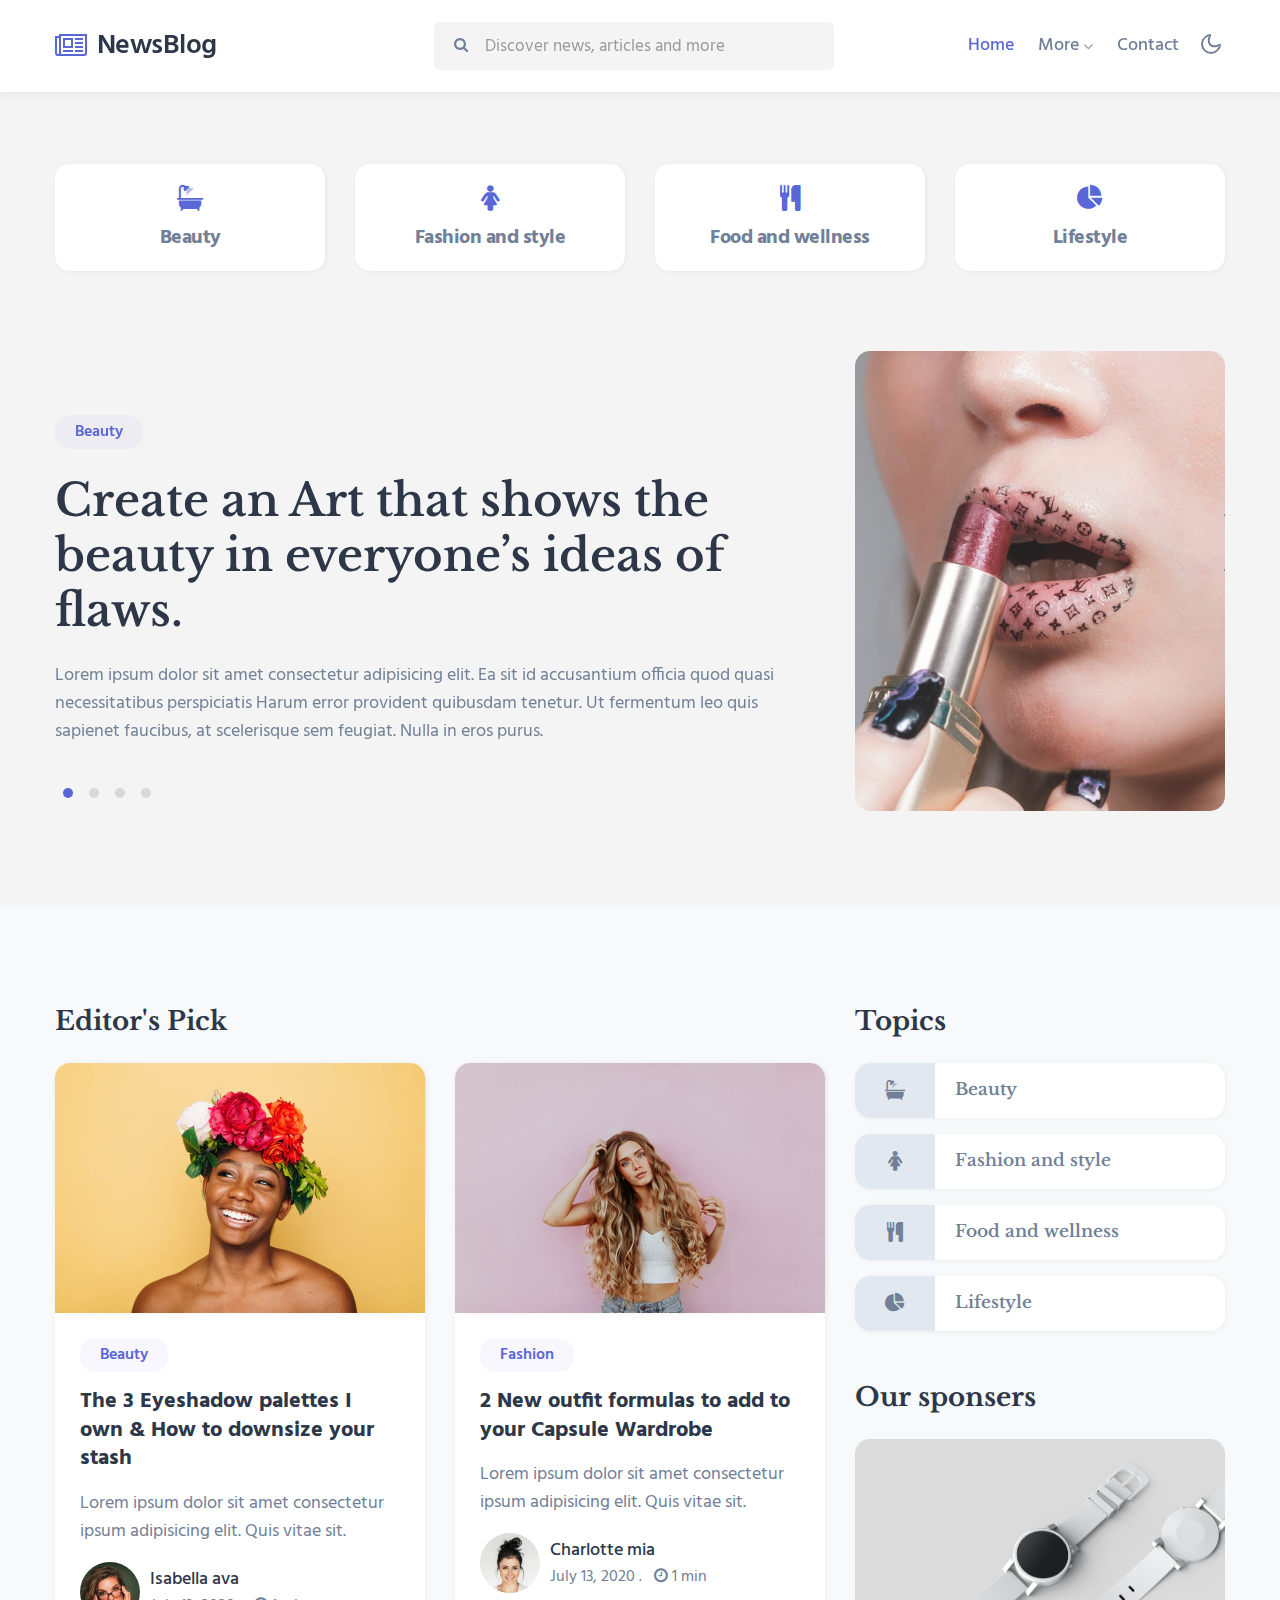
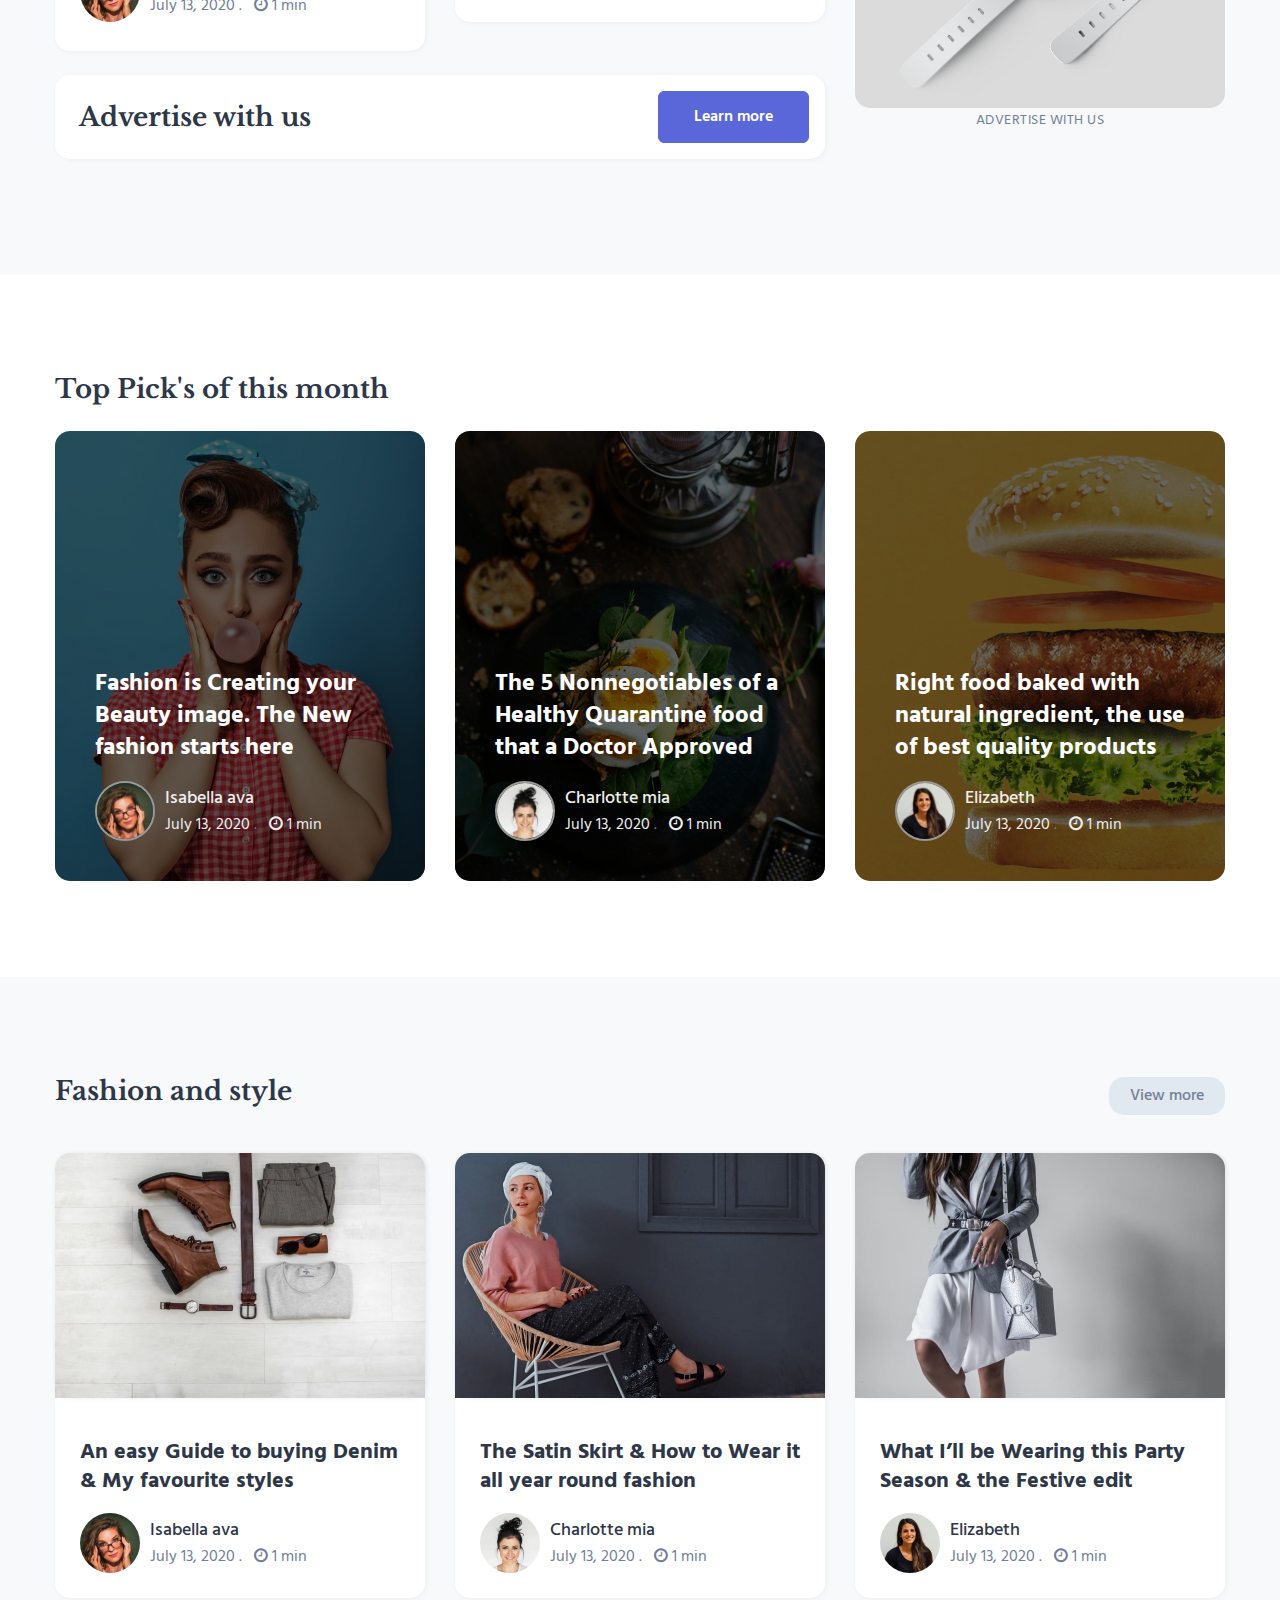
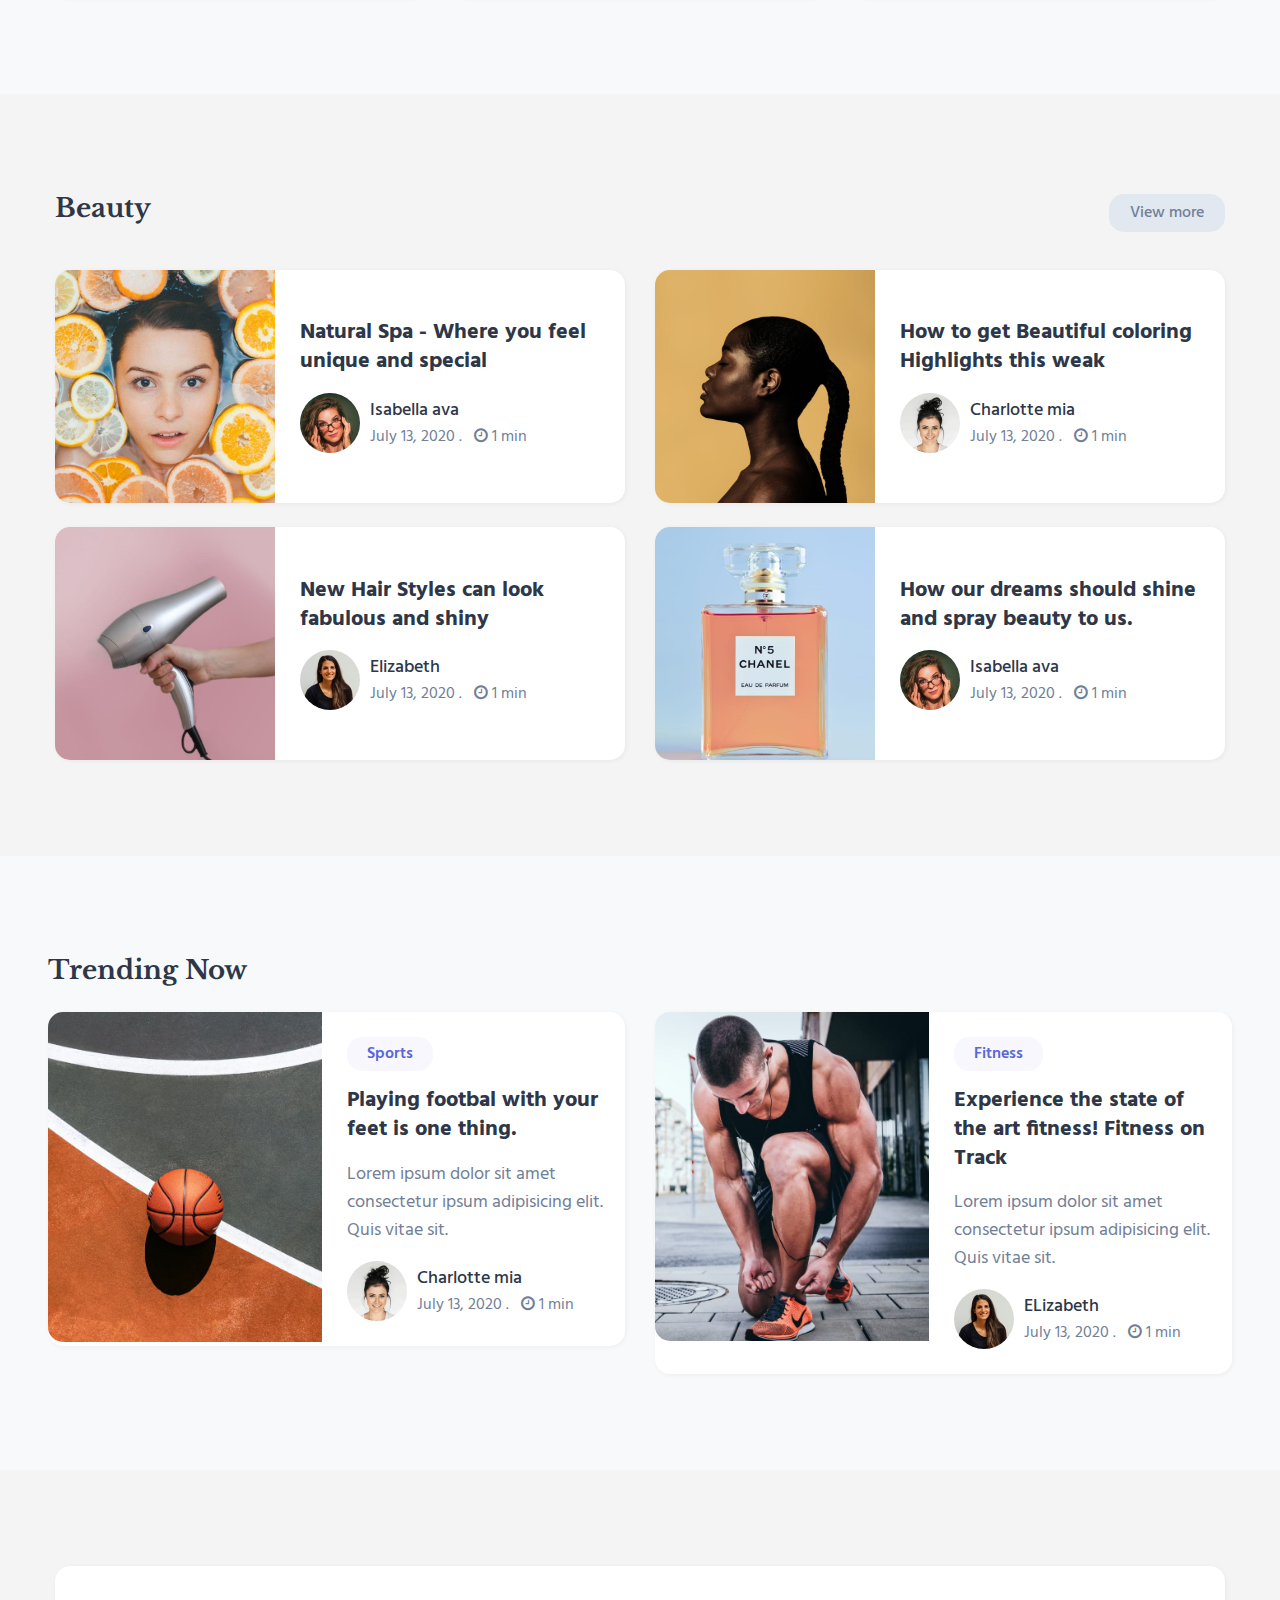
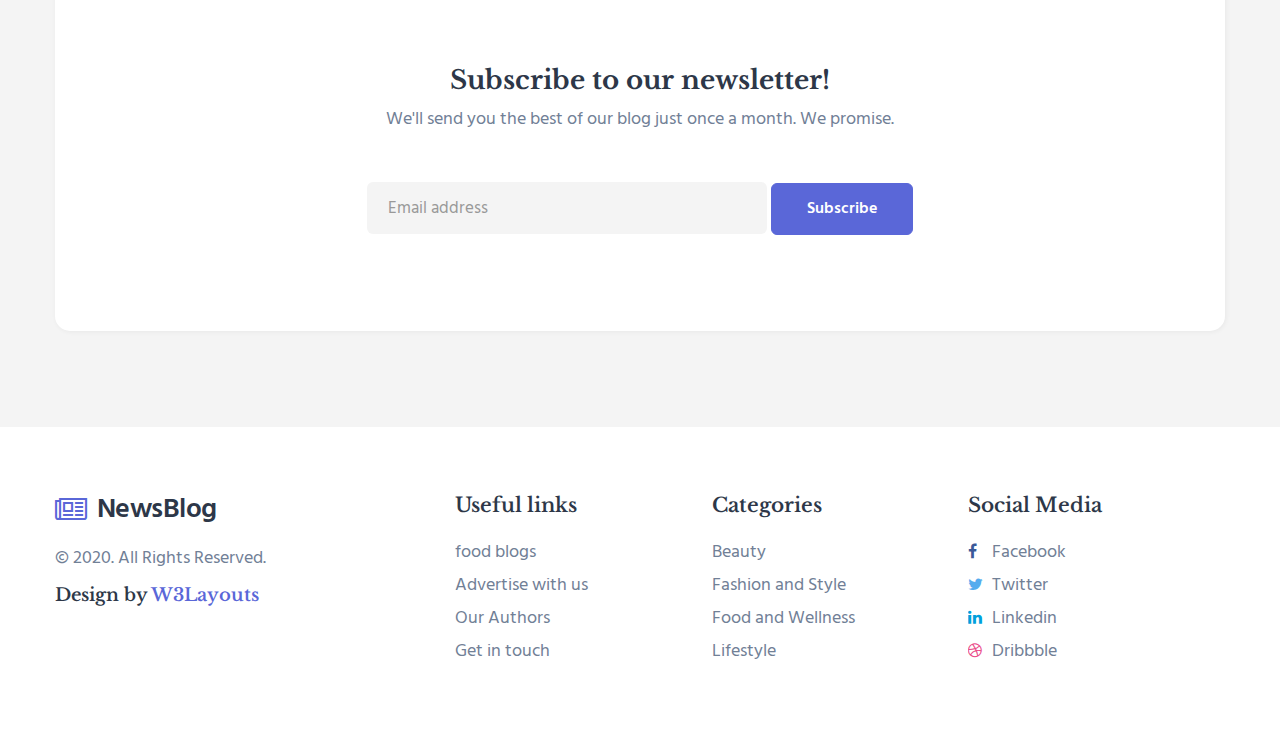
<file: additional/template/newsblog-starter_Free11-08-2020_139759751/starter/index.html>
<!--
Author: W3layouts
Author URL: http://w3layouts.com
-->
<!doctype html>
<html lang="en">
  <head>
    <!-- Required meta tags -->
    <meta charset="utf-8">
    <meta name="viewport" content="width=device-width, initial-scale=1, shrink-to-fit=no">

    <title>NewsBlog a Blog Category Bootstrap Responsive Website Template | Home : W3layouts</title>

    <link href="//fonts.googleapis.com/css2?family=Hind:wght@300;400;500;600&display=swap" rel="stylesheet">
    <link href="//fonts.googleapis.com/css2?family=Libre+Baskerville:wght@400;700&display=swap" rel="stylesheet">

    <!-- Template CSS -->
    <link rel="stylesheet" href="assets/css/style-starter.css">
  </head>
  <body>
<!-- header -->
<header class="w3l-header">
	<div class="container">
	<!--/nav-->
	<nav class="navbar navbar-expand-lg navbar-light fill px-lg-0 py-0 px-sm-3 px-0">
			<a class="navbar-brand" href="index.html">
				<span class="fa fa-newspaper-o"></span> NewsBlog</a>
			<!-- if logo is image enable this   
						<a class="navbar-brand" href="#index.html">
							<img src="image-path" alt="Your logo" title="Your logo" style="height:35px;" />
						</a> -->

			
			<button class="navbar-toggler collapsed" type="button" data-toggle="collapse"
				data-target="#navbarSupportedContent" aria-controls="navbarSupportedContent" aria-expanded="false"
				aria-label="Toggle navigation">
				<!-- <span class="navbar-toggler-icon"></span> -->
				<span class="fa icon-expand fa-bars"></span>
				<span class="fa icon-close fa-times"></span>
			</button>

			<div class="collapse navbar-collapse" id="navbarSupportedContent">
				<nav class="mx-auto">
					<div class="search-bar">
						<form class="search">
							<input type="search" class="search__input" name="search" placeholder="Discover news, articles and more"
								onload="equalWidth()" required>
							<span class="fa fa-search search__icon"></span>
						</form>
					</div>
				</nav>
				<ul class="navbar-nav">
					<li class="nav-item active">
						<a class="nav-link" href="index.html">Home</a>
					</li>
					<li class="nav-item dropdown @@pages__active">
						<a class="nav-link dropdown-toggle" href="#" id="navbarDropdown" role="button"
							data-toggle="dropdown" aria-haspopup="true" aria-expanded="false">
							More <span class="fa fa-angle-down"></span>
						</a>
						<div class="dropdown-menu" aria-labelledby="navbarDropdown">
							<a class="dropdown-item @@b__active" href="beauty.html">Beauty</a>
							<a class="dropdown-item @@fa__active" href="fashion.html">Fashion & Style</a>
                            <a class="dropdown-item @@b__active" href="fashion.html">Food and wellness</a>
                            <a class="dropdown-item @@fa__active" href="fashion.html">Lifestyle</a>
                        </div>
					</li>
					<li class="nav-item @@contact__active">
						<a class="nav-link" href="contact.html">Contact</a>
					</li>
				</ul>
			</div>
			<!-- toggle switch for light and dark theme -->
			<div class="mobile-position">
				<nav class="navigation">
					<div class="theme-switch-wrapper">
						<label class="theme-switch" for="checkbox">
							<input type="checkbox" id="checkbox">
							<div class="mode-container">
								<i class="gg-sun"></i>
								<i class="gg-moon"></i>
							</div>
						</label>
					</div>
				</nav>
			</div>
			<!-- //toggle switch for light and dark theme -->
		</nav>
	</div>
	<!--//nav-->
</header>
<!-- //header -->
<!-- /homeblock1-->
<section class="w3l-homeblock1 py-sm-5 py-4">
    <div class="container py-md-4">
        <div class="grids-area-hny main-cont-wthree-fea row">
            <div class="col-lg-3 col-6 grids-feature">
                <a href="beauty.html">
                    <div class="area-box">
                        <span class="fa fa-bath"></span>
                        <h4 class="title-head">Beauty</h4>
                    </div>
                </a>
            </div>
            <div class="col-lg-3 col-6 grids-feature">
                <a href="fashion.html">
                    <div class="area-box">
                        <span class="fa fa-female"></span>
                        <h4 class="title-head">Fashion and style</h4>
                    </div>
                </a>
            </div>
            <div class="col-lg-3 col-6 grids-feature mt-lg-0 mt-md-4 mt-3">
                <a href="#food">
                    <div class="area-box">
                        <span class="fa fa-cutlery"></span>
                        <h4 class="title-head">Food and wellness</h4>
                    </div>
                </a>
            </div>
            <div class="col-lg-3 col-6 grids-feature mt-lg-0 mt-md-4 mt-3">
                <a href="#lifsetyle">
                    <div class="area-box">
                        <span class="fa fa-pie-chart"></span>
                        <h4 class="title-head">Lifestyle</h4>
                    </div>
                </a>
            </div>
        </div>
    </div>
</section>
<!-- //homeblock1-->

<section class="w3l-testimonials" id="testimonials">
    <!-- main-slider -->
    <div class="testimonials pt-2 pb-5">
        <div class="container pb-lg-5">
            <div class="owl-testimonial owl-carousel owl-theme mb-md-0 mb-sm-5 mb-4">
                <div class="item">
                    <div class="row slider-info">
                        <div class="col-lg-8 message-info align-self">
                            <span class="label-blue mb-sm-4 mb-3">Beauty</span>
                            <h3 class="title-big mb-4">Create an Art that shows the beauty in everyone’s ideas of flaws.
                            </h3>
                            <p class="message">Lorem ipsum dolor sit amet consectetur adipisicing elit. Ea
                                sit id accusantium officia quod quasi necessitatibus perspiciatis Harum error
                                provident quibusdam tenetur. Ut fermentum leo quis sapienet faucibus, at
                                scelerisque sem feugiat. Nulla in eros purus.</p>
                        </div>
                        <div class="col-lg-4 col-md-8 img-circle mt-lg-0 mt-4">
                            <img src="assets/images/beauty.jpg" class="img-fluid radius-image-full" alt="client image">
                        </div>
                    </div>
                </div>
                <div class="item">
                    <div class="row slider-info">
                        <div class="col-lg-8 message-info align-self">
                            <span class="label-blue mb-sm-4 mb-3">Fashion and Style</span>
                            <h3 class="title-big mb-4">Addicted to Fashion is the Armor to survive the reality of
                                Everyday Life.
                            </h3>
                            <p class="message">Lorem ipsum dolor sit amet consectetur adipisicing elit. Ea
                                sit id accusantium officia quod quasi necessitatibus perspiciatis Harum error
                                provident quibusdam tenetur. Ut fermentum leo quis sapienet faucibus, at
                                scelerisque sem feugiat. Nulla in eros purus.</p>
                        </div>
                        <div class="col-lg-4 col-md-8 img-circle mt-lg-0 mt-4">
                            <img src="assets/images/fashion.jpg" class="img-fluid radius-image-full" alt="client image">
                        </div>
                    </div>
                </div>
                <div class="item">
                    <div class="row slider-info">
                        <div class="col-lg-8 message-info align-self">
                            <span class="label-blue mb-sm-4 mb-3">Food and Wellness</span>
                            <h3 class="title-big mb-4">Create healthy habits, not restrictions. Wellness is a taste of
                                being.
                            </h3>
                            <p class="message">Lorem ipsum dolor sit amet consectetur adipisicing elit. Ea
                                sit id accusantium officia quod quasi necessitatibus perspiciatis Harum error
                                provident quibusdam tenetur. Ut fermentum leo quis sapienet faucibus, at
                                scelerisque sem feugiat. Nulla in eros purus.</p>
                        </div>
                        <div class="col-lg-4 col-md-8 img-circle mt-lg-0 mt-4">
                            <img src="assets/images/food.jpg" class="img-fluid radius-image-full" alt="client image">
                        </div>
                    </div>
                </div>
                <div class="item">
                    <div class="row slider-info">
                        <div class="col-lg-8 message-info align-self">
                            <span class="label-blue mb-sm-4 mb-3">Lifestyle</span>
                            <h3 class="title-big mb-4">To succeed in Life, you need 3 things : a wishbone, a backbone, a
                                funny bone.
                            </h3>
                            <p class="message">Lorem ipsum dolor sit amet consectetur adipisicing elit. Ea
                                sit id accusantium officia quod quasi necessitatibus perspiciatis Harum error
                                provident quibusdam tenetur. Ut fermentum leo quis sapienet faucibus, at
                                scelerisque sem feugiat. Nulla in eros purus.</p>
                        </div>
                        <div class="col-lg-4 col-md-8 img-circle mt-lg-0 mt-4">
                            <img src="assets/images/lifestyle.jpg" class="img-fluid radius-image-full"
                                alt="client image">
                        </div>
                    </div>
                </div>
            </div>
        </div>
    </div>
    <!-- /main-slider -->
</section>
<div class="w3l-homeblock2 py-5">
    <div class="container py-lg-5 py-md-4">
        <!-- block -->
        <div class="row">
            <div class="col-lg-8">
                <h3 class="section-title-left mb-4"> Editor's Pick </h3>
                <div class="row">
                    <div class="col-lg-6 col-md-6 item">
                        <div class="card">
                            <div class="card-header p-0 position-relative">
                                <a href="#blog-single.html">
                                    <img class="card-img-bottom d-block radius-image-full"
                                        src="assets/images/image1.jpg" alt="Card image cap">
                                </a>
                            </div>
                            <div class="card-body blog-details">
                                <span class="label-blue">Beauty</span>
                                <a href="#blog-single.html" class="blog-desc">The 3 Eyeshadow palettes I own & How to
                                    downsize your stash
                                </a>
                                <p>Lorem ipsum dolor sit amet consectetur ipsum adipisicing elit. Quis
                                    vitae sit.</p>
                                <div class="author align-items-center mt-3 mb-1">
                                    <img src="assets/images/a1.jpg" alt="" class="img-fluid rounded-circle" />
                                    <ul class="blog-meta">
                                        <li>
                                            <a href="author.html">Isabella ava</a> </a>
                                        </li>
                                        <li class="meta-item blog-lesson">
                                            <span class="meta-value"> July 13, 2020 </span>. <span
                                                class="meta-value ml-2"><span class="fa fa-clock-o"></span> 1 min</span>
                                        </li>
                                    </ul>
                                </div>
                            </div>
                        </div>
                    </div>
                    <div class="col-lg-6 col-md-6 mt-md-0 mt-sm-5 mt-4">
                        <div class="card">
                            <div class="card-header p-0 position-relative">
                                <a href="#blog-single.html">
                                    <img class="card-img-bottom d-block radius-image-full"
                                        src="assets/images/image2.jpg" alt="Card image cap">
                                </a>
                            </div>
                            <div class="card-body blog-details">
                                <span class="label-blue">Fashion</span>
                                <a href="#blog-single.html" class="blog-desc">2 New outfit formulas to add to your
                                    Capsule Wardrobe
                                </a>
                                <p>Lorem ipsum dolor sit amet consectetur ipsum adipisicing elit. Quis
                                    vitae sit.</p>
                                <div class="author align-items-center mt-3 mb-1">
                                    <img src="assets/images/a2.jpg" alt="" class="img-fluid rounded-circle" />
                                    <ul class="blog-meta">
                                        <li>
                                            <a href="author.html">Charlotte mia</a> </a>
                                        </li>
                                        <li class="meta-item blog-lesson">
                                            <span class="meta-value"> July 13, 2020 </span>. <span
                                                class="meta-value ml-2"><span class="fa fa-clock-o"></span> 1 min</span>
                                        </li>
                                    </ul>
                                </div>
                            </div>
                        </div>
                    </div>
                </div>
                <div class="mt-4 left-right bg-clr-white p-3">
                    <h3 class="section-title-left align-self pl-2 mb-sm-0 mb-3">Advertise with us </h3>
                    <a class="btn btn-style btn-primary" href="#url">Learn more</a>
                </div>
            </div>
            <div class="col-lg-4 trending mt-lg-0 mt-5">
                <div class="topics">
                    <h3 class="section-title-left mb-4"> Topics</h3>
                    <a href="beauty.html" class="topics-list">
                        <div class="list1">
                            <span class="fa fa-bath"></span>
                            <h4>Beauty</h4>
                        </div>
                    </a>
                    <a href="fashion.html" class="topics-list mt-3">
                        <div class="list1">
                            <span class="fa fa-female"></span>
                            <h4>Fashion and style</h4>
                        </div>
                    </a>
                    <a href="#food" class="topics-list mt-3">
                        <div class="list1">
                            <span class="fa fa-cutlery"></span>
                            <h4>Food and wellness</h4>
                        </div>
                    </a>
                    <a href="#lifestyle" class="topics-list mt-3">
                        <div class="list1">
                            <span class="fa fa-pie-chart"></span>
                            <h4>Lifestyle</h4>
                        </div>
                    </a>
                </div>
                <div class="sponsers mt-5">
                    <h3 class="section-title-left mb-4"> Our sponsers</h3>
                    <a href="#ad-banner"><img src="assets/images/ad.jpg" alt="" class="img-fluid radius-image-full" /></a>
                    <a href="#advertise" class="text-center d-block text-uppercase">Advertise with us </a>
                </div>
            </div>
        </div>
    </div>
</div>
<div class="w3l-homeblock3 py-5">
    <div class="container py-lg-5 py-md-4">
        <h3 class="section-title-left mb-4"> Top Pick's of this month </h3>
        <div class="row top-pics">
            <div class="col-lg-4 col-md-6">
                <div class="top-pic1">
                    <div class="card-body blog-details">
                        <a href="#blog-single.html" class="blog-desc">Fashion is
                            Creating your Beauty image. The New fashion starts here
                        </a>
                        <div class="author align-items-center">
                            <img src="assets/images/a1.jpg" alt="" class="img-fluid rounded-circle" />
                            <ul class="blog-meta">
                                <li>
                                    <a href="author.html">Isabella ava</a> </a>
                                </li>
                                <li class="meta-item blog-lesson">
                                    <span class="meta-value"> July 13, 2020 </span>. <span
                                        class="meta-value ml-2"><span class="fa fa-clock-o"></span> 1 min</span>
                                </li>
                            </ul>
                        </div>
                    </div>
                </div>
            </div>
            <div class="col-lg-4 col-md-6 mt-md-0 mt-4">
                <div class="top-pic2">
                    <div class="card-body blog-details">
                        <a href="#blog-single.html" class="blog-desc">The 5 Nonnegotiables of a Healthy Quarantine food that a Doctor Approved
                        </a>
                        <div class="author align-items-center">
                            <img src="assets/images/a2.jpg" alt="" class="img-fluid rounded-circle" />
                            <ul class="blog-meta">
                                <li>
                                    <a href="author.html">Charlotte mia</a> </a>
                                </li>
                                <li class="meta-item blog-lesson">
                                    <span class="meta-value"> July 13, 2020 </span>. <span
                                        class="meta-value ml-2"><span class="fa fa-clock-o"></span> 1 min</span>
                                </li>
                            </ul>
                        </div>
                    </div>
                </div>
            </div>
            <div class="col-lg-4 col-md-6 mt-lg-0 mt-4">
                <div class="top-pic3">
                    <div class="card-body blog-details">
                        <a href="#blog-single.html" class="blog-desc"> Right food baked with natural ingredient, the use of best quality products
                        </a>
                        <div class="author align-items-center">
                            <img src="assets/images/a3.jpg" alt="" class="img-fluid rounded-circle" />
                            <ul class="blog-meta">
                                <li>
                                    <a href="author.html">Elizabeth</a> </a>
                                </li>
                                <li class="meta-item blog-lesson">
                                    <span class="meta-value"> July 13, 2020 </span>. <span
                                        class="meta-value ml-2"><span class="fa fa-clock-o"></span> 1 min</span>
                                </li>
                            </ul>
                        </div>
                    </div>
                </div>
            </div>
        </div>
    </div>
</div>
<div class="w3l-homeblock2 py-5">
    <div class="container py-lg-5 py-md-4">
        <!-- block -->
        <div class="left-right">
            <h3 class="section-title-left mb-sm-4 mb-2"> Fashion and style</h3>
            <a href="fashiom.html" class="more btn btn-small mb-sm-0 mb-4">View more</a>
        </div>
        <div class="row">
            <div class="col-lg-4 col-md-6 item">
                <div class="card">
                    <div class="card-header p-0 position-relative">
                        <a href="#blog-single.html">
                            <img class="card-img-bottom d-block radius-image-full" src="assets/images/fashion1.jpg"
                                alt="Card image cap">
                        </a>
                    </div>
                    <div class="card-body blog-details">
                        <a href="#blog-single.html" class="blog-desc">An easy Guide to buying Denim & My favourite styles
                        </a>
                        <div class="author align-items-center">
                            <img src="assets/images/a1.jpg" alt="" class="img-fluid rounded-circle" />
                            <ul class="blog-meta">
                                <li>
                                    <a href="author.html">Isabella ava</a> </a>
                                </li>
                                <li class="meta-item blog-lesson">
                                    <span class="meta-value"> July 13, 2020 </span>. <span
                                        class="meta-value ml-2"><span class="fa fa-clock-o"></span> 1 min</span>
                                </li>
                            </ul>
                        </div>
                    </div>
                </div>
            </div>
            <div class="col-lg-4 col-md-6 mt-md-0 mt-4">
                <div class="card">
                    <div class="card-header p-0 position-relative">
                        <a href="#blog-single.html">
                            <img class="card-img-bottom d-block radius-image-full" src="assets/images/fashion2.jpg"
                                alt="Card image cap">
                        </a>
                    </div>
                    <div class="card-body blog-details">
                        <a href="#blog-single.html" class="blog-desc">The Satin Skirt & How to Wear it all year round fashion
                        </a>
                        <div class="author align-items-center">
                            <img src="assets/images/a2.jpg" alt="" class="img-fluid rounded-circle" />
                            <ul class="blog-meta">
                                <li>
                                    <a href="author.html">Charlotte mia</a> </a>
                                </li>
                                <li class="meta-item blog-lesson">
                                    <span class="meta-value"> July 13, 2020 </span>. <span
                                        class="meta-value ml-2"><span class="fa fa-clock-o"></span> 1 min</span>
                                </li>
                            </ul>
                        </div>
                    </div>
                </div>
            </div>
            <div class="col-lg-4 col-md-6 mt-md-0 mt-4">
                <div class="card">
                    <div class="card-header p-0 position-relative">
                        <a href="#blog-single.html">
                            <img class="card-img-bottom d-block radius-image-full" src="assets/images/fashion3.jpg"
                                alt="Card image cap">
                        </a>
                    </div>
                    <div class="card-body blog-details">
                        <a href="#blog-single.html" class="blog-desc">What I’ll be Wearing this Party Season & the Festive edit
                        </a>
                        <div class="author align-items-center">
                            <img src="assets/images/a3.jpg" alt="" class="img-fluid rounded-circle" />
                            <ul class="blog-meta">
                                <li>
                                    <a href="author.html">Elizabeth</a> </a>
                                </li>
                                <li class="meta-item blog-lesson">
                                    <span class="meta-value"> July 13, 2020 </span>. <span
                                        class="meta-value ml-2"><span class="fa fa-clock-o"></span> 1 min</span>
                                </li>
                            </ul>
                        </div>
                    </div>
                </div>
            </div>
        </div>
    </div>
</div>
<div class="w3l-homeblock2 w3l-homeblock5 py-5">
    <div class="container py-lg-5 py-md-4">
        <!-- block -->
        <div class="left-right">
            <h3 class="section-title-left mb-sm-4 mb-2"> Beauty</h3>
            <a href="beauty.html" class="more btn btn-small mb-sm-0 mb-4">View more</a>
        </div>
        <div class="row">
            <div class="col-lg-6">
                <div class="bg-clr-white hover-box">
                    <div class="row">
                        <div class="col-sm-5 position-relative">
                            <a href="#blog-single.html" class="image-mobile">
                                <img class="card-img-bottom d-block radius-image-full" src="assets/images/beauty1.jpg"
                                    alt="Card image cap">
                            </a>
                        </div>
                        <div class="col-sm-7 card-body blog-details align-self">
                            <a href="#blog-single.html" class="blog-desc">Natural Spa - Where you feel unique and special
                            </a>
                            <div class="author align-items-center">
                                <img src="assets/images/a1.jpg" alt="" class="img-fluid rounded-circle" />
                                <ul class="blog-meta">
                                    <li>
                                        <a href="author.html">Isabella ava</a> </a>
                                    </li>
                                    <li class="meta-item blog-lesson">
                                        <span class="meta-value"> July 13, 2020 </span>. <span
                                            class="meta-value ml-2"><span class="fa fa-clock-o"></span> 1 min</span>
                                    </li>
                                </ul>
                            </div>
                        </div>
                    </div>
                </div>
            </div>
            <div class="col-lg-6 mt-lg-0 mt-4">
                <div class="bg-clr-white hover-box">
                    <div class="row">
                        <div class="col-sm-5 position-relative">
                            <a href="#blog-single.html" class="image-mobile">
                                <img class="card-img-bottom d-block radius-image-full" src="assets/images/beauty2.jpg"
                                    alt="Card image cap">
                            </a>
                        </div>
                        <div class="col-sm-7 card-body blog-details align-self">
                            <a href="#blog-single.html" class="blog-desc">How to get Beautiful coloring Highlights this weak
                            </a>
                            <div class="author align-items-center">
                                <img src="assets/images/a2.jpg" alt="" class="img-fluid rounded-circle" />
                                <ul class="blog-meta">
                                    <li>
                                        <a href="author.html">Charlotte mia</a> </a>
                                    </li>
                                    <li class="meta-item blog-lesson">
                                        <span class="meta-value"> July 13, 2020 </span>. <span
                                            class="meta-value ml-2"><span class="fa fa-clock-o"></span> 1 min</span>
                                    </li>
                                </ul>
                            </div>
                        </div>
                    </div>
                </div>
            </div>
            <div class="col-lg-6 mt-4">
                <div class="bg-clr-white hover-box">
                    <div class="row">
                        <div class="col-sm-5 position-relative">
                            <a href="#blog-single.html" class="image-mobile">
                                <img class="card-img-bottom d-block radius-image-full" src="assets/images/beauty3.jpg"
                                    alt="Card image cap">
                            </a>
                        </div>
                        <div class="col-sm-7 card-body blog-details align-self">
                            <a href="#blog-single.html" class="blog-desc">New Hair Styles can look fabulous and shiny
                            </a>
                            <div class="author align-items-center">
                                <img src="assets/images/a3.jpg" alt="" class="img-fluid rounded-circle" />
                                <ul class="blog-meta">
                                    <li>
                                        <a href="author.html">Elizabeth</a> </a>
                                    </li>
                                    <li class="meta-item blog-lesson">
                                        <span class="meta-value"> July 13, 2020 </span>. <span
                                            class="meta-value ml-2"><span class="fa fa-clock-o"></span> 1 min</span>
                                    </li>
                                </ul>
                            </div>
                        </div>
                    </div>
                </div>
            </div>
            <div class="col-lg-6 mt-4">
                <div class="bg-clr-white hover-box">
                    <div class="row">
                        <div class="col-sm-5 position-relative">
                            <a href="#blog-single.html" class="image-mobile">
                                <img class="card-img-bottom d-block radius-image-full" src="assets/images/beauty4.jpg"
                                    alt="Card image cap">
                            </a>
                        </div>
                        <div class="col-sm-7 card-body blog-details align-self">
                            <a href="#blog-single.html" class="blog-desc">How our dreams should shine and spray beauty to us.</a>
                            <div class="author align-items-center">
                                <img src="assets/images/a1.jpg" alt="" class="img-fluid rounded-circle" />
                                <ul class="blog-meta">
                                    <li>
                                        <a href="author.html">Isabella ava</a> </a>
                                    </li>
                                    <li class="meta-item blog-lesson">
                                        <span class="meta-value"> July 13, 2020 </span>. <span
                                            class="meta-value ml-2"><span class="fa fa-clock-o"></span> 1 min</span>
                                    </li>
                                </ul>
                            </div>
                        </div>
                    </div>
                </div>
            </div>
        </div>
    </div>
</div>
<div class="w3l-homeblock2 w3l-homeblock6 py-5">
    <div class="container-fluid px-sm-5 py-lg-5 py-md-4">
        <!-- block -->
            <h3 class="section-title-left mb-4"> Trending Now</h3>
        <div class="row">
            <div class="col-lg-6">
                <div class="bg-clr-white hover-box">
                    <div class="row">
                        <div class="col-sm-6 position-relative">
                            <a href="#blog-single.html">
                                <img class="card-img-bottom d-block radius-image-full" src="assets/images/trending1.jpg"
                                    alt="Card image cap">
                            </a>
                        </div>
                        <div class="col-sm-6 card-body blog-details align-self">
                            <span class="label-blue">Sports</span>
                            <a href="#blog-single.html" class="blog-desc">Playing footbal with your feet is one thing.
                            </a>
                            <p>Lorem ipsum dolor sit amet consectetur ipsum adipisicing elit. Quis
                                vitae sit.</p>
                            <div class="author align-items-center mt-3">
                                <img src="assets/images/a2.jpg" alt="" class="img-fluid rounded-circle" />
                                <ul class="blog-meta">
                                    <li>
                                        <a href="author.html">Charlotte mia</a> </a>
                                    </li>
                                    <li class="meta-item blog-lesson">
                                        <span class="meta-value"> July 13, 2020 </span>. <span
                                            class="meta-value ml-2"><span class="fa fa-clock-o"></span> 1 min</span>
                                    </li>
                                </ul>
                            </div>
                        </div>
                    </div>
                </div>
            </div>
            <div class="col-lg-6 mt-lg-0 mt-4">
                <div class="bg-clr-white hover-box">
                    <div class="row">
                        <div class="col-sm-6 position-relative">
                            <a href="#blog-single.html">
                                <img class="card-img-bottom d-block radius-image-full" src="assets/images/trending2.jpg"
                                    alt="Card image cap">
                            </a>
                        </div>
                        <div class="col-sm-6 card-body blog-details align-self">
                            <span class="label-blue">Fitness</span>
                            <a href="#blog-single.html" class="blog-desc">Experience the state of the art fitness! Fitness on Track </a>
                            <p>Lorem ipsum dolor sit amet consectetur ipsum adipisicing elit. Quis
                                vitae sit.</p>
                            <div class="author align-items-center mt-3">
                                <img src="assets/images/a3.jpg" alt="" class="img-fluid rounded-circle" />
                                <ul class="blog-meta">
                                    <li>
                                        <a href="author.html">ELizabeth</a> </a>
                                    </li>
                                    <li class="meta-item blog-lesson">
                                        <span class="meta-value"> July 13, 2020 </span>. <span
                                            class="meta-value ml-2"><span class="fa fa-clock-o"></span> 1 min</span>
                                    </li>
                                </ul>
                            </div>
                        </div>
                    </div>
                </div>
            </div>
        </div>
    </div>
</div>
<div class="w3l-subscribe py-5">
    <div class="container py-lg-5 py-md-4">
        <div class="w3l-subscribe-content text-center bg-clr-white py-md-5 py-2">
            <div class="py-5">
                <h3 class="section-title-left mb-2">Subscribe to our newsletter!</h3>
                <p class="mb-md-5 mb-4">We'll send you the best of our blog just once a month. We promise. </p>
                <form action="#" method="GET" class="subscribe">
                    <input type="email" class="subscribe_input" name="search" placeholder="Email address" required="">
                    <button class="btn btn-style btn-primary">Subscribe</button>
                </form>
            </div>
        </div>
    </div>
</div>
<!-- footer-28 block -->
<section class="app-footer">
  <footer class="footer-28 py-5">
    <div class="footer-bg-layer">
      <div class="container py-lg-3">
        <div class="row footer-top-28">
          <div class="col-lg-4 footer-list-28 copy-right mb-lg-0 mb-sm-5 mt-sm-0 mt-4">
            <a class="navbar-brand mb-3" href="index.html">
              <span class="fa fa-newspaper-o"></span> NewsBlog</a>
            <p class="copy-footer-28"> © 2020. All Rights Reserved. </p>
            <h5 class="mt-2">Design by <a href="https://w3layouts.com/">W3Layouts</a></h5>
          </div>
          <div class="col-lg-8 row">
            <div class="col-sm-4 col-6 footer-list-28">
              <h6 class="footer-title-28">Useful links</h6>
              <ul>
                <li><a href="#categories">food blogs</a></li>
                <li><a href="#advertise">Advertise with us</a></li>
                <li><a href="#authors">Our Authors</a></li>
                <li><a href="contact.html">Get in touch</a></li>
              </ul>
            </div>
            <div class="col-sm-4 col-6 footer-list-28">
              <h6 class="footer-title-28">Categories</h6>
              <ul>
                <li><a href="beauty.html">Beauty</a></li>
                <li><a href="fashion.html">Fashion and Style</a></li>
                <li><a href="#food"> Food and Wellness</a></li>
                <li><a href="#lifestyle">Lifestyle</a></li>
              </ul>
            </div>
            <div class="col-sm-4 col-6 footer-list-28 mt-sm-0 mt-4">
              <h6 class="footer-title-28">Social Media</h6>
              <ul class="social-icons">
                <li class="facebook">
                  <a href="#facebook"><span class="fa fa-facebook"></span> Facebook</a></li>
                <li class="twitter"> <a href="#twitter"><span class="fa fa-twitter"></span> Twitter</a></li>
                <li class="linkedin"> <a href="#linkedin"><span class="fa fa-linkedin"></span> Linkedin</a></li>
                <li class="dribbble"><a href="#dribbble"><span class="fa fa-dribbble"></span> Dribbble</a></li>
              </ul>

            </div>
          </div>
        </div>
      </div>
    </div>
    </div>
  </footer>

  <!-- move top -->
  <button onclick="topFunction()" id="movetop" title="Go to top">
    <span class="fa fa-angle-up"></span>
  </button>
  <script>
    // When the user scrolls down 20px from the top of the document, show the button
    window.onscroll = function () {
      scrollFunction()
    };

    function scrollFunction() {
      if (document.body.scrollTop > 20 || document.documentElement.scrollTop > 20) {
        document.getElementById("movetop").style.display = "block";
      } else {
        document.getElementById("movetop").style.display = "none";
      }
    }

    // When the user clicks on the button, scroll to the top of the document
    function topFunction() {
      document.body.scrollTop = 0;
      document.documentElement.scrollTop = 0;
    }
  </script>
  <!-- /move top -->
</section>
<!-- //footer-28 block -->

<!-- disable body scroll which navbar is in active -->
<script>
  $(function () {
    $('.navbar-toggler').click(function () {
      $('body').toggleClass('noscroll');
    })
  });
</script>
<!-- disable body scroll which navbar is in active -->

<!-- Template JavaScript -->
<script src="assets/js/jquery-3.3.1.min.js"></script>

<!-- theme changer js -->
<script src="assets/js/theme-change.js"></script>
<!-- //theme changer js -->

<!-- courses owlcarousel -->
<script src="assets/js/owl.carousel.js"></script>

<!-- script for testimonials -->
<script>
  $(document).ready(function () {
    $('.owl-testimonial').owlCarousel({
      loop: true,
      margin: 0,
      nav: true,
      responsiveClass: true,
      autoplay: false,
      autoplayTimeout: 5000,
      autoplaySpeed: 1000,
      autoplayHoverPause: false,
      responsive: {
        0: {
          items: 1,
          nav: false
        },
        480: {
          items: 1,
          nav: false
        },
        667: {
          items: 1,
          nav: true
        },
        1000: {
          items: 1,
          nav: true
        }
      }
    })
  })
</script>
<!-- //script for testimonials -->

<!-- bootstrap -->
<script src="assets/js/bootstrap.min.js"></script>

</body>

</html>
</file>
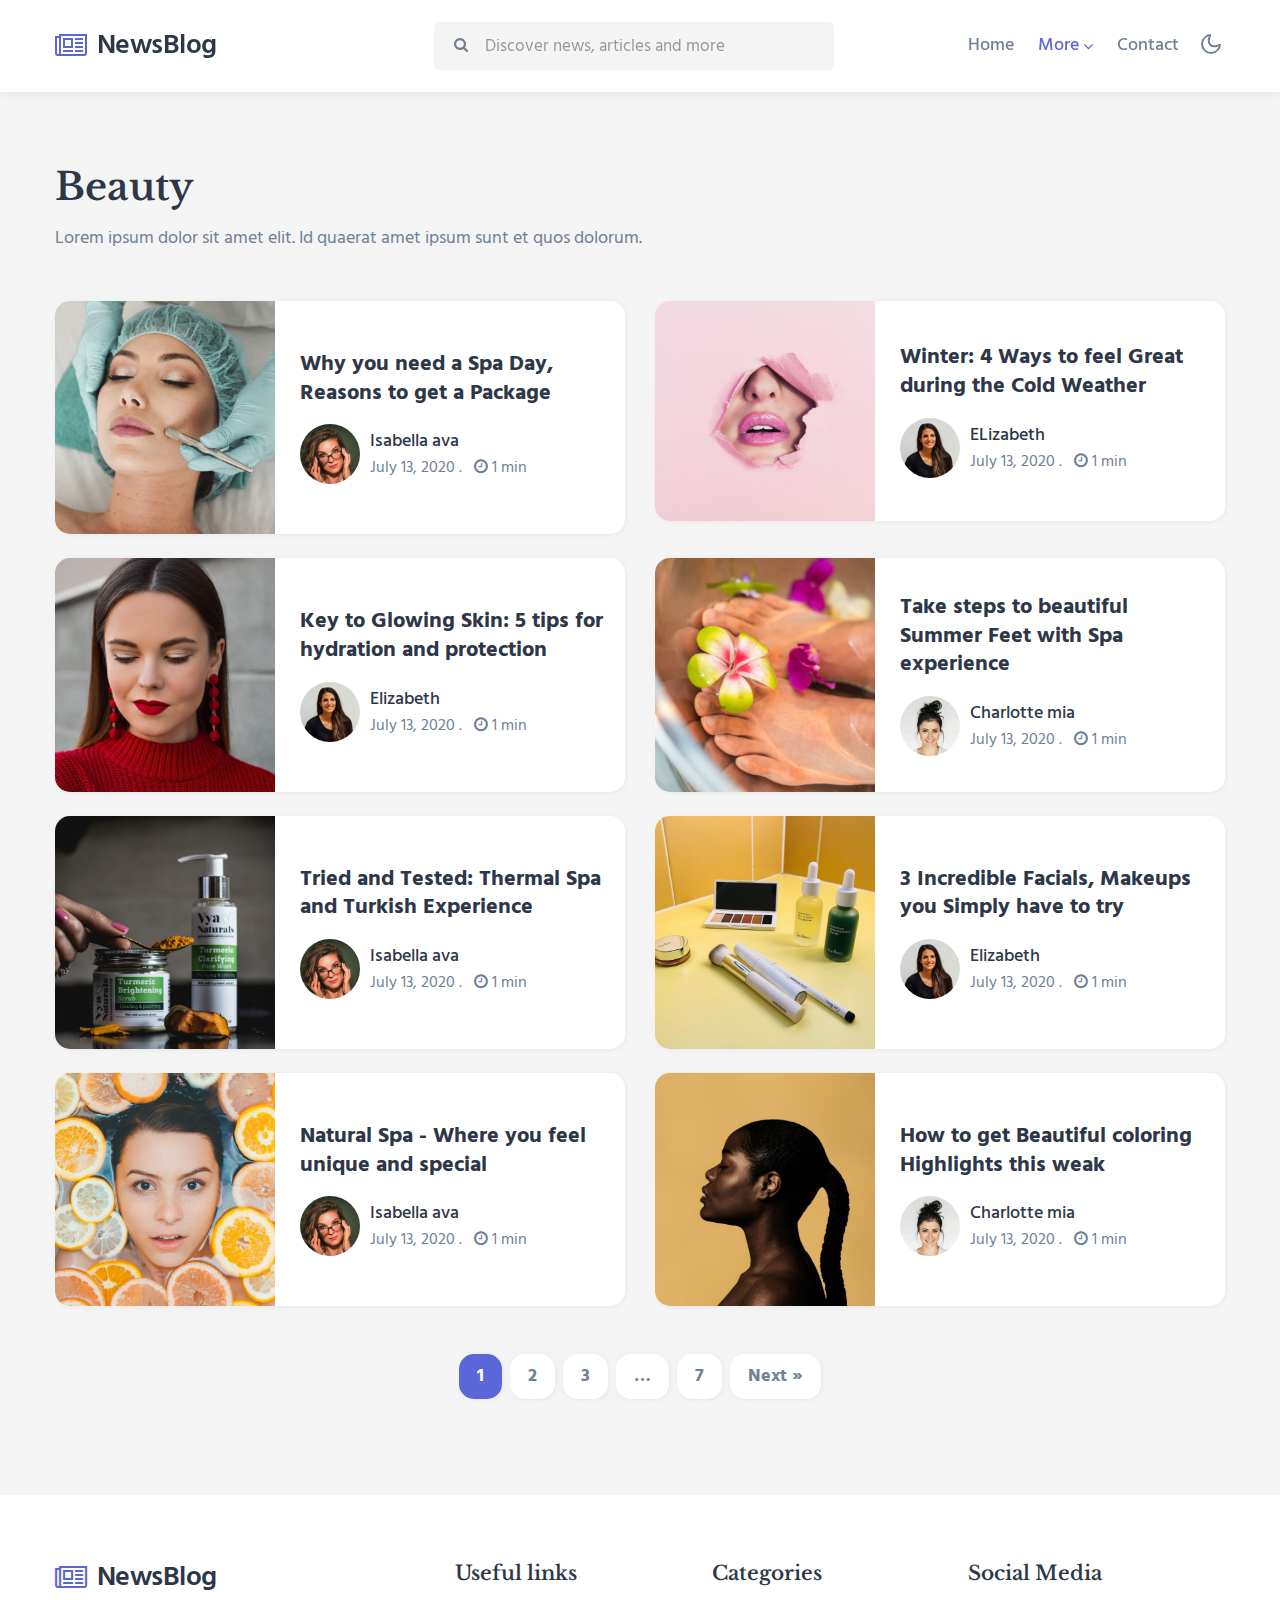
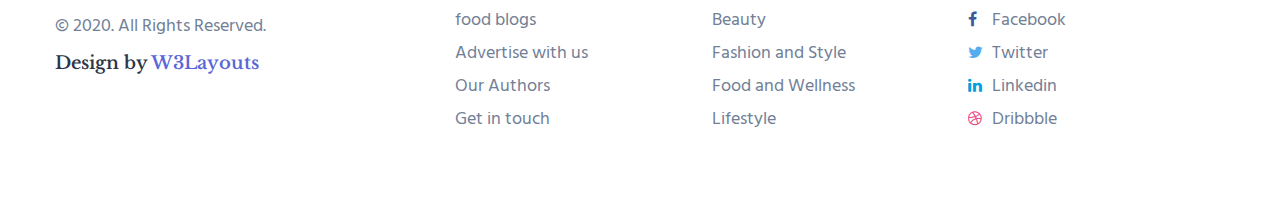
<file: additional/template/newsblog-starter_Free11-08-2020_139759751/starter/beauty.html>
<!--
Author: W3layouts
Author URL: http://w3layouts.com
-->
<!doctype html>
<html lang="en">
  <head>
    <!-- Required meta tags -->
    <meta charset="utf-8">
    <meta name="viewport" content="width=device-width, initial-scale=1, shrink-to-fit=no">

    <title>NewsBlog a Blog Category Bootstrap Responsive Website Template | Beauty : W3layouts</title>

    <link href="//fonts.googleapis.com/css2?family=Hind:wght@300;400;500;600&display=swap" rel="stylesheet">
    <link href="//fonts.googleapis.com/css2?family=Libre+Baskerville:wght@400;700&display=swap" rel="stylesheet">

    <!-- Template CSS -->
    <link rel="stylesheet" href="assets/css/style-starter.css">
  </head>
  <body>
<!-- header -->
<header class="w3l-header">
	<div class="container">
	<!--/nav-->
	<nav class="navbar navbar-expand-lg navbar-light fill px-lg-0 py-0 px-sm-3 px-0">
			<a class="navbar-brand" href="index.html">
				<span class="fa fa-newspaper-o"></span> NewsBlog</a>
			<!-- if logo is image enable this   
						<a class="navbar-brand" href="#index.html">
							<img src="image-path" alt="Your logo" title="Your logo" style="height:35px;" />
						</a> -->

			
			<button class="navbar-toggler collapsed" type="button" data-toggle="collapse"
				data-target="#navbarSupportedContent" aria-controls="navbarSupportedContent" aria-expanded="false"
				aria-label="Toggle navigation">
				<!-- <span class="navbar-toggler-icon"></span> -->
				<span class="fa icon-expand fa-bars"></span>
				<span class="fa icon-close fa-times"></span>
			</button>

			<div class="collapse navbar-collapse" id="navbarSupportedContent">
				<nav class="mx-auto">
					<div class="search-bar">
						<form class="search">
							<input type="search" class="search__input" name="search" placeholder="Discover news, articles and more"
								onload="equalWidth()" required>
							<span class="fa fa-search search__icon"></span>
						</form>
					</div>
				</nav>
				<ul class="navbar-nav">
					<li class="nav-item @@home__active">
						<a class="nav-link" href="index.html">Home</a>
					</li>
					<li class="nav-item dropdown active">
						<a class="nav-link dropdown-toggle" href="#" id="navbarDropdown" role="button"
							data-toggle="dropdown" aria-haspopup="true" aria-expanded="false">
							More <span class="fa fa-angle-down"></span>
						</a>
						<div class="dropdown-menu" aria-labelledby="navbarDropdown">
							<a class="dropdown-item active" href="beauty.html">Beauty</a>
							<a class="dropdown-item @@fa__active" href="fashion.html">Fashion & Style</a>
						</div>
					</li>
					<li class="nav-item @@contact__active">
						<a class="nav-link" href="contact.html">Contact</a>
					</li>
				</ul>
			</div>
			<!-- toggle switch for light and dark theme -->
			<div class="mobile-position">
				<nav class="navigation">
					<div class="theme-switch-wrapper">
						<label class="theme-switch" for="checkbox">
							<input type="checkbox" id="checkbox">
							<div class="mode-container">
								<i class="gg-sun"></i>
								<i class="gg-moon"></i>
							</div>
						</label>
					</div>
				</nav>
			</div>
			<!-- //toggle switch for light and dark theme -->
		</div>
	</nav>
	<!--//nav-->
</header>
<!-- //header -->
<div class="w3l-homeblock2 w3l-homeblock5 py-5">
    <div class="container pt-md-4 pb-md-5">
        <!-- block -->
        <h3 class="category-title mb-3"> Beauty</h3>
        <p class="mb-sm-5 mb-4 max-width">Lorem ipsum dolor sit amet elit. Id quaerat amet ipsum sunt et quos dolorum.</p>
        <div class="row">
            <div class="col-lg-6">
                <div class="bg-clr-white hover-box">
                    <div class="row">
                        <div class="col-sm-5 position-relative">
                            <a href="#blog-single.html" class="image-mobile">
                                <img class="card-img-bottom d-block radius-image-full" src="assets/images/beauty7.jpg" alt="Card image cap">
                            </a>
                        </div>
                        <div class="col-sm-7 card-body blog-details align-self">
                            <a href="#blog-single.html" class="blog-desc">Why you need a Spa Day, Reasons to get a Package
                            </a>
                            <div class="author align-items-center">
                                <img src="assets/images/a1.jpg" alt="" class="img-fluid rounded-circle">
                                <ul class="blog-meta">
                                    <li>
                                        <a href="author.html">Isabella ava</a> 
                                    </li>
                                    <li class="meta-item blog-lesson">
                                        <span class="meta-value"> July 13, 2020 </span>. <span class="meta-value ml-2"><span class="fa fa-clock-o"></span> 1 min</span>
                                    </li>
                                </ul>
                            </div>
                        </div>
                    </div>
                </div>
            </div>
            <div class="col-lg-6 mt-lg-0 mt-4">
                <div class="bg-clr-white hover-box">
                    <div class="row">
                        <div class="col-sm-5 position-relative">
                            <a href="#blog-single.html" class="image-mobile">
                                <img class="card-img-bottom d-block radius-image-full" src="assets/images/beauty8.jpg" alt="Card image cap">
                            </a>
                        </div>
                        <div class="col-sm-7 card-body blog-details align-self">
                            <a href="#blog-single.html" class="blog-desc">Winter: 4 Ways to feel Great during the Cold Weather
                            </a>
                            <div class="author align-items-center">
                                <img src="assets/images/a3.jpg" alt="" class="img-fluid rounded-circle">
                                <ul class="blog-meta">
                                    <li>
                                        <a href="author.html">ELizabeth</a> 
                                    </li>
                                    <li class="meta-item blog-lesson">
                                        <span class="meta-value"> July 13, 2020 </span>. <span class="meta-value ml-2"><span class="fa fa-clock-o"></span> 1 min</span>
                                    </li>
                                </ul>
                            </div>
                        </div>
                    </div>
                </div>
            </div>
            <div class="col-lg-6 mt-4">
                <div class="bg-clr-white hover-box">
                    <div class="row">
                        <div class="col-sm-5 position-relative">
                            <a href="#blog-single.html" class="image-mobile">
                                <img class="card-img-bottom d-block radius-image-full" src="assets/images/beauty9.jpg" alt="Card image cap">
                            </a>
                        </div>
                        <div class="col-sm-7 card-body blog-details align-self">
                            <a href="#blog-single.html" class="blog-desc">Key to Glowing Skin: 5 tips for hydration and protection
                            </a>
                            <div class="author align-items-center">
                                <img src="assets/images/a3.jpg" alt="" class="img-fluid rounded-circle">
                                <ul class="blog-meta">
                                    <li>
                                        <a href="author.html">Elizabeth</a> 
                                    </li>
                                    <li class="meta-item blog-lesson">
                                        <span class="meta-value"> July 13, 2020 </span>. <span class="meta-value ml-2"><span class="fa fa-clock-o"></span> 1 min</span>
                                    </li>
                                </ul>
                            </div>
                        </div>
                    </div>
                </div>
            </div>
            <div class="col-lg-6 mt-4">
                <div class="bg-clr-white hover-box">
                    <div class="row">
                        <div class="col-sm-5 position-relative">
                            <a href="#blog-single.html" class="image-mobile">
                                <img class="card-img-bottom d-block radius-image-full" src="assets/images/beauty10.jpg" alt="Card image cap">
                            </a>
                        </div>
                        <div class="col-sm-7 card-body blog-details align-self">
                            <a href="#blog-single.html" class="blog-desc">Take steps to beautiful Summer Feet with Spa experience </a>
                            <div class="author align-items-center">
                                <img src="assets/images/a2.jpg" alt="" class="img-fluid rounded-circle">
                                <ul class="blog-meta">
                                    <li>
                                        <a href="author.html">Charlotte mia</a> 
                                    </li>
                                    <li class="meta-item blog-lesson">
                                        <span class="meta-value"> July 13, 2020 </span>. <span class="meta-value ml-2"><span class="fa fa-clock-o"></span> 1 min</span>
                                    </li>
                                </ul>
                            </div>
                        </div>
                    </div>
                </div>
            </div>
            <div class="col-lg-6 mt-4">
                <div class="bg-clr-white hover-box">
                    <div class="row">
                        <div class="col-sm-5 position-relative">
                            <a href="#blog-single.html" class="image-mobile">
                                <img class="card-img-bottom d-block radius-image-full" src="assets/images/beauty5.jpg" alt="Card image cap">
                            </a>
                        </div>
                        <div class="col-sm-7 card-body blog-details align-self">
                            <a href="#blog-single.html" class="blog-desc">Tried and Tested: Thermal Spa and Turkish Experience
                            </a>
                            <div class="author align-items-center">
                                <img src="assets/images/a1.jpg" alt="" class="img-fluid rounded-circle">
                                <ul class="blog-meta">
                                    <li>
                                        <a href="author.html">Isabella ava</a> 
                                    </li>
                                    <li class="meta-item blog-lesson">
                                        <span class="meta-value"> July 13, 2020 </span>. <span class="meta-value ml-2"><span class="fa fa-clock-o"></span> 1 min</span>
                                    </li>
                                </ul>
                            </div>
                        </div>
                    </div>
                </div>
            </div>
            <div class="col-lg-6 mt-4">
                <div class="bg-clr-white hover-box">
                    <div class="row">
                        <div class="col-sm-5 position-relative">
                            <a href="#blog-single.html" class="image-mobile">
                                <img class="card-img-bottom d-block radius-image-full" src="assets/images/beauty6.jpg" alt="Card image cap">
                            </a>
                        </div>
                        <div class="col-sm-7 card-body blog-details align-self">
                            <a href="#blog-single.html" class="blog-desc">3 Incredible Facials, Makeups you Simply have to try</a>
                            <div class="author align-items-center">
                                <img src="assets/images/a3.jpg" alt="" class="img-fluid rounded-circle">
                                <ul class="blog-meta">
                                    <li>
                                        <a href="author.html">Elizabeth</a> 
                                    </li>
                                    <li class="meta-item blog-lesson">
                                        <span class="meta-value"> July 13, 2020 </span>. <span class="meta-value ml-2"><span class="fa fa-clock-o"></span> 1 min</span>
                                    </li>
                                </ul>
                            </div>
                        </div>
                    </div>
                </div>
            </div>
            <div class="col-lg-6 mt-4">
                <div class="bg-clr-white hover-box">
                    <div class="row">
                        <div class="col-sm-5 position-relative">
                            <a href="#blog-single.html" class="image-mobile">
                                <img class="card-img-bottom d-block radius-image-full" src="assets/images/beauty1.jpg"
                                    alt="Card image cap">
                            </a>
                        </div>
                        <div class="col-sm-7 card-body blog-details align-self">
                            <a href="#blog-single.html" class="blog-desc">Natural Spa - Where you feel unique and special
                            </a>
                            <div class="author align-items-center">
                                <img src="assets/images/a1.jpg" alt="" class="img-fluid rounded-circle" />
                                <ul class="blog-meta">
                                    <li>
                                        <a href="author.html">Isabella ava</a> </a>
                                    </li>
                                    <li class="meta-item blog-lesson">
                                        <span class="meta-value"> July 13, 2020 </span>. <span
                                            class="meta-value ml-2"><span class="fa fa-clock-o"></span> 1 min</span>
                                    </li>
                                </ul>
                            </div>
                        </div>
                    </div>
                </div>
            </div>
            <div class="col-lg-6 mt-4">
                <div class="bg-clr-white hover-box">
                    <div class="row">
                        <div class="col-sm-5 position-relative">
                            <a href="#blog-single.html" class="image-mobile">
                                <img class="card-img-bottom d-block radius-image-full" src="assets/images/beauty2.jpg"
                                    alt="Card image cap">
                            </a>
                        </div>
                        <div class="col-sm-7 card-body blog-details align-self">
                            <a href="#blog-single.html" class="blog-desc">How to get Beautiful coloring Highlights this weak
                            </a>
                            <div class="author align-items-center">
                                <img src="assets/images/a2.jpg" alt="" class="img-fluid rounded-circle" />
                                <ul class="blog-meta">
                                    <li>
                                        <a href="author.html">Charlotte mia</a> </a>
                                    </li>
                                    <li class="meta-item blog-lesson">
                                        <span class="meta-value"> July 13, 2020 </span>. <span
                                            class="meta-value ml-2"><span class="fa fa-clock-o"></span> 1 min</span>
                                    </li>
                                </ul>
                            </div>
                        </div>
                    </div>
                </div>
            </div>
        </div>
        <ul class="site-pagination text-center mt-md-5 mt-4">
            <li><span aria-current="page" class="page-numbers current">1</span></li>
            <li><a class="page-numbers" href="#page2">2</a></li>
            <li><a class="page-numbers" href="#page3">3</a></li>
            <li><span class="page-numbers dots">…</span></li>
            <li><a class="page-numbers" href="#page7">7</a></li>
            <li><a class="next page-numbers" href="#next">Next »</a></li>
        </ul>
    </div>
</div>
<!-- footer-28 block -->
<section class="app-footer">
  <footer class="footer-28 py-5">
    <div class="footer-bg-layer">
      <div class="container py-lg-3">
        <div class="row footer-top-28">
          <div class="col-lg-4 footer-list-28 copy-right mb-lg-0 mb-sm-5 mt-sm-0 mt-4">
            <a class="navbar-brand mb-3" href="index.html">
              <span class="fa fa-newspaper-o"></span> NewsBlog</a>
            <p class="copy-footer-28"> © 2020. All Rights Reserved. </p>
            <h5 class="mt-2">Design by <a href="https://w3layouts.com/">W3Layouts</a></h5>
          </div>
          <div class="col-lg-8 row">
            <div class="col-sm-4 col-6 footer-list-28">
              <h6 class="footer-title-28">Useful links</h6>
              <ul>
                <li><a href="#categories">food blogs</a></li>
                <li><a href="#advertise">Advertise with us</a></li>
                <li><a href="#authors">Our Authors</a></li>
                <li><a href="contact.html">Get in touch</a></li>
              </ul>
            </div>
            <div class="col-sm-4 col-6 footer-list-28">
              <h6 class="footer-title-28">Categories</h6>
              <ul>
                <li><a href="beauty.html">Beauty</a></li>
                <li><a href="fashion.html">Fashion and Style</a></li>
                <li><a href="#food"> Food and Wellness</a></li>
                <li><a href="#lifestyle">Lifestyle</a></li>
              </ul>
            </div>
            <div class="col-sm-4 col-6 footer-list-28 mt-sm-0 mt-4">
              <h6 class="footer-title-28">Social Media</h6>
              <ul class="social-icons">
                <li class="facebook">
                  <a href="#facebook"><span class="fa fa-facebook"></span> Facebook</a></li>
                <li class="twitter"> <a href="#twitter"><span class="fa fa-twitter"></span> Twitter</a></li>
                <li class="linkedin"> <a href="#linkedin"><span class="fa fa-linkedin"></span> Linkedin</a></li>
                <li class="dribbble"><a href="#dribbble"><span class="fa fa-dribbble"></span> Dribbble</a></li>
              </ul>

            </div>
          </div>
        </div>
      </div>
    </div>
    </div>
  </footer>

  <!-- move top -->
  <button onclick="topFunction()" id="movetop" title="Go to top">
    <span class="fa fa-angle-up"></span>
  </button>
  <script>
    // When the user scrolls down 20px from the top of the document, show the button
    window.onscroll = function () {
      scrollFunction()
    };

    function scrollFunction() {
      if (document.body.scrollTop > 20 || document.documentElement.scrollTop > 20) {
        document.getElementById("movetop").style.display = "block";
      } else {
        document.getElementById("movetop").style.display = "none";
      }
    }

    // When the user clicks on the button, scroll to the top of the document
    function topFunction() {
      document.body.scrollTop = 0;
      document.documentElement.scrollTop = 0;
    }
  </script>
  <!-- /move top -->
</section>
<!-- //footer-28 block -->

<!-- disable body scroll which navbar is in active -->
<script>
  $(function () {
    $('.navbar-toggler').click(function () {
      $('body').toggleClass('noscroll');
    })
  });
</script>
<!-- disable body scroll which navbar is in active -->

<!-- Template JavaScript -->
<script src="assets/js/jquery-3.3.1.min.js"></script>

<!-- theme changer js -->
<script src="assets/js/theme-change.js"></script>
<!-- //theme changer js -->

<!-- courses owlcarousel -->
<script src="assets/js/owl.carousel.js"></script>

<!-- script for testimonials -->
<script>
  $(document).ready(function () {
    $('.owl-testimonial').owlCarousel({
      loop: true,
      margin: 0,
      nav: true,
      responsiveClass: true,
      autoplay: false,
      autoplayTimeout: 5000,
      autoplaySpeed: 1000,
      autoplayHoverPause: false,
      responsive: {
        0: {
          items: 1,
          nav: false
        },
        480: {
          items: 1,
          nav: false
        },
        667: {
          items: 1,
          nav: true
        },
        1000: {
          items: 1,
          nav: true
        }
      }
    })
  })
</script>
<!-- //script for testimonials -->

<!-- bootstrap -->
<script src="assets/js/bootstrap.min.js"></script>

</body>

</html>
</file>
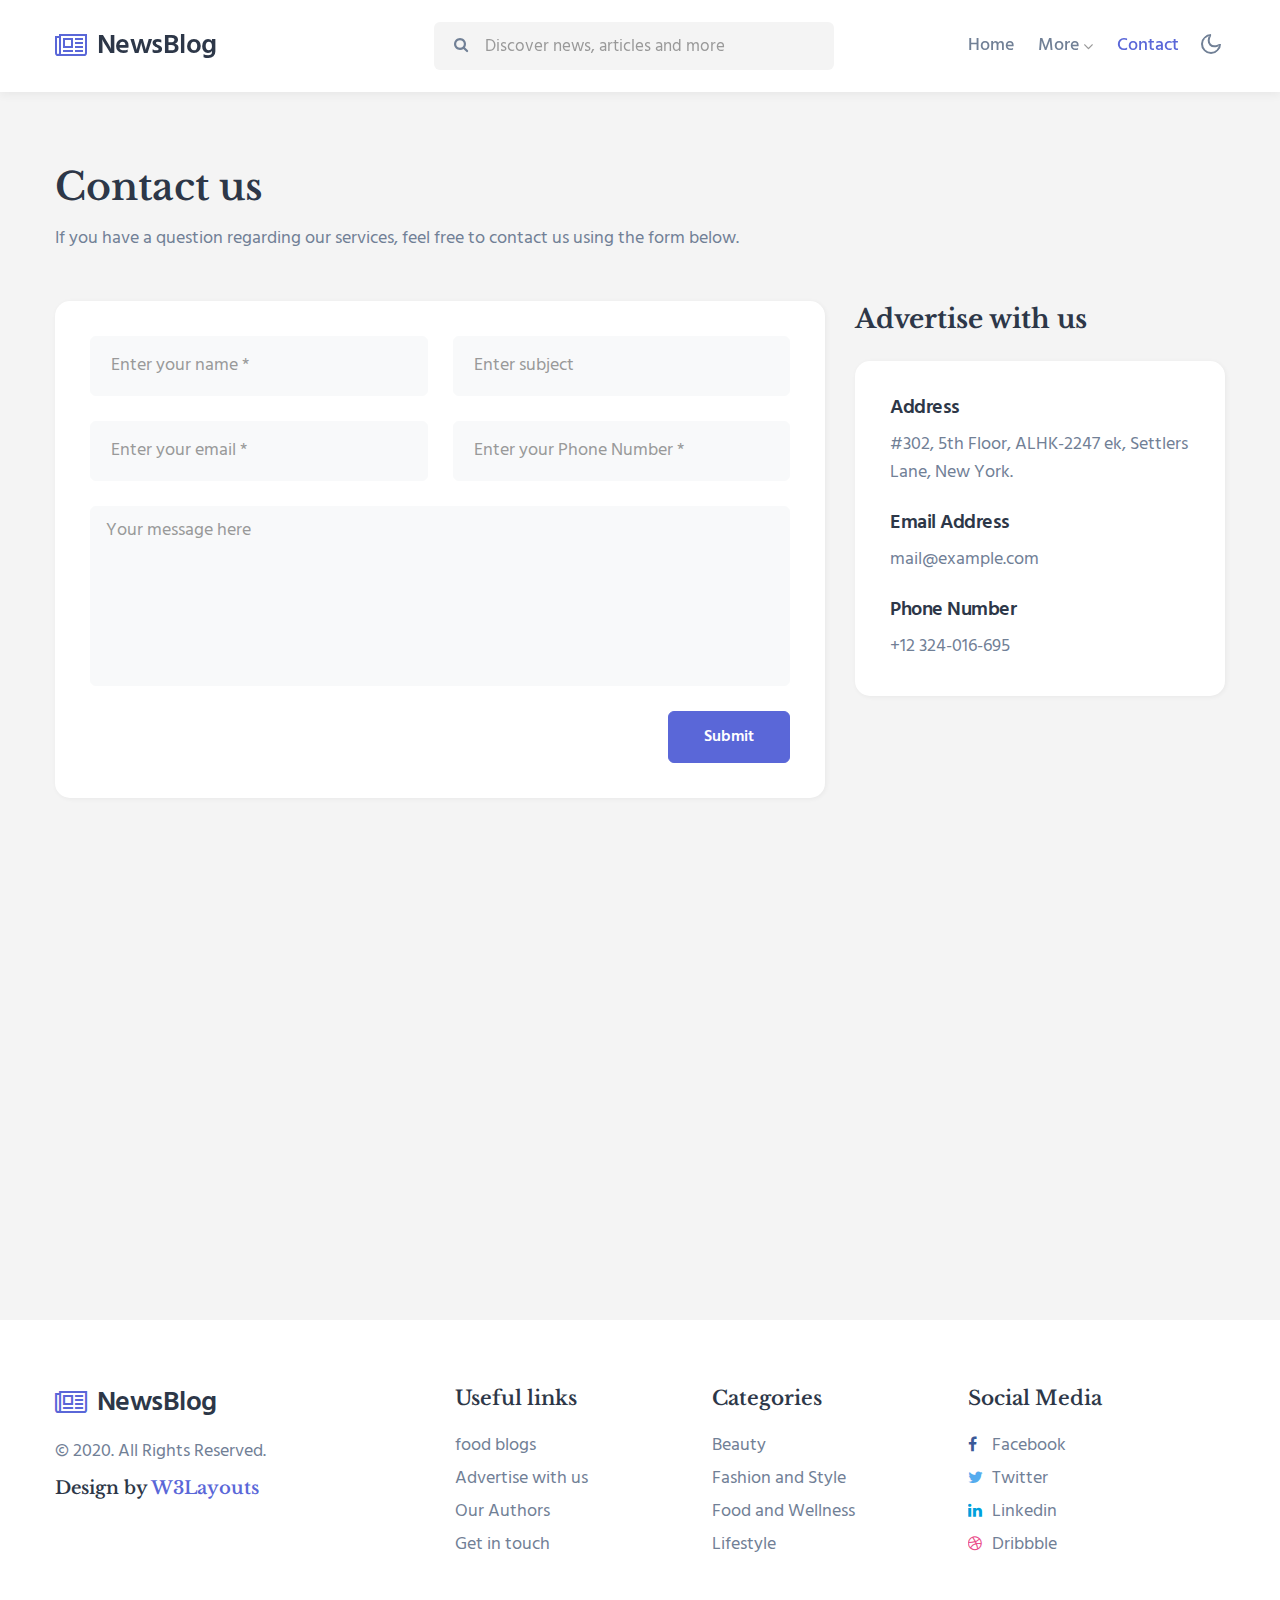
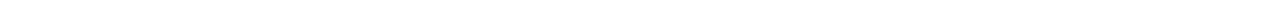
<file: additional/template/newsblog-starter_Free11-08-2020_139759751/starter/contact.html>
<!--
Author: W3layouts
Author URL: http://w3layouts.com
-->
<!doctype html>
<html lang="en">
  <head>
    <!-- Required meta tags -->
    <meta charset="utf-8">
    <meta name="viewport" content="width=device-width, initial-scale=1, shrink-to-fit=no">

    <title>NewsBlog a Blog Category Bootstrap Responsive Website Template | Contact : W3layouts</title>

    <link href="//fonts.googleapis.com/css2?family=Hind:wght@300;400;500;600&display=swap" rel="stylesheet">
    <link href="//fonts.googleapis.com/css2?family=Libre+Baskerville:wght@400;700&display=swap" rel="stylesheet">

    <!-- Template CSS -->
    <link rel="stylesheet" href="assets/css/style-starter.css">
  </head>
  <body>
<!-- header -->
<header class="w3l-header">
	<div class="container">
	<!--/nav-->
	<nav class="navbar navbar-expand-lg navbar-light fill px-lg-0 py-0 px-sm-3 px-0">
			<a class="navbar-brand" href="index.html">
				<span class="fa fa-newspaper-o"></span> NewsBlog</a>
			<!-- if logo is image enable this   
						<a class="navbar-brand" href="#index.html">
							<img src="image-path" alt="Your logo" title="Your logo" style="height:35px;" />
						</a> -->

			
			<button class="navbar-toggler collapsed" type="button" data-toggle="collapse"
				data-target="#navbarSupportedContent" aria-controls="navbarSupportedContent" aria-expanded="false"
				aria-label="Toggle navigation">
				<!-- <span class="navbar-toggler-icon"></span> -->
				<span class="fa icon-expand fa-bars"></span>
				<span class="fa icon-close fa-times"></span>
			</button>

			<div class="collapse navbar-collapse" id="navbarSupportedContent">
				<nav class="mx-auto">
					<div class="search-bar">
						<form class="search">
							<input type="search" class="search__input" name="search" placeholder="Discover news, articles and more"
								onload="equalWidth()" required>
							<span class="fa fa-search search__icon"></span>
						</form>
					</div>
				</nav>
				<ul class="navbar-nav">
					<li class="nav-item @@home__active">
						<a class="nav-link" href="index.html">Home</a>
					</li>
					<li class="nav-item dropdown @@pages__active">
						<a class="nav-link dropdown-toggle" href="#" id="navbarDropdown" role="button"
							data-toggle="dropdown" aria-haspopup="true" aria-expanded="false">
							More <span class="fa fa-angle-down"></span>
						</a>
						<div class="dropdown-menu" aria-labelledby="navbarDropdown">
							<a class="dropdown-item @@b__active" href="beauty.html">Beauty</a>
							<a class="dropdown-item @@fa__active" href="fashion.html">Fashion & Style</a>
						</div>
					</li>
					<li class="nav-item active">
						<a class="nav-link" href="contact.html">Contact</a>
					</li>
				</ul>
			</div>
			<!-- toggle switch for light and dark theme -->
			<div class="mobile-position">
				<nav class="navigation">
					<div class="theme-switch-wrapper">
						<label class="theme-switch" for="checkbox">
							<input type="checkbox" id="checkbox">
							<div class="mode-container">
								<i class="gg-sun"></i>
								<i class="gg-moon"></i>
							</div>
						</label>
					</div>
				</nav>
			</div>
			<!-- //toggle switch for light and dark theme -->
		</div>
	</nav>
	<!--//nav-->
</header>
<!-- //header -->
<!-- contacts-5-grid -->
<div class="w3l-contact-10 py-5" id="contact">
    <div class="form-41-mian pt-lg-4 pt-md-3 pb-md-4">
        <div class="container">
            <div class="heading">
                <h3 class="category-title mb-3">Contact us </h3>
                <p class="mb-md-5 mb-4">If you have a question regarding our services, feel free
                    to contact us using the form below.</p>
            </div>
            <div class="row">
                <div class="col-lg-8 form-inner-cont">
                    <form action="https://sendmail.w3layouts.com/submitForm" method="post" class="signin-form">
                        <div class="form-grids">
                            <div class="form-input">
                                <input type="text" name="w3lName" id="w3lName" placeholder="Enter your name *"
                                    required="" />
                            </div>
                            <div class="form-input">
                                <input type="text" name="w3lSubject" id="w3lSubject" placeholder="Enter subject "
                                    required />
                            </div>
                            <div class="form-input">
                                <input type="email" name="w3lSender" id="w3lSender" placeholder="Enter your email *"
                                    required />
                            </div>
                            <div class="form-input">
                                <input type="text" name="w3lPhone" id="w3lPhone" placeholder="Enter your Phone Number *"
                                    required />
                            </div>
                        </div>
                        <div class="form-input">
                            <textarea name="w3lMessage" id="w3lMessage" placeholder="Your message here"
                                required=""></textarea>
                        </div>
                        <div class="text-right">
                            <button class="btn btn-style btn-primary">Submit</button>
                        </div>
                    </form>
                </div>

                <div class="col-lg-4 contacts-5-grid-main section-gap mt-lg-0 mt-5">
                    <div class="contacts-5-grid">
                        <h3 class="section-title-left mb-4"> Advertise with us</h3>
                        <div class="map-content-5">
                            <section class="tab-content">
                                <div class="contact-type">
                                    <div class="address-grid mb-4">
                                        <h6>Address</h6>
                                        <p>#302, 5th Floor, ALHK-2247 ek, Settlers Lane, New York.</p>
                                    </div>
                                    <div class="address-grid mb-4">
                                        <h6>Email Address</h6>
                                        <a href="mailto:mail@example.com" class="link1">mail@example.com</a>

                                    </div>
                                    <div class="address-grid">
                                        <h6>Phone Number</h6>
                                        <a href="tel:+12 324-016-695" class="link1">+12 324-016-695</a>
                                    </div>
                                </div>
                            </section>
                        </div>
                    </div>
                </div>
            </div>
        </div>
        <!-- //contacts-5-grid -->
    </div>
</div>

<div class="contacts-sub-5">
    <iframe
        src="https://www.google.com/maps/embed?pb=!1m18!1m12!1m3!1d387193.305935303!2d-74.25986548248684!3d40.69714941932609!2m3!1f0!2f0!3f0!3m2!1i1024!2i768!4f13.1!3m3!1m2!1s0x89c24fa5d33f083b%3A0xc80b8f06e177fe62!2sNew+York%2C+NY%2C+USA!5e0!3m2!1sen!2sin!4v1563262564932!5m2!1sen!2sin"
        style="border:0" allowfullscreen></iframe>
</div>
<!-- footer-28 block -->
<section class="app-footer">
  <footer class="footer-28 py-5">
    <div class="footer-bg-layer">
      <div class="container py-lg-3">
        <div class="row footer-top-28">
          <div class="col-lg-4 footer-list-28 copy-right mb-lg-0 mb-sm-5 mt-sm-0 mt-4">
            <a class="navbar-brand mb-3" href="index.html">
              <span class="fa fa-newspaper-o"></span> NewsBlog</a>
            <p class="copy-footer-28"> © 2020. All Rights Reserved. </p>
            <h5 class="mt-2">Design by <a href="https://w3layouts.com/">W3Layouts</a></h5>
          </div>
          <div class="col-lg-8 row">
            <div class="col-sm-4 col-6 footer-list-28">
              <h6 class="footer-title-28">Useful links</h6>
              <ul>
                <li><a href="#categories">food blogs</a></li>
                <li><a href="#advertise">Advertise with us</a></li>
                <li><a href="#authors">Our Authors</a></li>
                <li><a href="contact.html">Get in touch</a></li>
              </ul>
            </div>
            <div class="col-sm-4 col-6 footer-list-28">
              <h6 class="footer-title-28">Categories</h6>
              <ul>
                <li><a href="beauty.html">Beauty</a></li>
                <li><a href="fashion.html">Fashion and Style</a></li>
                <li><a href="#food"> Food and Wellness</a></li>
                <li><a href="#lifestyle">Lifestyle</a></li>
              </ul>
            </div>
            <div class="col-sm-4 col-6 footer-list-28 mt-sm-0 mt-4">
              <h6 class="footer-title-28">Social Media</h6>
              <ul class="social-icons">
                <li class="facebook">
                  <a href="#facebook"><span class="fa fa-facebook"></span> Facebook</a></li>
                <li class="twitter"> <a href="#twitter"><span class="fa fa-twitter"></span> Twitter</a></li>
                <li class="linkedin"> <a href="#linkedin"><span class="fa fa-linkedin"></span> Linkedin</a></li>
                <li class="dribbble"><a href="#dribbble"><span class="fa fa-dribbble"></span> Dribbble</a></li>
              </ul>

            </div>
          </div>
        </div>
      </div>
    </div>
    </div>
  </footer>

  <!-- move top -->
  <button onclick="topFunction()" id="movetop" title="Go to top">
    <span class="fa fa-angle-up"></span>
  </button>
  <script>
    // When the user scrolls down 20px from the top of the document, show the button
    window.onscroll = function () {
      scrollFunction()
    };

    function scrollFunction() {
      if (document.body.scrollTop > 20 || document.documentElement.scrollTop > 20) {
        document.getElementById("movetop").style.display = "block";
      } else {
        document.getElementById("movetop").style.display = "none";
      }
    }

    // When the user clicks on the button, scroll to the top of the document
    function topFunction() {
      document.body.scrollTop = 0;
      document.documentElement.scrollTop = 0;
    }
  </script>
  <!-- /move top -->
</section>
<!-- //footer-28 block -->

<!-- disable body scroll which navbar is in active -->
<script>
  $(function () {
    $('.navbar-toggler').click(function () {
      $('body').toggleClass('noscroll');
    })
  });
</script>
<!-- disable body scroll which navbar is in active -->

<!-- Template JavaScript -->
<script src="assets/js/jquery-3.3.1.min.js"></script>

<!-- theme changer js -->
<script src="assets/js/theme-change.js"></script>
<!-- //theme changer js -->

<!-- courses owlcarousel -->
<script src="assets/js/owl.carousel.js"></script>

<!-- script for testimonials -->
<script>
  $(document).ready(function () {
    $('.owl-testimonial').owlCarousel({
      loop: true,
      margin: 0,
      nav: true,
      responsiveClass: true,
      autoplay: false,
      autoplayTimeout: 5000,
      autoplaySpeed: 1000,
      autoplayHoverPause: false,
      responsive: {
        0: {
          items: 1,
          nav: false
        },
        480: {
          items: 1,
          nav: false
        },
        667: {
          items: 1,
          nav: true
        },
        1000: {
          items: 1,
          nav: true
        }
      }
    })
  })
</script>
<!-- //script for testimonials -->

<!-- bootstrap -->
<script src="assets/js/bootstrap.min.js"></script>

</body>

</html>
</file>
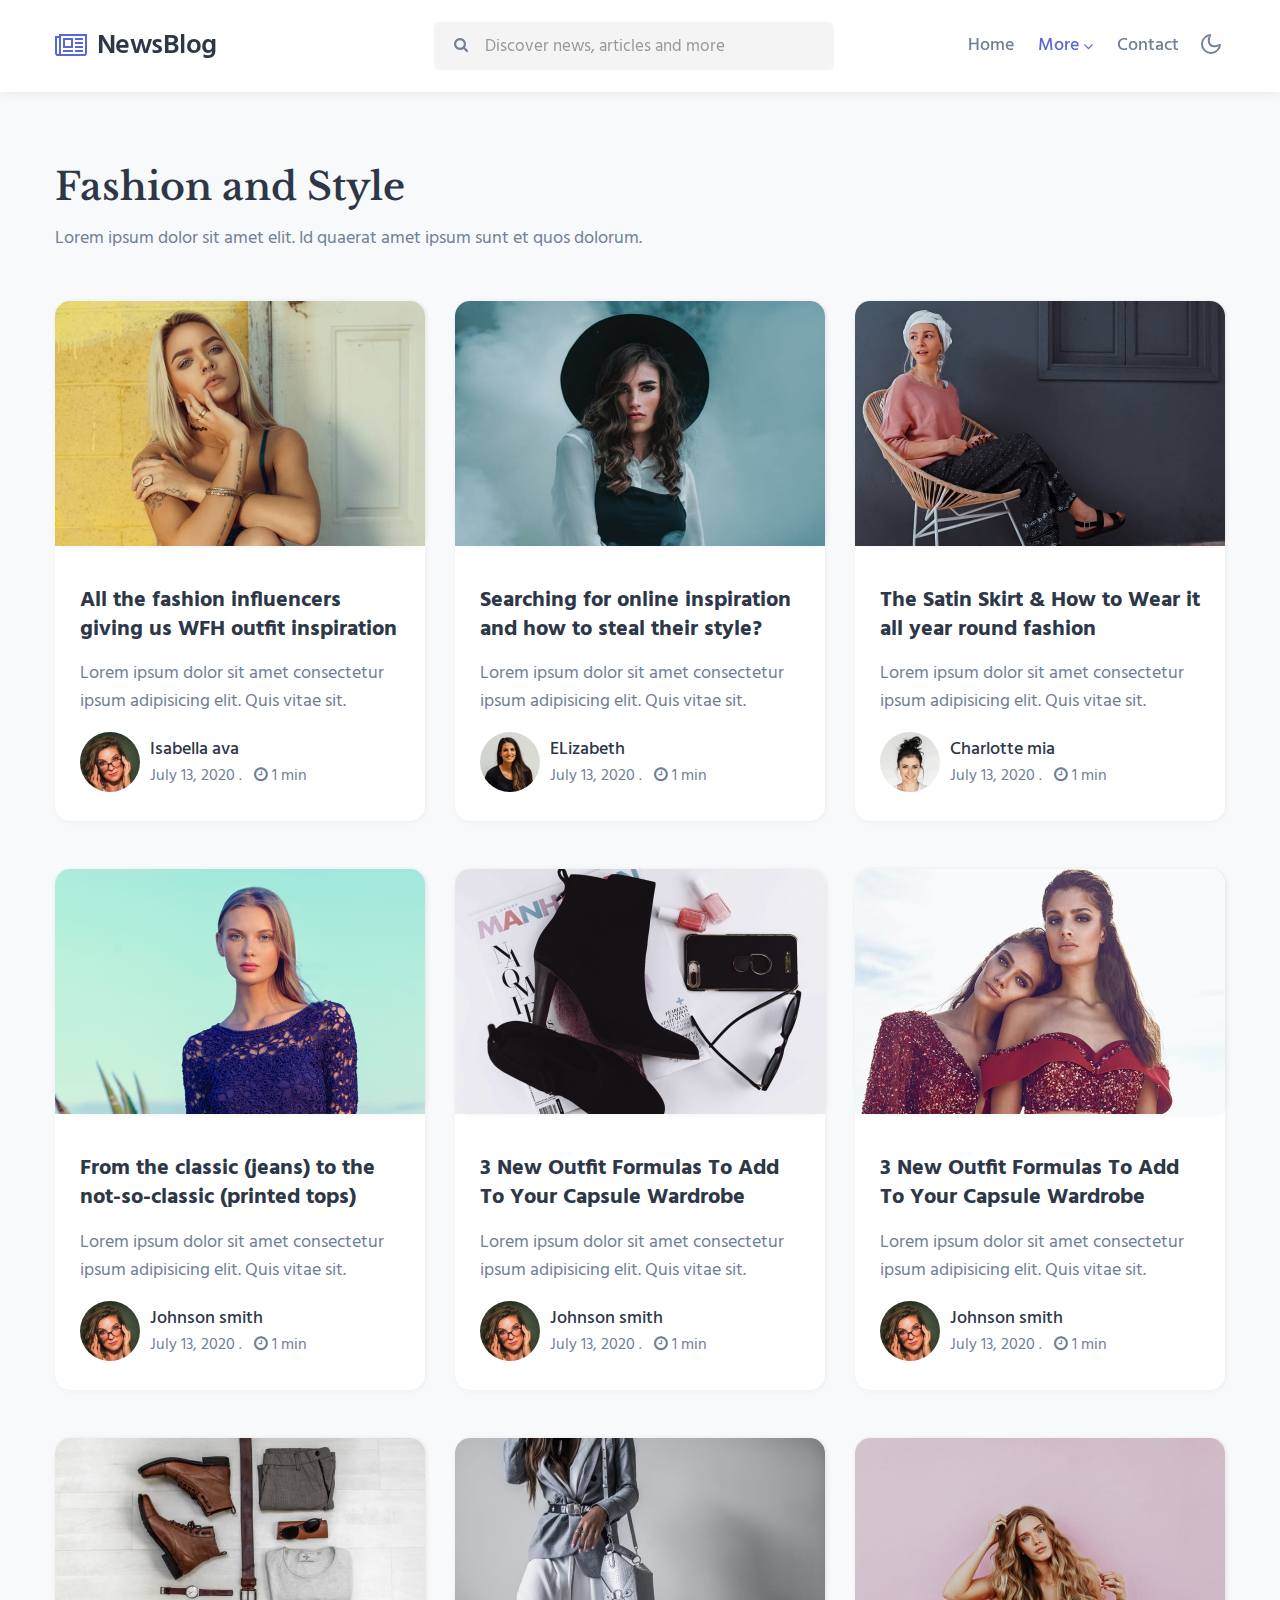
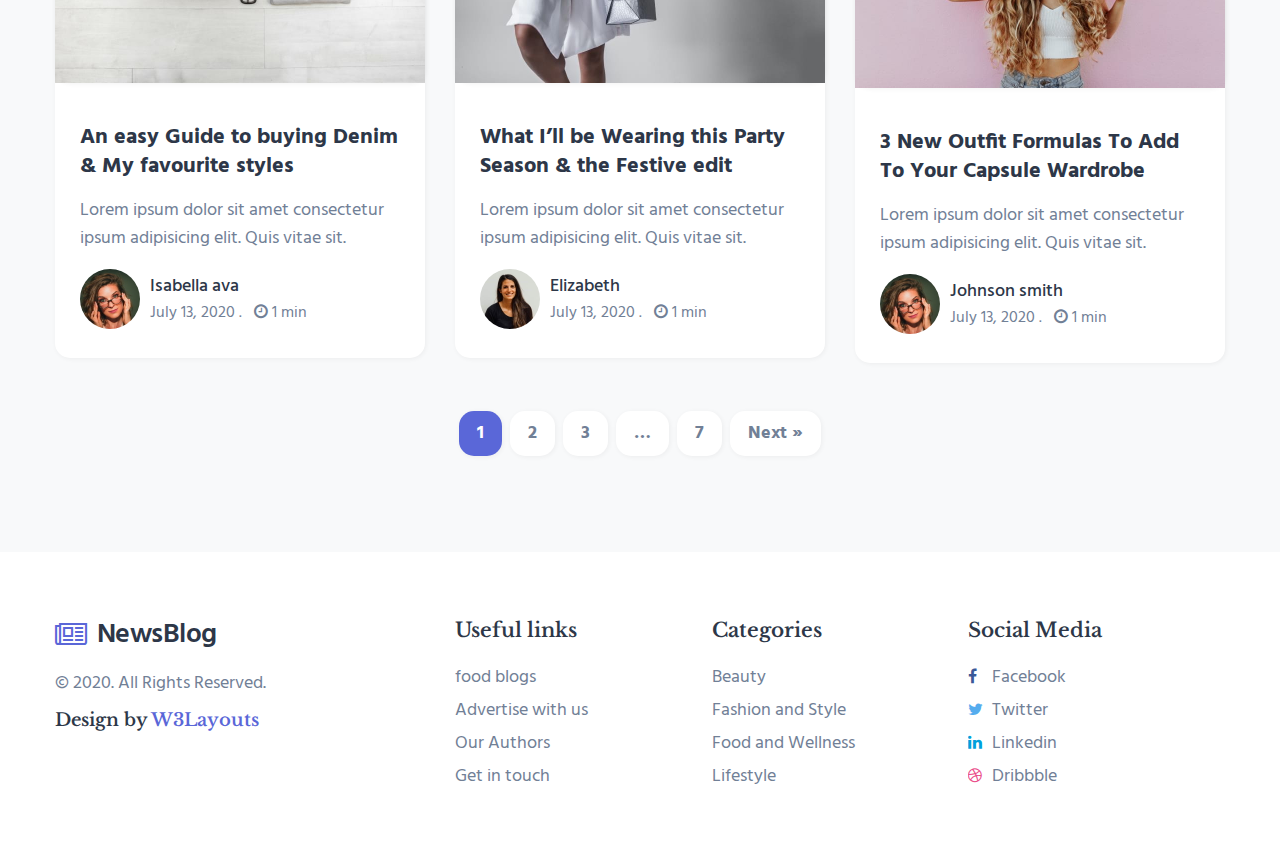
<file: additional/template/newsblog-starter_Free11-08-2020_139759751/starter/fashion.html>
<!--
Author: W3layouts
Author URL: http://w3layouts.com
-->
<!doctype html>
<html lang="en">
  <head>
    <!-- Required meta tags -->
    <meta charset="utf-8">
    <meta name="viewport" content="width=device-width, initial-scale=1, shrink-to-fit=no">

    <title>NewsBlog a Blog Category Bootstrap Responsive Website Template | Fashion and Style: W3layouts</title>

    <link href="//fonts.googleapis.com/css2?family=Hind:wght@300;400;500;600&display=swap" rel="stylesheet">
    <link href="//fonts.googleapis.com/css2?family=Libre+Baskerville:wght@400;700&display=swap" rel="stylesheet">

    <!-- Template CSS -->
    <link rel="stylesheet" href="assets/css/style-starter.css">
  </head>
  <body>
<!-- header -->
<header class="w3l-header">
	<div class="container">
	<!--/nav-->
	<nav class="navbar navbar-expand-lg navbar-light fill px-lg-0 py-0 px-sm-3 px-0">
			<a class="navbar-brand" href="index.html">
				<span class="fa fa-newspaper-o"></span> NewsBlog</a>
			<!-- if logo is image enable this   
						<a class="navbar-brand" href="#index.html">
							<img src="image-path" alt="Your logo" title="Your logo" style="height:35px;" />
						</a> -->

			
			<button class="navbar-toggler collapsed" type="button" data-toggle="collapse"
				data-target="#navbarSupportedContent" aria-controls="navbarSupportedContent" aria-expanded="false"
				aria-label="Toggle navigation">
				<!-- <span class="navbar-toggler-icon"></span> -->
				<span class="fa icon-expand fa-bars"></span>
				<span class="fa icon-close fa-times"></span>
			</button>

			<div class="collapse navbar-collapse" id="navbarSupportedContent">
				<nav class="mx-auto">
					<div class="search-bar">
						<form class="search">
							<input type="search" class="search__input" name="search" placeholder="Discover news, articles and more"
								onload="equalWidth()" required>
							<span class="fa fa-search search__icon"></span>
						</form>
					</div>
				</nav>
				<ul class="navbar-nav">
					<li class="nav-item @@home__active">
						<a class="nav-link" href="index.html">Home</a>
					</li>
					<li class="nav-item dropdown active">
						<a class="nav-link dropdown-toggle" href="#" id="navbarDropdown" role="button"
							data-toggle="dropdown" aria-haspopup="true" aria-expanded="false">
							More <span class="fa fa-angle-down"></span>
						</a>
						<div class="dropdown-menu" aria-labelledby="navbarDropdown">
							<a class="dropdown-item @@b__active" href="beauty.html">Beauty</a>
							<a class="dropdown-item active" href="fashion.html">Fashion & Style</a>
						</div>
					</li>
					<li class="nav-item @@contact__active">
						<a class="nav-link" href="contact.html">Contact</a>
					</li>
				</ul>
			</div>
			<!-- toggle switch for light and dark theme -->
			<div class="mobile-position">
				<nav class="navigation">
					<div class="theme-switch-wrapper">
						<label class="theme-switch" for="checkbox">
							<input type="checkbox" id="checkbox">
							<div class="mode-container">
								<i class="gg-sun"></i>
								<i class="gg-moon"></i>
							</div>
						</label>
					</div>
				</nav>
			</div>
			<!-- //toggle switch for light and dark theme -->
		</div>
	</nav>
	<!--//nav-->
</header>
<!-- //header -->
<div class="w3l-homeblock2 py-5">
    <div class="container pt-md-4 pb-md-5">
        <!-- block -->
        <h3 class="category-title mb-3"> Fashion and Style</h3>
        <p class="mb-sm-5 mb-4 max-width">Lorem ipsum dolor sit amet elit. Id quaerat amet ipsum sunt et quos dolorum.</p>
        <div class="row">
            <div class="col-lg-4 col-md-6 item">
                <div class="card">
                    <div class="card-header p-0 position-relative">
                        <a href="#blog-single.html">
                            <img class="card-img-bottom d-block radius-image-full" src="assets/images/fashion4.jpg"
                                alt="Card image cap">
                        </a>
                    </div>
                    <div class="card-body blog-details">
                        <a href="#blog-single.html" class="blog-desc">All the fashion influencers giving us WFH outfit inspiration
                        </a>
                        <p>Lorem ipsum dolor sit amet consectetur ipsum adipisicing elit. Quis
                            vitae sit.</p>
                        <div class="author align-items-center mt-3 mb-1">
                            <img src="assets/images/a1.jpg" alt="" class="img-fluid rounded-circle" />
                            <ul class="blog-meta">
                                <li>
                                    <a href="author.html">Isabella ava</a> </a>
                                </li>
                                <li class="meta-item blog-lesson">
                                    <span class="meta-value"> July 13, 2020 </span>. <span
                                        class="meta-value ml-2"><span class="fa fa-clock-o"></span> 1 min</span>
                                </li>
                            </ul>
                        </div>
                    </div>
                </div>
            </div>
            <div class="col-lg-4 col-md-6 mt-md-0 mt-4">
                <div class="card">
                    <div class="card-header p-0 position-relative">
                        <a href="#blog-single.html">
                            <img class="card-img-bottom d-block radius-image-full" src="assets/images/fashion5.jpg"
                                alt="Card image cap">
                        </a>
                    </div>
                    <div class="card-body blog-details">
                        <a href="#blog-single.html" class="blog-desc">Searching for online inspiration and how to steal their style?
                        </a>
                        <p>Lorem ipsum dolor sit amet consectetur ipsum adipisicing elit. Quis
                            vitae sit.</p>
                        <div class="author align-items-center mt-3 mb-1">
                            <img src="assets/images/a3.jpg" alt="" class="img-fluid rounded-circle" />
                            <ul class="blog-meta">
                                <li>
                                    <a href="author.html">ELizabeth</a> </a>
                                </li>
                                <li class="meta-item blog-lesson">
                                    <span class="meta-value"> July 13, 2020 </span>. <span
                                        class="meta-value ml-2"><span class="fa fa-clock-o"></span> 1 min</span>
                                </li>
                            </ul>
                        </div>
                    </div>
                </div>
            </div>
            <div class="col-lg-4 col-md-6 mt-lg-0 mt-4">
                <div class="card">
                    <div class="card-header p-0 position-relative">
                        <a href="#blog-single.html">
                            <img class="card-img-bottom d-block radius-image-full" src="assets/images/fashion2.jpg"
                                alt="Card image cap">
                        </a>
                    </div>
                    <div class="card-body blog-details">
                        <a href="#blog-single.html" class="blog-desc">The Satin Skirt & How to Wear it all year round fashion
                        </a>
                        <p>Lorem ipsum dolor sit amet consectetur ipsum adipisicing elit. Quis
                            vitae sit.</p>
                        <div class="author align-items-center mt-3 mb-1">
                            <img src="assets/images/a2.jpg" alt="" class="img-fluid rounded-circle" />
                            <ul class="blog-meta">
                                <li>
                                    <a href="author.html">Charlotte mia</a> </a>
                                </li>
                                <li class="meta-item blog-lesson">
                                    <span class="meta-value"> July 13, 2020 </span>. <span
                                        class="meta-value ml-2"><span class="fa fa-clock-o"></span> 1 min</span>
                                </li>
                            </ul>
                        </div>
                    </div>
                </div>
            </div>
            <div class="col-lg-4 col-md-6 mt-lg-5 mt-4">
                <div class="card">
                    <div class="card-header p-0 position-relative">
                        <a href="#blog-single.html">
                            <img class="card-img-bottom d-block radius-image-full" src="assets/images/fashion7.jpg"
                                alt="Card image cap">
                        </a>
                    </div>
                    <div class="card-body blog-details">
                        <a href="#blog-single.html" class="blog-desc">From the classic (jeans) to the not-so-classic (printed tops)
                        </a>
                        <p>Lorem ipsum dolor sit amet consectetur ipsum adipisicing elit. Quis
                            vitae sit.</p>
                        <div class="author align-items-center mt-3 mb-1">
                            <img src="assets/images/a1.jpg" alt="" class="img-fluid rounded-circle" />
                            <ul class="blog-meta">
                                <li>
                                    <a href="author.html">Johnson smith</a> </a>
                                </li>
                                <li class="meta-item blog-lesson">
                                    <span class="meta-value"> July 13, 2020 </span>. <span
                                        class="meta-value ml-2"><span class="fa fa-clock-o"></span> 1 min</span>
                                </li>
                            </ul>
                        </div>
                    </div>
                </div>
            </div>
            <div class="col-lg-4 col-md-6 mt-lg-5 mt-4">
                <div class="card">
                    <div class="card-header p-0 position-relative">
                        <a href="#blog-single.html">
                            <img class="card-img-bottom d-block radius-image-full" src="assets/images/fashion8.jpg"
                                alt="Card image cap">
                        </a>
                    </div>
                    <div class="card-body blog-details">
                        <a href="#blog-single.html" class="blog-desc">3 New Outfit Formulas To Add To Your
                            Capsule Wardrobe
                        </a>
                        <p>Lorem ipsum dolor sit amet consectetur ipsum adipisicing elit. Quis
                            vitae sit.</p>
                        <div class="author align-items-center mt-3 mb-1">
                            <img src="assets/images/a1.jpg" alt="" class="img-fluid rounded-circle" />
                            <ul class="blog-meta">
                                <li>
                                    <a href="author.html">Johnson smith</a> </a>
                                </li>
                                <li class="meta-item blog-lesson">
                                    <span class="meta-value"> July 13, 2020 </span>. <span
                                        class="meta-value ml-2"><span class="fa fa-clock-o"></span> 1 min</span>
                                </li>
                            </ul>
                        </div>
                    </div>
                </div>
            </div>
            <div class="col-lg-4 col-md-6 mt-lg-5 mt-4">
                <div class="card">
                    <div class="card-header p-0 position-relative">
                        <a href="#blog-single.html">
                            <img class="card-img-bottom d-block radius-image-full" src="assets/images/fashion6.jpg"
                                alt="Card image cap">
                        </a>
                    </div>
                    <div class="card-body blog-details">
                        <a href="#blog-single.html" class="blog-desc">3 New Outfit Formulas To Add To Your
                            Capsule Wardrobe
                        </a>
                        <p>Lorem ipsum dolor sit amet consectetur ipsum adipisicing elit. Quis
                            vitae sit.</p>
                        <div class="author align-items-center mt-3 mb-1">
                            <img src="assets/images/a1.jpg" alt="" class="img-fluid rounded-circle" />
                            <ul class="blog-meta">
                                <li>
                                    <a href="author.html">Johnson smith</a> </a>
                                </li>
                                <li class="meta-item blog-lesson">
                                    <span class="meta-value"> July 13, 2020 </span>. <span
                                        class="meta-value ml-2"><span class="fa fa-clock-o"></span> 1 min</span>
                                </li>
                            </ul>
                        </div>
                    </div>
                </div>
            </div>
            <div class="col-lg-4 col-md-6 mt-lg-5 mt-4">
                <div class="card">
                    <div class="card-header p-0 position-relative">
                        <a href="#blog-single.html">
                            <img class="card-img-bottom d-block radius-image-full" src="assets/images/fashion1.jpg"
                                alt="Card image cap">
                        </a>
                    </div>
                    <div class="card-body blog-details">
                        <a href="#blog-single.html" class="blog-desc">An easy Guide to buying Denim & My favourite styles
                        </a>
                        <p>Lorem ipsum dolor sit amet consectetur ipsum adipisicing elit. Quis
                            vitae sit.</p>
                        <div class="author align-items-center mt-3 mb-1">
                            <img src="assets/images/a1.jpg" alt="" class="img-fluid rounded-circle" />
                            <ul class="blog-meta">
                                <li>
                                    <a href="author.html">Isabella ava</a> </a>
                                </li>
                                <li class="meta-item blog-lesson">
                                    <span class="meta-value"> July 13, 2020 </span>. <span
                                        class="meta-value ml-2"><span class="fa fa-clock-o"></span> 1 min</span>
                                </li>
                            </ul>
                        </div>
                    </div>
                </div>
            </div>
            <div class="col-lg-4 col-md-6 mt-lg-5 mt-4">
                <div class="card">
                    <div class="card-header p-0 position-relative">
                        <a href="#blog-single.html">
                            <img class="card-img-bottom d-block radius-image-full" src="assets/images/fashion3.jpg"
                                alt="Card image cap">
                        </a>
                    </div>
                    <div class="card-body blog-details">
                        <a href="#blog-single.html" class="blog-desc">What I’ll be Wearing this Party Season & the Festive edit
                        </a>
                        <p>Lorem ipsum dolor sit amet consectetur ipsum adipisicing elit. Quis
                            vitae sit.</p>
                        <div class="author align-items-center mt-3 mb-1">
                            <img src="assets/images/a3.jpg" alt="" class="img-fluid rounded-circle" />
                            <ul class="blog-meta">
                                <li>
                                    <a href="author.html">Elizabeth</a> </a>
                                </li>
                                <li class="meta-item blog-lesson">
                                    <span class="meta-value"> July 13, 2020 </span>. <span
                                        class="meta-value ml-2"><span class="fa fa-clock-o"></span> 1 min</span>
                                </li>
                            </ul>
                        </div>
                    </div>
                </div>
            </div>
            <div class="col-lg-4 col-md-6 mt-lg-5 mt-4">
                <div class="card">
                    <div class="card-header p-0 position-relative">
                        <a href="#blog-single.html">
                            <img class="card-img-bottom d-block radius-image-full" src="assets/images/image2.jpg"
                                alt="Card image cap">
                        </a>
                    </div>
                    <div class="card-body blog-details">
                        <a href="#blog-single.html" class="blog-desc">3 New Outfit Formulas To Add To Your
                            Capsule Wardrobe
                        </a>
                        <p>Lorem ipsum dolor sit amet consectetur ipsum adipisicing elit. Quis
                            vitae sit.</p>
                        <div class="author align-items-center mt-3 mb-1">
                            <img src="assets/images/a1.jpg" alt="" class="img-fluid rounded-circle" />
                            <ul class="blog-meta">
                                <li>
                                    <a href="author.html">Johnson smith</a> </a>
                                </li>
                                <li class="meta-item blog-lesson">
                                    <span class="meta-value"> July 13, 2020 </span>. <span
                                        class="meta-value ml-2"><span class="fa fa-clock-o"></span> 1 min</span>
                                </li>
                            </ul>
                        </div>
                    </div>
                </div>
            </div>
        </div>
        <ul class="site-pagination text-center mt-md-5 mt-4">
            <li><span aria-current="page" class="page-numbers current">1</span></li>
            <li><a class="page-numbers" href="#page2">2</a></li>
            <li><a class="page-numbers" href="#page3">3</a></li>
            <li><span class="page-numbers dots">…</span></li>
            <li><a class="page-numbers" href="#page7">7</a></li>
            <li><a class="next page-numbers" href="#next">Next »</a></li>
        </ul>
    </div>
</div>
<!-- footer-28 block -->
<section class="app-footer">
  <footer class="footer-28 py-5">
    <div class="footer-bg-layer">
      <div class="container py-lg-3">
        <div class="row footer-top-28">
          <div class="col-lg-4 footer-list-28 copy-right mb-lg-0 mb-sm-5 mt-sm-0 mt-4">
            <a class="navbar-brand mb-3" href="index.html">
              <span class="fa fa-newspaper-o"></span> NewsBlog</a>
            <p class="copy-footer-28"> © 2020. All Rights Reserved. </p>
            <h5 class="mt-2">Design by <a href="https://w3layouts.com/">W3Layouts</a></h5>
          </div>
          <div class="col-lg-8 row">
            <div class="col-sm-4 col-6 footer-list-28">
              <h6 class="footer-title-28">Useful links</h6>
              <ul>
                <li><a href="#categories">food blogs</a></li>
                <li><a href="#advertise">Advertise with us</a></li>
                <li><a href="#authors">Our Authors</a></li>
                <li><a href="contact.html">Get in touch</a></li>
              </ul>
            </div>
            <div class="col-sm-4 col-6 footer-list-28">
              <h6 class="footer-title-28">Categories</h6>
              <ul>
                <li><a href="beauty.html">Beauty</a></li>
                <li><a href="fashion.html">Fashion and Style</a></li>
                <li><a href="#food"> Food and Wellness</a></li>
                <li><a href="#lifestyle">Lifestyle</a></li>
              </ul>
            </div>
            <div class="col-sm-4 col-6 footer-list-28 mt-sm-0 mt-4">
              <h6 class="footer-title-28">Social Media</h6>
              <ul class="social-icons">
                <li class="facebook">
                  <a href="#facebook"><span class="fa fa-facebook"></span> Facebook</a></li>
                <li class="twitter"> <a href="#twitter"><span class="fa fa-twitter"></span> Twitter</a></li>
                <li class="linkedin"> <a href="#linkedin"><span class="fa fa-linkedin"></span> Linkedin</a></li>
                <li class="dribbble"><a href="#dribbble"><span class="fa fa-dribbble"></span> Dribbble</a></li>
              </ul>

            </div>
          </div>
        </div>
      </div>
    </div>
    </div>
  </footer>

  <!-- move top -->
  <button onclick="topFunction()" id="movetop" title="Go to top">
    <span class="fa fa-angle-up"></span>
  </button>
  <script>
    // When the user scrolls down 20px from the top of the document, show the button
    window.onscroll = function () {
      scrollFunction()
    };

    function scrollFunction() {
      if (document.body.scrollTop > 20 || document.documentElement.scrollTop > 20) {
        document.getElementById("movetop").style.display = "block";
      } else {
        document.getElementById("movetop").style.display = "none";
      }
    }

    // When the user clicks on the button, scroll to the top of the document
    function topFunction() {
      document.body.scrollTop = 0;
      document.documentElement.scrollTop = 0;
    }
  </script>
  <!-- /move top -->
</section>
<!-- //footer-28 block -->

<!-- disable body scroll which navbar is in active -->
<script>
  $(function () {
    $('.navbar-toggler').click(function () {
      $('body').toggleClass('noscroll');
    })
  });
</script>
<!-- disable body scroll which navbar is in active -->

<!-- Template JavaScript -->
<script src="assets/js/jquery-3.3.1.min.js"></script>

<!-- theme changer js -->
<script src="assets/js/theme-change.js"></script>
<!-- //theme changer js -->

<!-- courses owlcarousel -->
<script src="assets/js/owl.carousel.js"></script>

<!-- script for testimonials -->
<script>
  $(document).ready(function () {
    $('.owl-testimonial').owlCarousel({
      loop: true,
      margin: 0,
      nav: true,
      responsiveClass: true,
      autoplay: false,
      autoplayTimeout: 5000,
      autoplaySpeed: 1000,
      autoplayHoverPause: false,
      responsive: {
        0: {
          items: 1,
          nav: false
        },
        480: {
          items: 1,
          nav: false
        },
        667: {
          items: 1,
          nav: true
        },
        1000: {
          items: 1,
          nav: true
        }
      }
    })
  })
</script>
<!-- //script for testimonials -->

<!-- bootstrap -->
<script src="assets/js/bootstrap.min.js"></script>

</body>

</html>
</file>
<file: additional/template/newsblog-starter_Free11-08-2020_139759751/starter/assets/css/style-starter.css>
@charset "UTF-8";
/*--
Author: W3layouts
Author URL: http://w3layouts.com
--*/
/*!
 * Bootstrap v4.4.1 (https://getbootstrap.com/)
 * Copyright 2011-2019 The Bootstrap Authors
 * Copyright 2011-2019 Twitter, Inc.
 * Licensed under MIT (https://github.com/twbs/bootstrap/blob/master/LICENSE)
 */
:root {
  --blue: #007bff;
  --indigo: #6610f2;
  --purple: #6f42c1;
  --pink: #e83e8c;
  --red: #dc3545;
  --orange: #fd7e14;
  --yellow: #ffc107;
  --green: #28a745;
  --teal: #20c997;
  --cyan: #17a2b8;
  --white: #fff;
  --gray: #6c757d;
  --gray-dark: #343a40;
  --primary: #5a67d8;
  --secondary: #6c757d;
  --success: #28a745;
  --info: #17a2b8;
  --warning: #ffc107;
  --danger: #dc3545;
  --light: #f8f9fa;
  --dark: #343a40;
  --breakpoint-xs: 0;
  --breakpoint-sm: 576px;
  --breakpoint-md: 768px;
  --breakpoint-lg: 992px;
  --breakpoint-xl: 1200px;
  --font-family-sans-serif: -apple-system, BlinkMacSystemFont, "Segoe UI", Roboto, "Helvetica Neue", Arial, "Noto Sans", sans-serif, "Apple Color Emoji", "Segoe UI Emoji", "Segoe UI Symbol", "Noto Color Emoji";
  --font-family-monospace: SFMono-Regular, Menlo, Monaco, Consolas, "Liberation Mono", "Courier New", monospace; }

*,
*::before,
*::after {
  box-sizing: border-box; }

html {
  font-family: sans-serif;
  line-height: 1.15;
  -webkit-text-size-adjust: 100%;
  -webkit-tap-highlight-color: rgba(0, 0, 0, 0); }

article, aside, figcaption, figure, footer, header, hgroup, main, nav, section {
  display: block; }

body {
  margin: 0;
  font-family: -apple-system, BlinkMacSystemFont, "Segoe UI", Roboto, "Helvetica Neue", Arial, "Noto Sans", sans-serif, "Apple Color Emoji", "Segoe UI Emoji", "Segoe UI Symbol", "Noto Color Emoji";
  font-size: 1rem;
  font-weight: 400;
  line-height: 1.5;
  color: #212529;
  text-align: left;
  background-color: #fff; }

[tabindex="-1"]:focus:not(:focus-visible) {
  outline: 0 !important; }

hr {
  box-sizing: content-box;
  height: 0;
  overflow: visible; }

h1, h2, h3, h4, h5, h6 {
  margin-top: 0;
  margin-bottom: 0.5rem; }

p {
  margin-top: 0;
  margin-bottom: 1rem; }

abbr[title],
abbr[data-original-title] {
  text-decoration: underline;
  -webkit-text-decoration: underline dotted;
          text-decoration: underline dotted;
  cursor: help;
  border-bottom: 0;
  -webkit-text-decoration-skip-ink: none;
          text-decoration-skip-ink: none; }

address {
  margin-bottom: 1rem;
  font-style: normal;
  line-height: inherit; }

ol,
ul,
dl {
  margin-top: 0;
  margin-bottom: 1rem; }

ol ol,
ul ul,
ol ul,
ul ol {
  margin-bottom: 0; }

dt {
  font-weight: 700; }

dd {
  margin-bottom: .5rem;
  margin-left: 0; }

blockquote {
  margin: 0 0 1rem; }

b,
strong {
  font-weight: bolder; }

small {
  font-size: 80%; }

sub,
sup {
  position: relative;
  font-size: 75%;
  line-height: 0;
  vertical-align: baseline; }

sub {
  bottom: -.25em; }

sup {
  top: -.5em; }

a {
  color: #5a67d8;
  text-decoration: none;
  background-color: transparent; }
  a:hover {
    color: #2c3bba;
    text-decoration: underline; }

a:not([href]) {
  color: inherit;
  text-decoration: none; }
  a:not([href]):hover {
    color: inherit;
    text-decoration: none; }

pre,
code,
kbd,
samp {
  font-family: SFMono-Regular, Menlo, Monaco, Consolas, "Liberation Mono", "Courier New", monospace;
  font-size: 1em; }

pre {
  margin-top: 0;
  margin-bottom: 1rem;
  overflow: auto; }

figure {
  margin: 0 0 1rem; }

img {
  vertical-align: middle;
  border-style: none; }

svg {
  overflow: hidden;
  vertical-align: middle; }

table {
  border-collapse: collapse; }

caption {
  padding-top: 0.75rem;
  padding-bottom: 0.75rem;
  color: #6c757d;
  text-align: left;
  caption-side: bottom; }

th {
  text-align: inherit; }

label {
  display: inline-block;
  margin-bottom: 0.5rem; }

button {
  border-radius: 0; }

button:focus {
  outline: 1px dotted;
  outline: 5px auto -webkit-focus-ring-color; }

input,
button,
select,
optgroup,
textarea {
  margin: 0;
  font-family: inherit;
  font-size: inherit;
  line-height: inherit; }

button,
input {
  overflow: visible; }

button,
select {
  text-transform: none; }

select {
  word-wrap: normal; }

button,
[type="button"],
[type="reset"],
[type="submit"] {
  -webkit-appearance: button; }

button:not(:disabled),
[type="button"]:not(:disabled),
[type="reset"]:not(:disabled),
[type="submit"]:not(:disabled) {
  cursor: pointer; }

button::-moz-focus-inner,
[type="button"]::-moz-focus-inner,
[type="reset"]::-moz-focus-inner,
[type="submit"]::-moz-focus-inner {
  padding: 0;
  border-style: none; }

input[type="radio"],
input[type="checkbox"] {
  box-sizing: border-box;
  padding: 0; }

input[type="date"],
input[type="time"],
input[type="datetime-local"],
input[type="month"] {
  -webkit-appearance: listbox; }

textarea {
  overflow: auto;
  resize: vertical; }

fieldset {
  min-width: 0;
  padding: 0;
  margin: 0;
  border: 0; }

legend {
  display: block;
  width: 100%;
  max-width: 100%;
  padding: 0;
  margin-bottom: .5rem;
  font-size: 1.5rem;
  line-height: inherit;
  color: inherit;
  white-space: normal; }
  @media (max-width: 1200px) {
    legend {
      font-size: calc(1.275rem + 0.3vw) ; } }

progress {
  vertical-align: baseline; }

[type="number"]::-webkit-inner-spin-button,
[type="number"]::-webkit-outer-spin-button {
  height: auto; }

[type="search"] {
  outline-offset: -2px;
  -webkit-appearance: none; }

[type="search"]::-webkit-search-decoration {
  -webkit-appearance: none; }

::-webkit-file-upload-button {
  font: inherit;
  -webkit-appearance: button; }

output {
  display: inline-block; }

summary {
  display: list-item;
  cursor: pointer; }

template {
  display: none; }

[hidden] {
  display: none !important; }

h1, h2, h3, h4, h5, h6,
.h1, .h2, .h3, .h4, .h5, .h6 {
  margin-bottom: 0.5rem;
  font-weight: 500;
  line-height: 1.2; }

h1, .h1 {
  font-size: 2.5rem; }
  @media (max-width: 1200px) {
    h1, .h1 {
      font-size: calc(1.375rem + 1.5vw) ; } }

h2, .h2 {
  font-size: 2rem; }
  @media (max-width: 1200px) {
    h2, .h2 {
      font-size: calc(1.325rem + 0.9vw) ; } }

h3, .h3 {
  font-size: 1.75rem; }
  @media (max-width: 1200px) {
    h3, .h3 {
      font-size: calc(1.3rem + 0.6vw) ; } }

h4, .h4 {
  font-size: 1.5rem; }
  @media (max-width: 1200px) {
    h4, .h4 {
      font-size: calc(1.275rem + 0.3vw) ; } }

h5, .h5 {
  font-size: 1.25rem; }

h6, .h6 {
  font-size: 1rem; }

.lead {
  font-size: 1.25rem;
  font-weight: 300; }

.display-1 {
  font-size: 6rem;
  font-weight: 300;
  line-height: 1.2; }
  @media (max-width: 1200px) {
    .display-1 {
      font-size: calc(1.725rem + 5.7vw) ; } }

.display-2 {
  font-size: 5.5rem;
  font-weight: 300;
  line-height: 1.2; }
  @media (max-width: 1200px) {
    .display-2 {
      font-size: calc(1.675rem + 5.1vw) ; } }

.display-3 {
  font-size: 4.5rem;
  font-weight: 300;
  line-height: 1.2; }
  @media (max-width: 1200px) {
    .display-3 {
      font-size: calc(1.575rem + 3.9vw) ; } }

.display-4 {
  font-size: 3.5rem;
  font-weight: 300;
  line-height: 1.2; }
  @media (max-width: 1200px) {
    .display-4 {
      font-size: calc(1.475rem + 2.7vw) ; } }

hr {
  margin-top: 1rem;
  margin-bottom: 1rem;
  border: 0;
  border-top: 1px solid rgba(0, 0, 0, 0.1); }

small,
.small {
  font-size: 80%;
  font-weight: 400; }

mark,
.mark {
  padding: 0.2em;
  background-color: #fcf8e3; }

.list-unstyled {
  padding-left: 0;
  list-style: none; }

.list-inline {
  padding-left: 0;
  list-style: none; }

.list-inline-item {
  display: inline-block; }
  .list-inline-item:not(:last-child) {
    margin-right: 0.5rem; }

.initialism {
  font-size: 90%;
  text-transform: uppercase; }

.blockquote {
  margin-bottom: 1rem;
  font-size: 1.25rem; }

.blockquote-footer {
  display: block;
  font-size: 80%;
  color: #6c757d; }
  .blockquote-footer::before {
    content: "\2014\00A0"; }

.img-fluid {
  max-width: 100%;
  height: auto; }

.img-thumbnail {
  padding: 0.25rem;
  background-color: #fff;
  border: 1px solid #dee2e6;
  border-radius: 0.25rem;
  max-width: 100%;
  height: auto; }

.figure {
  display: inline-block; }

.figure-img {
  margin-bottom: 0.5rem;
  line-height: 1; }

.figure-caption {
  font-size: 90%;
  color: #6c757d; }

code {
  font-size: 87.5%;
  color: #e83e8c;
  word-wrap: break-word; }
  a > code {
    color: inherit; }

kbd {
  padding: 0.2rem 0.4rem;
  font-size: 87.5%;
  color: #fff;
  background-color: #212529;
  border-radius: 0.2rem; }
  kbd kbd {
    padding: 0;
    font-size: 100%;
    font-weight: 700; }

pre {
  display: block;
  font-size: 87.5%;
  color: #212529; }
  pre code {
    font-size: inherit;
    color: inherit;
    word-break: normal; }

.pre-scrollable {
  max-height: 340px;
  overflow-y: scroll; }

.container {
  width: 100%;
  padding-right: 15px;
  padding-left: 15px;
  margin-right: auto;
  margin-left: auto; }
  @media (min-width: 576px) {
    .container {
      max-width: 540px; } }
  @media (min-width: 768px) {
    .container {
      max-width: 720px; } }
  @media (min-width: 992px) {
    .container {
      max-width: 960px; } }
  @media (min-width: 1200px) {
    .container {
      max-width: 1140px; } }

.container-fluid, .container-sm, .container-md, .container-lg, .container-xl {
  width: 100%;
  padding-right: 15px;
  padding-left: 15px;
  margin-right: auto;
  margin-left: auto; }

@media (min-width: 576px) {
  .container, .container-sm {
    max-width: 540px; } }

@media (min-width: 768px) {
  .container, .container-sm, .container-md {
    max-width: 720px; } }

@media (min-width: 992px) {
  .container, .container-sm, .container-md, .container-lg {
    max-width: 960px; } }

@media (min-width: 1200px) {
  .container, .container-sm, .container-md, .container-lg, .container-xl {
    max-width: 1140px; } }

.row {
  display: flex;
  flex-wrap: wrap;
  margin-right: -15px;
  margin-left: -15px; }

.no-gutters {
  margin-right: 0;
  margin-left: 0; }
  .no-gutters > .col,
  .no-gutters > [class*="col-"] {
    padding-right: 0;
    padding-left: 0; }

.col-1, .col-2, .col-3, .col-4, .col-5, .col-6, .col-7, .col-8, .col-9, .col-10, .col-11, .col-12, .col,
.col-auto, .col-sm-1, .col-sm-2, .col-sm-3, .col-sm-4, .col-sm-5, .col-sm-6, .col-sm-7, .col-sm-8, .col-sm-9, .col-sm-10, .col-sm-11, .col-sm-12, .col-sm,
.col-sm-auto, .col-md-1, .col-md-2, .col-md-3, .col-md-4, .col-md-5, .col-md-6, .col-md-7, .col-md-8, .col-md-9, .col-md-10, .col-md-11, .col-md-12, .col-md,
.col-md-auto, .col-lg-1, .col-lg-2, .col-lg-3, .col-lg-4, .col-lg-5, .col-lg-6, .col-lg-7, .col-lg-8, .col-lg-9, .col-lg-10, .col-lg-11, .col-lg-12, .col-lg,
.col-lg-auto, .col-xl-1, .col-xl-2, .col-xl-3, .col-xl-4, .col-xl-5, .col-xl-6, .col-xl-7, .col-xl-8, .col-xl-9, .col-xl-10, .col-xl-11, .col-xl-12, .col-xl,
.col-xl-auto {
  position: relative;
  width: 100%;
  padding-right: 15px;
  padding-left: 15px; }

.col {
  flex-basis: 0;
  flex-grow: 1;
  max-width: 100%; }

.row-cols-1 > * {
  flex: 0 0 100%;
  max-width: 100%; }

.row-cols-2 > * {
  flex: 0 0 50%;
  max-width: 50%; }

.row-cols-3 > * {
  flex: 0 0 33.33333%;
  max-width: 33.33333%; }

.row-cols-4 > * {
  flex: 0 0 25%;
  max-width: 25%; }

.row-cols-5 > * {
  flex: 0 0 20%;
  max-width: 20%; }

.row-cols-6 > * {
  flex: 0 0 16.66667%;
  max-width: 16.66667%; }

.col-auto {
  flex: 0 0 auto;
  width: auto;
  max-width: 100%; }

.col-1 {
  flex: 0 0 8.33333%;
  max-width: 8.33333%; }

.col-2 {
  flex: 0 0 16.66667%;
  max-width: 16.66667%; }

.col-3 {
  flex: 0 0 25%;
  max-width: 25%; }

.col-4 {
  flex: 0 0 33.33333%;
  max-width: 33.33333%; }

.col-5 {
  flex: 0 0 41.66667%;
  max-width: 41.66667%; }

.col-6 {
  flex: 0 0 50%;
  max-width: 50%; }

.col-7 {
  flex: 0 0 58.33333%;
  max-width: 58.33333%; }

.col-8 {
  flex: 0 0 66.66667%;
  max-width: 66.66667%; }

.col-9 {
  flex: 0 0 75%;
  max-width: 75%; }

.col-10 {
  flex: 0 0 83.33333%;
  max-width: 83.33333%; }

.col-11 {
  flex: 0 0 91.66667%;
  max-width: 91.66667%; }

.col-12 {
  flex: 0 0 100%;
  max-width: 100%; }

.order-first {
  order: -1; }

.order-last {
  order: 13; }

.order-0 {
  order: 0; }

.order-1 {
  order: 1; }

.order-2 {
  order: 2; }

.order-3 {
  order: 3; }

.order-4 {
  order: 4; }

.order-5 {
  order: 5; }

.order-6 {
  order: 6; }

.order-7 {
  order: 7; }

.order-8 {
  order: 8; }

.order-9 {
  order: 9; }

.order-10 {
  order: 10; }

.order-11 {
  order: 11; }

.order-12 {
  order: 12; }

.offset-1 {
  margin-left: 8.33333%; }

.offset-2 {
  margin-left: 16.66667%; }

.offset-3 {
  margin-left: 25%; }

.offset-4 {
  margin-left: 33.33333%; }

.offset-5 {
  margin-left: 41.66667%; }

.offset-6 {
  margin-left: 50%; }

.offset-7 {
  margin-left: 58.33333%; }

.offset-8 {
  margin-left: 66.66667%; }

.offset-9 {
  margin-left: 75%; }

.offset-10 {
  margin-left: 83.33333%; }

.offset-11 {
  margin-left: 91.66667%; }

@media (min-width: 576px) {
  .col-sm {
    flex-basis: 0;
    flex-grow: 1;
    max-width: 100%; }
  .row-cols-sm-1 > * {
    flex: 0 0 100%;
    max-width: 100%; }
  .row-cols-sm-2 > * {
    flex: 0 0 50%;
    max-width: 50%; }
  .row-cols-sm-3 > * {
    flex: 0 0 33.33333%;
    max-width: 33.33333%; }
  .row-cols-sm-4 > * {
    flex: 0 0 25%;
    max-width: 25%; }
  .row-cols-sm-5 > * {
    flex: 0 0 20%;
    max-width: 20%; }
  .row-cols-sm-6 > * {
    flex: 0 0 16.66667%;
    max-width: 16.66667%; }
  .col-sm-auto {
    flex: 0 0 auto;
    width: auto;
    max-width: 100%; }
  .col-sm-1 {
    flex: 0 0 8.33333%;
    max-width: 8.33333%; }
  .col-sm-2 {
    flex: 0 0 16.66667%;
    max-width: 16.66667%; }
  .col-sm-3 {
    flex: 0 0 25%;
    max-width: 25%; }
  .col-sm-4 {
    flex: 0 0 33.33333%;
    max-width: 33.33333%; }
  .col-sm-5 {
    flex: 0 0 41.66667%;
    max-width: 41.66667%; }
  .col-sm-6 {
    flex: 0 0 50%;
    max-width: 50%; }
  .col-sm-7 {
    flex: 0 0 58.33333%;
    max-width: 58.33333%; }
  .col-sm-8 {
    flex: 0 0 66.66667%;
    max-width: 66.66667%; }
  .col-sm-9 {
    flex: 0 0 75%;
    max-width: 75%; }
  .col-sm-10 {
    flex: 0 0 83.33333%;
    max-width: 83.33333%; }
  .col-sm-11 {
    flex: 0 0 91.66667%;
    max-width: 91.66667%; }
  .col-sm-12 {
    flex: 0 0 100%;
    max-width: 100%; }
  .order-sm-first {
    order: -1; }
  .order-sm-last {
    order: 13; }
  .order-sm-0 {
    order: 0; }
  .order-sm-1 {
    order: 1; }
  .order-sm-2 {
    order: 2; }
  .order-sm-3 {
    order: 3; }
  .order-sm-4 {
    order: 4; }
  .order-sm-5 {
    order: 5; }
  .order-sm-6 {
    order: 6; }
  .order-sm-7 {
    order: 7; }
  .order-sm-8 {
    order: 8; }
  .order-sm-9 {
    order: 9; }
  .order-sm-10 {
    order: 10; }
  .order-sm-11 {
    order: 11; }
  .order-sm-12 {
    order: 12; }
  .offset-sm-0 {
    margin-left: 0; }
  .offset-sm-1 {
    margin-left: 8.33333%; }
  .offset-sm-2 {
    margin-left: 16.66667%; }
  .offset-sm-3 {
    margin-left: 25%; }
  .offset-sm-4 {
    margin-left: 33.33333%; }
  .offset-sm-5 {
    margin-left: 41.66667%; }
  .offset-sm-6 {
    margin-left: 50%; }
  .offset-sm-7 {
    margin-left: 58.33333%; }
  .offset-sm-8 {
    margin-left: 66.66667%; }
  .offset-sm-9 {
    margin-left: 75%; }
  .offset-sm-10 {
    margin-left: 83.33333%; }
  .offset-sm-11 {
    margin-left: 91.66667%; } }

@media (min-width: 768px) {
  .col-md {
    flex-basis: 0;
    flex-grow: 1;
    max-width: 100%; }
  .row-cols-md-1 > * {
    flex: 0 0 100%;
    max-width: 100%; }
  .row-cols-md-2 > * {
    flex: 0 0 50%;
    max-width: 50%; }
  .row-cols-md-3 > * {
    flex: 0 0 33.33333%;
    max-width: 33.33333%; }
  .row-cols-md-4 > * {
    flex: 0 0 25%;
    max-width: 25%; }
  .row-cols-md-5 > * {
    flex: 0 0 20%;
    max-width: 20%; }
  .row-cols-md-6 > * {
    flex: 0 0 16.66667%;
    max-width: 16.66667%; }
  .col-md-auto {
    flex: 0 0 auto;
    width: auto;
    max-width: 100%; }
  .col-md-1 {
    flex: 0 0 8.33333%;
    max-width: 8.33333%; }
  .col-md-2 {
    flex: 0 0 16.66667%;
    max-width: 16.66667%; }
  .col-md-3 {
    flex: 0 0 25%;
    max-width: 25%; }
  .col-md-4 {
    flex: 0 0 33.33333%;
    max-width: 33.33333%; }
  .col-md-5 {
    flex: 0 0 41.66667%;
    max-width: 41.66667%; }
  .col-md-6 {
    flex: 0 0 50%;
    max-width: 50%; }
  .col-md-7 {
    flex: 0 0 58.33333%;
    max-width: 58.33333%; }
  .col-md-8 {
    flex: 0 0 66.66667%;
    max-width: 66.66667%; }
  .col-md-9 {
    flex: 0 0 75%;
    max-width: 75%; }
  .col-md-10 {
    flex: 0 0 83.33333%;
    max-width: 83.33333%; }
  .col-md-11 {
    flex: 0 0 91.66667%;
    max-width: 91.66667%; }
  .col-md-12 {
    flex: 0 0 100%;
    max-width: 100%; }
  .order-md-first {
    order: -1; }
  .order-md-last {
    order: 13; }
  .order-md-0 {
    order: 0; }
  .order-md-1 {
    order: 1; }
  .order-md-2 {
    order: 2; }
  .order-md-3 {
    order: 3; }
  .order-md-4 {
    order: 4; }
  .order-md-5 {
    order: 5; }
  .order-md-6 {
    order: 6; }
  .order-md-7 {
    order: 7; }
  .order-md-8 {
    order: 8; }
  .order-md-9 {
    order: 9; }
  .order-md-10 {
    order: 10; }
  .order-md-11 {
    order: 11; }
  .order-md-12 {
    order: 12; }
  .offset-md-0 {
    margin-left: 0; }
  .offset-md-1 {
    margin-left: 8.33333%; }
  .offset-md-2 {
    margin-left: 16.66667%; }
  .offset-md-3 {
    margin-left: 25%; }
  .offset-md-4 {
    margin-left: 33.33333%; }
  .offset-md-5 {
    margin-left: 41.66667%; }
  .offset-md-6 {
    margin-left: 50%; }
  .offset-md-7 {
    margin-left: 58.33333%; }
  .offset-md-8 {
    margin-left: 66.66667%; }
  .offset-md-9 {
    margin-left: 75%; }
  .offset-md-10 {
    margin-left: 83.33333%; }
  .offset-md-11 {
    margin-left: 91.66667%; } }

@media (min-width: 992px) {
  .col-lg {
    flex-basis: 0;
    flex-grow: 1;
    max-width: 100%; }
  .row-cols-lg-1 > * {
    flex: 0 0 100%;
    max-width: 100%; }
  .row-cols-lg-2 > * {
    flex: 0 0 50%;
    max-width: 50%; }
  .row-cols-lg-3 > * {
    flex: 0 0 33.33333%;
    max-width: 33.33333%; }
  .row-cols-lg-4 > * {
    flex: 0 0 25%;
    max-width: 25%; }
  .row-cols-lg-5 > * {
    flex: 0 0 20%;
    max-width: 20%; }
  .row-cols-lg-6 > * {
    flex: 0 0 16.66667%;
    max-width: 16.66667%; }
  .col-lg-auto {
    flex: 0 0 auto;
    width: auto;
    max-width: 100%; }
  .col-lg-1 {
    flex: 0 0 8.33333%;
    max-width: 8.33333%; }
  .col-lg-2 {
    flex: 0 0 16.66667%;
    max-width: 16.66667%; }
  .col-lg-3 {
    flex: 0 0 25%;
    max-width: 25%; }
  .col-lg-4 {
    flex: 0 0 33.33333%;
    max-width: 33.33333%; }
  .col-lg-5 {
    flex: 0 0 41.66667%;
    max-width: 41.66667%; }
  .col-lg-6 {
    flex: 0 0 50%;
    max-width: 50%; }
  .col-lg-7 {
    flex: 0 0 58.33333%;
    max-width: 58.33333%; }
  .col-lg-8 {
    flex: 0 0 66.66667%;
    max-width: 66.66667%; }
  .col-lg-9 {
    flex: 0 0 75%;
    max-width: 75%; }
  .col-lg-10 {
    flex: 0 0 83.33333%;
    max-width: 83.33333%; }
  .col-lg-11 {
    flex: 0 0 91.66667%;
    max-width: 91.66667%; }
  .col-lg-12 {
    flex: 0 0 100%;
    max-width: 100%; }
  .order-lg-first {
    order: -1; }
  .order-lg-last {
    order: 13; }
  .order-lg-0 {
    order: 0; }
  .order-lg-1 {
    order: 1; }
  .order-lg-2 {
    order: 2; }
  .order-lg-3 {
    order: 3; }
  .order-lg-4 {
    order: 4; }
  .order-lg-5 {
    order: 5; }
  .order-lg-6 {
    order: 6; }
  .order-lg-7 {
    order: 7; }
  .order-lg-8 {
    order: 8; }
  .order-lg-9 {
    order: 9; }
  .order-lg-10 {
    order: 10; }
  .order-lg-11 {
    order: 11; }
  .order-lg-12 {
    order: 12; }
  .offset-lg-0 {
    margin-left: 0; }
  .offset-lg-1 {
    margin-left: 8.33333%; }
  .offset-lg-2 {
    margin-left: 16.66667%; }
  .offset-lg-3 {
    margin-left: 25%; }
  .offset-lg-4 {
    margin-left: 33.33333%; }
  .offset-lg-5 {
    margin-left: 41.66667%; }
  .offset-lg-6 {
    margin-left: 50%; }
  .offset-lg-7 {
    margin-left: 58.33333%; }
  .offset-lg-8 {
    margin-left: 66.66667%; }
  .offset-lg-9 {
    margin-left: 75%; }
  .offset-lg-10 {
    margin-left: 83.33333%; }
  .offset-lg-11 {
    margin-left: 91.66667%; } }

@media (min-width: 1200px) {
  .col-xl {
    flex-basis: 0;
    flex-grow: 1;
    max-width: 100%; }
  .row-cols-xl-1 > * {
    flex: 0 0 100%;
    max-width: 100%; }
  .row-cols-xl-2 > * {
    flex: 0 0 50%;
    max-width: 50%; }
  .row-cols-xl-3 > * {
    flex: 0 0 33.33333%;
    max-width: 33.33333%; }
  .row-cols-xl-4 > * {
    flex: 0 0 25%;
    max-width: 25%; }
  .row-cols-xl-5 > * {
    flex: 0 0 20%;
    max-width: 20%; }
  .row-cols-xl-6 > * {
    flex: 0 0 16.66667%;
    max-width: 16.66667%; }
  .col-xl-auto {
    flex: 0 0 auto;
    width: auto;
    max-width: 100%; }
  .col-xl-1 {
    flex: 0 0 8.33333%;
    max-width: 8.33333%; }
  .col-xl-2 {
    flex: 0 0 16.66667%;
    max-width: 16.66667%; }
  .col-xl-3 {
    flex: 0 0 25%;
    max-width: 25%; }
  .col-xl-4 {
    flex: 0 0 33.33333%;
    max-width: 33.33333%; }
  .col-xl-5 {
    flex: 0 0 41.66667%;
    max-width: 41.66667%; }
  .col-xl-6 {
    flex: 0 0 50%;
    max-width: 50%; }
  .col-xl-7 {
    flex: 0 0 58.33333%;
    max-width: 58.33333%; }
  .col-xl-8 {
    flex: 0 0 66.66667%;
    max-width: 66.66667%; }
  .col-xl-9 {
    flex: 0 0 75%;
    max-width: 75%; }
  .col-xl-10 {
    flex: 0 0 83.33333%;
    max-width: 83.33333%; }
  .col-xl-11 {
    flex: 0 0 91.66667%;
    max-width: 91.66667%; }
  .col-xl-12 {
    flex: 0 0 100%;
    max-width: 100%; }
  .order-xl-first {
    order: -1; }
  .order-xl-last {
    order: 13; }
  .order-xl-0 {
    order: 0; }
  .order-xl-1 {
    order: 1; }
  .order-xl-2 {
    order: 2; }
  .order-xl-3 {
    order: 3; }
  .order-xl-4 {
    order: 4; }
  .order-xl-5 {
    order: 5; }
  .order-xl-6 {
    order: 6; }
  .order-xl-7 {
    order: 7; }
  .order-xl-8 {
    order: 8; }
  .order-xl-9 {
    order: 9; }
  .order-xl-10 {
    order: 10; }
  .order-xl-11 {
    order: 11; }
  .order-xl-12 {
    order: 12; }
  .offset-xl-0 {
    margin-left: 0; }
  .offset-xl-1 {
    margin-left: 8.33333%; }
  .offset-xl-2 {
    margin-left: 16.66667%; }
  .offset-xl-3 {
    margin-left: 25%; }
  .offset-xl-4 {
    margin-left: 33.33333%; }
  .offset-xl-5 {
    margin-left: 41.66667%; }
  .offset-xl-6 {
    margin-left: 50%; }
  .offset-xl-7 {
    margin-left: 58.33333%; }
  .offset-xl-8 {
    margin-left: 66.66667%; }
  .offset-xl-9 {
    margin-left: 75%; }
  .offset-xl-10 {
    margin-left: 83.33333%; }
  .offset-xl-11 {
    margin-left: 91.66667%; } }

.table {
  width: 100%;
  margin-bottom: 1rem;
  color: #212529; }
  .table th,
  .table td {
    padding: 0.75rem;
    vertical-align: top;
    border-top: 1px solid #dee2e6; }
  .table thead th {
    vertical-align: bottom;
    border-bottom: 2px solid #dee2e6; }
  .table tbody + tbody {
    border-top: 2px solid #dee2e6; }

.table-sm th,
.table-sm td {
  padding: 0.3rem; }

.table-bordered {
  border: 1px solid #dee2e6; }
  .table-bordered th,
  .table-bordered td {
    border: 1px solid #dee2e6; }
  .table-bordered thead th,
  .table-bordered thead td {
    border-bottom-width: 2px; }

.table-borderless th,
.table-borderless td,
.table-borderless thead th,
.table-borderless tbody + tbody {
  border: 0; }

.table-striped tbody tr:nth-of-type(odd) {
  background-color: rgba(0, 0, 0, 0.05); }

.table-hover tbody tr:hover {
  color: #212529;
  background-color: rgba(0, 0, 0, 0.075); }

.table-primary,
.table-primary > th,
.table-primary > td {
  background-color: #d1d4f4; }

.table-primary th,
.table-primary td,
.table-primary thead th,
.table-primary tbody + tbody {
  border-color: #a9b0eb; }

.table-hover .table-primary:hover {
  background-color: #bcc1ef; }
  .table-hover .table-primary:hover > td,
  .table-hover .table-primary:hover > th {
    background-color: #bcc1ef; }

.table-secondary,
.table-secondary > th,
.table-secondary > td {
  background-color: #d6d8db; }

.table-secondary th,
.table-secondary td,
.table-secondary thead th,
.table-secondary tbody + tbody {
  border-color: #b3b7bb; }

.table-hover .table-secondary:hover {
  background-color: #c8cbcf; }
  .table-hover .table-secondary:hover > td,
  .table-hover .table-secondary:hover > th {
    background-color: #c8cbcf; }

.table-success,
.table-success > th,
.table-success > td {
  background-color: #c3e6cb; }

.table-success th,
.table-success td,
.table-success thead th,
.table-success tbody + tbody {
  border-color: #8fd19e; }

.table-hover .table-success:hover {
  background-color: #b1dfbb; }
  .table-hover .table-success:hover > td,
  .table-hover .table-success:hover > th {
    background-color: #b1dfbb; }

.table-info,
.table-info > th,
.table-info > td {
  background-color: #bee5eb; }

.table-info th,
.table-info td,
.table-info thead th,
.table-info tbody + tbody {
  border-color: #86cfda; }

.table-hover .table-info:hover {
  background-color: #abdde5; }
  .table-hover .table-info:hover > td,
  .table-hover .table-info:hover > th {
    background-color: #abdde5; }

.table-warning,
.table-warning > th,
.table-warning > td {
  background-color: #ffeeba; }

.table-warning th,
.table-warning td,
.table-warning thead th,
.table-warning tbody + tbody {
  border-color: #ffdf7e; }

.table-hover .table-warning:hover {
  background-color: #ffe8a1; }
  .table-hover .table-warning:hover > td,
  .table-hover .table-warning:hover > th {
    background-color: #ffe8a1; }

.table-danger,
.table-danger > th,
.table-danger > td {
  background-color: #f5c6cb; }

.table-danger th,
.table-danger td,
.table-danger thead th,
.table-danger tbody + tbody {
  border-color: #ed969e; }

.table-hover .table-danger:hover {
  background-color: #f1b0b7; }
  .table-hover .table-danger:hover > td,
  .table-hover .table-danger:hover > th {
    background-color: #f1b0b7; }

.table-light,
.table-light > th,
.table-light > td {
  background-color: #fdfdfe; }

.table-light th,
.table-light td,
.table-light thead th,
.table-light tbody + tbody {
  border-color: #fbfcfc; }

.table-hover .table-light:hover {
  background-color: #ececf6; }
  .table-hover .table-light:hover > td,
  .table-hover .table-light:hover > th {
    background-color: #ececf6; }

.table-dark,
.table-dark > th,
.table-dark > td {
  background-color: #c6c8ca; }

.table-dark th,
.table-dark td,
.table-dark thead th,
.table-dark tbody + tbody {
  border-color: #95999c; }

.table-hover .table-dark:hover {
  background-color: #b9bbbe; }
  .table-hover .table-dark:hover > td,
  .table-hover .table-dark:hover > th {
    background-color: #b9bbbe; }

.table-active,
.table-active > th,
.table-active > td {
  background-color: rgba(0, 0, 0, 0.075); }

.table-hover .table-active:hover {
  background-color: rgba(0, 0, 0, 0.075); }
  .table-hover .table-active:hover > td,
  .table-hover .table-active:hover > th {
    background-color: rgba(0, 0, 0, 0.075); }

.table .thead-dark th {
  color: #fff;
  background-color: #343a40;
  border-color: #454d55; }

.table .thead-light th {
  color: #495057;
  background-color: #e9ecef;
  border-color: #dee2e6; }

.table-dark {
  color: #fff;
  background-color: #343a40; }
  .table-dark th,
  .table-dark td,
  .table-dark thead th {
    border-color: #454d55; }
  .table-dark.table-bordered {
    border: 0; }
  .table-dark.table-striped tbody tr:nth-of-type(odd) {
    background-color: rgba(255, 255, 255, 0.05); }
  .table-dark.table-hover tbody tr:hover {
    color: #fff;
    background-color: rgba(255, 255, 255, 0.075); }

@media (max-width: 575.98px) {
  .table-responsive-sm {
    display: block;
    width: 100%;
    overflow-x: auto;
    -webkit-overflow-scrolling: touch; }
    .table-responsive-sm > .table-bordered {
      border: 0; } }

@media (max-width: 767.98px) {
  .table-responsive-md {
    display: block;
    width: 100%;
    overflow-x: auto;
    -webkit-overflow-scrolling: touch; }
    .table-responsive-md > .table-bordered {
      border: 0; } }

@media (max-width: 991.98px) {
  .table-responsive-lg {
    display: block;
    width: 100%;
    overflow-x: auto;
    -webkit-overflow-scrolling: touch; }
    .table-responsive-lg > .table-bordered {
      border: 0; } }

@media (max-width: 1199.98px) {
  .table-responsive-xl {
    display: block;
    width: 100%;
    overflow-x: auto;
    -webkit-overflow-scrolling: touch; }
    .table-responsive-xl > .table-bordered {
      border: 0; } }

.table-responsive {
  display: block;
  width: 100%;
  overflow-x: auto;
  -webkit-overflow-scrolling: touch; }
  .table-responsive > .table-bordered {
    border: 0; }

.form-control {
  display: block;
  width: 100%;
  height: calc(1.5em + 0.75rem + 2px);
  padding: 0.375rem 0.75rem;
  font-size: 1rem;
  font-weight: 400;
  line-height: 1.5;
  color: #495057;
  background-color: #fff;
  background-clip: padding-box;
  border: 1px solid #ced4da;
  border-radius: 0.25rem;
  transition: border-color 0.15s ease-in-out, box-shadow 0.15s ease-in-out; }
  @media (prefers-reduced-motion: reduce) {
    .form-control {
      transition: none; } }
  .form-control::-ms-expand {
    background-color: transparent;
    border: 0; }
  .form-control:-moz-focusring {
    color: transparent;
    text-shadow: 0 0 0 #495057; }
  .form-control:focus {
    color: #495057;
    background-color: #fff;
    border-color: #c1c6f0;
    outline: 0;
    box-shadow: 0 0 0 0.2rem rgba(90, 103, 216, 0.25); }
  .form-control::-webkit-input-placeholder {
    color: #6c757d;
    opacity: 1; }
  .form-control::-moz-placeholder {
    color: #6c757d;
    opacity: 1; }
  .form-control:-ms-input-placeholder {
    color: #6c757d;
    opacity: 1; }
  .form-control::-ms-input-placeholder {
    color: #6c757d;
    opacity: 1; }
  .form-control::placeholder {
    color: #6c757d;
    opacity: 1; }
  .form-control:disabled, .form-control[readonly] {
    background-color: #e9ecef;
    opacity: 1; }

select.form-control:focus::-ms-value {
  color: #495057;
  background-color: #fff; }

.form-control-file,
.form-control-range {
  display: block;
  width: 100%; }

.col-form-label {
  padding-top: calc(0.375rem + 1px);
  padding-bottom: calc(0.375rem + 1px);
  margin-bottom: 0;
  font-size: inherit;
  line-height: 1.5; }

.col-form-label-lg {
  padding-top: calc(0.5rem + 1px);
  padding-bottom: calc(0.5rem + 1px);
  font-size: 1.25rem;
  line-height: 1.5; }

.col-form-label-sm {
  padding-top: calc(0.25rem + 1px);
  padding-bottom: calc(0.25rem + 1px);
  font-size: 0.875rem;
  line-height: 1.5; }

.form-control-plaintext {
  display: block;
  width: 100%;
  padding: 0.375rem 0;
  margin-bottom: 0;
  font-size: 1rem;
  line-height: 1.5;
  color: #212529;
  background-color: transparent;
  border: solid transparent;
  border-width: 1px 0; }
  .form-control-plaintext.form-control-sm, .form-control-plaintext.form-control-lg {
    padding-right: 0;
    padding-left: 0; }

.form-control-sm {
  height: calc(1.5em + 0.5rem + 2px);
  padding: 0.25rem 0.5rem;
  font-size: 0.875rem;
  line-height: 1.5;
  border-radius: 0.2rem; }

.form-control-lg {
  height: calc(1.5em + 1rem + 2px);
  padding: 0.5rem 1rem;
  font-size: 1.25rem;
  line-height: 1.5;
  border-radius: 0.3rem; }

select.form-control[size], select.form-control[multiple] {
  height: auto; }

textarea.form-control {
  height: auto; }

.form-group {
  margin-bottom: 1rem; }

.form-text {
  display: block;
  margin-top: 0.25rem; }

.form-row {
  display: flex;
  flex-wrap: wrap;
  margin-right: -5px;
  margin-left: -5px; }
  .form-row > .col,
  .form-row > [class*="col-"] {
    padding-right: 5px;
    padding-left: 5px; }

.form-check {
  position: relative;
  display: block;
  padding-left: 1.25rem; }

.form-check-input {
  position: absolute;
  margin-top: 0.3rem;
  margin-left: -1.25rem; }
  .form-check-input[disabled] ~ .form-check-label,
  .form-check-input:disabled ~ .form-check-label {
    color: #6c757d; }

.form-check-label {
  margin-bottom: 0; }

.form-check-inline {
  display: inline-flex;
  align-items: center;
  padding-left: 0;
  margin-right: 0.75rem; }
  .form-check-inline .form-check-input {
    position: static;
    margin-top: 0;
    margin-right: 0.3125rem;
    margin-left: 0; }

.valid-feedback {
  display: none;
  width: 100%;
  margin-top: 0.25rem;
  font-size: 80%;
  color: #28a745; }

.valid-tooltip {
  position: absolute;
  top: 100%;
  z-index: 5;
  display: none;
  max-width: 100%;
  padding: 0.25rem 0.5rem;
  margin-top: .1rem;
  font-size: 0.875rem;
  line-height: 1.5;
  color: #fff;
  background-color: rgba(40, 167, 69, 0.9);
  border-radius: 0.25rem; }

.was-validated :valid ~ .valid-feedback,
.was-validated :valid ~ .valid-tooltip,
.is-valid ~ .valid-feedback,
.is-valid ~ .valid-tooltip {
  display: block; }

.was-validated .form-control:valid, .form-control.is-valid {
  border-color: #28a745;
  padding-right: calc(1.5em + 0.75rem);
  background-image: url("data:image/svg+xml,%3csvg xmlns='http://www.w3.org/2000/svg' width='8' height='8' viewBox='0 0 8 8'%3e%3cpath fill='%2328a745' d='M2.3 6.73L.6 4.53c-.4-1.04.46-1.4 1.1-.8l1.1 1.4 3.4-3.8c.6-.63 1.6-.27 1.2.7l-4 4.6c-.43.5-.8.4-1.1.1z'/%3e%3c/svg%3e");
  background-repeat: no-repeat;
  background-position: right calc(0.375em + 0.1875rem) center;
  background-size: calc(0.75em + 0.375rem) calc(0.75em + 0.375rem); }
  .was-validated .form-control:valid:focus, .form-control.is-valid:focus {
    border-color: #28a745;
    box-shadow: 0 0 0 0.2rem rgba(40, 167, 69, 0.25); }

.was-validated textarea.form-control:valid, textarea.form-control.is-valid {
  padding-right: calc(1.5em + 0.75rem);
  background-position: top calc(0.375em + 0.1875rem) right calc(0.375em + 0.1875rem); }

.was-validated .custom-select:valid, .custom-select.is-valid {
  border-color: #28a745;
  padding-right: calc(0.75em + 2.3125rem);
  background: url("data:image/svg+xml,%3csvg xmlns='http://www.w3.org/2000/svg' width='4' height='5' viewBox='0 0 4 5'%3e%3cpath fill='%23343a40' d='M2 0L0 2h4zm0 5L0 3h4z'/%3e%3c/svg%3e") no-repeat right 0.75rem center/8px 10px, url("data:image/svg+xml,%3csvg xmlns='http://www.w3.org/2000/svg' width='8' height='8' viewBox='0 0 8 8'%3e%3cpath fill='%2328a745' d='M2.3 6.73L.6 4.53c-.4-1.04.46-1.4 1.1-.8l1.1 1.4 3.4-3.8c.6-.63 1.6-.27 1.2.7l-4 4.6c-.43.5-.8.4-1.1.1z'/%3e%3c/svg%3e") #fff no-repeat center right 1.75rem/calc(0.75em + 0.375rem) calc(0.75em + 0.375rem); }
  .was-validated .custom-select:valid:focus, .custom-select.is-valid:focus {
    border-color: #28a745;
    box-shadow: 0 0 0 0.2rem rgba(40, 167, 69, 0.25); }

.was-validated .form-check-input:valid ~ .form-check-label, .form-check-input.is-valid ~ .form-check-label {
  color: #28a745; }

.was-validated .form-check-input:valid ~ .valid-feedback,
.was-validated .form-check-input:valid ~ .valid-tooltip, .form-check-input.is-valid ~ .valid-feedback,
.form-check-input.is-valid ~ .valid-tooltip {
  display: block; }

.was-validated .custom-control-input:valid ~ .custom-control-label, .custom-control-input.is-valid ~ .custom-control-label {
  color: #28a745; }
  .was-validated .custom-control-input:valid ~ .custom-control-label::before, .custom-control-input.is-valid ~ .custom-control-label::before {
    border-color: #28a745; }

.was-validated .custom-control-input:valid:checked ~ .custom-control-label::before, .custom-control-input.is-valid:checked ~ .custom-control-label::before {
  border-color: #34ce57;
  background-color: #34ce57; }

.was-validated .custom-control-input:valid:focus ~ .custom-control-label::before, .custom-control-input.is-valid:focus ~ .custom-control-label::before {
  box-shadow: 0 0 0 0.2rem rgba(40, 167, 69, 0.25); }

.was-validated .custom-control-input:valid:focus:not(:checked) ~ .custom-control-label::before, .custom-control-input.is-valid:focus:not(:checked) ~ .custom-control-label::before {
  border-color: #28a745; }

.was-validated .custom-file-input:valid ~ .custom-file-label, .custom-file-input.is-valid ~ .custom-file-label {
  border-color: #28a745; }

.was-validated .custom-file-input:valid:focus ~ .custom-file-label, .custom-file-input.is-valid:focus ~ .custom-file-label {
  border-color: #28a745;
  box-shadow: 0 0 0 0.2rem rgba(40, 167, 69, 0.25); }

.invalid-feedback {
  display: none;
  width: 100%;
  margin-top: 0.25rem;
  font-size: 80%;
  color: #dc3545; }

.invalid-tooltip {
  position: absolute;
  top: 100%;
  z-index: 5;
  display: none;
  max-width: 100%;
  padding: 0.25rem 0.5rem;
  margin-top: .1rem;
  font-size: 0.875rem;
  line-height: 1.5;
  color: #fff;
  background-color: rgba(220, 53, 69, 0.9);
  border-radius: 0.25rem; }

.was-validated :invalid ~ .invalid-feedback,
.was-validated :invalid ~ .invalid-tooltip,
.is-invalid ~ .invalid-feedback,
.is-invalid ~ .invalid-tooltip {
  display: block; }

.was-validated .form-control:invalid, .form-control.is-invalid {
  border-color: #dc3545;
  padding-right: calc(1.5em + 0.75rem);
  background-image: url("data:image/svg+xml,%3csvg xmlns='http://www.w3.org/2000/svg' width='12' height='12' fill='none' stroke='%23dc3545' viewBox='0 0 12 12'%3e%3ccircle cx='6' cy='6' r='4.5'/%3e%3cpath stroke-linejoin='round' d='M5.8 3.6h.4L6 6.5z'/%3e%3ccircle cx='6' cy='8.2' r='.6' fill='%23dc3545' stroke='none'/%3e%3c/svg%3e");
  background-repeat: no-repeat;
  background-position: right calc(0.375em + 0.1875rem) center;
  background-size: calc(0.75em + 0.375rem) calc(0.75em + 0.375rem); }
  .was-validated .form-control:invalid:focus, .form-control.is-invalid:focus {
    border-color: #dc3545;
    box-shadow: 0 0 0 0.2rem rgba(220, 53, 69, 0.25); }

.was-validated textarea.form-control:invalid, textarea.form-control.is-invalid {
  padding-right: calc(1.5em + 0.75rem);
  background-position: top calc(0.375em + 0.1875rem) right calc(0.375em + 0.1875rem); }

.was-validated .custom-select:invalid, .custom-select.is-invalid {
  border-color: #dc3545;
  padding-right: calc(0.75em + 2.3125rem);
  background: url("data:image/svg+xml,%3csvg xmlns='http://www.w3.org/2000/svg' width='4' height='5' viewBox='0 0 4 5'%3e%3cpath fill='%23343a40' d='M2 0L0 2h4zm0 5L0 3h4z'/%3e%3c/svg%3e") no-repeat right 0.75rem center/8px 10px, url("data:image/svg+xml,%3csvg xmlns='http://www.w3.org/2000/svg' width='12' height='12' fill='none' stroke='%23dc3545' viewBox='0 0 12 12'%3e%3ccircle cx='6' cy='6' r='4.5'/%3e%3cpath stroke-linejoin='round' d='M5.8 3.6h.4L6 6.5z'/%3e%3ccircle cx='6' cy='8.2' r='.6' fill='%23dc3545' stroke='none'/%3e%3c/svg%3e") #fff no-repeat center right 1.75rem/calc(0.75em + 0.375rem) calc(0.75em + 0.375rem); }
  .was-validated .custom-select:invalid:focus, .custom-select.is-invalid:focus {
    border-color: #dc3545;
    box-shadow: 0 0 0 0.2rem rgba(220, 53, 69, 0.25); }

.was-validated .form-check-input:invalid ~ .form-check-label, .form-check-input.is-invalid ~ .form-check-label {
  color: #dc3545; }

.was-validated .form-check-input:invalid ~ .invalid-feedback,
.was-validated .form-check-input:invalid ~ .invalid-tooltip, .form-check-input.is-invalid ~ .invalid-feedback,
.form-check-input.is-invalid ~ .invalid-tooltip {
  display: block; }

.was-validated .custom-control-input:invalid ~ .custom-control-label, .custom-control-input.is-invalid ~ .custom-control-label {
  color: #dc3545; }
  .was-validated .custom-control-input:invalid ~ .custom-control-label::before, .custom-control-input.is-invalid ~ .custom-control-label::before {
    border-color: #dc3545; }

.was-validated .custom-control-input:invalid:checked ~ .custom-control-label::before, .custom-control-input.is-invalid:checked ~ .custom-control-label::before {
  border-color: #e4606d;
  background-color: #e4606d; }

.was-validated .custom-control-input:invalid:focus ~ .custom-control-label::before, .custom-control-input.is-invalid:focus ~ .custom-control-label::before {
  box-shadow: 0 0 0 0.2rem rgba(220, 53, 69, 0.25); }

.was-validated .custom-control-input:invalid:focus:not(:checked) ~ .custom-control-label::before, .custom-control-input.is-invalid:focus:not(:checked) ~ .custom-control-label::before {
  border-color: #dc3545; }

.was-validated .custom-file-input:invalid ~ .custom-file-label, .custom-file-input.is-invalid ~ .custom-file-label {
  border-color: #dc3545; }

.was-validated .custom-file-input:invalid:focus ~ .custom-file-label, .custom-file-input.is-invalid:focus ~ .custom-file-label {
  border-color: #dc3545;
  box-shadow: 0 0 0 0.2rem rgba(220, 53, 69, 0.25); }

.form-inline {
  display: flex;
  flex-flow: row wrap;
  align-items: center; }
  .form-inline .form-check {
    width: 100%; }
  @media (min-width: 576px) {
    .form-inline label {
      display: flex;
      align-items: center;
      justify-content: center;
      margin-bottom: 0; }
    .form-inline .form-group {
      display: flex;
      flex: 0 0 auto;
      flex-flow: row wrap;
      align-items: center;
      margin-bottom: 0; }
    .form-inline .form-control {
      display: inline-block;
      width: auto;
      vertical-align: middle; }
    .form-inline .form-control-plaintext {
      display: inline-block; }
    .form-inline .input-group,
    .form-inline .custom-select {
      width: auto; }
    .form-inline .form-check {
      display: flex;
      align-items: center;
      justify-content: center;
      width: auto;
      padding-left: 0; }
    .form-inline .form-check-input {
      position: relative;
      flex-shrink: 0;
      margin-top: 0;
      margin-right: 0.25rem;
      margin-left: 0; }
    .form-inline .custom-control {
      align-items: center;
      justify-content: center; }
    .form-inline .custom-control-label {
      margin-bottom: 0; } }

.btn {
  display: inline-block;
  font-weight: 400;
  color: #212529;
  text-align: center;
  vertical-align: middle;
  cursor: pointer;
  -webkit-user-select: none;
     -moz-user-select: none;
      -ms-user-select: none;
          user-select: none;
  background-color: transparent;
  border: 1px solid transparent;
  padding: 0.375rem 0.75rem;
  font-size: 1rem;
  line-height: 1.5;
  border-radius: 0.25rem;
  transition: color 0.15s ease-in-out, background-color 0.15s ease-in-out, border-color 0.15s ease-in-out, box-shadow 0.15s ease-in-out; }
  @media (prefers-reduced-motion: reduce) {
    .btn {
      transition: none; } }
  .btn:hover {
    color: #212529;
    text-decoration: none; }
  .btn:focus, .btn.focus {
    outline: 0;
    box-shadow: 0 0 0 0.2rem rgba(90, 103, 216, 0.25); }
  .btn.disabled, .btn:disabled {
    opacity: 0.65; }

a.btn.disabled,
fieldset:disabled a.btn {
  pointer-events: none; }

.btn-primary {
  color: #fff;
  background-color: #5a67d8;
  border-color: #5a67d8; }
  .btn-primary:hover {
    color: #fff;
    background-color: #3b4bd1;
    border-color: #3141ce; }
  .btn-primary:focus, .btn-primary.focus {
    color: #fff;
    background-color: #3b4bd1;
    border-color: #3141ce;
    box-shadow: 0 0 0 0.2rem rgba(115, 126, 222, 0.5); }
  .btn-primary.disabled, .btn-primary:disabled {
    color: #fff;
    background-color: #5a67d8;
    border-color: #5a67d8; }
  .btn-primary:not(:disabled):not(.disabled):active, .btn-primary:not(:disabled):not(.disabled).active,
  .show > .btn-primary.dropdown-toggle {
    color: #fff;
    background-color: #3141ce;
    border-color: #2e3ec4; }
    .btn-primary:not(:disabled):not(.disabled):active:focus, .btn-primary:not(:disabled):not(.disabled).active:focus,
    .show > .btn-primary.dropdown-toggle:focus {
      box-shadow: 0 0 0 0.2rem rgba(115, 126, 222, 0.5); }

.btn-secondary {
  color: #fff;
  background-color: #6c757d;
  border-color: #6c757d; }
  .btn-secondary:hover {
    color: #fff;
    background-color: #5a6268;
    border-color: #545b62; }
  .btn-secondary:focus, .btn-secondary.focus {
    color: #fff;
    background-color: #5a6268;
    border-color: #545b62;
    box-shadow: 0 0 0 0.2rem rgba(130, 138, 145, 0.5); }
  .btn-secondary.disabled, .btn-secondary:disabled {
    color: #fff;
    background-color: #6c757d;
    border-color: #6c757d; }
  .btn-secondary:not(:disabled):not(.disabled):active, .btn-secondary:not(:disabled):not(.disabled).active,
  .show > .btn-secondary.dropdown-toggle {
    color: #fff;
    background-color: #545b62;
    border-color: #4e555b; }
    .btn-secondary:not(:disabled):not(.disabled):active:focus, .btn-secondary:not(:disabled):not(.disabled).active:focus,
    .show > .btn-secondary.dropdown-toggle:focus {
      box-shadow: 0 0 0 0.2rem rgba(130, 138, 145, 0.5); }

.btn-success {
  color: #fff;
  background-color: #28a745;
  border-color: #28a745; }
  .btn-success:hover {
    color: #fff;
    background-color: #218838;
    border-color: #1e7e34; }
  .btn-success:focus, .btn-success.focus {
    color: #fff;
    background-color: #218838;
    border-color: #1e7e34;
    box-shadow: 0 0 0 0.2rem rgba(72, 180, 97, 0.5); }
  .btn-success.disabled, .btn-success:disabled {
    color: #fff;
    background-color: #28a745;
    border-color: #28a745; }
  .btn-success:not(:disabled):not(.disabled):active, .btn-success:not(:disabled):not(.disabled).active,
  .show > .btn-success.dropdown-toggle {
    color: #fff;
    background-color: #1e7e34;
    border-color: #1c7430; }
    .btn-success:not(:disabled):not(.disabled):active:focus, .btn-success:not(:disabled):not(.disabled).active:focus,
    .show > .btn-success.dropdown-toggle:focus {
      box-shadow: 0 0 0 0.2rem rgba(72, 180, 97, 0.5); }

.btn-info {
  color: #fff;
  background-color: #17a2b8;
  border-color: #17a2b8; }
  .btn-info:hover {
    color: #fff;
    background-color: #138496;
    border-color: #117a8b; }
  .btn-info:focus, .btn-info.focus {
    color: #fff;
    background-color: #138496;
    border-color: #117a8b;
    box-shadow: 0 0 0 0.2rem rgba(58, 176, 195, 0.5); }
  .btn-info.disabled, .btn-info:disabled {
    color: #fff;
    background-color: #17a2b8;
    border-color: #17a2b8; }
  .btn-info:not(:disabled):not(.disabled):active, .btn-info:not(:disabled):not(.disabled).active,
  .show > .btn-info.dropdown-toggle {
    color: #fff;
    background-color: #117a8b;
    border-color: #10707f; }
    .btn-info:not(:disabled):not(.disabled):active:focus, .btn-info:not(:disabled):not(.disabled).active:focus,
    .show > .btn-info.dropdown-toggle:focus {
      box-shadow: 0 0 0 0.2rem rgba(58, 176, 195, 0.5); }

.btn-warning {
  color: #212529;
  background-color: #ffc107;
  border-color: #ffc107; }
  .btn-warning:hover {
    color: #212529;
    background-color: #e0a800;
    border-color: #d39e00; }
  .btn-warning:focus, .btn-warning.focus {
    color: #212529;
    background-color: #e0a800;
    border-color: #d39e00;
    box-shadow: 0 0 0 0.2rem rgba(222, 170, 12, 0.5); }
  .btn-warning.disabled, .btn-warning:disabled {
    color: #212529;
    background-color: #ffc107;
    border-color: #ffc107; }
  .btn-warning:not(:disabled):not(.disabled):active, .btn-warning:not(:disabled):not(.disabled).active,
  .show > .btn-warning.dropdown-toggle {
    color: #212529;
    background-color: #d39e00;
    border-color: #c69500; }
    .btn-warning:not(:disabled):not(.disabled):active:focus, .btn-warning:not(:disabled):not(.disabled).active:focus,
    .show > .btn-warning.dropdown-toggle:focus {
      box-shadow: 0 0 0 0.2rem rgba(222, 170, 12, 0.5); }

.btn-danger {
  color: #fff;
  background-color: #dc3545;
  border-color: #dc3545; }
  .btn-danger:hover {
    color: #fff;
    background-color: #c82333;
    border-color: #bd2130; }
  .btn-danger:focus, .btn-danger.focus {
    color: #fff;
    background-color: #c82333;
    border-color: #bd2130;
    box-shadow: 0 0 0 0.2rem rgba(225, 83, 97, 0.5); }
  .btn-danger.disabled, .btn-danger:disabled {
    color: #fff;
    background-color: #dc3545;
    border-color: #dc3545; }
  .btn-danger:not(:disabled):not(.disabled):active, .btn-danger:not(:disabled):not(.disabled).active,
  .show > .btn-danger.dropdown-toggle {
    color: #fff;
    background-color: #bd2130;
    border-color: #b21f2d; }
    .btn-danger:not(:disabled):not(.disabled):active:focus, .btn-danger:not(:disabled):not(.disabled).active:focus,
    .show > .btn-danger.dropdown-toggle:focus {
      box-shadow: 0 0 0 0.2rem rgba(225, 83, 97, 0.5); }

.btn-light {
  color: #212529;
  background-color: #f8f9fa;
  border-color: #f8f9fa; }
  .btn-light:hover {
    color: #212529;
    background-color: #e2e6ea;
    border-color: #dae0e5; }
  .btn-light:focus, .btn-light.focus {
    color: #212529;
    background-color: #e2e6ea;
    border-color: #dae0e5;
    box-shadow: 0 0 0 0.2rem rgba(216, 217, 219, 0.5); }
  .btn-light.disabled, .btn-light:disabled {
    color: #212529;
    background-color: #f8f9fa;
    border-color: #f8f9fa; }
  .btn-light:not(:disabled):not(.disabled):active, .btn-light:not(:disabled):not(.disabled).active,
  .show > .btn-light.dropdown-toggle {
    color: #212529;
    background-color: #dae0e5;
    border-color: #d3d9df; }
    .btn-light:not(:disabled):not(.disabled):active:focus, .btn-light:not(:disabled):not(.disabled).active:focus,
    .show > .btn-light.dropdown-toggle:focus {
      box-shadow: 0 0 0 0.2rem rgba(216, 217, 219, 0.5); }

.btn-dark {
  color: #fff;
  background-color: #343a40;
  border-color: #343a40; }
  .btn-dark:hover {
    color: #fff;
    background-color: #23272b;
    border-color: #1d2124; }
  .btn-dark:focus, .btn-dark.focus {
    color: #fff;
    background-color: #23272b;
    border-color: #1d2124;
    box-shadow: 0 0 0 0.2rem rgba(82, 88, 93, 0.5); }
  .btn-dark.disabled, .btn-dark:disabled {
    color: #fff;
    background-color: #343a40;
    border-color: #343a40; }
  .btn-dark:not(:disabled):not(.disabled):active, .btn-dark:not(:disabled):not(.disabled).active,
  .show > .btn-dark.dropdown-toggle {
    color: #fff;
    background-color: #1d2124;
    border-color: #171a1d; }
    .btn-dark:not(:disabled):not(.disabled):active:focus, .btn-dark:not(:disabled):not(.disabled).active:focus,
    .show > .btn-dark.dropdown-toggle:focus {
      box-shadow: 0 0 0 0.2rem rgba(82, 88, 93, 0.5); }

.btn-outline-primary {
  color: #5a67d8;
  border-color: #5a67d8; }
  .btn-outline-primary:hover {
    color: #fff;
    background-color: #5a67d8;
    border-color: #5a67d8; }
  .btn-outline-primary:focus, .btn-outline-primary.focus {
    box-shadow: 0 0 0 0.2rem rgba(90, 103, 216, 0.5); }
  .btn-outline-primary.disabled, .btn-outline-primary:disabled {
    color: #5a67d8;
    background-color: transparent; }
  .btn-outline-primary:not(:disabled):not(.disabled):active, .btn-outline-primary:not(:disabled):not(.disabled).active,
  .show > .btn-outline-primary.dropdown-toggle {
    color: #fff;
    background-color: #5a67d8;
    border-color: #5a67d8; }
    .btn-outline-primary:not(:disabled):not(.disabled):active:focus, .btn-outline-primary:not(:disabled):not(.disabled).active:focus,
    .show > .btn-outline-primary.dropdown-toggle:focus {
      box-shadow: 0 0 0 0.2rem rgba(90, 103, 216, 0.5); }

.btn-outline-secondary {
  color: #6c757d;
  border-color: #6c757d; }
  .btn-outline-secondary:hover {
    color: #fff;
    background-color: #6c757d;
    border-color: #6c757d; }
  .btn-outline-secondary:focus, .btn-outline-secondary.focus {
    box-shadow: 0 0 0 0.2rem rgba(108, 117, 125, 0.5); }
  .btn-outline-secondary.disabled, .btn-outline-secondary:disabled {
    color: #6c757d;
    background-color: transparent; }
  .btn-outline-secondary:not(:disabled):not(.disabled):active, .btn-outline-secondary:not(:disabled):not(.disabled).active,
  .show > .btn-outline-secondary.dropdown-toggle {
    color: #fff;
    background-color: #6c757d;
    border-color: #6c757d; }
    .btn-outline-secondary:not(:disabled):not(.disabled):active:focus, .btn-outline-secondary:not(:disabled):not(.disabled).active:focus,
    .show > .btn-outline-secondary.dropdown-toggle:focus {
      box-shadow: 0 0 0 0.2rem rgba(108, 117, 125, 0.5); }

.btn-outline-success {
  color: #28a745;
  border-color: #28a745; }
  .btn-outline-success:hover {
    color: #fff;
    background-color: #28a745;
    border-color: #28a745; }
  .btn-outline-success:focus, .btn-outline-success.focus {
    box-shadow: 0 0 0 0.2rem rgba(40, 167, 69, 0.5); }
  .btn-outline-success.disabled, .btn-outline-success:disabled {
    color: #28a745;
    background-color: transparent; }
  .btn-outline-success:not(:disabled):not(.disabled):active, .btn-outline-success:not(:disabled):not(.disabled).active,
  .show > .btn-outline-success.dropdown-toggle {
    color: #fff;
    background-color: #28a745;
    border-color: #28a745; }
    .btn-outline-success:not(:disabled):not(.disabled):active:focus, .btn-outline-success:not(:disabled):not(.disabled).active:focus,
    .show > .btn-outline-success.dropdown-toggle:focus {
      box-shadow: 0 0 0 0.2rem rgba(40, 167, 69, 0.5); }

.btn-outline-info {
  color: #17a2b8;
  border-color: #17a2b8; }
  .btn-outline-info:hover {
    color: #fff;
    background-color: #17a2b8;
    border-color: #17a2b8; }
  .btn-outline-info:focus, .btn-outline-info.focus {
    box-shadow: 0 0 0 0.2rem rgba(23, 162, 184, 0.5); }
  .btn-outline-info.disabled, .btn-outline-info:disabled {
    color: #17a2b8;
    background-color: transparent; }
  .btn-outline-info:not(:disabled):not(.disabled):active, .btn-outline-info:not(:disabled):not(.disabled).active,
  .show > .btn-outline-info.dropdown-toggle {
    color: #fff;
    background-color: #17a2b8;
    border-color: #17a2b8; }
    .btn-outline-info:not(:disabled):not(.disabled):active:focus, .btn-outline-info:not(:disabled):not(.disabled).active:focus,
    .show > .btn-outline-info.dropdown-toggle:focus {
      box-shadow: 0 0 0 0.2rem rgba(23, 162, 184, 0.5); }

.btn-outline-warning {
  color: #ffc107;
  border-color: #ffc107; }
  .btn-outline-warning:hover {
    color: #212529;
    background-color: #ffc107;
    border-color: #ffc107; }
  .btn-outline-warning:focus, .btn-outline-warning.focus {
    box-shadow: 0 0 0 0.2rem rgba(255, 193, 7, 0.5); }
  .btn-outline-warning.disabled, .btn-outline-warning:disabled {
    color: #ffc107;
    background-color: transparent; }
  .btn-outline-warning:not(:disabled):not(.disabled):active, .btn-outline-warning:not(:disabled):not(.disabled).active,
  .show > .btn-outline-warning.dropdown-toggle {
    color: #212529;
    background-color: #ffc107;
    border-color: #ffc107; }
    .btn-outline-warning:not(:disabled):not(.disabled):active:focus, .btn-outline-warning:not(:disabled):not(.disabled).active:focus,
    .show > .btn-outline-warning.dropdown-toggle:focus {
      box-shadow: 0 0 0 0.2rem rgba(255, 193, 7, 0.5); }

.btn-outline-danger {
  color: #dc3545;
  border-color: #dc3545; }
  .btn-outline-danger:hover {
    color: #fff;
    background-color: #dc3545;
    border-color: #dc3545; }
  .btn-outline-danger:focus, .btn-outline-danger.focus {
    box-shadow: 0 0 0 0.2rem rgba(220, 53, 69, 0.5); }
  .btn-outline-danger.disabled, .btn-outline-danger:disabled {
    color: #dc3545;
    background-color: transparent; }
  .btn-outline-danger:not(:disabled):not(.disabled):active, .btn-outline-danger:not(:disabled):not(.disabled).active,
  .show > .btn-outline-danger.dropdown-toggle {
    color: #fff;
    background-color: #dc3545;
    border-color: #dc3545; }
    .btn-outline-danger:not(:disabled):not(.disabled):active:focus, .btn-outline-danger:not(:disabled):not(.disabled).active:focus,
    .show > .btn-outline-danger.dropdown-toggle:focus {
      box-shadow: 0 0 0 0.2rem rgba(220, 53, 69, 0.5); }

.btn-outline-light {
  color: #f8f9fa;
  border-color: #f8f9fa; }
  .btn-outline-light:hover {
    color: #212529;
    background-color: #f8f9fa;
    border-color: #f8f9fa; }
  .btn-outline-light:focus, .btn-outline-light.focus {
    box-shadow: 0 0 0 0.2rem rgba(248, 249, 250, 0.5); }
  .btn-outline-light.disabled, .btn-outline-light:disabled {
    color: #f8f9fa;
    background-color: transparent; }
  .btn-outline-light:not(:disabled):not(.disabled):active, .btn-outline-light:not(:disabled):not(.disabled).active,
  .show > .btn-outline-light.dropdown-toggle {
    color: #212529;
    background-color: #f8f9fa;
    border-color: #f8f9fa; }
    .btn-outline-light:not(:disabled):not(.disabled):active:focus, .btn-outline-light:not(:disabled):not(.disabled).active:focus,
    .show > .btn-outline-light.dropdown-toggle:focus {
      box-shadow: 0 0 0 0.2rem rgba(248, 249, 250, 0.5); }

.btn-outline-dark {
  color: #343a40;
  border-color: #343a40; }
  .btn-outline-dark:hover {
    color: #fff;
    background-color: #343a40;
    border-color: #343a40; }
  .btn-outline-dark:focus, .btn-outline-dark.focus {
    box-shadow: 0 0 0 0.2rem rgba(52, 58, 64, 0.5); }
  .btn-outline-dark.disabled, .btn-outline-dark:disabled {
    color: #343a40;
    background-color: transparent; }
  .btn-outline-dark:not(:disabled):not(.disabled):active, .btn-outline-dark:not(:disabled):not(.disabled).active,
  .show > .btn-outline-dark.dropdown-toggle {
    color: #fff;
    background-color: #343a40;
    border-color: #343a40; }
    .btn-outline-dark:not(:disabled):not(.disabled):active:focus, .btn-outline-dark:not(:disabled):not(.disabled).active:focus,
    .show > .btn-outline-dark.dropdown-toggle:focus {
      box-shadow: 0 0 0 0.2rem rgba(52, 58, 64, 0.5); }

.btn-link {
  font-weight: 400;
  color: #5a67d8;
  text-decoration: none; }
  .btn-link:hover {
    color: #2c3bba;
    text-decoration: underline; }
  .btn-link:focus, .btn-link.focus {
    text-decoration: underline;
    box-shadow: none; }
  .btn-link:disabled, .btn-link.disabled {
    color: #6c757d;
    pointer-events: none; }

.btn-lg, .btn-group-lg > .btn {
  padding: 0.5rem 1rem;
  font-size: 1.25rem;
  line-height: 1.5;
  border-radius: 0.3rem; }

.btn-sm, .btn-group-sm > .btn {
  padding: 0.25rem 0.5rem;
  font-size: 0.875rem;
  line-height: 1.5;
  border-radius: 0.2rem; }

.btn-block {
  display: block;
  width: 100%; }
  .btn-block + .btn-block {
    margin-top: 0.5rem; }

input[type="submit"].btn-block,
input[type="reset"].btn-block,
input[type="button"].btn-block {
  width: 100%; }

.fade {
  transition: opacity 0.15s linear; }
  @media (prefers-reduced-motion: reduce) {
    .fade {
      transition: none; } }
  .fade:not(.show) {
    opacity: 0; }

.collapse:not(.show) {
  display: none; }

.collapsing {
  position: relative;
  height: 0;
  overflow: hidden;
  transition: height 0.35s ease; }
  @media (prefers-reduced-motion: reduce) {
    .collapsing {
      transition: none; } }

.dropup,
.dropright,
.dropdown,
.dropleft {
  position: relative; }

.dropdown-toggle {
  white-space: nowrap; }
  .dropdown-toggle::after {
    display: inline-block;
    margin-left: 0.255em;
    vertical-align: 0.255em;
    content: "";
    border-top: 0.3em solid;
    border-right: 0.3em solid transparent;
    border-bottom: 0;
    border-left: 0.3em solid transparent; }
  .dropdown-toggle:empty::after {
    margin-left: 0; }

.dropdown-menu {
  position: absolute;
  top: 100%;
  left: 0;
  z-index: 1000;
  display: none;
  float: left;
  min-width: 10rem;
  padding: 0.5rem 0;
  margin: 0.125rem 0 0;
  font-size: 1rem;
  color: #212529;
  text-align: left;
  list-style: none;
  background-color: #fff;
  background-clip: padding-box;
  border: 1px solid rgba(0, 0, 0, 0.15);
  border-radius: 0.25rem; }

.dropdown-menu-left {
  right: auto;
  left: 0; }

.dropdown-menu-right {
  right: 0;
  left: auto; }

@media (min-width: 576px) {
  .dropdown-menu-sm-left {
    right: auto;
    left: 0; }
  .dropdown-menu-sm-right {
    right: 0;
    left: auto; } }

@media (min-width: 768px) {
  .dropdown-menu-md-left {
    right: auto;
    left: 0; }
  .dropdown-menu-md-right {
    right: 0;
    left: auto; } }

@media (min-width: 992px) {
  .dropdown-menu-lg-left {
    right: auto;
    left: 0; }
  .dropdown-menu-lg-right {
    right: 0;
    left: auto; } }

@media (min-width: 1200px) {
  .dropdown-menu-xl-left {
    right: auto;
    left: 0; }
  .dropdown-menu-xl-right {
    right: 0;
    left: auto; } }

.dropup .dropdown-menu {
  top: auto;
  bottom: 100%;
  margin-top: 0;
  margin-bottom: 0.125rem; }

.dropup .dropdown-toggle::after {
  display: inline-block;
  margin-left: 0.255em;
  vertical-align: 0.255em;
  content: "";
  border-top: 0;
  border-right: 0.3em solid transparent;
  border-bottom: 0.3em solid;
  border-left: 0.3em solid transparent; }

.dropup .dropdown-toggle:empty::after {
  margin-left: 0; }

.dropright .dropdown-menu {
  top: 0;
  right: auto;
  left: 100%;
  margin-top: 0;
  margin-left: 0.125rem; }

.dropright .dropdown-toggle::after {
  display: inline-block;
  margin-left: 0.255em;
  vertical-align: 0.255em;
  content: "";
  border-top: 0.3em solid transparent;
  border-right: 0;
  border-bottom: 0.3em solid transparent;
  border-left: 0.3em solid; }

.dropright .dropdown-toggle:empty::after {
  margin-left: 0; }

.dropright .dropdown-toggle::after {
  vertical-align: 0; }

.dropleft .dropdown-menu {
  top: 0;
  right: 100%;
  left: auto;
  margin-top: 0;
  margin-right: 0.125rem; }

.dropleft .dropdown-toggle::after {
  display: inline-block;
  margin-left: 0.255em;
  vertical-align: 0.255em;
  content: ""; }

.dropleft .dropdown-toggle::after {
  display: none; }

.dropleft .dropdown-toggle::before {
  display: inline-block;
  margin-right: 0.255em;
  vertical-align: 0.255em;
  content: "";
  border-top: 0.3em solid transparent;
  border-right: 0.3em solid;
  border-bottom: 0.3em solid transparent; }

.dropleft .dropdown-toggle:empty::after {
  margin-left: 0; }

.dropleft .dropdown-toggle::before {
  vertical-align: 0; }

.dropdown-menu[x-placement^="top"], .dropdown-menu[x-placement^="right"], .dropdown-menu[x-placement^="bottom"], .dropdown-menu[x-placement^="left"] {
  right: auto;
  bottom: auto; }

.dropdown-divider {
  height: 0;
  margin: 0.5rem 0;
  overflow: hidden;
  border-top: 1px solid #e9ecef; }

.dropdown-item {
  display: block;
  width: 100%;
  padding: 0.25rem 1.5rem;
  clear: both;
  font-weight: 400;
  color: #212529;
  text-align: inherit;
  white-space: nowrap;
  background-color: transparent;
  border: 0; }
  .dropdown-item:hover, .dropdown-item:focus {
    color: #16181b;
    text-decoration: none;
    background-color: #f8f9fa; }
  .dropdown-item.active, .dropdown-item:active {
    color: #fff;
    text-decoration: none;
    background-color: #5a67d8; }
  .dropdown-item.disabled, .dropdown-item:disabled {
    color: #6c757d;
    pointer-events: none;
    background-color: transparent; }

.dropdown-menu.show {
  display: block; }

.dropdown-header {
  display: block;
  padding: 0.5rem 1.5rem;
  margin-bottom: 0;
  font-size: 0.875rem;
  color: #6c757d;
  white-space: nowrap; }

.dropdown-item-text {
  display: block;
  padding: 0.25rem 1.5rem;
  color: #212529; }

.btn-group,
.btn-group-vertical {
  position: relative;
  display: inline-flex;
  vertical-align: middle; }
  .btn-group > .btn,
  .btn-group-vertical > .btn {
    position: relative;
    flex: 1 1 auto; }
    .btn-group > .btn:hover,
    .btn-group-vertical > .btn:hover {
      z-index: 1; }
    .btn-group > .btn:focus, .btn-group > .btn:active, .btn-group > .btn.active,
    .btn-group-vertical > .btn:focus,
    .btn-group-vertical > .btn:active,
    .btn-group-vertical > .btn.active {
      z-index: 1; }

.btn-toolbar {
  display: flex;
  flex-wrap: wrap;
  justify-content: flex-start; }
  .btn-toolbar .input-group {
    width: auto; }

.btn-group > .btn:not(:first-child),
.btn-group > .btn-group:not(:first-child) {
  margin-left: -1px; }

.btn-group > .btn:not(:last-child):not(.dropdown-toggle),
.btn-group > .btn-group:not(:last-child) > .btn {
  border-top-right-radius: 0;
  border-bottom-right-radius: 0; }

.btn-group > .btn:not(:first-child),
.btn-group > .btn-group:not(:first-child) > .btn {
  border-top-left-radius: 0;
  border-bottom-left-radius: 0; }

.dropdown-toggle-split {
  padding-right: 0.5625rem;
  padding-left: 0.5625rem; }
  .dropdown-toggle-split::after,
  .dropup .dropdown-toggle-split::after,
  .dropright .dropdown-toggle-split::after {
    margin-left: 0; }
  .dropleft .dropdown-toggle-split::before {
    margin-right: 0; }

.btn-sm + .dropdown-toggle-split, .btn-group-sm > .btn + .dropdown-toggle-split {
  padding-right: 0.375rem;
  padding-left: 0.375rem; }

.btn-lg + .dropdown-toggle-split, .btn-group-lg > .btn + .dropdown-toggle-split {
  padding-right: 0.75rem;
  padding-left: 0.75rem; }

.btn-group-vertical {
  flex-direction: column;
  align-items: flex-start;
  justify-content: center; }
  .btn-group-vertical > .btn,
  .btn-group-vertical > .btn-group {
    width: 100%; }
  .btn-group-vertical > .btn:not(:first-child),
  .btn-group-vertical > .btn-group:not(:first-child) {
    margin-top: -1px; }
  .btn-group-vertical > .btn:not(:last-child):not(.dropdown-toggle),
  .btn-group-vertical > .btn-group:not(:last-child) > .btn {
    border-bottom-right-radius: 0;
    border-bottom-left-radius: 0; }
  .btn-group-vertical > .btn:not(:first-child),
  .btn-group-vertical > .btn-group:not(:first-child) > .btn {
    border-top-left-radius: 0;
    border-top-right-radius: 0; }

.btn-group-toggle > .btn,
.btn-group-toggle > .btn-group > .btn {
  margin-bottom: 0; }
  .btn-group-toggle > .btn input[type="radio"],
  .btn-group-toggle > .btn input[type="checkbox"],
  .btn-group-toggle > .btn-group > .btn input[type="radio"],
  .btn-group-toggle > .btn-group > .btn input[type="checkbox"] {
    position: absolute;
    clip: rect(0, 0, 0, 0);
    pointer-events: none; }

.input-group {
  position: relative;
  display: flex;
  flex-wrap: wrap;
  align-items: stretch;
  width: 100%; }
  .input-group > .form-control,
  .input-group > .form-control-plaintext,
  .input-group > .custom-select,
  .input-group > .custom-file {
    position: relative;
    flex: 1 1 0%;
    min-width: 0;
    margin-bottom: 0; }
    .input-group > .form-control + .form-control,
    .input-group > .form-control + .custom-select,
    .input-group > .form-control + .custom-file,
    .input-group > .form-control-plaintext + .form-control,
    .input-group > .form-control-plaintext + .custom-select,
    .input-group > .form-control-plaintext + .custom-file,
    .input-group > .custom-select + .form-control,
    .input-group > .custom-select + .custom-select,
    .input-group > .custom-select + .custom-file,
    .input-group > .custom-file + .form-control,
    .input-group > .custom-file + .custom-select,
    .input-group > .custom-file + .custom-file {
      margin-left: -1px; }
  .input-group > .form-control:focus,
  .input-group > .custom-select:focus,
  .input-group > .custom-file .custom-file-input:focus ~ .custom-file-label {
    z-index: 3; }
  .input-group > .custom-file .custom-file-input:focus {
    z-index: 4; }
  .input-group > .form-control:not(:last-child),
  .input-group > .custom-select:not(:last-child) {
    border-top-right-radius: 0;
    border-bottom-right-radius: 0; }
  .input-group > .form-control:not(:first-child),
  .input-group > .custom-select:not(:first-child) {
    border-top-left-radius: 0;
    border-bottom-left-radius: 0; }
  .input-group > .custom-file {
    display: flex;
    align-items: center; }
    .input-group > .custom-file:not(:last-child) .custom-file-label,
    .input-group > .custom-file:not(:last-child) .custom-file-label::after {
      border-top-right-radius: 0;
      border-bottom-right-radius: 0; }
    .input-group > .custom-file:not(:first-child) .custom-file-label {
      border-top-left-radius: 0;
      border-bottom-left-radius: 0; }

.input-group-prepend,
.input-group-append {
  display: flex; }
  .input-group-prepend .btn,
  .input-group-append .btn {
    position: relative;
    z-index: 2; }
    .input-group-prepend .btn:focus,
    .input-group-append .btn:focus {
      z-index: 3; }
  .input-group-prepend .btn + .btn,
  .input-group-prepend .btn + .input-group-text,
  .input-group-prepend .input-group-text + .input-group-text,
  .input-group-prepend .input-group-text + .btn,
  .input-group-append .btn + .btn,
  .input-group-append .btn + .input-group-text,
  .input-group-append .input-group-text + .input-group-text,
  .input-group-append .input-group-text + .btn {
    margin-left: -1px; }

.input-group-prepend {
  margin-right: -1px; }

.input-group-append {
  margin-left: -1px; }

.input-group-text {
  display: flex;
  align-items: center;
  padding: 0.375rem 0.75rem;
  margin-bottom: 0;
  font-size: 1rem;
  font-weight: 400;
  line-height: 1.5;
  color: #495057;
  text-align: center;
  white-space: nowrap;
  background-color: #e9ecef;
  border: 1px solid #ced4da;
  border-radius: 0.25rem; }
  .input-group-text input[type="radio"],
  .input-group-text input[type="checkbox"] {
    margin-top: 0; }

.input-group-lg > .form-control:not(textarea),
.input-group-lg > .custom-select {
  height: calc(1.5em + 1rem + 2px); }

.input-group-lg > .form-control,
.input-group-lg > .custom-select,
.input-group-lg > .input-group-prepend > .input-group-text,
.input-group-lg > .input-group-append > .input-group-text,
.input-group-lg > .input-group-prepend > .btn,
.input-group-lg > .input-group-append > .btn {
  padding: 0.5rem 1rem;
  font-size: 1.25rem;
  line-height: 1.5;
  border-radius: 0.3rem; }

.input-group-sm > .form-control:not(textarea),
.input-group-sm > .custom-select {
  height: calc(1.5em + 0.5rem + 2px); }

.input-group-sm > .form-control,
.input-group-sm > .custom-select,
.input-group-sm > .input-group-prepend > .input-group-text,
.input-group-sm > .input-group-append > .input-group-text,
.input-group-sm > .input-group-prepend > .btn,
.input-group-sm > .input-group-append > .btn {
  padding: 0.25rem 0.5rem;
  font-size: 0.875rem;
  line-height: 1.5;
  border-radius: 0.2rem; }

.input-group-lg > .custom-select,
.input-group-sm > .custom-select {
  padding-right: 1.75rem; }

.input-group > .input-group-prepend > .btn,
.input-group > .input-group-prepend > .input-group-text,
.input-group > .input-group-append:not(:last-child) > .btn,
.input-group > .input-group-append:not(:last-child) > .input-group-text,
.input-group > .input-group-append:last-child > .btn:not(:last-child):not(.dropdown-toggle),
.input-group > .input-group-append:last-child > .input-group-text:not(:last-child) {
  border-top-right-radius: 0;
  border-bottom-right-radius: 0; }

.input-group > .input-group-append > .btn,
.input-group > .input-group-append > .input-group-text,
.input-group > .input-group-prepend:not(:first-child) > .btn,
.input-group > .input-group-prepend:not(:first-child) > .input-group-text,
.input-group > .input-group-prepend:first-child > .btn:not(:first-child),
.input-group > .input-group-prepend:first-child > .input-group-text:not(:first-child) {
  border-top-left-radius: 0;
  border-bottom-left-radius: 0; }

.custom-control {
  position: relative;
  display: block;
  min-height: 1.5rem;
  padding-left: 1.5rem; }

.custom-control-inline {
  display: inline-flex;
  margin-right: 1rem; }

.custom-control-input {
  position: absolute;
  left: 0;
  z-index: -1;
  width: 1rem;
  height: 1.25rem;
  opacity: 0; }
  .custom-control-input:checked ~ .custom-control-label::before {
    color: #fff;
    border-color: #5a67d8;
    background-color: #5a67d8; }
  .custom-control-input:focus ~ .custom-control-label::before {
    box-shadow: 0 0 0 0.2rem rgba(90, 103, 216, 0.25); }
  .custom-control-input:focus:not(:checked) ~ .custom-control-label::before {
    border-color: #c1c6f0; }
  .custom-control-input:not(:disabled):active ~ .custom-control-label::before {
    color: #fff;
    background-color: #eaecfa;
    border-color: #eaecfa; }
  .custom-control-input[disabled] ~ .custom-control-label, .custom-control-input:disabled ~ .custom-control-label {
    color: #6c757d; }
    .custom-control-input[disabled] ~ .custom-control-label::before, .custom-control-input:disabled ~ .custom-control-label::before {
      background-color: #e9ecef; }

.custom-control-label {
  position: relative;
  margin-bottom: 0;
  vertical-align: top; }
  .custom-control-label::before {
    position: absolute;
    top: 0.25rem;
    left: -1.5rem;
    display: block;
    width: 1rem;
    height: 1rem;
    pointer-events: none;
    content: "";
    background-color: #fff;
    border: #adb5bd solid 1px; }
  .custom-control-label::after {
    position: absolute;
    top: 0.25rem;
    left: -1.5rem;
    display: block;
    width: 1rem;
    height: 1rem;
    content: "";
    background: no-repeat 50% / 50% 50%; }

.custom-checkbox .custom-control-label::before {
  border-radius: 0.25rem; }

.custom-checkbox .custom-control-input:checked ~ .custom-control-label::after {
  background-image: url("data:image/svg+xml,%3csvg xmlns='http://www.w3.org/2000/svg' width='8' height='8' viewBox='0 0 8 8'%3e%3cpath fill='%23fff' d='M6.564.75l-3.59 3.612-1.538-1.55L0 4.26l2.974 2.99L8 2.193z'/%3e%3c/svg%3e"); }

.custom-checkbox .custom-control-input:indeterminate ~ .custom-control-label::before {
  border-color: #5a67d8;
  background-color: #5a67d8; }

.custom-checkbox .custom-control-input:indeterminate ~ .custom-control-label::after {
  background-image: url("data:image/svg+xml,%3csvg xmlns='http://www.w3.org/2000/svg' width='4' height='4' viewBox='0 0 4 4'%3e%3cpath stroke='%23fff' d='M0 2h4'/%3e%3c/svg%3e"); }

.custom-checkbox .custom-control-input:disabled:checked ~ .custom-control-label::before {
  background-color: rgba(90, 103, 216, 0.5); }

.custom-checkbox .custom-control-input:disabled:indeterminate ~ .custom-control-label::before {
  background-color: rgba(90, 103, 216, 0.5); }

.custom-radio .custom-control-label::before {
  border-radius: 50%; }

.custom-radio .custom-control-input:checked ~ .custom-control-label::after {
  background-image: url("data:image/svg+xml,%3csvg xmlns='http://www.w3.org/2000/svg' width='12' height='12' viewBox='-4 -4 8 8'%3e%3ccircle r='3' fill='%23fff'/%3e%3c/svg%3e"); }

.custom-radio .custom-control-input:disabled:checked ~ .custom-control-label::before {
  background-color: rgba(90, 103, 216, 0.5); }

.custom-switch {
  padding-left: 2.25rem; }
  .custom-switch .custom-control-label::before {
    left: -2.25rem;
    width: 1.75rem;
    pointer-events: all;
    border-radius: 0.5rem; }
  .custom-switch .custom-control-label::after {
    top: calc(0.25rem + 2px);
    left: calc(-2.25rem + 2px);
    width: calc(1rem - 4px);
    height: calc(1rem - 4px);
    background-color: #adb5bd;
    border-radius: 0.5rem;
    transition: transform 0.15s ease-in-out, background-color 0.15s ease-in-out, border-color 0.15s ease-in-out, box-shadow 0.15s ease-in-out; }
    @media (prefers-reduced-motion: reduce) {
      .custom-switch .custom-control-label::after {
        transition: none; } }
  .custom-switch .custom-control-input:checked ~ .custom-control-label::after {
    background-color: #fff;
    transform: translateX(0.75rem); }
  .custom-switch .custom-control-input:disabled:checked ~ .custom-control-label::before {
    background-color: rgba(90, 103, 216, 0.5); }

.custom-select {
  display: inline-block;
  width: 100%;
  height: calc(1.5em + 0.75rem + 2px);
  padding: 0.375rem 1.75rem 0.375rem 0.75rem;
  font-size: 1rem;
  font-weight: 400;
  line-height: 1.5;
  color: #495057;
  vertical-align: middle;
  background: #fff url("data:image/svg+xml,%3csvg xmlns='http://www.w3.org/2000/svg' width='4' height='5' viewBox='0 0 4 5'%3e%3cpath fill='%23343a40' d='M2 0L0 2h4zm0 5L0 3h4z'/%3e%3c/svg%3e") no-repeat right 0.75rem center/8px 10px;
  border: 1px solid #ced4da;
  border-radius: 0.25rem;
  -webkit-appearance: none;
     -moz-appearance: none;
          appearance: none; }
  .custom-select:focus {
    border-color: #c1c6f0;
    outline: 0;
    box-shadow: 0 0 0 0.2rem rgba(90, 103, 216, 0.25); }
    .custom-select:focus::-ms-value {
      color: #495057;
      background-color: #fff; }
  .custom-select[multiple], .custom-select[size]:not([size="1"]) {
    height: auto;
    padding-right: 0.75rem;
    background-image: none; }
  .custom-select:disabled {
    color: #6c757d;
    background-color: #e9ecef; }
  .custom-select::-ms-expand {
    display: none; }
  .custom-select:-moz-focusring {
    color: transparent;
    text-shadow: 0 0 0 #495057; }

.custom-select-sm {
  height: calc(1.5em + 0.5rem + 2px);
  padding-top: 0.25rem;
  padding-bottom: 0.25rem;
  padding-left: 0.5rem;
  font-size: 0.875rem; }

.custom-select-lg {
  height: calc(1.5em + 1rem + 2px);
  padding-top: 0.5rem;
  padding-bottom: 0.5rem;
  padding-left: 1rem;
  font-size: 1.25rem; }

.custom-file {
  position: relative;
  display: inline-block;
  width: 100%;
  height: calc(1.5em + 0.75rem + 2px);
  margin-bottom: 0; }

.custom-file-input {
  position: relative;
  z-index: 2;
  width: 100%;
  height: calc(1.5em + 0.75rem + 2px);
  margin: 0;
  opacity: 0; }
  .custom-file-input:focus ~ .custom-file-label {
    border-color: #c1c6f0;
    box-shadow: 0 0 0 0.2rem rgba(90, 103, 216, 0.25); }
  .custom-file-input[disabled] ~ .custom-file-label,
  .custom-file-input:disabled ~ .custom-file-label {
    background-color: #e9ecef; }
  .custom-file-input:lang(en) ~ .custom-file-label::after {
    content: "Browse"; }
  .custom-file-input ~ .custom-file-label[data-browse]::after {
    content: attr(data-browse); }

.custom-file-label {
  position: absolute;
  top: 0;
  right: 0;
  left: 0;
  z-index: 1;
  height: calc(1.5em + 0.75rem + 2px);
  padding: 0.375rem 0.75rem;
  font-weight: 400;
  line-height: 1.5;
  color: #495057;
  background-color: #fff;
  border: 1px solid #ced4da;
  border-radius: 0.25rem; }
  .custom-file-label::after {
    position: absolute;
    top: 0;
    right: 0;
    bottom: 0;
    z-index: 3;
    display: block;
    height: calc(1.5em + 0.75rem);
    padding: 0.375rem 0.75rem;
    line-height: 1.5;
    color: #495057;
    content: "Browse";
    background-color: #e9ecef;
    border-left: inherit;
    border-radius: 0 0.25rem 0.25rem 0; }

.custom-range {
  width: 100%;
  height: 1.4rem;
  padding: 0;
  background-color: transparent;
  -webkit-appearance: none;
     -moz-appearance: none;
          appearance: none; }
  .custom-range:focus {
    outline: none; }
    .custom-range:focus::-webkit-slider-thumb {
      box-shadow: 0 0 0 1px #fff, 0 0 0 0.2rem rgba(90, 103, 216, 0.25); }
    .custom-range:focus::-moz-range-thumb {
      box-shadow: 0 0 0 1px #fff, 0 0 0 0.2rem rgba(90, 103, 216, 0.25); }
    .custom-range:focus::-ms-thumb {
      box-shadow: 0 0 0 1px #fff, 0 0 0 0.2rem rgba(90, 103, 216, 0.25); }
  .custom-range::-moz-focus-outer {
    border: 0; }
  .custom-range::-webkit-slider-thumb {
    width: 1rem;
    height: 1rem;
    margin-top: -0.25rem;
    background-color: #5a67d8;
    border: 0;
    border-radius: 1rem;
    transition: background-color 0.15s ease-in-out, border-color 0.15s ease-in-out, box-shadow 0.15s ease-in-out;
    -webkit-appearance: none;
            appearance: none; }
    @media (prefers-reduced-motion: reduce) {
      .custom-range::-webkit-slider-thumb {
        transition: none; } }
    .custom-range::-webkit-slider-thumb:active {
      background-color: #eaecfa; }
  .custom-range::-webkit-slider-runnable-track {
    width: 100%;
    height: 0.5rem;
    color: transparent;
    cursor: pointer;
    background-color: #dee2e6;
    border-color: transparent;
    border-radius: 1rem; }
  .custom-range::-moz-range-thumb {
    width: 1rem;
    height: 1rem;
    background-color: #5a67d8;
    border: 0;
    border-radius: 1rem;
    transition: background-color 0.15s ease-in-out, border-color 0.15s ease-in-out, box-shadow 0.15s ease-in-out;
    -moz-appearance: none;
         appearance: none; }
    @media (prefers-reduced-motion: reduce) {
      .custom-range::-moz-range-thumb {
        transition: none; } }
    .custom-range::-moz-range-thumb:active {
      background-color: #eaecfa; }
  .custom-range::-moz-range-track {
    width: 100%;
    height: 0.5rem;
    color: transparent;
    cursor: pointer;
    background-color: #dee2e6;
    border-color: transparent;
    border-radius: 1rem; }
  .custom-range::-ms-thumb {
    width: 1rem;
    height: 1rem;
    margin-top: 0;
    margin-right: 0.2rem;
    margin-left: 0.2rem;
    background-color: #5a67d8;
    border: 0;
    border-radius: 1rem;
    transition: background-color 0.15s ease-in-out, border-color 0.15s ease-in-out, box-shadow 0.15s ease-in-out;
    appearance: none; }
    @media (prefers-reduced-motion: reduce) {
      .custom-range::-ms-thumb {
        transition: none; } }
    .custom-range::-ms-thumb:active {
      background-color: #eaecfa; }
  .custom-range::-ms-track {
    width: 100%;
    height: 0.5rem;
    color: transparent;
    cursor: pointer;
    background-color: transparent;
    border-color: transparent;
    border-width: 0.5rem; }
  .custom-range::-ms-fill-lower {
    background-color: #dee2e6;
    border-radius: 1rem; }
  .custom-range::-ms-fill-upper {
    margin-right: 15px;
    background-color: #dee2e6;
    border-radius: 1rem; }
  .custom-range:disabled::-webkit-slider-thumb {
    background-color: #adb5bd; }
  .custom-range:disabled::-webkit-slider-runnable-track {
    cursor: default; }
  .custom-range:disabled::-moz-range-thumb {
    background-color: #adb5bd; }
  .custom-range:disabled::-moz-range-track {
    cursor: default; }
  .custom-range:disabled::-ms-thumb {
    background-color: #adb5bd; }

.custom-control-label::before,
.custom-file-label,
.custom-select {
  transition: background-color 0.15s ease-in-out, border-color 0.15s ease-in-out, box-shadow 0.15s ease-in-out; }
  @media (prefers-reduced-motion: reduce) {
    .custom-control-label::before,
    .custom-file-label,
    .custom-select {
      transition: none; } }

.nav {
  display: flex;
  flex-wrap: wrap;
  padding-left: 0;
  margin-bottom: 0;
  list-style: none; }

.nav-link {
  display: block;
  padding: 0.5rem 1rem; }
  .nav-link:hover, .nav-link:focus {
    text-decoration: none; }
  .nav-link.disabled {
    color: #6c757d;
    pointer-events: none;
    cursor: default; }

.nav-tabs {
  border-bottom: 1px solid #dee2e6; }
  .nav-tabs .nav-item {
    margin-bottom: -1px; }
  .nav-tabs .nav-link {
    border: 1px solid transparent;
    border-top-left-radius: 0.25rem;
    border-top-right-radius: 0.25rem; }
    .nav-tabs .nav-link:hover, .nav-tabs .nav-link:focus {
      border-color: #e9ecef #e9ecef #dee2e6; }
    .nav-tabs .nav-link.disabled {
      color: #6c757d;
      background-color: transparent;
      border-color: transparent; }
  .nav-tabs .nav-link.active,
  .nav-tabs .nav-item.show .nav-link {
    color: #495057;
    background-color: #fff;
    border-color: #dee2e6 #dee2e6 #fff; }
  .nav-tabs .dropdown-menu {
    margin-top: -1px;
    border-top-left-radius: 0;
    border-top-right-radius: 0; }

.nav-pills .nav-link {
  border-radius: 0.25rem; }

.nav-pills .nav-link.active,
.nav-pills .show > .nav-link {
  color: #fff;
  background-color: #5a67d8; }

.nav-fill .nav-item {
  flex: 1 1 auto;
  text-align: center; }

.nav-justified .nav-item {
  flex-basis: 0;
  flex-grow: 1;
  text-align: center; }

.tab-content > .tab-pane {
  display: none; }

.tab-content > .active {
  display: block; }

.navbar {
  position: relative;
  display: flex;
  flex-wrap: wrap;
  align-items: center;
  justify-content: space-between;
  padding: 0.5rem 1rem; }
  .navbar .container,
  .navbar .container-fluid, .navbar .container-sm, .navbar .container-md, .navbar .container-lg, .navbar .container-xl {
    display: flex;
    flex-wrap: wrap;
    align-items: center;
    justify-content: space-between; }

.navbar-brand {
  display: inline-block;
  padding-top: 0.3125rem;
  padding-bottom: 0.3125rem;
  margin-right: 1rem;
  font-size: 1.25rem;
  line-height: inherit;
  white-space: nowrap; }
  .navbar-brand:hover, .navbar-brand:focus {
    text-decoration: none; }

.navbar-nav {
  display: flex;
  flex-direction: column;
  padding-left: 0;
  margin-bottom: 0;
  list-style: none; }
  .navbar-nav .nav-link {
    padding-right: 0;
    padding-left: 0; }
  .navbar-nav .dropdown-menu {
    position: static;
    float: none; }

.navbar-text {
  display: inline-block;
  padding-top: 0.5rem;
  padding-bottom: 0.5rem; }

.navbar-collapse {
  flex-basis: 100%;
  flex-grow: 1;
  align-items: center; }

.navbar-toggler {
  padding: 0.25rem 0.75rem;
  font-size: 1.25rem;
  line-height: 1;
  background-color: transparent;
  border: 1px solid transparent;
  border-radius: 0.25rem; }
  .navbar-toggler:hover, .navbar-toggler:focus {
    text-decoration: none; }

.navbar-toggler-icon {
  display: inline-block;
  width: 1.5em;
  height: 1.5em;
  vertical-align: middle;
  content: "";
  background: no-repeat center center;
  background-size: 100% 100%; }

@media (max-width: 575.98px) {
  .navbar-expand-sm > .container,
  .navbar-expand-sm > .container-fluid, .navbar-expand-sm > .container-sm, .navbar-expand-sm > .container-md, .navbar-expand-sm > .container-lg, .navbar-expand-sm > .container-xl {
    padding-right: 0;
    padding-left: 0; } }

@media (min-width: 576px) {
  .navbar-expand-sm {
    flex-flow: row nowrap;
    justify-content: flex-start; }
    .navbar-expand-sm .navbar-nav {
      flex-direction: row; }
      .navbar-expand-sm .navbar-nav .dropdown-menu {
        position: absolute; }
      .navbar-expand-sm .navbar-nav .nav-link {
        padding-right: 0.5rem;
        padding-left: 0.5rem; }
    .navbar-expand-sm > .container,
    .navbar-expand-sm > .container-fluid, .navbar-expand-sm > .container-sm, .navbar-expand-sm > .container-md, .navbar-expand-sm > .container-lg, .navbar-expand-sm > .container-xl {
      flex-wrap: nowrap; }
    .navbar-expand-sm .navbar-collapse {
      display: flex !important;
      flex-basis: auto; }
    .navbar-expand-sm .navbar-toggler {
      display: none; } }

@media (max-width: 767.98px) {
  .navbar-expand-md > .container,
  .navbar-expand-md > .container-fluid, .navbar-expand-md > .container-sm, .navbar-expand-md > .container-md, .navbar-expand-md > .container-lg, .navbar-expand-md > .container-xl {
    padding-right: 0;
    padding-left: 0; } }

@media (min-width: 768px) {
  .navbar-expand-md {
    flex-flow: row nowrap;
    justify-content: flex-start; }
    .navbar-expand-md .navbar-nav {
      flex-direction: row; }
      .navbar-expand-md .navbar-nav .dropdown-menu {
        position: absolute; }
      .navbar-expand-md .navbar-nav .nav-link {
        padding-right: 0.5rem;
        padding-left: 0.5rem; }
    .navbar-expand-md > .container,
    .navbar-expand-md > .container-fluid, .navbar-expand-md > .container-sm, .navbar-expand-md > .container-md, .navbar-expand-md > .container-lg, .navbar-expand-md > .container-xl {
      flex-wrap: nowrap; }
    .navbar-expand-md .navbar-collapse {
      display: flex !important;
      flex-basis: auto; }
    .navbar-expand-md .navbar-toggler {
      display: none; } }

@media (max-width: 991.98px) {
  .navbar-expand-lg > .container,
  .navbar-expand-lg > .container-fluid, .navbar-expand-lg > .container-sm, .navbar-expand-lg > .container-md, .navbar-expand-lg > .container-lg, .navbar-expand-lg > .container-xl {
    padding-right: 0;
    padding-left: 0; } }

@media (min-width: 992px) {
  .navbar-expand-lg {
    flex-flow: row nowrap;
    justify-content: flex-start; }
    .navbar-expand-lg .navbar-nav {
      flex-direction: row; }
      .navbar-expand-lg .navbar-nav .dropdown-menu {
        position: absolute; }
      .navbar-expand-lg .navbar-nav .nav-link {
        padding-right: 0.5rem;
        padding-left: 0.5rem; }
    .navbar-expand-lg > .container,
    .navbar-expand-lg > .container-fluid, .navbar-expand-lg > .container-sm, .navbar-expand-lg > .container-md, .navbar-expand-lg > .container-lg, .navbar-expand-lg > .container-xl {
      flex-wrap: nowrap; }
    .navbar-expand-lg .navbar-collapse {
      display: flex !important;
      flex-basis: auto; }
    .navbar-expand-lg .navbar-toggler {
      display: none; } }

@media (max-width: 1199.98px) {
  .navbar-expand-xl > .container,
  .navbar-expand-xl > .container-fluid, .navbar-expand-xl > .container-sm, .navbar-expand-xl > .container-md, .navbar-expand-xl > .container-lg, .navbar-expand-xl > .container-xl {
    padding-right: 0;
    padding-left: 0; } }

@media (min-width: 1200px) {
  .navbar-expand-xl {
    flex-flow: row nowrap;
    justify-content: flex-start; }
    .navbar-expand-xl .navbar-nav {
      flex-direction: row; }
      .navbar-expand-xl .navbar-nav .dropdown-menu {
        position: absolute; }
      .navbar-expand-xl .navbar-nav .nav-link {
        padding-right: 0.5rem;
        padding-left: 0.5rem; }
    .navbar-expand-xl > .container,
    .navbar-expand-xl > .container-fluid, .navbar-expand-xl > .container-sm, .navbar-expand-xl > .container-md, .navbar-expand-xl > .container-lg, .navbar-expand-xl > .container-xl {
      flex-wrap: nowrap; }
    .navbar-expand-xl .navbar-collapse {
      display: flex !important;
      flex-basis: auto; }
    .navbar-expand-xl .navbar-toggler {
      display: none; } }

.navbar-expand {
  flex-flow: row nowrap;
  justify-content: flex-start; }
  .navbar-expand > .container,
  .navbar-expand > .container-fluid, .navbar-expand > .container-sm, .navbar-expand > .container-md, .navbar-expand > .container-lg, .navbar-expand > .container-xl {
    padding-right: 0;
    padding-left: 0; }
  .navbar-expand .navbar-nav {
    flex-direction: row; }
    .navbar-expand .navbar-nav .dropdown-menu {
      position: absolute; }
    .navbar-expand .navbar-nav .nav-link {
      padding-right: 0.5rem;
      padding-left: 0.5rem; }
  .navbar-expand > .container,
  .navbar-expand > .container-fluid, .navbar-expand > .container-sm, .navbar-expand > .container-md, .navbar-expand > .container-lg, .navbar-expand > .container-xl {
    flex-wrap: nowrap; }
  .navbar-expand .navbar-collapse {
    display: flex !important;
    flex-basis: auto; }
  .navbar-expand .navbar-toggler {
    display: none; }

.navbar-light .navbar-brand {
  color: rgba(0, 0, 0, 0.9); }
  .navbar-light .navbar-brand:hover, .navbar-light .navbar-brand:focus {
    color: rgba(0, 0, 0, 0.9); }

.navbar-light .navbar-nav .nav-link {
  color: rgba(0, 0, 0, 0.5); }
  .navbar-light .navbar-nav .nav-link:hover, .navbar-light .navbar-nav .nav-link:focus {
    color: rgba(0, 0, 0, 0.7); }
  .navbar-light .navbar-nav .nav-link.disabled {
    color: rgba(0, 0, 0, 0.3); }

.navbar-light .navbar-nav .show > .nav-link,
.navbar-light .navbar-nav .active > .nav-link,
.navbar-light .navbar-nav .nav-link.show,
.navbar-light .navbar-nav .nav-link.active {
  color: rgba(0, 0, 0, 0.9); }

.navbar-light .navbar-toggler {
  color: rgba(0, 0, 0, 0.5);
  border-color: rgba(0, 0, 0, 0.1); }

.navbar-light .navbar-toggler-icon {
  background-image: url("data:image/svg+xml,%3csvg xmlns='http://www.w3.org/2000/svg' width='30' height='30' viewBox='0 0 30 30'%3e%3cpath stroke='rgba(0, 0, 0, 0.5)' stroke-linecap='round' stroke-miterlimit='10' stroke-width='2' d='M4 7h22M4 15h22M4 23h22'/%3e%3c/svg%3e"); }

.navbar-light .navbar-text {
  color: rgba(0, 0, 0, 0.5); }
  .navbar-light .navbar-text a {
    color: rgba(0, 0, 0, 0.9); }
    .navbar-light .navbar-text a:hover, .navbar-light .navbar-text a:focus {
      color: rgba(0, 0, 0, 0.9); }

.navbar-dark .navbar-brand {
  color: #fff; }
  .navbar-dark .navbar-brand:hover, .navbar-dark .navbar-brand:focus {
    color: #fff; }

.navbar-dark .navbar-nav .nav-link {
  color: rgba(255, 255, 255, 0.5); }
  .navbar-dark .navbar-nav .nav-link:hover, .navbar-dark .navbar-nav .nav-link:focus {
    color: rgba(255, 255, 255, 0.75); }
  .navbar-dark .navbar-nav .nav-link.disabled {
    color: rgba(255, 255, 255, 0.25); }

.navbar-dark .navbar-nav .show > .nav-link,
.navbar-dark .navbar-nav .active > .nav-link,
.navbar-dark .navbar-nav .nav-link.show,
.navbar-dark .navbar-nav .nav-link.active {
  color: #fff; }

.navbar-dark .navbar-toggler {
  color: rgba(255, 255, 255, 0.5);
  border-color: rgba(255, 255, 255, 0.1); }

.navbar-dark .navbar-toggler-icon {
  background-image: url("data:image/svg+xml,%3csvg xmlns='http://www.w3.org/2000/svg' width='30' height='30' viewBox='0 0 30 30'%3e%3cpath stroke='rgba(255, 255, 255, 0.5)' stroke-linecap='round' stroke-miterlimit='10' stroke-width='2' d='M4 7h22M4 15h22M4 23h22'/%3e%3c/svg%3e"); }

.navbar-dark .navbar-text {
  color: rgba(255, 255, 255, 0.5); }
  .navbar-dark .navbar-text a {
    color: #fff; }
    .navbar-dark .navbar-text a:hover, .navbar-dark .navbar-text a:focus {
      color: #fff; }

.card {
  position: relative;
  display: flex;
  flex-direction: column;
  min-width: 0;
  word-wrap: break-word;
  background-color: #fff;
  background-clip: border-box;
  border: 1px solid rgba(0, 0, 0, 0.125);
  border-radius: 0.25rem; }
  .card > hr {
    margin-right: 0;
    margin-left: 0; }
  .card > .list-group:first-child .list-group-item:first-child {
    border-top-left-radius: 0.25rem;
    border-top-right-radius: 0.25rem; }
  .card > .list-group:last-child .list-group-item:last-child {
    border-bottom-right-radius: 0.25rem;
    border-bottom-left-radius: 0.25rem; }

.card-body {
  flex: 1 1 auto;
  min-height: 1px;
  padding: 1.25rem; }

.card-title {
  margin-bottom: 0.75rem; }

.card-subtitle {
  margin-top: -0.375rem;
  margin-bottom: 0; }

.card-text:last-child {
  margin-bottom: 0; }

.card-link:hover {
  text-decoration: none; }

.card-link + .card-link {
  margin-left: 1.25rem; }

.card-header {
  padding: 0.75rem 1.25rem;
  margin-bottom: 0;
  background-color: rgba(0, 0, 0, 0.03);
  border-bottom: 1px solid rgba(0, 0, 0, 0.125); }
  .card-header:first-child {
    border-radius: calc(0.25rem - 1px) calc(0.25rem - 1px) 0 0; }
  .card-header + .list-group .list-group-item:first-child {
    border-top: 0; }

.card-footer {
  padding: 0.75rem 1.25rem;
  background-color: rgba(0, 0, 0, 0.03);
  border-top: 1px solid rgba(0, 0, 0, 0.125); }
  .card-footer:last-child {
    border-radius: 0 0 calc(0.25rem - 1px) calc(0.25rem - 1px); }

.card-header-tabs {
  margin-right: -0.625rem;
  margin-bottom: -0.75rem;
  margin-left: -0.625rem;
  border-bottom: 0; }

.card-header-pills {
  margin-right: -0.625rem;
  margin-left: -0.625rem; }

.card-img-overlay {
  position: absolute;
  top: 0;
  right: 0;
  bottom: 0;
  left: 0;
  padding: 1.25rem; }

.card-img,
.card-img-top,
.card-img-bottom {
  flex-shrink: 0;
  width: 100%; }

.card-img,
.card-img-top {
  border-top-left-radius: calc(0.25rem - 1px);
  border-top-right-radius: calc(0.25rem - 1px); }

.card-img,
.card-img-bottom {
  border-bottom-right-radius: calc(0.25rem - 1px);
  border-bottom-left-radius: calc(0.25rem - 1px); }

.card-deck .card {
  margin-bottom: 15px; }

@media (min-width: 576px) {
  .card-deck {
    display: flex;
    flex-flow: row wrap;
    margin-right: -15px;
    margin-left: -15px; }
    .card-deck .card {
      flex: 1 0 0%;
      margin-right: 15px;
      margin-bottom: 0;
      margin-left: 15px; } }

.card-group > .card {
  margin-bottom: 15px; }

@media (min-width: 576px) {
  .card-group {
    display: flex;
    flex-flow: row wrap; }
    .card-group > .card {
      flex: 1 0 0%;
      margin-bottom: 0; }
      .card-group > .card + .card {
        margin-left: 0;
        border-left: 0; }
      .card-group > .card:not(:last-child) {
        border-top-right-radius: 0;
        border-bottom-right-radius: 0; }
        .card-group > .card:not(:last-child) .card-img-top,
        .card-group > .card:not(:last-child) .card-header {
          border-top-right-radius: 0; }
        .card-group > .card:not(:last-child) .card-img-bottom,
        .card-group > .card:not(:last-child) .card-footer {
          border-bottom-right-radius: 0; }
      .card-group > .card:not(:first-child) {
        border-top-left-radius: 0;
        border-bottom-left-radius: 0; }
        .card-group > .card:not(:first-child) .card-img-top,
        .card-group > .card:not(:first-child) .card-header {
          border-top-left-radius: 0; }
        .card-group > .card:not(:first-child) .card-img-bottom,
        .card-group > .card:not(:first-child) .card-footer {
          border-bottom-left-radius: 0; } }

.card-columns .card {
  margin-bottom: 0.75rem; }

@media (min-width: 576px) {
  .card-columns {
    -webkit-column-count: 3;
       -moz-column-count: 3;
            column-count: 3;
    -webkit-column-gap: 1.25rem;
       -moz-column-gap: 1.25rem;
            column-gap: 1.25rem;
    orphans: 1;
    widows: 1; }
    .card-columns .card {
      display: inline-block;
      width: 100%; } }

.accordion > .card {
  overflow: hidden; }
  .accordion > .card:not(:last-of-type) {
    border-bottom: 0;
    border-bottom-right-radius: 0;
    border-bottom-left-radius: 0; }
  .accordion > .card:not(:first-of-type) {
    border-top-left-radius: 0;
    border-top-right-radius: 0; }
  .accordion > .card > .card-header {
    border-radius: 0;
    margin-bottom: -1px; }

.breadcrumb {
  display: flex;
  flex-wrap: wrap;
  padding: 0.75rem 1rem;
  margin-bottom: 1rem;
  list-style: none;
  background-color: #e9ecef;
  border-radius: 0.25rem; }

.breadcrumb-item + .breadcrumb-item {
  padding-left: 0.5rem; }
  .breadcrumb-item + .breadcrumb-item::before {
    display: inline-block;
    padding-right: 0.5rem;
    color: #6c757d;
    content: "/"; }

.breadcrumb-item + .breadcrumb-item:hover::before {
  text-decoration: underline; }

.breadcrumb-item + .breadcrumb-item:hover::before {
  text-decoration: none; }

.breadcrumb-item.active {
  color: #6c757d; }

.pagination {
  display: flex;
  padding-left: 0;
  list-style: none;
  border-radius: 0.25rem; }

.page-link {
  position: relative;
  display: block;
  padding: 0.5rem 0.75rem;
  margin-left: -1px;
  line-height: 1.25;
  color: #5a67d8;
  background-color: #fff;
  border: 1px solid #dee2e6; }
  .page-link:hover {
    z-index: 2;
    color: #2c3bba;
    text-decoration: none;
    background-color: #e9ecef;
    border-color: #dee2e6; }
  .page-link:focus {
    z-index: 3;
    outline: 0;
    box-shadow: 0 0 0 0.2rem rgba(90, 103, 216, 0.25); }

.page-item:first-child .page-link {
  margin-left: 0;
  border-top-left-radius: 0.25rem;
  border-bottom-left-radius: 0.25rem; }

.page-item:last-child .page-link {
  border-top-right-radius: 0.25rem;
  border-bottom-right-radius: 0.25rem; }

.page-item.active .page-link {
  z-index: 3;
  color: #fff;
  background-color: #5a67d8;
  border-color: #5a67d8; }

.page-item.disabled .page-link {
  color: #6c757d;
  pointer-events: none;
  cursor: auto;
  background-color: #fff;
  border-color: #dee2e6; }

.pagination-lg .page-link {
  padding: 0.75rem 1.5rem;
  font-size: 1.25rem;
  line-height: 1.5; }

.pagination-lg .page-item:first-child .page-link {
  border-top-left-radius: 0.3rem;
  border-bottom-left-radius: 0.3rem; }

.pagination-lg .page-item:last-child .page-link {
  border-top-right-radius: 0.3rem;
  border-bottom-right-radius: 0.3rem; }

.pagination-sm .page-link {
  padding: 0.25rem 0.5rem;
  font-size: 0.875rem;
  line-height: 1.5; }

.pagination-sm .page-item:first-child .page-link {
  border-top-left-radius: 0.2rem;
  border-bottom-left-radius: 0.2rem; }

.pagination-sm .page-item:last-child .page-link {
  border-top-right-radius: 0.2rem;
  border-bottom-right-radius: 0.2rem; }

.badge {
  display: inline-block;
  padding: 0.25em 0.4em;
  font-size: 75%;
  font-weight: 700;
  line-height: 1;
  text-align: center;
  white-space: nowrap;
  vertical-align: baseline;
  border-radius: 0.25rem;
  transition: color 0.15s ease-in-out, background-color 0.15s ease-in-out, border-color 0.15s ease-in-out, box-shadow 0.15s ease-in-out; }
  @media (prefers-reduced-motion: reduce) {
    .badge {
      transition: none; } }
  a.badge:hover, a.badge:focus {
    text-decoration: none; }
  .badge:empty {
    display: none; }

.btn .badge {
  position: relative;
  top: -1px; }

.badge-pill {
  padding-right: 0.6em;
  padding-left: 0.6em;
  border-radius: 10rem; }

.badge-primary {
  color: #fff;
  background-color: #5a67d8; }
  a.badge-primary:hover, a.badge-primary:focus {
    color: #fff;
    background-color: #3141ce; }
  a.badge-primary:focus, a.badge-primary.focus {
    outline: 0;
    box-shadow: 0 0 0 0.2rem rgba(90, 103, 216, 0.5); }

.badge-secondary {
  color: #fff;
  background-color: #6c757d; }
  a.badge-secondary:hover, a.badge-secondary:focus {
    color: #fff;
    background-color: #545b62; }
  a.badge-secondary:focus, a.badge-secondary.focus {
    outline: 0;
    box-shadow: 0 0 0 0.2rem rgba(108, 117, 125, 0.5); }

.badge-success {
  color: #fff;
  background-color: #28a745; }
  a.badge-success:hover, a.badge-success:focus {
    color: #fff;
    background-color: #1e7e34; }
  a.badge-success:focus, a.badge-success.focus {
    outline: 0;
    box-shadow: 0 0 0 0.2rem rgba(40, 167, 69, 0.5); }

.badge-info {
  color: #fff;
  background-color: #17a2b8; }
  a.badge-info:hover, a.badge-info:focus {
    color: #fff;
    background-color: #117a8b; }
  a.badge-info:focus, a.badge-info.focus {
    outline: 0;
    box-shadow: 0 0 0 0.2rem rgba(23, 162, 184, 0.5); }

.badge-warning {
  color: #212529;
  background-color: #ffc107; }
  a.badge-warning:hover, a.badge-warning:focus {
    color: #212529;
    background-color: #d39e00; }
  a.badge-warning:focus, a.badge-warning.focus {
    outline: 0;
    box-shadow: 0 0 0 0.2rem rgba(255, 193, 7, 0.5); }

.badge-danger {
  color: #fff;
  background-color: #dc3545; }
  a.badge-danger:hover, a.badge-danger:focus {
    color: #fff;
    background-color: #bd2130; }
  a.badge-danger:focus, a.badge-danger.focus {
    outline: 0;
    box-shadow: 0 0 0 0.2rem rgba(220, 53, 69, 0.5); }

.badge-light {
  color: #212529;
  background-color: #f8f9fa; }
  a.badge-light:hover, a.badge-light:focus {
    color: #212529;
    background-color: #dae0e5; }
  a.badge-light:focus, a.badge-light.focus {
    outline: 0;
    box-shadow: 0 0 0 0.2rem rgba(248, 249, 250, 0.5); }

.badge-dark {
  color: #fff;
  background-color: #343a40; }
  a.badge-dark:hover, a.badge-dark:focus {
    color: #fff;
    background-color: #1d2124; }
  a.badge-dark:focus, a.badge-dark.focus {
    outline: 0;
    box-shadow: 0 0 0 0.2rem rgba(52, 58, 64, 0.5); }

.jumbotron {
  padding: 2rem 1rem;
  margin-bottom: 2rem;
  background-color: #e9ecef;
  border-radius: 0.3rem; }
  @media (min-width: 576px) {
    .jumbotron {
      padding: 4rem 2rem; } }

.jumbotron-fluid {
  padding-right: 0;
  padding-left: 0;
  border-radius: 0; }

.alert {
  position: relative;
  padding: 0.75rem 1.25rem;
  margin-bottom: 1rem;
  border: 1px solid transparent;
  border-radius: 0.25rem; }

.alert-heading {
  color: inherit; }

.alert-link {
  font-weight: 700; }

.alert-dismissible {
  padding-right: 4rem; }
  .alert-dismissible .close {
    position: absolute;
    top: 0;
    right: 0;
    padding: 0.75rem 1.25rem;
    color: inherit; }

.alert-primary {
  color: #2f3670;
  background-color: #dee1f7;
  border-color: #d1d4f4; }
  .alert-primary hr {
    border-top-color: #bcc1ef; }
  .alert-primary .alert-link {
    color: #20254c; }

.alert-secondary {
  color: #383d41;
  background-color: #e2e3e5;
  border-color: #d6d8db; }
  .alert-secondary hr {
    border-top-color: #c8cbcf; }
  .alert-secondary .alert-link {
    color: #202326; }

.alert-success {
  color: #155724;
  background-color: #d4edda;
  border-color: #c3e6cb; }
  .alert-success hr {
    border-top-color: #b1dfbb; }
  .alert-success .alert-link {
    color: #0b2e13; }

.alert-info {
  color: #0c5460;
  background-color: #d1ecf1;
  border-color: #bee5eb; }
  .alert-info hr {
    border-top-color: #abdde5; }
  .alert-info .alert-link {
    color: #062c33; }

.alert-warning {
  color: #856404;
  background-color: #fff3cd;
  border-color: #ffeeba; }
  .alert-warning hr {
    border-top-color: #ffe8a1; }
  .alert-warning .alert-link {
    color: #533f03; }

.alert-danger {
  color: #721c24;
  background-color: #f8d7da;
  border-color: #f5c6cb; }
  .alert-danger hr {
    border-top-color: #f1b0b7; }
  .alert-danger .alert-link {
    color: #491217; }

.alert-light {
  color: #818182;
  background-color: #fefefe;
  border-color: #fdfdfe; }
  .alert-light hr {
    border-top-color: #ececf6; }
  .alert-light .alert-link {
    color: #686868; }

.alert-dark {
  color: #1b1e21;
  background-color: #d6d8d9;
  border-color: #c6c8ca; }
  .alert-dark hr {
    border-top-color: #b9bbbe; }
  .alert-dark .alert-link {
    color: #040505; }

@-webkit-keyframes progress-bar-stripes {
  from {
    background-position: 1rem 0; }
  to {
    background-position: 0 0; } }

@keyframes progress-bar-stripes {
  from {
    background-position: 1rem 0; }
  to {
    background-position: 0 0; } }

.progress {
  display: flex;
  height: 1rem;
  overflow: hidden;
  font-size: 0.75rem;
  background-color: #e9ecef;
  border-radius: 0.25rem; }

.progress-bar {
  display: flex;
  flex-direction: column;
  justify-content: center;
  overflow: hidden;
  color: #fff;
  text-align: center;
  white-space: nowrap;
  background-color: #5a67d8;
  transition: width 0.6s ease; }
  @media (prefers-reduced-motion: reduce) {
    .progress-bar {
      transition: none; } }

.progress-bar-striped {
  background-image: linear-gradient(45deg, rgba(255, 255, 255, 0.15) 25%, transparent 25%, transparent 50%, rgba(255, 255, 255, 0.15) 50%, rgba(255, 255, 255, 0.15) 75%, transparent 75%, transparent);
  background-size: 1rem 1rem; }

.progress-bar-animated {
  -webkit-animation: progress-bar-stripes 1s linear infinite;
          animation: progress-bar-stripes 1s linear infinite; }
  @media (prefers-reduced-motion: reduce) {
    .progress-bar-animated {
      -webkit-animation: none;
              animation: none; } }

.media {
  display: flex;
  align-items: flex-start; }

.media-body {
  flex: 1; }

.list-group {
  display: flex;
  flex-direction: column;
  padding-left: 0;
  margin-bottom: 0; }

.list-group-item-action {
  width: 100%;
  color: #495057;
  text-align: inherit; }
  .list-group-item-action:hover, .list-group-item-action:focus {
    z-index: 1;
    color: #495057;
    text-decoration: none;
    background-color: #f8f9fa; }
  .list-group-item-action:active {
    color: #212529;
    background-color: #e9ecef; }

.list-group-item {
  position: relative;
  display: block;
  padding: 0.75rem 1.25rem;
  background-color: #fff;
  border: 1px solid rgba(0, 0, 0, 0.125); }
  .list-group-item:first-child {
    border-top-left-radius: 0.25rem;
    border-top-right-radius: 0.25rem; }
  .list-group-item:last-child {
    border-bottom-right-radius: 0.25rem;
    border-bottom-left-radius: 0.25rem; }
  .list-group-item.disabled, .list-group-item:disabled {
    color: #6c757d;
    pointer-events: none;
    background-color: #fff; }
  .list-group-item.active {
    z-index: 2;
    color: #fff;
    background-color: #5a67d8;
    border-color: #5a67d8; }
  .list-group-item + .list-group-item {
    border-top-width: 0; }
    .list-group-item + .list-group-item.active {
      margin-top: -1px;
      border-top-width: 1px; }

.list-group-horizontal {
  flex-direction: row; }
  .list-group-horizontal .list-group-item:first-child {
    border-bottom-left-radius: 0.25rem;
    border-top-right-radius: 0; }
  .list-group-horizontal .list-group-item:last-child {
    border-top-right-radius: 0.25rem;
    border-bottom-left-radius: 0; }
  .list-group-horizontal .list-group-item.active {
    margin-top: 0; }
  .list-group-horizontal .list-group-item + .list-group-item {
    border-top-width: 1px;
    border-left-width: 0; }
    .list-group-horizontal .list-group-item + .list-group-item.active {
      margin-left: -1px;
      border-left-width: 1px; }

@media (min-width: 576px) {
  .list-group-horizontal-sm {
    flex-direction: row; }
    .list-group-horizontal-sm .list-group-item:first-child {
      border-bottom-left-radius: 0.25rem;
      border-top-right-radius: 0; }
    .list-group-horizontal-sm .list-group-item:last-child {
      border-top-right-radius: 0.25rem;
      border-bottom-left-radius: 0; }
    .list-group-horizontal-sm .list-group-item.active {
      margin-top: 0; }
    .list-group-horizontal-sm .list-group-item + .list-group-item {
      border-top-width: 1px;
      border-left-width: 0; }
      .list-group-horizontal-sm .list-group-item + .list-group-item.active {
        margin-left: -1px;
        border-left-width: 1px; } }

@media (min-width: 768px) {
  .list-group-horizontal-md {
    flex-direction: row; }
    .list-group-horizontal-md .list-group-item:first-child {
      border-bottom-left-radius: 0.25rem;
      border-top-right-radius: 0; }
    .list-group-horizontal-md .list-group-item:last-child {
      border-top-right-radius: 0.25rem;
      border-bottom-left-radius: 0; }
    .list-group-horizontal-md .list-group-item.active {
      margin-top: 0; }
    .list-group-horizontal-md .list-group-item + .list-group-item {
      border-top-width: 1px;
      border-left-width: 0; }
      .list-group-horizontal-md .list-group-item + .list-group-item.active {
        margin-left: -1px;
        border-left-width: 1px; } }

@media (min-width: 992px) {
  .list-group-horizontal-lg {
    flex-direction: row; }
    .list-group-horizontal-lg .list-group-item:first-child {
      border-bottom-left-radius: 0.25rem;
      border-top-right-radius: 0; }
    .list-group-horizontal-lg .list-group-item:last-child {
      border-top-right-radius: 0.25rem;
      border-bottom-left-radius: 0; }
    .list-group-horizontal-lg .list-group-item.active {
      margin-top: 0; }
    .list-group-horizontal-lg .list-group-item + .list-group-item {
      border-top-width: 1px;
      border-left-width: 0; }
      .list-group-horizontal-lg .list-group-item + .list-group-item.active {
        margin-left: -1px;
        border-left-width: 1px; } }

@media (min-width: 1200px) {
  .list-group-horizontal-xl {
    flex-direction: row; }
    .list-group-horizontal-xl .list-group-item:first-child {
      border-bottom-left-radius: 0.25rem;
      border-top-right-radius: 0; }
    .list-group-horizontal-xl .list-group-item:last-child {
      border-top-right-radius: 0.25rem;
      border-bottom-left-radius: 0; }
    .list-group-horizontal-xl .list-group-item.active {
      margin-top: 0; }
    .list-group-horizontal-xl .list-group-item + .list-group-item {
      border-top-width: 1px;
      border-left-width: 0; }
      .list-group-horizontal-xl .list-group-item + .list-group-item.active {
        margin-left: -1px;
        border-left-width: 1px; } }

.list-group-flush .list-group-item {
  border-right-width: 0;
  border-left-width: 0;
  border-radius: 0; }
  .list-group-flush .list-group-item:first-child {
    border-top-width: 0; }

.list-group-flush:last-child .list-group-item:last-child {
  border-bottom-width: 0; }

.list-group-item-primary {
  color: #2f3670;
  background-color: #d1d4f4; }
  .list-group-item-primary.list-group-item-action:hover, .list-group-item-primary.list-group-item-action:focus {
    color: #2f3670;
    background-color: #bcc1ef; }
  .list-group-item-primary.list-group-item-action.active {
    color: #fff;
    background-color: #2f3670;
    border-color: #2f3670; }

.list-group-item-secondary {
  color: #383d41;
  background-color: #d6d8db; }
  .list-group-item-secondary.list-group-item-action:hover, .list-group-item-secondary.list-group-item-action:focus {
    color: #383d41;
    background-color: #c8cbcf; }
  .list-group-item-secondary.list-group-item-action.active {
    color: #fff;
    background-color: #383d41;
    border-color: #383d41; }

.list-group-item-success {
  color: #155724;
  background-color: #c3e6cb; }
  .list-group-item-success.list-group-item-action:hover, .list-group-item-success.list-group-item-action:focus {
    color: #155724;
    background-color: #b1dfbb; }
  .list-group-item-success.list-group-item-action.active {
    color: #fff;
    background-color: #155724;
    border-color: #155724; }

.list-group-item-info {
  color: #0c5460;
  background-color: #bee5eb; }
  .list-group-item-info.list-group-item-action:hover, .list-group-item-info.list-group-item-action:focus {
    color: #0c5460;
    background-color: #abdde5; }
  .list-group-item-info.list-group-item-action.active {
    color: #fff;
    background-color: #0c5460;
    border-color: #0c5460; }

.list-group-item-warning {
  color: #856404;
  background-color: #ffeeba; }
  .list-group-item-warning.list-group-item-action:hover, .list-group-item-warning.list-group-item-action:focus {
    color: #856404;
    background-color: #ffe8a1; }
  .list-group-item-warning.list-group-item-action.active {
    color: #fff;
    background-color: #856404;
    border-color: #856404; }

.list-group-item-danger {
  color: #721c24;
  background-color: #f5c6cb; }
  .list-group-item-danger.list-group-item-action:hover, .list-group-item-danger.list-group-item-action:focus {
    color: #721c24;
    background-color: #f1b0b7; }
  .list-group-item-danger.list-group-item-action.active {
    color: #fff;
    background-color: #721c24;
    border-color: #721c24; }

.list-group-item-light {
  color: #818182;
  background-color: #fdfdfe; }
  .list-group-item-light.list-group-item-action:hover, .list-group-item-light.list-group-item-action:focus {
    color: #818182;
    background-color: #ececf6; }
  .list-group-item-light.list-group-item-action.active {
    color: #fff;
    background-color: #818182;
    border-color: #818182; }

.list-group-item-dark {
  color: #1b1e21;
  background-color: #c6c8ca; }
  .list-group-item-dark.list-group-item-action:hover, .list-group-item-dark.list-group-item-action:focus {
    color: #1b1e21;
    background-color: #b9bbbe; }
  .list-group-item-dark.list-group-item-action.active {
    color: #fff;
    background-color: #1b1e21;
    border-color: #1b1e21; }

.close {
  float: right;
  font-size: 1.5rem;
  font-weight: 700;
  line-height: 1;
  color: #000;
  text-shadow: 0 1px 0 #fff;
  opacity: .5; }
  @media (max-width: 1200px) {
    .close {
      font-size: calc(1.275rem + 0.3vw) ; } }
  .close:hover {
    color: #000;
    text-decoration: none; }
  .close:not(:disabled):not(.disabled):hover, .close:not(:disabled):not(.disabled):focus {
    opacity: .75; }

button.close {
  padding: 0;
  background-color: transparent;
  border: 0;
  -webkit-appearance: none;
     -moz-appearance: none;
          appearance: none; }

a.close.disabled {
  pointer-events: none; }

.toast {
  max-width: 350px;
  overflow: hidden;
  font-size: 0.875rem;
  background-color: rgba(255, 255, 255, 0.85);
  background-clip: padding-box;
  border: 1px solid rgba(0, 0, 0, 0.1);
  box-shadow: 0 0.25rem 0.75rem rgba(0, 0, 0, 0.1);
  -webkit-backdrop-filter: blur(10px);
          backdrop-filter: blur(10px);
  opacity: 0;
  border-radius: 0.25rem; }
  .toast:not(:last-child) {
    margin-bottom: 0.75rem; }
  .toast.showing {
    opacity: 1; }
  .toast.show {
    display: block;
    opacity: 1; }
  .toast.hide {
    display: none; }

.toast-header {
  display: flex;
  align-items: center;
  padding: 0.25rem 0.75rem;
  color: #6c757d;
  background-color: rgba(255, 255, 255, 0.85);
  background-clip: padding-box;
  border-bottom: 1px solid rgba(0, 0, 0, 0.05); }

.toast-body {
  padding: 0.75rem; }

.modal-open {
  overflow: hidden; }
  .modal-open .modal {
    overflow-x: hidden;
    overflow-y: auto; }

.modal {
  position: fixed;
  top: 0;
  left: 0;
  z-index: 1050;
  display: none;
  width: 100%;
  height: 100%;
  overflow: hidden;
  outline: 0; }

.modal-dialog {
  position: relative;
  width: auto;
  margin: 0.5rem;
  pointer-events: none; }
  .modal.fade .modal-dialog {
    transition: transform 0.3s ease-out;
    transform: translate(0, -50px); }
    @media (prefers-reduced-motion: reduce) {
      .modal.fade .modal-dialog {
        transition: none; } }
  .modal.show .modal-dialog {
    transform: none; }
  .modal.modal-static .modal-dialog {
    transform: scale(1.02); }

.modal-dialog-scrollable {
  display: flex;
  max-height: calc(100% - 1rem); }
  .modal-dialog-scrollable .modal-content {
    max-height: calc(100vh - 1rem);
    overflow: hidden; }
  .modal-dialog-scrollable .modal-header,
  .modal-dialog-scrollable .modal-footer {
    flex-shrink: 0; }
  .modal-dialog-scrollable .modal-body {
    overflow-y: auto; }

.modal-dialog-centered {
  display: flex;
  align-items: center;
  min-height: calc(100% - 1rem); }
  .modal-dialog-centered::before {
    display: block;
    height: calc(100vh - 1rem);
    content: ""; }
  .modal-dialog-centered.modal-dialog-scrollable {
    flex-direction: column;
    justify-content: center;
    height: 100%; }
    .modal-dialog-centered.modal-dialog-scrollable .modal-content {
      max-height: none; }
    .modal-dialog-centered.modal-dialog-scrollable::before {
      content: none; }

.modal-content {
  position: relative;
  display: flex;
  flex-direction: column;
  width: 100%;
  pointer-events: auto;
  background-color: #fff;
  background-clip: padding-box;
  border: 1px solid rgba(0, 0, 0, 0.2);
  border-radius: 0.3rem;
  outline: 0; }

.modal-backdrop {
  position: fixed;
  top: 0;
  left: 0;
  z-index: 1040;
  width: 100vw;
  height: 100vh;
  background-color: #000; }
  .modal-backdrop.fade {
    opacity: 0; }
  .modal-backdrop.show {
    opacity: 0.5; }

.modal-header {
  display: flex;
  align-items: flex-start;
  justify-content: space-between;
  padding: 1rem 1rem;
  border-bottom: 1px solid #dee2e6;
  border-top-left-radius: calc(0.3rem - 1px);
  border-top-right-radius: calc(0.3rem - 1px); }
  .modal-header .close {
    padding: 1rem 1rem;
    margin: -1rem -1rem -1rem auto; }

.modal-title {
  margin-bottom: 0;
  line-height: 1.5; }

.modal-body {
  position: relative;
  flex: 1 1 auto;
  padding: 1rem; }

.modal-footer {
  display: flex;
  flex-wrap: wrap;
  align-items: center;
  justify-content: flex-end;
  padding: 0.75rem;
  border-top: 1px solid #dee2e6;
  border-bottom-right-radius: calc(0.3rem - 1px);
  border-bottom-left-radius: calc(0.3rem - 1px); }
  .modal-footer > * {
    margin: 0.25rem; }

.modal-scrollbar-measure {
  position: absolute;
  top: -9999px;
  width: 50px;
  height: 50px;
  overflow: scroll; }

@media (min-width: 576px) {
  .modal-dialog {
    max-width: 500px;
    margin: 1.75rem auto; }
  .modal-dialog-scrollable {
    max-height: calc(100% - 3.5rem); }
    .modal-dialog-scrollable .modal-content {
      max-height: calc(100vh - 3.5rem); }
  .modal-dialog-centered {
    min-height: calc(100% - 3.5rem); }
    .modal-dialog-centered::before {
      height: calc(100vh - 3.5rem); }
  .modal-sm {
    max-width: 300px; } }

@media (min-width: 992px) {
  .modal-lg,
  .modal-xl {
    max-width: 800px; } }

@media (min-width: 1200px) {
  .modal-xl {
    max-width: 1140px; } }

.tooltip {
  position: absolute;
  z-index: 1070;
  display: block;
  margin: 0;
  font-family: -apple-system, BlinkMacSystemFont, "Segoe UI", Roboto, "Helvetica Neue", Arial, "Noto Sans", sans-serif, "Apple Color Emoji", "Segoe UI Emoji", "Segoe UI Symbol", "Noto Color Emoji";
  font-style: normal;
  font-weight: 400;
  line-height: 1.5;
  text-align: left;
  text-align: start;
  text-decoration: none;
  text-shadow: none;
  text-transform: none;
  letter-spacing: normal;
  word-break: normal;
  word-spacing: normal;
  white-space: normal;
  line-break: auto;
  font-size: 0.875rem;
  word-wrap: break-word;
  opacity: 0; }
  .tooltip.show {
    opacity: 0.9; }
  .tooltip .arrow {
    position: absolute;
    display: block;
    width: 0.8rem;
    height: 0.4rem; }
    .tooltip .arrow::before {
      position: absolute;
      content: "";
      border-color: transparent;
      border-style: solid; }

.bs-tooltip-top, .bs-tooltip-auto[x-placement^="top"] {
  padding: 0.4rem 0; }
  .bs-tooltip-top .arrow, .bs-tooltip-auto[x-placement^="top"] .arrow {
    bottom: 0; }
    .bs-tooltip-top .arrow::before, .bs-tooltip-auto[x-placement^="top"] .arrow::before {
      top: 0;
      border-width: 0.4rem 0.4rem 0;
      border-top-color: #000; }

.bs-tooltip-right, .bs-tooltip-auto[x-placement^="right"] {
  padding: 0 0.4rem; }
  .bs-tooltip-right .arrow, .bs-tooltip-auto[x-placement^="right"] .arrow {
    left: 0;
    width: 0.4rem;
    height: 0.8rem; }
    .bs-tooltip-right .arrow::before, .bs-tooltip-auto[x-placement^="right"] .arrow::before {
      right: 0;
      border-width: 0.4rem 0.4rem 0.4rem 0;
      border-right-color: #000; }

.bs-tooltip-bottom, .bs-tooltip-auto[x-placement^="bottom"] {
  padding: 0.4rem 0; }
  .bs-tooltip-bottom .arrow, .bs-tooltip-auto[x-placement^="bottom"] .arrow {
    top: 0; }
    .bs-tooltip-bottom .arrow::before, .bs-tooltip-auto[x-placement^="bottom"] .arrow::before {
      bottom: 0;
      border-width: 0 0.4rem 0.4rem;
      border-bottom-color: #000; }

.bs-tooltip-left, .bs-tooltip-auto[x-placement^="left"] {
  padding: 0 0.4rem; }
  .bs-tooltip-left .arrow, .bs-tooltip-auto[x-placement^="left"] .arrow {
    right: 0;
    width: 0.4rem;
    height: 0.8rem; }
    .bs-tooltip-left .arrow::before, .bs-tooltip-auto[x-placement^="left"] .arrow::before {
      left: 0;
      border-width: 0.4rem 0 0.4rem 0.4rem;
      border-left-color: #000; }

.tooltip-inner {
  max-width: 200px;
  padding: 0.25rem 0.5rem;
  color: #fff;
  text-align: center;
  background-color: #000;
  border-radius: 0.25rem; }

.popover {
  position: absolute;
  top: 0;
  left: 0;
  z-index: 1060;
  display: block;
  max-width: 276px;
  font-family: -apple-system, BlinkMacSystemFont, "Segoe UI", Roboto, "Helvetica Neue", Arial, "Noto Sans", sans-serif, "Apple Color Emoji", "Segoe UI Emoji", "Segoe UI Symbol", "Noto Color Emoji";
  font-style: normal;
  font-weight: 400;
  line-height: 1.5;
  text-align: left;
  text-align: start;
  text-decoration: none;
  text-shadow: none;
  text-transform: none;
  letter-spacing: normal;
  word-break: normal;
  word-spacing: normal;
  white-space: normal;
  line-break: auto;
  font-size: 0.875rem;
  word-wrap: break-word;
  background-color: #fff;
  background-clip: padding-box;
  border: 1px solid rgba(0, 0, 0, 0.2);
  border-radius: 0.3rem; }
  .popover .arrow {
    position: absolute;
    display: block;
    width: 1rem;
    height: 0.5rem;
    margin: 0 0.3rem; }
    .popover .arrow::before, .popover .arrow::after {
      position: absolute;
      display: block;
      content: "";
      border-color: transparent;
      border-style: solid; }

.bs-popover-top, .bs-popover-auto[x-placement^="top"] {
  margin-bottom: 0.5rem; }
  .bs-popover-top > .arrow, .bs-popover-auto[x-placement^="top"] > .arrow {
    bottom: calc(-0.5rem - 1px); }
    .bs-popover-top > .arrow::before, .bs-popover-auto[x-placement^="top"] > .arrow::before {
      bottom: 0;
      border-width: 0.5rem 0.5rem 0;
      border-top-color: rgba(0, 0, 0, 0.25); }
    .bs-popover-top > .arrow::after, .bs-popover-auto[x-placement^="top"] > .arrow::after {
      bottom: 1px;
      border-width: 0.5rem 0.5rem 0;
      border-top-color: #fff; }

.bs-popover-right, .bs-popover-auto[x-placement^="right"] {
  margin-left: 0.5rem; }
  .bs-popover-right > .arrow, .bs-popover-auto[x-placement^="right"] > .arrow {
    left: calc(-0.5rem - 1px);
    width: 0.5rem;
    height: 1rem;
    margin: 0.3rem 0; }
    .bs-popover-right > .arrow::before, .bs-popover-auto[x-placement^="right"] > .arrow::before {
      left: 0;
      border-width: 0.5rem 0.5rem 0.5rem 0;
      border-right-color: rgba(0, 0, 0, 0.25); }
    .bs-popover-right > .arrow::after, .bs-popover-auto[x-placement^="right"] > .arrow::after {
      left: 1px;
      border-width: 0.5rem 0.5rem 0.5rem 0;
      border-right-color: #fff; }

.bs-popover-bottom, .bs-popover-auto[x-placement^="bottom"] {
  margin-top: 0.5rem; }
  .bs-popover-bottom > .arrow, .bs-popover-auto[x-placement^="bottom"] > .arrow {
    top: calc(-0.5rem - 1px); }
    .bs-popover-bottom > .arrow::before, .bs-popover-auto[x-placement^="bottom"] > .arrow::before {
      top: 0;
      border-width: 0 0.5rem 0.5rem 0.5rem;
      border-bottom-color: rgba(0, 0, 0, 0.25); }
    .bs-popover-bottom > .arrow::after, .bs-popover-auto[x-placement^="bottom"] > .arrow::after {
      top: 1px;
      border-width: 0 0.5rem 0.5rem 0.5rem;
      border-bottom-color: #fff; }
  .bs-popover-bottom .popover-header::before, .bs-popover-auto[x-placement^="bottom"] .popover-header::before {
    position: absolute;
    top: 0;
    left: 50%;
    display: block;
    width: 1rem;
    margin-left: -0.5rem;
    content: "";
    border-bottom: 1px solid #f7f7f7; }

.bs-popover-left, .bs-popover-auto[x-placement^="left"] {
  margin-right: 0.5rem; }
  .bs-popover-left > .arrow, .bs-popover-auto[x-placement^="left"] > .arrow {
    right: calc(-0.5rem - 1px);
    width: 0.5rem;
    height: 1rem;
    margin: 0.3rem 0; }
    .bs-popover-left > .arrow::before, .bs-popover-auto[x-placement^="left"] > .arrow::before {
      right: 0;
      border-width: 0.5rem 0 0.5rem 0.5rem;
      border-left-color: rgba(0, 0, 0, 0.25); }
    .bs-popover-left > .arrow::after, .bs-popover-auto[x-placement^="left"] > .arrow::after {
      right: 1px;
      border-width: 0.5rem 0 0.5rem 0.5rem;
      border-left-color: #fff; }

.popover-header {
  padding: 0.5rem 0.75rem;
  margin-bottom: 0;
  font-size: 1rem;
  background-color: #f7f7f7;
  border-bottom: 1px solid #ebebeb;
  border-top-left-radius: calc(0.3rem - 1px);
  border-top-right-radius: calc(0.3rem - 1px); }
  .popover-header:empty {
    display: none; }

.popover-body {
  padding: 0.5rem 0.75rem;
  color: #212529; }

.carousel {
  position: relative; }

.carousel.pointer-event {
  touch-action: pan-y; }

.carousel-inner {
  position: relative;
  width: 100%;
  overflow: hidden; }
  .carousel-inner::after {
    display: block;
    clear: both;
    content: ""; }

.carousel-item {
  position: relative;
  display: none;
  float: left;
  width: 100%;
  margin-right: -100%;
  -webkit-backface-visibility: hidden;
          backface-visibility: hidden;
  transition: transform 0.6s ease-in-out; }
  @media (prefers-reduced-motion: reduce) {
    .carousel-item {
      transition: none; } }

.carousel-item.active,
.carousel-item-next,
.carousel-item-prev {
  display: block; }

.carousel-item-next:not(.carousel-item-left),
.active.carousel-item-right {
  transform: translateX(100%); }

.carousel-item-prev:not(.carousel-item-right),
.active.carousel-item-left {
  transform: translateX(-100%); }

.carousel-fade .carousel-item {
  opacity: 0;
  transition-property: opacity;
  transform: none; }

.carousel-fade .carousel-item.active,
.carousel-fade .carousel-item-next.carousel-item-left,
.carousel-fade .carousel-item-prev.carousel-item-right {
  z-index: 1;
  opacity: 1; }

.carousel-fade .active.carousel-item-left,
.carousel-fade .active.carousel-item-right {
  z-index: 0;
  opacity: 0;
  transition: opacity 0s 0.6s; }
  @media (prefers-reduced-motion: reduce) {
    .carousel-fade .active.carousel-item-left,
    .carousel-fade .active.carousel-item-right {
      transition: none; } }

.carousel-control-prev,
.carousel-control-next {
  position: absolute;
  top: 0;
  bottom: 0;
  z-index: 1;
  display: flex;
  align-items: center;
  justify-content: center;
  width: 15%;
  color: #fff;
  text-align: center;
  opacity: 0.5;
  transition: opacity 0.15s ease; }
  @media (prefers-reduced-motion: reduce) {
    .carousel-control-prev,
    .carousel-control-next {
      transition: none; } }
  .carousel-control-prev:hover, .carousel-control-prev:focus,
  .carousel-control-next:hover,
  .carousel-control-next:focus {
    color: #fff;
    text-decoration: none;
    outline: 0;
    opacity: 0.9; }

.carousel-control-prev {
  left: 0; }

.carousel-control-next {
  right: 0; }

.carousel-control-prev-icon,
.carousel-control-next-icon {
  display: inline-block;
  width: 20px;
  height: 20px;
  background: no-repeat 50% / 100% 100%; }

.carousel-control-prev-icon {
  background-image: url("data:image/svg+xml,%3csvg xmlns='http://www.w3.org/2000/svg' fill='%23fff' width='8' height='8' viewBox='0 0 8 8'%3e%3cpath d='M5.25 0l-4 4 4 4 1.5-1.5L4.25 4l2.5-2.5L5.25 0z'/%3e%3c/svg%3e"); }

.carousel-control-next-icon {
  background-image: url("data:image/svg+xml,%3csvg xmlns='http://www.w3.org/2000/svg' fill='%23fff' width='8' height='8' viewBox='0 0 8 8'%3e%3cpath d='M2.75 0l-1.5 1.5L3.75 4l-2.5 2.5L2.75 8l4-4-4-4z'/%3e%3c/svg%3e"); }

.carousel-indicators {
  position: absolute;
  right: 0;
  bottom: 0;
  left: 0;
  z-index: 15;
  display: flex;
  justify-content: center;
  padding-left: 0;
  margin-right: 15%;
  margin-left: 15%;
  list-style: none; }
  .carousel-indicators li {
    box-sizing: content-box;
    flex: 0 1 auto;
    width: 30px;
    height: 3px;
    margin-right: 3px;
    margin-left: 3px;
    text-indent: -999px;
    cursor: pointer;
    background-color: #fff;
    background-clip: padding-box;
    border-top: 10px solid transparent;
    border-bottom: 10px solid transparent;
    opacity: .5;
    transition: opacity 0.6s ease; }
    @media (prefers-reduced-motion: reduce) {
      .carousel-indicators li {
        transition: none; } }
  .carousel-indicators .active {
    opacity: 1; }

.carousel-caption {
  position: absolute;
  right: 15%;
  bottom: 20px;
  left: 15%;
  z-index: 10;
  padding-top: 20px;
  padding-bottom: 20px;
  color: #fff;
  text-align: center; }

@-webkit-keyframes spinner-border {
  to {
    transform: rotate(360deg); } }

@keyframes spinner-border {
  to {
    transform: rotate(360deg); } }

.spinner-border {
  display: inline-block;
  width: 2rem;
  height: 2rem;
  vertical-align: text-bottom;
  border: 0.25em solid currentColor;
  border-right-color: transparent;
  border-radius: 50%;
  -webkit-animation: spinner-border .75s linear infinite;
          animation: spinner-border .75s linear infinite; }

.spinner-border-sm {
  width: 1rem;
  height: 1rem;
  border-width: 0.2em; }

@-webkit-keyframes spinner-grow {
  0% {
    transform: scale(0); }
  50% {
    opacity: 1; } }

@keyframes spinner-grow {
  0% {
    transform: scale(0); }
  50% {
    opacity: 1; } }

.spinner-grow {
  display: inline-block;
  width: 2rem;
  height: 2rem;
  vertical-align: text-bottom;
  background-color: currentColor;
  border-radius: 50%;
  opacity: 0;
  -webkit-animation: spinner-grow .75s linear infinite;
          animation: spinner-grow .75s linear infinite; }

.spinner-grow-sm {
  width: 1rem;
  height: 1rem; }

.align-baseline {
  vertical-align: baseline !important; }

.align-top {
  vertical-align: top !important; }

.align-middle {
  vertical-align: middle !important; }

.align-bottom {
  vertical-align: bottom !important; }

.align-text-bottom {
  vertical-align: text-bottom !important; }

.align-text-top {
  vertical-align: text-top !important; }

.bg-primary {
  background-color: #5a67d8 !important; }

a.bg-primary:hover, a.bg-primary:focus,
button.bg-primary:hover,
button.bg-primary:focus {
  background-color: #3141ce !important; }

.bg-secondary {
  background-color: #6c757d !important; }

a.bg-secondary:hover, a.bg-secondary:focus,
button.bg-secondary:hover,
button.bg-secondary:focus {
  background-color: #545b62 !important; }

.bg-success {
  background-color: #28a745 !important; }

a.bg-success:hover, a.bg-success:focus,
button.bg-success:hover,
button.bg-success:focus {
  background-color: #1e7e34 !important; }

.bg-info {
  background-color: #17a2b8 !important; }

a.bg-info:hover, a.bg-info:focus,
button.bg-info:hover,
button.bg-info:focus {
  background-color: #117a8b !important; }

.bg-warning {
  background-color: #ffc107 !important; }

a.bg-warning:hover, a.bg-warning:focus,
button.bg-warning:hover,
button.bg-warning:focus {
  background-color: #d39e00 !important; }

.bg-danger {
  background-color: #dc3545 !important; }

a.bg-danger:hover, a.bg-danger:focus,
button.bg-danger:hover,
button.bg-danger:focus {
  background-color: #bd2130 !important; }

.bg-light {
  background-color: #f8f9fa !important; }

a.bg-light:hover, a.bg-light:focus,
button.bg-light:hover,
button.bg-light:focus {
  background-color: #dae0e5 !important; }

.bg-dark {
  background-color: #343a40 !important; }

a.bg-dark:hover, a.bg-dark:focus,
button.bg-dark:hover,
button.bg-dark:focus {
  background-color: #1d2124 !important; }

.bg-white {
  background-color: #fff !important; }

.bg-transparent {
  background-color: transparent !important; }

.border {
  border: 1px solid #dee2e6 !important; }

.border-top {
  border-top: 1px solid #dee2e6 !important; }

.border-right {
  border-right: 1px solid #dee2e6 !important; }

.border-bottom {
  border-bottom: 1px solid #dee2e6 !important; }

.border-left {
  border-left: 1px solid #dee2e6 !important; }

.border-0 {
  border: 0 !important; }

.border-top-0 {
  border-top: 0 !important; }

.border-right-0 {
  border-right: 0 !important; }

.border-bottom-0 {
  border-bottom: 0 !important; }

.border-left-0 {
  border-left: 0 !important; }

.border-primary {
  border-color: #5a67d8 !important; }

.border-secondary {
  border-color: #6c757d !important; }

.border-success {
  border-color: #28a745 !important; }

.border-info {
  border-color: #17a2b8 !important; }

.border-warning {
  border-color: #ffc107 !important; }

.border-danger {
  border-color: #dc3545 !important; }

.border-light {
  border-color: #f8f9fa !important; }

.border-dark {
  border-color: #343a40 !important; }

.border-white {
  border-color: #fff !important; }

.rounded-sm {
  border-radius: 0.2rem !important; }

.rounded {
  border-radius: 0.25rem !important; }

.rounded-top {
  border-top-left-radius: 0.25rem !important;
  border-top-right-radius: 0.25rem !important; }

.rounded-right {
  border-top-right-radius: 0.25rem !important;
  border-bottom-right-radius: 0.25rem !important; }

.rounded-bottom {
  border-bottom-right-radius: 0.25rem !important;
  border-bottom-left-radius: 0.25rem !important; }

.rounded-left {
  border-top-left-radius: 0.25rem !important;
  border-bottom-left-radius: 0.25rem !important; }

.rounded-lg {
  border-radius: 0.3rem !important; }

.rounded-circle {
  border-radius: 50% !important; }

.rounded-pill {
  border-radius: 50rem !important; }

.rounded-0 {
  border-radius: 0 !important; }

.clearfix::after {
  display: block;
  clear: both;
  content: ""; }

.d-none {
  display: none !important; }

.d-inline {
  display: inline !important; }

.d-inline-block {
  display: inline-block !important; }

.d-block {
  display: block !important; }

.d-table {
  display: table !important; }

.d-table-row {
  display: table-row !important; }

.d-table-cell {
  display: table-cell !important; }

.d-flex {
  display: flex !important; }

.d-inline-flex {
  display: inline-flex !important; }

@media (min-width: 576px) {
  .d-sm-none {
    display: none !important; }
  .d-sm-inline {
    display: inline !important; }
  .d-sm-inline-block {
    display: inline-block !important; }
  .d-sm-block {
    display: block !important; }
  .d-sm-table {
    display: table !important; }
  .d-sm-table-row {
    display: table-row !important; }
  .d-sm-table-cell {
    display: table-cell !important; }
  .d-sm-flex {
    display: flex !important; }
  .d-sm-inline-flex {
    display: inline-flex !important; } }

@media (min-width: 768px) {
  .d-md-none {
    display: none !important; }
  .d-md-inline {
    display: inline !important; }
  .d-md-inline-block {
    display: inline-block !important; }
  .d-md-block {
    display: block !important; }
  .d-md-table {
    display: table !important; }
  .d-md-table-row {
    display: table-row !important; }
  .d-md-table-cell {
    display: table-cell !important; }
  .d-md-flex {
    display: flex !important; }
  .d-md-inline-flex {
    display: inline-flex !important; } }

@media (min-width: 992px) {
  .d-lg-none {
    display: none !important; }
  .d-lg-inline {
    display: inline !important; }
  .d-lg-inline-block {
    display: inline-block !important; }
  .d-lg-block {
    display: block !important; }
  .d-lg-table {
    display: table !important; }
  .d-lg-table-row {
    display: table-row !important; }
  .d-lg-table-cell {
    display: table-cell !important; }
  .d-lg-flex {
    display: flex !important; }
  .d-lg-inline-flex {
    display: inline-flex !important; } }

@media (min-width: 1200px) {
  .d-xl-none {
    display: none !important; }
  .d-xl-inline {
    display: inline !important; }
  .d-xl-inline-block {
    display: inline-block !important; }
  .d-xl-block {
    display: block !important; }
  .d-xl-table {
    display: table !important; }
  .d-xl-table-row {
    display: table-row !important; }
  .d-xl-table-cell {
    display: table-cell !important; }
  .d-xl-flex {
    display: flex !important; }
  .d-xl-inline-flex {
    display: inline-flex !important; } }

@media print {
  .d-print-none {
    display: none !important; }
  .d-print-inline {
    display: inline !important; }
  .d-print-inline-block {
    display: inline-block !important; }
  .d-print-block {
    display: block !important; }
  .d-print-table {
    display: table !important; }
  .d-print-table-row {
    display: table-row !important; }
  .d-print-table-cell {
    display: table-cell !important; }
  .d-print-flex {
    display: flex !important; }
  .d-print-inline-flex {
    display: inline-flex !important; } }

.embed-responsive {
  position: relative;
  display: block;
  width: 100%;
  padding: 0;
  overflow: hidden; }
  .embed-responsive::before {
    display: block;
    content: ""; }
  .embed-responsive .embed-responsive-item,
  .embed-responsive iframe,
  .embed-responsive embed,
  .embed-responsive object,
  .embed-responsive video {
    position: absolute;
    top: 0;
    bottom: 0;
    left: 0;
    width: 100%;
    height: 100%;
    border: 0; }

.embed-responsive-21by9::before {
  padding-top: 42.85714%; }

.embed-responsive-16by9::before {
  padding-top: 56.25%; }

.embed-responsive-4by3::before {
  padding-top: 75%; }

.embed-responsive-1by1::before {
  padding-top: 100%; }

.embed-responsive-21by9::before {
  padding-top: 42.85714%; }

.embed-responsive-16by9::before {
  padding-top: 56.25%; }

.embed-responsive-4by3::before {
  padding-top: 75%; }

.embed-responsive-1by1::before {
  padding-top: 100%; }

.flex-row {
  flex-direction: row !important; }

.flex-column {
  flex-direction: column !important; }

.flex-row-reverse {
  flex-direction: row-reverse !important; }

.flex-column-reverse {
  flex-direction: column-reverse !important; }

.flex-wrap {
  flex-wrap: wrap !important; }

.flex-nowrap {
  flex-wrap: nowrap !important; }

.flex-wrap-reverse {
  flex-wrap: wrap-reverse !important; }

.flex-fill {
  flex: 1 1 auto !important; }

.flex-grow-0 {
  flex-grow: 0 !important; }

.flex-grow-1 {
  flex-grow: 1 !important; }

.flex-shrink-0 {
  flex-shrink: 0 !important; }

.flex-shrink-1 {
  flex-shrink: 1 !important; }

.justify-content-start {
  justify-content: flex-start !important; }

.justify-content-end {
  justify-content: flex-end !important; }

.justify-content-center {
  justify-content: center !important; }

.justify-content-between {
  justify-content: space-between !important; }

.justify-content-around {
  justify-content: space-around !important; }

.align-items-start {
  align-items: flex-start !important; }

.align-items-end {
  align-items: flex-end !important; }

.align-items-center {
  align-items: center !important; }

.align-items-baseline {
  align-items: baseline !important; }

.align-items-stretch {
  align-items: stretch !important; }

.align-content-start {
  align-content: flex-start !important; }

.align-content-end {
  align-content: flex-end !important; }

.align-content-center {
  align-content: center !important; }

.align-content-between {
  align-content: space-between !important; }

.align-content-around {
  align-content: space-around !important; }

.align-content-stretch {
  align-content: stretch !important; }

.align-self-auto {
  align-self: auto !important; }

.align-self-start {
  align-self: flex-start !important; }

.align-self-end {
  align-self: flex-end !important; }

.align-self-center {
  align-self: center !important; }

.align-self-baseline {
  align-self: baseline !important; }

.align-self-stretch {
  align-self: stretch !important; }

@media (min-width: 576px) {
  .flex-sm-row {
    flex-direction: row !important; }
  .flex-sm-column {
    flex-direction: column !important; }
  .flex-sm-row-reverse {
    flex-direction: row-reverse !important; }
  .flex-sm-column-reverse {
    flex-direction: column-reverse !important; }
  .flex-sm-wrap {
    flex-wrap: wrap !important; }
  .flex-sm-nowrap {
    flex-wrap: nowrap !important; }
  .flex-sm-wrap-reverse {
    flex-wrap: wrap-reverse !important; }
  .flex-sm-fill {
    flex: 1 1 auto !important; }
  .flex-sm-grow-0 {
    flex-grow: 0 !important; }
  .flex-sm-grow-1 {
    flex-grow: 1 !important; }
  .flex-sm-shrink-0 {
    flex-shrink: 0 !important; }
  .flex-sm-shrink-1 {
    flex-shrink: 1 !important; }
  .justify-content-sm-start {
    justify-content: flex-start !important; }
  .justify-content-sm-end {
    justify-content: flex-end !important; }
  .justify-content-sm-center {
    justify-content: center !important; }
  .justify-content-sm-between {
    justify-content: space-between !important; }
  .justify-content-sm-around {
    justify-content: space-around !important; }
  .align-items-sm-start {
    align-items: flex-start !important; }
  .align-items-sm-end {
    align-items: flex-end !important; }
  .align-items-sm-center {
    align-items: center !important; }
  .align-items-sm-baseline {
    align-items: baseline !important; }
  .align-items-sm-stretch {
    align-items: stretch !important; }
  .align-content-sm-start {
    align-content: flex-start !important; }
  .align-content-sm-end {
    align-content: flex-end !important; }
  .align-content-sm-center {
    align-content: center !important; }
  .align-content-sm-between {
    align-content: space-between !important; }
  .align-content-sm-around {
    align-content: space-around !important; }
  .align-content-sm-stretch {
    align-content: stretch !important; }
  .align-self-sm-auto {
    align-self: auto !important; }
  .align-self-sm-start {
    align-self: flex-start !important; }
  .align-self-sm-end {
    align-self: flex-end !important; }
  .align-self-sm-center {
    align-self: center !important; }
  .align-self-sm-baseline {
    align-self: baseline !important; }
  .align-self-sm-stretch {
    align-self: stretch !important; } }

@media (min-width: 768px) {
  .flex-md-row {
    flex-direction: row !important; }
  .flex-md-column {
    flex-direction: column !important; }
  .flex-md-row-reverse {
    flex-direction: row-reverse !important; }
  .flex-md-column-reverse {
    flex-direction: column-reverse !important; }
  .flex-md-wrap {
    flex-wrap: wrap !important; }
  .flex-md-nowrap {
    flex-wrap: nowrap !important; }
  .flex-md-wrap-reverse {
    flex-wrap: wrap-reverse !important; }
  .flex-md-fill {
    flex: 1 1 auto !important; }
  .flex-md-grow-0 {
    flex-grow: 0 !important; }
  .flex-md-grow-1 {
    flex-grow: 1 !important; }
  .flex-md-shrink-0 {
    flex-shrink: 0 !important; }
  .flex-md-shrink-1 {
    flex-shrink: 1 !important; }
  .justify-content-md-start {
    justify-content: flex-start !important; }
  .justify-content-md-end {
    justify-content: flex-end !important; }
  .justify-content-md-center {
    justify-content: center !important; }
  .justify-content-md-between {
    justify-content: space-between !important; }
  .justify-content-md-around {
    justify-content: space-around !important; }
  .align-items-md-start {
    align-items: flex-start !important; }
  .align-items-md-end {
    align-items: flex-end !important; }
  .align-items-md-center {
    align-items: center !important; }
  .align-items-md-baseline {
    align-items: baseline !important; }
  .align-items-md-stretch {
    align-items: stretch !important; }
  .align-content-md-start {
    align-content: flex-start !important; }
  .align-content-md-end {
    align-content: flex-end !important; }
  .align-content-md-center {
    align-content: center !important; }
  .align-content-md-between {
    align-content: space-between !important; }
  .align-content-md-around {
    align-content: space-around !important; }
  .align-content-md-stretch {
    align-content: stretch !important; }
  .align-self-md-auto {
    align-self: auto !important; }
  .align-self-md-start {
    align-self: flex-start !important; }
  .align-self-md-end {
    align-self: flex-end !important; }
  .align-self-md-center {
    align-self: center !important; }
  .align-self-md-baseline {
    align-self: baseline !important; }
  .align-self-md-stretch {
    align-self: stretch !important; } }

@media (min-width: 992px) {
  .flex-lg-row {
    flex-direction: row !important; }
  .flex-lg-column {
    flex-direction: column !important; }
  .flex-lg-row-reverse {
    flex-direction: row-reverse !important; }
  .flex-lg-column-reverse {
    flex-direction: column-reverse !important; }
  .flex-lg-wrap {
    flex-wrap: wrap !important; }
  .flex-lg-nowrap {
    flex-wrap: nowrap !important; }
  .flex-lg-wrap-reverse {
    flex-wrap: wrap-reverse !important; }
  .flex-lg-fill {
    flex: 1 1 auto !important; }
  .flex-lg-grow-0 {
    flex-grow: 0 !important; }
  .flex-lg-grow-1 {
    flex-grow: 1 !important; }
  .flex-lg-shrink-0 {
    flex-shrink: 0 !important; }
  .flex-lg-shrink-1 {
    flex-shrink: 1 !important; }
  .justify-content-lg-start {
    justify-content: flex-start !important; }
  .justify-content-lg-end {
    justify-content: flex-end !important; }
  .justify-content-lg-center {
    justify-content: center !important; }
  .justify-content-lg-between {
    justify-content: space-between !important; }
  .justify-content-lg-around {
    justify-content: space-around !important; }
  .align-items-lg-start {
    align-items: flex-start !important; }
  .align-items-lg-end {
    align-items: flex-end !important; }
  .align-items-lg-center {
    align-items: center !important; }
  .align-items-lg-baseline {
    align-items: baseline !important; }
  .align-items-lg-stretch {
    align-items: stretch !important; }
  .align-content-lg-start {
    align-content: flex-start !important; }
  .align-content-lg-end {
    align-content: flex-end !important; }
  .align-content-lg-center {
    align-content: center !important; }
  .align-content-lg-between {
    align-content: space-between !important; }
  .align-content-lg-around {
    align-content: space-around !important; }
  .align-content-lg-stretch {
    align-content: stretch !important; }
  .align-self-lg-auto {
    align-self: auto !important; }
  .align-self-lg-start {
    align-self: flex-start !important; }
  .align-self-lg-end {
    align-self: flex-end !important; }
  .align-self-lg-center {
    align-self: center !important; }
  .align-self-lg-baseline {
    align-self: baseline !important; }
  .align-self-lg-stretch {
    align-self: stretch !important; } }

@media (min-width: 1200px) {
  .flex-xl-row {
    flex-direction: row !important; }
  .flex-xl-column {
    flex-direction: column !important; }
  .flex-xl-row-reverse {
    flex-direction: row-reverse !important; }
  .flex-xl-column-reverse {
    flex-direction: column-reverse !important; }
  .flex-xl-wrap {
    flex-wrap: wrap !important; }
  .flex-xl-nowrap {
    flex-wrap: nowrap !important; }
  .flex-xl-wrap-reverse {
    flex-wrap: wrap-reverse !important; }
  .flex-xl-fill {
    flex: 1 1 auto !important; }
  .flex-xl-grow-0 {
    flex-grow: 0 !important; }
  .flex-xl-grow-1 {
    flex-grow: 1 !important; }
  .flex-xl-shrink-0 {
    flex-shrink: 0 !important; }
  .flex-xl-shrink-1 {
    flex-shrink: 1 !important; }
  .justify-content-xl-start {
    justify-content: flex-start !important; }
  .justify-content-xl-end {
    justify-content: flex-end !important; }
  .justify-content-xl-center {
    justify-content: center !important; }
  .justify-content-xl-between {
    justify-content: space-between !important; }
  .justify-content-xl-around {
    justify-content: space-around !important; }
  .align-items-xl-start {
    align-items: flex-start !important; }
  .align-items-xl-end {
    align-items: flex-end !important; }
  .align-items-xl-center {
    align-items: center !important; }
  .align-items-xl-baseline {
    align-items: baseline !important; }
  .align-items-xl-stretch {
    align-items: stretch !important; }
  .align-content-xl-start {
    align-content: flex-start !important; }
  .align-content-xl-end {
    align-content: flex-end !important; }
  .align-content-xl-center {
    align-content: center !important; }
  .align-content-xl-between {
    align-content: space-between !important; }
  .align-content-xl-around {
    align-content: space-around !important; }
  .align-content-xl-stretch {
    align-content: stretch !important; }
  .align-self-xl-auto {
    align-self: auto !important; }
  .align-self-xl-start {
    align-self: flex-start !important; }
  .align-self-xl-end {
    align-self: flex-end !important; }
  .align-self-xl-center {
    align-self: center !important; }
  .align-self-xl-baseline {
    align-self: baseline !important; }
  .align-self-xl-stretch {
    align-self: stretch !important; } }

.float-left {
  float: left !important; }

.float-right {
  float: right !important; }

.float-none {
  float: none !important; }

@media (min-width: 576px) {
  .float-sm-left {
    float: left !important; }
  .float-sm-right {
    float: right !important; }
  .float-sm-none {
    float: none !important; } }

@media (min-width: 768px) {
  .float-md-left {
    float: left !important; }
  .float-md-right {
    float: right !important; }
  .float-md-none {
    float: none !important; } }

@media (min-width: 992px) {
  .float-lg-left {
    float: left !important; }
  .float-lg-right {
    float: right !important; }
  .float-lg-none {
    float: none !important; } }

@media (min-width: 1200px) {
  .float-xl-left {
    float: left !important; }
  .float-xl-right {
    float: right !important; }
  .float-xl-none {
    float: none !important; } }

.overflow-auto {
  overflow: auto !important; }

.overflow-hidden {
  overflow: hidden !important; }

.position-static {
  position: static !important; }

.position-relative {
  position: relative !important; }

.position-absolute {
  position: absolute !important; }

.position-fixed {
  position: fixed !important; }

.position-sticky {
  position: -webkit-sticky !important;
  position: sticky !important; }

.fixed-top {
  position: fixed;
  top: 0;
  right: 0;
  left: 0;
  z-index: 1030; }

.fixed-bottom {
  position: fixed;
  right: 0;
  bottom: 0;
  left: 0;
  z-index: 1030; }

@supports ((position: -webkit-sticky) or (position: sticky)) {
  .sticky-top {
    position: -webkit-sticky;
    position: sticky;
    top: 0;
    z-index: 1020; } }

.sr-only {
  position: absolute;
  width: 1px;
  height: 1px;
  padding: 0;
  margin: -1px;
  overflow: hidden;
  clip: rect(0, 0, 0, 0);
  white-space: nowrap;
  border: 0; }

.sr-only-focusable:active, .sr-only-focusable:focus {
  position: static;
  width: auto;
  height: auto;
  overflow: visible;
  clip: auto;
  white-space: normal; }

.shadow-sm {
  box-shadow: 0 0.125rem 0.25rem rgba(0, 0, 0, 0.075) !important; }

.shadow {
  box-shadow: 0 0.5rem 1rem rgba(0, 0, 0, 0.15) !important; }

.shadow-lg {
  box-shadow: 0 1rem 3rem rgba(0, 0, 0, 0.175) !important; }

.shadow-none {
  box-shadow: none !important; }

.w-25 {
  width: 25% !important; }

.w-50 {
  width: 50% !important; }

.w-75 {
  width: 75% !important; }

.w-100 {
  width: 100% !important; }

.w-auto {
  width: auto !important; }

.h-25 {
  height: 25% !important; }

.h-50 {
  height: 50% !important; }

.h-75 {
  height: 75% !important; }

.h-100 {
  height: 100% !important; }

.h-auto {
  height: auto !important; }

.mw-100 {
  max-width: 100% !important; }

.mh-100 {
  max-height: 100% !important; }

.min-vw-100 {
  min-width: 100vw !important; }

.min-vh-100 {
  min-height: 100vh !important; }

.vw-100 {
  width: 100vw !important; }

.vh-100 {
  height: 100vh !important; }

.stretched-link::after {
  position: absolute;
  top: 0;
  right: 0;
  bottom: 0;
  left: 0;
  z-index: 1;
  pointer-events: auto;
  content: "";
  background-color: rgba(0, 0, 0, 0); }

.m-0 {
  margin: 0 !important; }

.mt-0,
.my-0 {
  margin-top: 0 !important; }

.mr-0,
.mx-0 {
  margin-right: 0 !important; }

.mb-0,
.my-0 {
  margin-bottom: 0 !important; }

.ml-0,
.mx-0 {
  margin-left: 0 !important; }

.m-1 {
  margin: 0.25rem !important; }

.mt-1,
.my-1 {
  margin-top: 0.25rem !important; }

.mr-1,
.mx-1 {
  margin-right: 0.25rem !important; }

.mb-1,
.my-1 {
  margin-bottom: 0.25rem !important; }

.ml-1,
.mx-1 {
  margin-left: 0.25rem !important; }

.m-2 {
  margin: 0.5rem !important; }

.mt-2,
.my-2 {
  margin-top: 0.5rem !important; }

.mr-2,
.mx-2 {
  margin-right: 0.5rem !important; }

.mb-2,
.my-2 {
  margin-bottom: 0.5rem !important; }

.ml-2,
.mx-2 {
  margin-left: 0.5rem !important; }

.m-3 {
  margin: 1rem !important; }

.mt-3,
.my-3 {
  margin-top: 1rem !important; }

.mr-3,
.mx-3 {
  margin-right: 1rem !important; }

.mb-3,
.my-3 {
  margin-bottom: 1rem !important; }

.ml-3,
.mx-3 {
  margin-left: 1rem !important; }

.m-4 {
  margin: 1.5rem !important; }

.mt-4,
.my-4 {
  margin-top: 1.5rem !important; }

.mr-4,
.mx-4 {
  margin-right: 1.5rem !important; }

.mb-4,
.my-4 {
  margin-bottom: 1.5rem !important; }

.ml-4,
.mx-4 {
  margin-left: 1.5rem !important; }

.m-5 {
  margin: 3rem !important; }

.mt-5,
.my-5 {
  margin-top: 3rem !important; }

.mr-5,
.mx-5 {
  margin-right: 3rem !important; }

.mb-5,
.my-5 {
  margin-bottom: 3rem !important; }

.ml-5,
.mx-5 {
  margin-left: 3rem !important; }

.p-0 {
  padding: 0 !important; }

.pt-0,
.py-0 {
  padding-top: 0 !important; }

.pr-0,
.px-0 {
  padding-right: 0 !important; }

.pb-0,
.py-0 {
  padding-bottom: 0 !important; }

.pl-0,
.px-0 {
  padding-left: 0 !important; }

.p-1 {
  padding: 0.25rem !important; }

.pt-1,
.py-1 {
  padding-top: 0.25rem !important; }

.pr-1,
.px-1 {
  padding-right: 0.25rem !important; }

.pb-1,
.py-1 {
  padding-bottom: 0.25rem !important; }

.pl-1,
.px-1 {
  padding-left: 0.25rem !important; }

.p-2 {
  padding: 0.5rem !important; }

.pt-2,
.py-2 {
  padding-top: 0.5rem !important; }

.pr-2,
.px-2 {
  padding-right: 0.5rem !important; }

.pb-2,
.py-2 {
  padding-bottom: 0.5rem !important; }

.pl-2,
.px-2 {
  padding-left: 0.5rem !important; }

.p-3 {
  padding: 1rem !important; }

.pt-3,
.py-3 {
  padding-top: 1rem !important; }

.pr-3,
.px-3 {
  padding-right: 1rem !important; }

.pb-3,
.py-3 {
  padding-bottom: 1rem !important; }

.pl-3,
.px-3 {
  padding-left: 1rem !important; }

.p-4 {
  padding: 1.5rem !important; }

.pt-4,
.py-4 {
  padding-top: 1.5rem !important; }

.pr-4,
.px-4 {
  padding-right: 1.5rem !important; }

.pb-4,
.py-4 {
  padding-bottom: 1.5rem !important; }

.pl-4,
.px-4 {
  padding-left: 1.5rem !important; }

.p-5 {
  padding: 3rem !important; }

.pt-5,
.py-5 {
  padding-top: 3rem !important; }

.pr-5,
.px-5 {
  padding-right: 3rem !important; }

.pb-5,
.py-5 {
  padding-bottom: 3rem !important; }

.pl-5,
.px-5 {
  padding-left: 3rem !important; }

.m-n1 {
  margin: -0.25rem !important; }

.mt-n1,
.my-n1 {
  margin-top: -0.25rem !important; }

.mr-n1,
.mx-n1 {
  margin-right: -0.25rem !important; }

.mb-n1,
.my-n1 {
  margin-bottom: -0.25rem !important; }

.ml-n1,
.mx-n1 {
  margin-left: -0.25rem !important; }

.m-n2 {
  margin: -0.5rem !important; }

.mt-n2,
.my-n2 {
  margin-top: -0.5rem !important; }

.mr-n2,
.mx-n2 {
  margin-right: -0.5rem !important; }

.mb-n2,
.my-n2 {
  margin-bottom: -0.5rem !important; }

.ml-n2,
.mx-n2 {
  margin-left: -0.5rem !important; }

.m-n3 {
  margin: -1rem !important; }

.mt-n3,
.my-n3 {
  margin-top: -1rem !important; }

.mr-n3,
.mx-n3 {
  margin-right: -1rem !important; }

.mb-n3,
.my-n3 {
  margin-bottom: -1rem !important; }

.ml-n3,
.mx-n3 {
  margin-left: -1rem !important; }

.m-n4 {
  margin: -1.5rem !important; }

.mt-n4,
.my-n4 {
  margin-top: -1.5rem !important; }

.mr-n4,
.mx-n4 {
  margin-right: -1.5rem !important; }

.mb-n4,
.my-n4 {
  margin-bottom: -1.5rem !important; }

.ml-n4,
.mx-n4 {
  margin-left: -1.5rem !important; }

.m-n5 {
  margin: -3rem !important; }

.mt-n5,
.my-n5 {
  margin-top: -3rem !important; }

.mr-n5,
.mx-n5 {
  margin-right: -3rem !important; }

.mb-n5,
.my-n5 {
  margin-bottom: -3rem !important; }

.ml-n5,
.mx-n5 {
  margin-left: -3rem !important; }

.m-auto {
  margin: auto !important; }

.mt-auto,
.my-auto {
  margin-top: auto !important; }

.mr-auto,
.mx-auto {
  margin-right: auto !important; }

.mb-auto,
.my-auto {
  margin-bottom: auto !important; }

.ml-auto,
.mx-auto {
  margin-left: auto !important; }

@media (min-width: 576px) {
  .m-sm-0 {
    margin: 0 !important; }
  .mt-sm-0,
  .my-sm-0 {
    margin-top: 0 !important; }
  .mr-sm-0,
  .mx-sm-0 {
    margin-right: 0 !important; }
  .mb-sm-0,
  .my-sm-0 {
    margin-bottom: 0 !important; }
  .ml-sm-0,
  .mx-sm-0 {
    margin-left: 0 !important; }
  .m-sm-1 {
    margin: 0.25rem !important; }
  .mt-sm-1,
  .my-sm-1 {
    margin-top: 0.25rem !important; }
  .mr-sm-1,
  .mx-sm-1 {
    margin-right: 0.25rem !important; }
  .mb-sm-1,
  .my-sm-1 {
    margin-bottom: 0.25rem !important; }
  .ml-sm-1,
  .mx-sm-1 {
    margin-left: 0.25rem !important; }
  .m-sm-2 {
    margin: 0.5rem !important; }
  .mt-sm-2,
  .my-sm-2 {
    margin-top: 0.5rem !important; }
  .mr-sm-2,
  .mx-sm-2 {
    margin-right: 0.5rem !important; }
  .mb-sm-2,
  .my-sm-2 {
    margin-bottom: 0.5rem !important; }
  .ml-sm-2,
  .mx-sm-2 {
    margin-left: 0.5rem !important; }
  .m-sm-3 {
    margin: 1rem !important; }
  .mt-sm-3,
  .my-sm-3 {
    margin-top: 1rem !important; }
  .mr-sm-3,
  .mx-sm-3 {
    margin-right: 1rem !important; }
  .mb-sm-3,
  .my-sm-3 {
    margin-bottom: 1rem !important; }
  .ml-sm-3,
  .mx-sm-3 {
    margin-left: 1rem !important; }
  .m-sm-4 {
    margin: 1.5rem !important; }
  .mt-sm-4,
  .my-sm-4 {
    margin-top: 1.5rem !important; }
  .mr-sm-4,
  .mx-sm-4 {
    margin-right: 1.5rem !important; }
  .mb-sm-4,
  .my-sm-4 {
    margin-bottom: 1.5rem !important; }
  .ml-sm-4,
  .mx-sm-4 {
    margin-left: 1.5rem !important; }
  .m-sm-5 {
    margin: 3rem !important; }
  .mt-sm-5,
  .my-sm-5 {
    margin-top: 3rem !important; }
  .mr-sm-5,
  .mx-sm-5 {
    margin-right: 3rem !important; }
  .mb-sm-5,
  .my-sm-5 {
    margin-bottom: 3rem !important; }
  .ml-sm-5,
  .mx-sm-5 {
    margin-left: 3rem !important; }
  .p-sm-0 {
    padding: 0 !important; }
  .pt-sm-0,
  .py-sm-0 {
    padding-top: 0 !important; }
  .pr-sm-0,
  .px-sm-0 {
    padding-right: 0 !important; }
  .pb-sm-0,
  .py-sm-0 {
    padding-bottom: 0 !important; }
  .pl-sm-0,
  .px-sm-0 {
    padding-left: 0 !important; }
  .p-sm-1 {
    padding: 0.25rem !important; }
  .pt-sm-1,
  .py-sm-1 {
    padding-top: 0.25rem !important; }
  .pr-sm-1,
  .px-sm-1 {
    padding-right: 0.25rem !important; }
  .pb-sm-1,
  .py-sm-1 {
    padding-bottom: 0.25rem !important; }
  .pl-sm-1,
  .px-sm-1 {
    padding-left: 0.25rem !important; }
  .p-sm-2 {
    padding: 0.5rem !important; }
  .pt-sm-2,
  .py-sm-2 {
    padding-top: 0.5rem !important; }
  .pr-sm-2,
  .px-sm-2 {
    padding-right: 0.5rem !important; }
  .pb-sm-2,
  .py-sm-2 {
    padding-bottom: 0.5rem !important; }
  .pl-sm-2,
  .px-sm-2 {
    padding-left: 0.5rem !important; }
  .p-sm-3 {
    padding: 1rem !important; }
  .pt-sm-3,
  .py-sm-3 {
    padding-top: 1rem !important; }
  .pr-sm-3,
  .px-sm-3 {
    padding-right: 1rem !important; }
  .pb-sm-3,
  .py-sm-3 {
    padding-bottom: 1rem !important; }
  .pl-sm-3,
  .px-sm-3 {
    padding-left: 1rem !important; }
  .p-sm-4 {
    padding: 1.5rem !important; }
  .pt-sm-4,
  .py-sm-4 {
    padding-top: 1.5rem !important; }
  .pr-sm-4,
  .px-sm-4 {
    padding-right: 1.5rem !important; }
  .pb-sm-4,
  .py-sm-4 {
    padding-bottom: 1.5rem !important; }
  .pl-sm-4,
  .px-sm-4 {
    padding-left: 1.5rem !important; }
  .p-sm-5 {
    padding: 3rem !important; }
  .pt-sm-5,
  .py-sm-5 {
    padding-top: 3rem !important; }
  .pr-sm-5,
  .px-sm-5 {
    padding-right: 3rem !important; }
  .pb-sm-5,
  .py-sm-5 {
    padding-bottom: 3rem !important; }
  .pl-sm-5,
  .px-sm-5 {
    padding-left: 3rem !important; }
  .m-sm-n1 {
    margin: -0.25rem !important; }
  .mt-sm-n1,
  .my-sm-n1 {
    margin-top: -0.25rem !important; }
  .mr-sm-n1,
  .mx-sm-n1 {
    margin-right: -0.25rem !important; }
  .mb-sm-n1,
  .my-sm-n1 {
    margin-bottom: -0.25rem !important; }
  .ml-sm-n1,
  .mx-sm-n1 {
    margin-left: -0.25rem !important; }
  .m-sm-n2 {
    margin: -0.5rem !important; }
  .mt-sm-n2,
  .my-sm-n2 {
    margin-top: -0.5rem !important; }
  .mr-sm-n2,
  .mx-sm-n2 {
    margin-right: -0.5rem !important; }
  .mb-sm-n2,
  .my-sm-n2 {
    margin-bottom: -0.5rem !important; }
  .ml-sm-n2,
  .mx-sm-n2 {
    margin-left: -0.5rem !important; }
  .m-sm-n3 {
    margin: -1rem !important; }
  .mt-sm-n3,
  .my-sm-n3 {
    margin-top: -1rem !important; }
  .mr-sm-n3,
  .mx-sm-n3 {
    margin-right: -1rem !important; }
  .mb-sm-n3,
  .my-sm-n3 {
    margin-bottom: -1rem !important; }
  .ml-sm-n3,
  .mx-sm-n3 {
    margin-left: -1rem !important; }
  .m-sm-n4 {
    margin: -1.5rem !important; }
  .mt-sm-n4,
  .my-sm-n4 {
    margin-top: -1.5rem !important; }
  .mr-sm-n4,
  .mx-sm-n4 {
    margin-right: -1.5rem !important; }
  .mb-sm-n4,
  .my-sm-n4 {
    margin-bottom: -1.5rem !important; }
  .ml-sm-n4,
  .mx-sm-n4 {
    margin-left: -1.5rem !important; }
  .m-sm-n5 {
    margin: -3rem !important; }
  .mt-sm-n5,
  .my-sm-n5 {
    margin-top: -3rem !important; }
  .mr-sm-n5,
  .mx-sm-n5 {
    margin-right: -3rem !important; }
  .mb-sm-n5,
  .my-sm-n5 {
    margin-bottom: -3rem !important; }
  .ml-sm-n5,
  .mx-sm-n5 {
    margin-left: -3rem !important; }
  .m-sm-auto {
    margin: auto !important; }
  .mt-sm-auto,
  .my-sm-auto {
    margin-top: auto !important; }
  .mr-sm-auto,
  .mx-sm-auto {
    margin-right: auto !important; }
  .mb-sm-auto,
  .my-sm-auto {
    margin-bottom: auto !important; }
  .ml-sm-auto,
  .mx-sm-auto {
    margin-left: auto !important; } }

@media (min-width: 768px) {
  .m-md-0 {
    margin: 0 !important; }
  .mt-md-0,
  .my-md-0 {
    margin-top: 0 !important; }
  .mr-md-0,
  .mx-md-0 {
    margin-right: 0 !important; }
  .mb-md-0,
  .my-md-0 {
    margin-bottom: 0 !important; }
  .ml-md-0,
  .mx-md-0 {
    margin-left: 0 !important; }
  .m-md-1 {
    margin: 0.25rem !important; }
  .mt-md-1,
  .my-md-1 {
    margin-top: 0.25rem !important; }
  .mr-md-1,
  .mx-md-1 {
    margin-right: 0.25rem !important; }
  .mb-md-1,
  .my-md-1 {
    margin-bottom: 0.25rem !important; }
  .ml-md-1,
  .mx-md-1 {
    margin-left: 0.25rem !important; }
  .m-md-2 {
    margin: 0.5rem !important; }
  .mt-md-2,
  .my-md-2 {
    margin-top: 0.5rem !important; }
  .mr-md-2,
  .mx-md-2 {
    margin-right: 0.5rem !important; }
  .mb-md-2,
  .my-md-2 {
    margin-bottom: 0.5rem !important; }
  .ml-md-2,
  .mx-md-2 {
    margin-left: 0.5rem !important; }
  .m-md-3 {
    margin: 1rem !important; }
  .mt-md-3,
  .my-md-3 {
    margin-top: 1rem !important; }
  .mr-md-3,
  .mx-md-3 {
    margin-right: 1rem !important; }
  .mb-md-3,
  .my-md-3 {
    margin-bottom: 1rem !important; }
  .ml-md-3,
  .mx-md-3 {
    margin-left: 1rem !important; }
  .m-md-4 {
    margin: 1.5rem !important; }
  .mt-md-4,
  .my-md-4 {
    margin-top: 1.5rem !important; }
  .mr-md-4,
  .mx-md-4 {
    margin-right: 1.5rem !important; }
  .mb-md-4,
  .my-md-4 {
    margin-bottom: 1.5rem !important; }
  .ml-md-4,
  .mx-md-4 {
    margin-left: 1.5rem !important; }
  .m-md-5 {
    margin: 3rem !important; }
  .mt-md-5,
  .my-md-5 {
    margin-top: 3rem !important; }
  .mr-md-5,
  .mx-md-5 {
    margin-right: 3rem !important; }
  .mb-md-5,
  .my-md-5 {
    margin-bottom: 3rem !important; }
  .ml-md-5,
  .mx-md-5 {
    margin-left: 3rem !important; }
  .p-md-0 {
    padding: 0 !important; }
  .pt-md-0,
  .py-md-0 {
    padding-top: 0 !important; }
  .pr-md-0,
  .px-md-0 {
    padding-right: 0 !important; }
  .pb-md-0,
  .py-md-0 {
    padding-bottom: 0 !important; }
  .pl-md-0,
  .px-md-0 {
    padding-left: 0 !important; }
  .p-md-1 {
    padding: 0.25rem !important; }
  .pt-md-1,
  .py-md-1 {
    padding-top: 0.25rem !important; }
  .pr-md-1,
  .px-md-1 {
    padding-right: 0.25rem !important; }
  .pb-md-1,
  .py-md-1 {
    padding-bottom: 0.25rem !important; }
  .pl-md-1,
  .px-md-1 {
    padding-left: 0.25rem !important; }
  .p-md-2 {
    padding: 0.5rem !important; }
  .pt-md-2,
  .py-md-2 {
    padding-top: 0.5rem !important; }
  .pr-md-2,
  .px-md-2 {
    padding-right: 0.5rem !important; }
  .pb-md-2,
  .py-md-2 {
    padding-bottom: 0.5rem !important; }
  .pl-md-2,
  .px-md-2 {
    padding-left: 0.5rem !important; }
  .p-md-3 {
    padding: 1rem !important; }
  .pt-md-3,
  .py-md-3 {
    padding-top: 1rem !important; }
  .pr-md-3,
  .px-md-3 {
    padding-right: 1rem !important; }
  .pb-md-3,
  .py-md-3 {
    padding-bottom: 1rem !important; }
  .pl-md-3,
  .px-md-3 {
    padding-left: 1rem !important; }
  .p-md-4 {
    padding: 1.5rem !important; }
  .pt-md-4,
  .py-md-4 {
    padding-top: 1.5rem !important; }
  .pr-md-4,
  .px-md-4 {
    padding-right: 1.5rem !important; }
  .pb-md-4,
  .py-md-4 {
    padding-bottom: 1.5rem !important; }
  .pl-md-4,
  .px-md-4 {
    padding-left: 1.5rem !important; }
  .p-md-5 {
    padding: 3rem !important; }
  .pt-md-5,
  .py-md-5 {
    padding-top: 3rem !important; }
  .pr-md-5,
  .px-md-5 {
    padding-right: 3rem !important; }
  .pb-md-5,
  .py-md-5 {
    padding-bottom: 3rem !important; }
  .pl-md-5,
  .px-md-5 {
    padding-left: 3rem !important; }
  .m-md-n1 {
    margin: -0.25rem !important; }
  .mt-md-n1,
  .my-md-n1 {
    margin-top: -0.25rem !important; }
  .mr-md-n1,
  .mx-md-n1 {
    margin-right: -0.25rem !important; }
  .mb-md-n1,
  .my-md-n1 {
    margin-bottom: -0.25rem !important; }
  .ml-md-n1,
  .mx-md-n1 {
    margin-left: -0.25rem !important; }
  .m-md-n2 {
    margin: -0.5rem !important; }
  .mt-md-n2,
  .my-md-n2 {
    margin-top: -0.5rem !important; }
  .mr-md-n2,
  .mx-md-n2 {
    margin-right: -0.5rem !important; }
  .mb-md-n2,
  .my-md-n2 {
    margin-bottom: -0.5rem !important; }
  .ml-md-n2,
  .mx-md-n2 {
    margin-left: -0.5rem !important; }
  .m-md-n3 {
    margin: -1rem !important; }
  .mt-md-n3,
  .my-md-n3 {
    margin-top: -1rem !important; }
  .mr-md-n3,
  .mx-md-n3 {
    margin-right: -1rem !important; }
  .mb-md-n3,
  .my-md-n3 {
    margin-bottom: -1rem !important; }
  .ml-md-n3,
  .mx-md-n3 {
    margin-left: -1rem !important; }
  .m-md-n4 {
    margin: -1.5rem !important; }
  .mt-md-n4,
  .my-md-n4 {
    margin-top: -1.5rem !important; }
  .mr-md-n4,
  .mx-md-n4 {
    margin-right: -1.5rem !important; }
  .mb-md-n4,
  .my-md-n4 {
    margin-bottom: -1.5rem !important; }
  .ml-md-n4,
  .mx-md-n4 {
    margin-left: -1.5rem !important; }
  .m-md-n5 {
    margin: -3rem !important; }
  .mt-md-n5,
  .my-md-n5 {
    margin-top: -3rem !important; }
  .mr-md-n5,
  .mx-md-n5 {
    margin-right: -3rem !important; }
  .mb-md-n5,
  .my-md-n5 {
    margin-bottom: -3rem !important; }
  .ml-md-n5,
  .mx-md-n5 {
    margin-left: -3rem !important; }
  .m-md-auto {
    margin: auto !important; }
  .mt-md-auto,
  .my-md-auto {
    margin-top: auto !important; }
  .mr-md-auto,
  .mx-md-auto {
    margin-right: auto !important; }
  .mb-md-auto,
  .my-md-auto {
    margin-bottom: auto !important; }
  .ml-md-auto,
  .mx-md-auto {
    margin-left: auto !important; } }

@media (min-width: 992px) {
  .m-lg-0 {
    margin: 0 !important; }
  .mt-lg-0,
  .my-lg-0 {
    margin-top: 0 !important; }
  .mr-lg-0,
  .mx-lg-0 {
    margin-right: 0 !important; }
  .mb-lg-0,
  .my-lg-0 {
    margin-bottom: 0 !important; }
  .ml-lg-0,
  .mx-lg-0 {
    margin-left: 0 !important; }
  .m-lg-1 {
    margin: 0.25rem !important; }
  .mt-lg-1,
  .my-lg-1 {
    margin-top: 0.25rem !important; }
  .mr-lg-1,
  .mx-lg-1 {
    margin-right: 0.25rem !important; }
  .mb-lg-1,
  .my-lg-1 {
    margin-bottom: 0.25rem !important; }
  .ml-lg-1,
  .mx-lg-1 {
    margin-left: 0.25rem !important; }
  .m-lg-2 {
    margin: 0.5rem !important; }
  .mt-lg-2,
  .my-lg-2 {
    margin-top: 0.5rem !important; }
  .mr-lg-2,
  .mx-lg-2 {
    margin-right: 0.5rem !important; }
  .mb-lg-2,
  .my-lg-2 {
    margin-bottom: 0.5rem !important; }
  .ml-lg-2,
  .mx-lg-2 {
    margin-left: 0.5rem !important; }
  .m-lg-3 {
    margin: 1rem !important; }
  .mt-lg-3,
  .my-lg-3 {
    margin-top: 1rem !important; }
  .mr-lg-3,
  .mx-lg-3 {
    margin-right: 1rem !important; }
  .mb-lg-3,
  .my-lg-3 {
    margin-bottom: 1rem !important; }
  .ml-lg-3,
  .mx-lg-3 {
    margin-left: 1rem !important; }
  .m-lg-4 {
    margin: 1.5rem !important; }
  .mt-lg-4,
  .my-lg-4 {
    margin-top: 1.5rem !important; }
  .mr-lg-4,
  .mx-lg-4 {
    margin-right: 1.5rem !important; }
  .mb-lg-4,
  .my-lg-4 {
    margin-bottom: 1.5rem !important; }
  .ml-lg-4,
  .mx-lg-4 {
    margin-left: 1.5rem !important; }
  .m-lg-5 {
    margin: 3rem !important; }
  .mt-lg-5,
  .my-lg-5 {
    margin-top: 3rem !important; }
  .mr-lg-5,
  .mx-lg-5 {
    margin-right: 3rem !important; }
  .mb-lg-5,
  .my-lg-5 {
    margin-bottom: 3rem !important; }
  .ml-lg-5,
  .mx-lg-5 {
    margin-left: 3rem !important; }
  .p-lg-0 {
    padding: 0 !important; }
  .pt-lg-0,
  .py-lg-0 {
    padding-top: 0 !important; }
  .pr-lg-0,
  .px-lg-0 {
    padding-right: 0 !important; }
  .pb-lg-0,
  .py-lg-0 {
    padding-bottom: 0 !important; }
  .pl-lg-0,
  .px-lg-0 {
    padding-left: 0 !important; }
  .p-lg-1 {
    padding: 0.25rem !important; }
  .pt-lg-1,
  .py-lg-1 {
    padding-top: 0.25rem !important; }
  .pr-lg-1,
  .px-lg-1 {
    padding-right: 0.25rem !important; }
  .pb-lg-1,
  .py-lg-1 {
    padding-bottom: 0.25rem !important; }
  .pl-lg-1,
  .px-lg-1 {
    padding-left: 0.25rem !important; }
  .p-lg-2 {
    padding: 0.5rem !important; }
  .pt-lg-2,
  .py-lg-2 {
    padding-top: 0.5rem !important; }
  .pr-lg-2,
  .px-lg-2 {
    padding-right: 0.5rem !important; }
  .pb-lg-2,
  .py-lg-2 {
    padding-bottom: 0.5rem !important; }
  .pl-lg-2,
  .px-lg-2 {
    padding-left: 0.5rem !important; }
  .p-lg-3 {
    padding: 1rem !important; }
  .pt-lg-3,
  .py-lg-3 {
    padding-top: 1rem !important; }
  .pr-lg-3,
  .px-lg-3 {
    padding-right: 1rem !important; }
  .pb-lg-3,
  .py-lg-3 {
    padding-bottom: 1rem !important; }
  .pl-lg-3,
  .px-lg-3 {
    padding-left: 1rem !important; }
  .p-lg-4 {
    padding: 1.5rem !important; }
  .pt-lg-4,
  .py-lg-4 {
    padding-top: 1.5rem !important; }
  .pr-lg-4,
  .px-lg-4 {
    padding-right: 1.5rem !important; }
  .pb-lg-4,
  .py-lg-4 {
    padding-bottom: 1.5rem !important; }
  .pl-lg-4,
  .px-lg-4 {
    padding-left: 1.5rem !important; }
  .p-lg-5 {
    padding: 3rem !important; }
  .pt-lg-5,
  .py-lg-5 {
    padding-top: 3rem !important; }
  .pr-lg-5,
  .px-lg-5 {
    padding-right: 3rem !important; }
  .pb-lg-5,
  .py-lg-5 {
    padding-bottom: 3rem !important; }
  .pl-lg-5,
  .px-lg-5 {
    padding-left: 3rem !important; }
  .m-lg-n1 {
    margin: -0.25rem !important; }
  .mt-lg-n1,
  .my-lg-n1 {
    margin-top: -0.25rem !important; }
  .mr-lg-n1,
  .mx-lg-n1 {
    margin-right: -0.25rem !important; }
  .mb-lg-n1,
  .my-lg-n1 {
    margin-bottom: -0.25rem !important; }
  .ml-lg-n1,
  .mx-lg-n1 {
    margin-left: -0.25rem !important; }
  .m-lg-n2 {
    margin: -0.5rem !important; }
  .mt-lg-n2,
  .my-lg-n2 {
    margin-top: -0.5rem !important; }
  .mr-lg-n2,
  .mx-lg-n2 {
    margin-right: -0.5rem !important; }
  .mb-lg-n2,
  .my-lg-n2 {
    margin-bottom: -0.5rem !important; }
  .ml-lg-n2,
  .mx-lg-n2 {
    margin-left: -0.5rem !important; }
  .m-lg-n3 {
    margin: -1rem !important; }
  .mt-lg-n3,
  .my-lg-n3 {
    margin-top: -1rem !important; }
  .mr-lg-n3,
  .mx-lg-n3 {
    margin-right: -1rem !important; }
  .mb-lg-n3,
  .my-lg-n3 {
    margin-bottom: -1rem !important; }
  .ml-lg-n3,
  .mx-lg-n3 {
    margin-left: -1rem !important; }
  .m-lg-n4 {
    margin: -1.5rem !important; }
  .mt-lg-n4,
  .my-lg-n4 {
    margin-top: -1.5rem !important; }
  .mr-lg-n4,
  .mx-lg-n4 {
    margin-right: -1.5rem !important; }
  .mb-lg-n4,
  .my-lg-n4 {
    margin-bottom: -1.5rem !important; }
  .ml-lg-n4,
  .mx-lg-n4 {
    margin-left: -1.5rem !important; }
  .m-lg-n5 {
    margin: -3rem !important; }
  .mt-lg-n5,
  .my-lg-n5 {
    margin-top: -3rem !important; }
  .mr-lg-n5,
  .mx-lg-n5 {
    margin-right: -3rem !important; }
  .mb-lg-n5,
  .my-lg-n5 {
    margin-bottom: -3rem !important; }
  .ml-lg-n5,
  .mx-lg-n5 {
    margin-left: -3rem !important; }
  .m-lg-auto {
    margin: auto !important; }
  .mt-lg-auto,
  .my-lg-auto {
    margin-top: auto !important; }
  .mr-lg-auto,
  .mx-lg-auto {
    margin-right: auto !important; }
  .mb-lg-auto,
  .my-lg-auto {
    margin-bottom: auto !important; }
  .ml-lg-auto,
  .mx-lg-auto {
    margin-left: auto !important; } }

@media (min-width: 1200px) {
  .m-xl-0 {
    margin: 0 !important; }
  .mt-xl-0,
  .my-xl-0 {
    margin-top: 0 !important; }
  .mr-xl-0,
  .mx-xl-0 {
    margin-right: 0 !important; }
  .mb-xl-0,
  .my-xl-0 {
    margin-bottom: 0 !important; }
  .ml-xl-0,
  .mx-xl-0 {
    margin-left: 0 !important; }
  .m-xl-1 {
    margin: 0.25rem !important; }
  .mt-xl-1,
  .my-xl-1 {
    margin-top: 0.25rem !important; }
  .mr-xl-1,
  .mx-xl-1 {
    margin-right: 0.25rem !important; }
  .mb-xl-1,
  .my-xl-1 {
    margin-bottom: 0.25rem !important; }
  .ml-xl-1,
  .mx-xl-1 {
    margin-left: 0.25rem !important; }
  .m-xl-2 {
    margin: 0.5rem !important; }
  .mt-xl-2,
  .my-xl-2 {
    margin-top: 0.5rem !important; }
  .mr-xl-2,
  .mx-xl-2 {
    margin-right: 0.5rem !important; }
  .mb-xl-2,
  .my-xl-2 {
    margin-bottom: 0.5rem !important; }
  .ml-xl-2,
  .mx-xl-2 {
    margin-left: 0.5rem !important; }
  .m-xl-3 {
    margin: 1rem !important; }
  .mt-xl-3,
  .my-xl-3 {
    margin-top: 1rem !important; }
  .mr-xl-3,
  .mx-xl-3 {
    margin-right: 1rem !important; }
  .mb-xl-3,
  .my-xl-3 {
    margin-bottom: 1rem !important; }
  .ml-xl-3,
  .mx-xl-3 {
    margin-left: 1rem !important; }
  .m-xl-4 {
    margin: 1.5rem !important; }
  .mt-xl-4,
  .my-xl-4 {
    margin-top: 1.5rem !important; }
  .mr-xl-4,
  .mx-xl-4 {
    margin-right: 1.5rem !important; }
  .mb-xl-4,
  .my-xl-4 {
    margin-bottom: 1.5rem !important; }
  .ml-xl-4,
  .mx-xl-4 {
    margin-left: 1.5rem !important; }
  .m-xl-5 {
    margin: 3rem !important; }
  .mt-xl-5,
  .my-xl-5 {
    margin-top: 3rem !important; }
  .mr-xl-5,
  .mx-xl-5 {
    margin-right: 3rem !important; }
  .mb-xl-5,
  .my-xl-5 {
    margin-bottom: 3rem !important; }
  .ml-xl-5,
  .mx-xl-5 {
    margin-left: 3rem !important; }
  .p-xl-0 {
    padding: 0 !important; }
  .pt-xl-0,
  .py-xl-0 {
    padding-top: 0 !important; }
  .pr-xl-0,
  .px-xl-0 {
    padding-right: 0 !important; }
  .pb-xl-0,
  .py-xl-0 {
    padding-bottom: 0 !important; }
  .pl-xl-0,
  .px-xl-0 {
    padding-left: 0 !important; }
  .p-xl-1 {
    padding: 0.25rem !important; }
  .pt-xl-1,
  .py-xl-1 {
    padding-top: 0.25rem !important; }
  .pr-xl-1,
  .px-xl-1 {
    padding-right: 0.25rem !important; }
  .pb-xl-1,
  .py-xl-1 {
    padding-bottom: 0.25rem !important; }
  .pl-xl-1,
  .px-xl-1 {
    padding-left: 0.25rem !important; }
  .p-xl-2 {
    padding: 0.5rem !important; }
  .pt-xl-2,
  .py-xl-2 {
    padding-top: 0.5rem !important; }
  .pr-xl-2,
  .px-xl-2 {
    padding-right: 0.5rem !important; }
  .pb-xl-2,
  .py-xl-2 {
    padding-bottom: 0.5rem !important; }
  .pl-xl-2,
  .px-xl-2 {
    padding-left: 0.5rem !important; }
  .p-xl-3 {
    padding: 1rem !important; }
  .pt-xl-3,
  .py-xl-3 {
    padding-top: 1rem !important; }
  .pr-xl-3,
  .px-xl-3 {
    padding-right: 1rem !important; }
  .pb-xl-3,
  .py-xl-3 {
    padding-bottom: 1rem !important; }
  .pl-xl-3,
  .px-xl-3 {
    padding-left: 1rem !important; }
  .p-xl-4 {
    padding: 1.5rem !important; }
  .pt-xl-4,
  .py-xl-4 {
    padding-top: 1.5rem !important; }
  .pr-xl-4,
  .px-xl-4 {
    padding-right: 1.5rem !important; }
  .pb-xl-4,
  .py-xl-4 {
    padding-bottom: 1.5rem !important; }
  .pl-xl-4,
  .px-xl-4 {
    padding-left: 1.5rem !important; }
  .p-xl-5 {
    padding: 3rem !important; }
  .pt-xl-5,
  .py-xl-5 {
    padding-top: 3rem !important; }
  .pr-xl-5,
  .px-xl-5 {
    padding-right: 3rem !important; }
  .pb-xl-5,
  .py-xl-5 {
    padding-bottom: 3rem !important; }
  .pl-xl-5,
  .px-xl-5 {
    padding-left: 3rem !important; }
  .m-xl-n1 {
    margin: -0.25rem !important; }
  .mt-xl-n1,
  .my-xl-n1 {
    margin-top: -0.25rem !important; }
  .mr-xl-n1,
  .mx-xl-n1 {
    margin-right: -0.25rem !important; }
  .mb-xl-n1,
  .my-xl-n1 {
    margin-bottom: -0.25rem !important; }
  .ml-xl-n1,
  .mx-xl-n1 {
    margin-left: -0.25rem !important; }
  .m-xl-n2 {
    margin: -0.5rem !important; }
  .mt-xl-n2,
  .my-xl-n2 {
    margin-top: -0.5rem !important; }
  .mr-xl-n2,
  .mx-xl-n2 {
    margin-right: -0.5rem !important; }
  .mb-xl-n2,
  .my-xl-n2 {
    margin-bottom: -0.5rem !important; }
  .ml-xl-n2,
  .mx-xl-n2 {
    margin-left: -0.5rem !important; }
  .m-xl-n3 {
    margin: -1rem !important; }
  .mt-xl-n3,
  .my-xl-n3 {
    margin-top: -1rem !important; }
  .mr-xl-n3,
  .mx-xl-n3 {
    margin-right: -1rem !important; }
  .mb-xl-n3,
  .my-xl-n3 {
    margin-bottom: -1rem !important; }
  .ml-xl-n3,
  .mx-xl-n3 {
    margin-left: -1rem !important; }
  .m-xl-n4 {
    margin: -1.5rem !important; }
  .mt-xl-n4,
  .my-xl-n4 {
    margin-top: -1.5rem !important; }
  .mr-xl-n4,
  .mx-xl-n4 {
    margin-right: -1.5rem !important; }
  .mb-xl-n4,
  .my-xl-n4 {
    margin-bottom: -1.5rem !important; }
  .ml-xl-n4,
  .mx-xl-n4 {
    margin-left: -1.5rem !important; }
  .m-xl-n5 {
    margin: -3rem !important; }
  .mt-xl-n5,
  .my-xl-n5 {
    margin-top: -3rem !important; }
  .mr-xl-n5,
  .mx-xl-n5 {
    margin-right: -3rem !important; }
  .mb-xl-n5,
  .my-xl-n5 {
    margin-bottom: -3rem !important; }
  .ml-xl-n5,
  .mx-xl-n5 {
    margin-left: -3rem !important; }
  .m-xl-auto {
    margin: auto !important; }
  .mt-xl-auto,
  .my-xl-auto {
    margin-top: auto !important; }
  .mr-xl-auto,
  .mx-xl-auto {
    margin-right: auto !important; }
  .mb-xl-auto,
  .my-xl-auto {
    margin-bottom: auto !important; }
  .ml-xl-auto,
  .mx-xl-auto {
    margin-left: auto !important; } }

.text-monospace {
  font-family: SFMono-Regular, Menlo, Monaco, Consolas, "Liberation Mono", "Courier New", monospace !important; }

.text-justify {
  text-align: justify !important; }

.text-wrap {
  white-space: normal !important; }

.text-nowrap {
  white-space: nowrap !important; }

.text-truncate {
  overflow: hidden;
  text-overflow: ellipsis;
  white-space: nowrap; }

.text-left {
  text-align: left !important; }

.text-right {
  text-align: right !important; }

.text-center {
  text-align: center !important; }

@media (min-width: 576px) {
  .text-sm-left {
    text-align: left !important; }
  .text-sm-right {
    text-align: right !important; }
  .text-sm-center {
    text-align: center !important; } }

@media (min-width: 768px) {
  .text-md-left {
    text-align: left !important; }
  .text-md-right {
    text-align: right !important; }
  .text-md-center {
    text-align: center !important; } }

@media (min-width: 992px) {
  .text-lg-left {
    text-align: left !important; }
  .text-lg-right {
    text-align: right !important; }
  .text-lg-center {
    text-align: center !important; } }

@media (min-width: 1200px) {
  .text-xl-left {
    text-align: left !important; }
  .text-xl-right {
    text-align: right !important; }
  .text-xl-center {
    text-align: center !important; } }

.text-lowercase {
  text-transform: lowercase !important; }

.text-uppercase {
  text-transform: uppercase !important; }

.text-capitalize {
  text-transform: capitalize !important; }

.font-weight-light {
  font-weight: 300 !important; }

.font-weight-lighter {
  font-weight: lighter !important; }

.font-weight-normal {
  font-weight: 400 !important; }

.font-weight-bold {
  font-weight: 700 !important; }

.font-weight-bolder {
  font-weight: bolder !important; }

.font-italic {
  font-style: italic !important; }

.text-white {
  color: #fff !important; }

.text-primary {
  color: #5a67d8 !important; }

a.text-primary:hover, a.text-primary:focus {
  color: #2c3bba !important; }

.text-secondary {
  color: #6c757d !important; }

a.text-secondary:hover, a.text-secondary:focus {
  color: #494f54 !important; }

.text-success {
  color: #28a745 !important; }

a.text-success:hover, a.text-success:focus {
  color: #19692c !important; }

.text-info {
  color: #17a2b8 !important; }

a.text-info:hover, a.text-info:focus {
  color: #0f6674 !important; }

.text-warning {
  color: #ffc107 !important; }

a.text-warning:hover, a.text-warning:focus {
  color: #ba8b00 !important; }

.text-danger {
  color: #dc3545 !important; }

a.text-danger:hover, a.text-danger:focus {
  color: #a71d2a !important; }

.text-light {
  color: #f8f9fa !important; }

a.text-light:hover, a.text-light:focus {
  color: #cbd3da !important; }

.text-dark {
  color: #343a40 !important; }

a.text-dark:hover, a.text-dark:focus {
  color: #121416 !important; }

.text-body {
  color: #212529 !important; }

.text-muted {
  color: #6c757d !important; }

.text-black-50 {
  color: rgba(0, 0, 0, 0.5) !important; }

.text-white-50 {
  color: rgba(255, 255, 255, 0.5) !important; }

.text-hide {
  font: 0/0 a;
  color: transparent;
  text-shadow: none;
  background-color: transparent;
  border: 0; }

.text-decoration-none {
  text-decoration: none !important; }

.text-break {
  word-break: break-word !important;
  overflow-wrap: break-word !important; }

.text-reset {
  color: inherit !important; }

.visible {
  visibility: visible !important; }

.invisible {
  visibility: hidden !important; }

@media print {
  *,
  *::before,
  *::after {
    text-shadow: none !important;
    box-shadow: none !important; }
  a:not(.btn) {
    text-decoration: underline; }
  abbr[title]::after {
    content: " (" attr(title) ")"; }
  pre {
    white-space: pre-wrap !important; }
  pre,
  blockquote {
    border: 1px solid #adb5bd;
    page-break-inside: avoid; }
  thead {
    display: table-header-group; }
  tr,
  img {
    page-break-inside: avoid; }
  p,
  h2,
  h3 {
    orphans: 3;
    widows: 3; }
  h2,
  h3 {
    page-break-after: avoid; }
  @page {
    size: a3; }
  body {
    min-width: 992px !important; }
  .container {
    min-width: 992px !important; }
  .navbar {
    display: none; }
  .badge {
    border: 1px solid #000; }
  .table {
    border-collapse: collapse !important; }
    .table td,
    .table th {
      background-color: #fff !important; }
  .table-bordered th,
  .table-bordered td {
    border: 1px solid #dee2e6 !important; }
  .table-dark {
    color: inherit; }
    .table-dark th,
    .table-dark td,
    .table-dark thead th,
    .table-dark tbody + tbody {
      border-color: #dee2e6; }
  .table .thead-dark th {
    color: inherit;
    border-color: #dee2e6; } }

/*!
 *  Font Awesome 4.7.0 by @davegandy - http://fontawesome.io - @fontawesome
 *  License - http://fontawesome.io/license (Font: SIL OFL 1.1, CSS: MIT License)
 */
/* FONT PATH
 * -------------------------- */
@font-face {
  font-family: 'FontAwesome';
  src: url("../fonts/fontawesome-webfont.eot?v=4.7.0");
  src: url("../fonts/fontawesome-webfont.eot?#iefix&v=4.7.0") format("embedded-opentype"), url("../fonts/fontawesome-webfont.woff2?v=4.7.0") format("woff2"), url("../fonts/fontawesome-webfont.woff?v=4.7.0") format("woff"), url("../fonts/fontawesome-webfont.ttf?v=4.7.0") format("truetype"), url("../fonts/fontawesome-webfont.svg?v=4.7.0#fontawesomeregular") format("svg");
  font-weight: normal;
  font-style: normal; }

.fa {
  display: inline-block;
  font: normal normal normal 14px/1 FontAwesome;
  font-size: inherit;
  text-rendering: auto;
  -webkit-font-smoothing: antialiased;
  -moz-osx-font-smoothing: grayscale; }

/* makes the font 33% larger relative to the icon container */
.fa-lg {
  font-size: 1.33333em;
  line-height: 0.75em;
  vertical-align: -15%; }

.fa-2x {
  font-size: 2em; }

.fa-3x {
  font-size: 3em; }

.fa-4x {
  font-size: 4em; }

.fa-5x {
  font-size: 5em; }

.fa-fw {
  width: 1.28571em;
  text-align: center; }

.fa-ul {
  padding-left: 0;
  margin-left: 2.14286em;
  list-style-type: none; }
  .fa-ul > li {
    position: relative; }

.fa-li {
  position: absolute;
  left: -2.14286em;
  width: 2.14286em;
  top: 0.14286em;
  text-align: center; }
  .fa-li.fa-lg {
    left: -1.85714em; }

.fa-border {
  padding: .2em .25em .15em;
  border: solid 0.08em #eee;
  border-radius: .1em; }

.fa-pull-left {
  float: left; }

.fa-pull-right {
  float: right; }

.fa.fa-pull-left {
  margin-right: .3em; }

.fa.fa-pull-right {
  margin-left: .3em; }

/* Deprecated as of 4.4.0 */
.pull-right {
  float: right; }

.pull-left {
  float: left; }

.fa.pull-left {
  margin-right: .3em; }

.fa.pull-right {
  margin-left: .3em; }

.fa-spin {
  -webkit-animation: fa-spin 2s infinite linear;
  animation: fa-spin 2s infinite linear; }

.fa-pulse {
  -webkit-animation: fa-spin 1s infinite steps(8);
  animation: fa-spin 1s infinite steps(8); }

@-webkit-keyframes fa-spin {
  0% {
    transform: rotate(0deg); }
  100% {
    transform: rotate(359deg); } }

@keyframes fa-spin {
  0% {
    transform: rotate(0deg); }
  100% {
    transform: rotate(359deg); } }

.fa-rotate-90 {
  -ms-filter: "progid:DXImageTransform.Microsoft.BasicImage(rotation=1)";
  transform: rotate(90deg); }

.fa-rotate-180 {
  -ms-filter: "progid:DXImageTransform.Microsoft.BasicImage(rotation=2)";
  transform: rotate(180deg); }

.fa-rotate-270 {
  -ms-filter: "progid:DXImageTransform.Microsoft.BasicImage(rotation=3)";
  transform: rotate(270deg); }

.fa-flip-horizontal {
  -ms-filter: "progid:DXImageTransform.Microsoft.BasicImage(rotation=0, mirror=1)";
  transform: scale(-1, 1); }

.fa-flip-vertical {
  -ms-filter: "progid:DXImageTransform.Microsoft.BasicImage(rotation=2, mirror=1)";
  transform: scale(1, -1); }

:root .fa-rotate-90,
:root .fa-rotate-180,
:root .fa-rotate-270,
:root .fa-flip-horizontal,
:root .fa-flip-vertical {
  -webkit-filter: none;
          filter: none; }

.fa-stack {
  position: relative;
  display: inline-block;
  width: 2em;
  height: 2em;
  line-height: 2em;
  vertical-align: middle; }

.fa-stack-1x, .fa-stack-2x {
  position: absolute;
  left: 0;
  width: 100%;
  text-align: center; }

.fa-stack-1x {
  line-height: inherit; }

.fa-stack-2x {
  font-size: 2em; }

.fa-inverse {
  color: #fff; }

/* Font Awesome uses the Unicode Private Use Area (PUA) to ensure screen
   readers do not read off random characters that represent icons */
.fa-glass:before {
  content: ""; }

.fa-music:before {
  content: ""; }

.fa-search:before {
  content: ""; }

.fa-envelope-o:before {
  content: ""; }

.fa-heart:before {
  content: ""; }

.fa-star:before {
  content: ""; }

.fa-star-o:before {
  content: ""; }

.fa-user:before {
  content: ""; }

.fa-film:before {
  content: ""; }

.fa-th-large:before {
  content: ""; }

.fa-th:before {
  content: ""; }

.fa-th-list:before {
  content: ""; }

.fa-check:before {
  content: ""; }

.fa-remove:before,
.fa-close:before,
.fa-times:before {
  content: ""; }

.fa-search-plus:before {
  content: ""; }

.fa-search-minus:before {
  content: ""; }

.fa-power-off:before {
  content: ""; }

.fa-signal:before {
  content: ""; }

.fa-gear:before,
.fa-cog:before {
  content: ""; }

.fa-trash-o:before {
  content: ""; }

.fa-home:before {
  content: ""; }

.fa-file-o:before {
  content: ""; }

.fa-clock-o:before {
  content: ""; }

.fa-road:before {
  content: ""; }

.fa-download:before {
  content: ""; }

.fa-arrow-circle-o-down:before {
  content: ""; }

.fa-arrow-circle-o-up:before {
  content: ""; }

.fa-inbox:before {
  content: ""; }

.fa-play-circle-o:before {
  content: ""; }

.fa-rotate-right:before,
.fa-repeat:before {
  content: ""; }

.fa-refresh:before {
  content: ""; }

.fa-list-alt:before {
  content: ""; }

.fa-lock:before {
  content: ""; }

.fa-flag:before {
  content: ""; }

.fa-headphones:before {
  content: ""; }

.fa-volume-off:before {
  content: ""; }

.fa-volume-down:before {
  content: ""; }

.fa-volume-up:before {
  content: ""; }

.fa-qrcode:before {
  content: ""; }

.fa-barcode:before {
  content: ""; }

.fa-tag:before {
  content: ""; }

.fa-tags:before {
  content: ""; }

.fa-book:before {
  content: ""; }

.fa-bookmark:before {
  content: ""; }

.fa-print:before {
  content: ""; }

.fa-camera:before {
  content: ""; }

.fa-font:before {
  content: ""; }

.fa-bold:before {
  content: ""; }

.fa-italic:before {
  content: ""; }

.fa-text-height:before {
  content: ""; }

.fa-text-width:before {
  content: ""; }

.fa-align-left:before {
  content: ""; }

.fa-align-center:before {
  content: ""; }

.fa-align-right:before {
  content: ""; }

.fa-align-justify:before {
  content: ""; }

.fa-list:before {
  content: ""; }

.fa-dedent:before,
.fa-outdent:before {
  content: ""; }

.fa-indent:before {
  content: ""; }

.fa-video-camera:before {
  content: ""; }

.fa-photo:before,
.fa-image:before,
.fa-picture-o:before {
  content: ""; }

.fa-pencil:before {
  content: ""; }

.fa-map-marker:before {
  content: ""; }

.fa-adjust:before {
  content: ""; }

.fa-tint:before {
  content: ""; }

.fa-edit:before,
.fa-pencil-square-o:before {
  content: ""; }

.fa-share-square-o:before {
  content: ""; }

.fa-check-square-o:before {
  content: ""; }

.fa-arrows:before {
  content: ""; }

.fa-step-backward:before {
  content: ""; }

.fa-fast-backward:before {
  content: ""; }

.fa-backward:before {
  content: ""; }

.fa-play:before {
  content: ""; }

.fa-pause:before {
  content: ""; }

.fa-stop:before {
  content: ""; }

.fa-forward:before {
  content: ""; }

.fa-fast-forward:before {
  content: ""; }

.fa-step-forward:before {
  content: ""; }

.fa-eject:before {
  content: ""; }

.fa-chevron-left:before {
  content: ""; }

.fa-chevron-right:before {
  content: ""; }

.fa-plus-circle:before {
  content: ""; }

.fa-minus-circle:before {
  content: ""; }

.fa-times-circle:before {
  content: ""; }

.fa-check-circle:before {
  content: ""; }

.fa-question-circle:before {
  content: ""; }

.fa-info-circle:before {
  content: ""; }

.fa-crosshairs:before {
  content: ""; }

.fa-times-circle-o:before {
  content: ""; }

.fa-check-circle-o:before {
  content: ""; }

.fa-ban:before {
  content: ""; }

.fa-arrow-left:before {
  content: ""; }

.fa-arrow-right:before {
  content: ""; }

.fa-arrow-up:before {
  content: ""; }

.fa-arrow-down:before {
  content: ""; }

.fa-mail-forward:before,
.fa-share:before {
  content: ""; }

.fa-expand:before {
  content: ""; }

.fa-compress:before {
  content: ""; }

.fa-plus:before {
  content: ""; }

.fa-minus:before {
  content: ""; }

.fa-asterisk:before {
  content: ""; }

.fa-exclamation-circle:before {
  content: ""; }

.fa-gift:before {
  content: ""; }

.fa-leaf:before {
  content: ""; }

.fa-fire:before {
  content: ""; }

.fa-eye:before {
  content: ""; }

.fa-eye-slash:before {
  content: ""; }

.fa-warning:before,
.fa-exclamation-triangle:before {
  content: ""; }

.fa-plane:before {
  content: ""; }

.fa-calendar:before {
  content: ""; }

.fa-random:before {
  content: ""; }

.fa-comment:before {
  content: ""; }

.fa-magnet:before {
  content: ""; }

.fa-chevron-up:before {
  content: ""; }

.fa-chevron-down:before {
  content: ""; }

.fa-retweet:before {
  content: ""; }

.fa-shopping-cart:before {
  content: ""; }

.fa-folder:before {
  content: ""; }

.fa-folder-open:before {
  content: ""; }

.fa-arrows-v:before {
  content: ""; }

.fa-arrows-h:before {
  content: ""; }

.fa-bar-chart-o:before,
.fa-bar-chart:before {
  content: ""; }

.fa-twitter-square:before {
  content: ""; }

.fa-facebook-square:before {
  content: ""; }

.fa-camera-retro:before {
  content: ""; }

.fa-key:before {
  content: ""; }

.fa-gears:before,
.fa-cogs:before {
  content: ""; }

.fa-comments:before {
  content: ""; }

.fa-thumbs-o-up:before {
  content: ""; }

.fa-thumbs-o-down:before {
  content: ""; }

.fa-star-half:before {
  content: ""; }

.fa-heart-o:before {
  content: ""; }

.fa-sign-out:before {
  content: ""; }

.fa-linkedin-square:before {
  content: ""; }

.fa-thumb-tack:before {
  content: ""; }

.fa-external-link:before {
  content: ""; }

.fa-sign-in:before {
  content: ""; }

.fa-trophy:before {
  content: ""; }

.fa-github-square:before {
  content: ""; }

.fa-upload:before {
  content: ""; }

.fa-lemon-o:before {
  content: ""; }

.fa-phone:before {
  content: ""; }

.fa-square-o:before {
  content: ""; }

.fa-bookmark-o:before {
  content: ""; }

.fa-phone-square:before {
  content: ""; }

.fa-twitter:before {
  content: ""; }

.fa-facebook-f:before,
.fa-facebook:before {
  content: ""; }

.fa-github:before {
  content: ""; }

.fa-unlock:before {
  content: ""; }

.fa-credit-card:before {
  content: ""; }

.fa-feed:before,
.fa-rss:before {
  content: ""; }

.fa-hdd-o:before {
  content: ""; }

.fa-bullhorn:before {
  content: ""; }

.fa-bell:before {
  content: ""; }

.fa-certificate:before {
  content: ""; }

.fa-hand-o-right:before {
  content: ""; }

.fa-hand-o-left:before {
  content: ""; }

.fa-hand-o-up:before {
  content: ""; }

.fa-hand-o-down:before {
  content: ""; }

.fa-arrow-circle-left:before {
  content: ""; }

.fa-arrow-circle-right:before {
  content: ""; }

.fa-arrow-circle-up:before {
  content: ""; }

.fa-arrow-circle-down:before {
  content: ""; }

.fa-globe:before {
  content: ""; }

.fa-wrench:before {
  content: ""; }

.fa-tasks:before {
  content: ""; }

.fa-filter:before {
  content: ""; }

.fa-briefcase:before {
  content: ""; }

.fa-arrows-alt:before {
  content: ""; }

.fa-group:before,
.fa-users:before {
  content: ""; }

.fa-chain:before,
.fa-link:before {
  content: ""; }

.fa-cloud:before {
  content: ""; }

.fa-flask:before {
  content: ""; }

.fa-cut:before,
.fa-scissors:before {
  content: ""; }

.fa-copy:before,
.fa-files-o:before {
  content: ""; }

.fa-paperclip:before {
  content: ""; }

.fa-save:before,
.fa-floppy-o:before {
  content: ""; }

.fa-square:before {
  content: ""; }

.fa-navicon:before,
.fa-reorder:before,
.fa-bars:before {
  content: ""; }

.fa-list-ul:before {
  content: ""; }

.fa-list-ol:before {
  content: ""; }

.fa-strikethrough:before {
  content: ""; }

.fa-underline:before {
  content: ""; }

.fa-table:before {
  content: ""; }

.fa-magic:before {
  content: ""; }

.fa-truck:before {
  content: ""; }

.fa-pinterest:before {
  content: ""; }

.fa-pinterest-square:before {
  content: ""; }

.fa-google-plus-square:before {
  content: ""; }

.fa-google-plus:before {
  content: ""; }

.fa-money:before {
  content: ""; }

.fa-caret-down:before {
  content: ""; }

.fa-caret-up:before {
  content: ""; }

.fa-caret-left:before {
  content: ""; }

.fa-caret-right:before {
  content: ""; }

.fa-columns:before {
  content: ""; }

.fa-unsorted:before,
.fa-sort:before {
  content: ""; }

.fa-sort-down:before,
.fa-sort-desc:before {
  content: ""; }

.fa-sort-up:before,
.fa-sort-asc:before {
  content: ""; }

.fa-envelope:before {
  content: ""; }

.fa-linkedin:before {
  content: ""; }

.fa-rotate-left:before,
.fa-undo:before {
  content: ""; }

.fa-legal:before,
.fa-gavel:before {
  content: ""; }

.fa-dashboard:before,
.fa-tachometer:before {
  content: ""; }

.fa-comment-o:before {
  content: ""; }

.fa-comments-o:before {
  content: ""; }

.fa-flash:before,
.fa-bolt:before {
  content: ""; }

.fa-sitemap:before {
  content: ""; }

.fa-umbrella:before {
  content: ""; }

.fa-paste:before,
.fa-clipboard:before {
  content: ""; }

.fa-lightbulb-o:before {
  content: ""; }

.fa-exchange:before {
  content: ""; }

.fa-cloud-download:before {
  content: ""; }

.fa-cloud-upload:before {
  content: ""; }

.fa-user-md:before {
  content: ""; }

.fa-stethoscope:before {
  content: ""; }

.fa-suitcase:before {
  content: ""; }

.fa-bell-o:before {
  content: ""; }

.fa-coffee:before {
  content: ""; }

.fa-cutlery:before {
  content: ""; }

.fa-file-text-o:before {
  content: ""; }

.fa-building-o:before {
  content: ""; }

.fa-hospital-o:before {
  content: ""; }

.fa-ambulance:before {
  content: ""; }

.fa-medkit:before {
  content: ""; }

.fa-fighter-jet:before {
  content: ""; }

.fa-beer:before {
  content: ""; }

.fa-h-square:before {
  content: ""; }

.fa-plus-square:before {
  content: ""; }

.fa-angle-double-left:before {
  content: ""; }

.fa-angle-double-right:before {
  content: ""; }

.fa-angle-double-up:before {
  content: ""; }

.fa-angle-double-down:before {
  content: ""; }

.fa-angle-left:before {
  content: ""; }

.fa-angle-right:before {
  content: ""; }

.fa-angle-up:before {
  content: ""; }

.fa-angle-down:before {
  content: ""; }

.fa-desktop:before {
  content: ""; }

.fa-laptop:before {
  content: ""; }

.fa-tablet:before {
  content: ""; }

.fa-mobile-phone:before,
.fa-mobile:before {
  content: ""; }

.fa-circle-o:before {
  content: ""; }

.fa-quote-left:before {
  content: ""; }

.fa-quote-right:before {
  content: ""; }

.fa-spinner:before {
  content: ""; }

.fa-circle:before {
  content: ""; }

.fa-mail-reply:before,
.fa-reply:before {
  content: ""; }

.fa-github-alt:before {
  content: ""; }

.fa-folder-o:before {
  content: ""; }

.fa-folder-open-o:before {
  content: ""; }

.fa-smile-o:before {
  content: ""; }

.fa-frown-o:before {
  content: ""; }

.fa-meh-o:before {
  content: ""; }

.fa-gamepad:before {
  content: ""; }

.fa-keyboard-o:before {
  content: ""; }

.fa-flag-o:before {
  content: ""; }

.fa-flag-checkered:before {
  content: ""; }

.fa-terminal:before {
  content: ""; }

.fa-code:before {
  content: ""; }

.fa-mail-reply-all:before,
.fa-reply-all:before {
  content: ""; }

.fa-star-half-empty:before,
.fa-star-half-full:before,
.fa-star-half-o:before {
  content: ""; }

.fa-location-arrow:before {
  content: ""; }

.fa-crop:before {
  content: ""; }

.fa-code-fork:before {
  content: ""; }

.fa-unlink:before,
.fa-chain-broken:before {
  content: ""; }

.fa-question:before {
  content: ""; }

.fa-info:before {
  content: ""; }

.fa-exclamation:before {
  content: ""; }

.fa-superscript:before {
  content: ""; }

.fa-subscript:before {
  content: ""; }

.fa-eraser:before {
  content: ""; }

.fa-puzzle-piece:before {
  content: ""; }

.fa-microphone:before {
  content: ""; }

.fa-microphone-slash:before {
  content: ""; }

.fa-shield:before {
  content: ""; }

.fa-calendar-o:before {
  content: ""; }

.fa-fire-extinguisher:before {
  content: ""; }

.fa-rocket:before {
  content: ""; }

.fa-maxcdn:before {
  content: ""; }

.fa-chevron-circle-left:before {
  content: ""; }

.fa-chevron-circle-right:before {
  content: ""; }

.fa-chevron-circle-up:before {
  content: ""; }

.fa-chevron-circle-down:before {
  content: ""; }

.fa-html5:before {
  content: ""; }

.fa-css3:before {
  content: ""; }

.fa-anchor:before {
  content: ""; }

.fa-unlock-alt:before {
  content: ""; }

.fa-bullseye:before {
  content: ""; }

.fa-ellipsis-h:before {
  content: ""; }

.fa-ellipsis-v:before {
  content: ""; }

.fa-rss-square:before {
  content: ""; }

.fa-play-circle:before {
  content: ""; }

.fa-ticket:before {
  content: ""; }

.fa-minus-square:before {
  content: ""; }

.fa-minus-square-o:before {
  content: ""; }

.fa-level-up:before {
  content: ""; }

.fa-level-down:before {
  content: ""; }

.fa-check-square:before {
  content: ""; }

.fa-pencil-square:before {
  content: ""; }

.fa-external-link-square:before {
  content: ""; }

.fa-share-square:before {
  content: ""; }

.fa-compass:before {
  content: ""; }

.fa-toggle-down:before,
.fa-caret-square-o-down:before {
  content: ""; }

.fa-toggle-up:before,
.fa-caret-square-o-up:before {
  content: ""; }

.fa-toggle-right:before,
.fa-caret-square-o-right:before {
  content: ""; }

.fa-euro:before,
.fa-eur:before {
  content: ""; }

.fa-gbp:before {
  content: ""; }

.fa-dollar:before,
.fa-usd:before {
  content: ""; }

.fa-rupee:before,
.fa-inr:before {
  content: ""; }

.fa-cny:before,
.fa-rmb:before,
.fa-yen:before,
.fa-jpy:before {
  content: ""; }

.fa-ruble:before,
.fa-rouble:before,
.fa-rub:before {
  content: ""; }

.fa-won:before,
.fa-krw:before {
  content: ""; }

.fa-bitcoin:before,
.fa-btc:before {
  content: ""; }

.fa-file:before {
  content: ""; }

.fa-file-text:before {
  content: ""; }

.fa-sort-alpha-asc:before {
  content: ""; }

.fa-sort-alpha-desc:before {
  content: ""; }

.fa-sort-amount-asc:before {
  content: ""; }

.fa-sort-amount-desc:before {
  content: ""; }

.fa-sort-numeric-asc:before {
  content: ""; }

.fa-sort-numeric-desc:before {
  content: ""; }

.fa-thumbs-up:before {
  content: ""; }

.fa-thumbs-down:before {
  content: ""; }

.fa-youtube-square:before {
  content: ""; }

.fa-youtube:before {
  content: ""; }

.fa-xing:before {
  content: ""; }

.fa-xing-square:before {
  content: ""; }

.fa-youtube-play:before {
  content: ""; }

.fa-dropbox:before {
  content: ""; }

.fa-stack-overflow:before {
  content: ""; }

.fa-instagram:before {
  content: ""; }

.fa-flickr:before {
  content: ""; }

.fa-adn:before {
  content: ""; }

.fa-bitbucket:before {
  content: ""; }

.fa-bitbucket-square:before {
  content: ""; }

.fa-tumblr:before {
  content: ""; }

.fa-tumblr-square:before {
  content: ""; }

.fa-long-arrow-down:before {
  content: ""; }

.fa-long-arrow-up:before {
  content: ""; }

.fa-long-arrow-left:before {
  content: ""; }

.fa-long-arrow-right:before {
  content: ""; }

.fa-apple:before {
  content: ""; }

.fa-windows:before {
  content: ""; }

.fa-android:before {
  content: ""; }

.fa-linux:before {
  content: ""; }

.fa-dribbble:before {
  content: ""; }

.fa-skype:before {
  content: ""; }

.fa-foursquare:before {
  content: ""; }

.fa-trello:before {
  content: ""; }

.fa-female:before {
  content: ""; }

.fa-male:before {
  content: ""; }

.fa-gittip:before,
.fa-gratipay:before {
  content: ""; }

.fa-sun-o:before {
  content: ""; }

.fa-moon-o:before {
  content: ""; }

.fa-archive:before {
  content: ""; }

.fa-bug:before {
  content: ""; }

.fa-vk:before {
  content: ""; }

.fa-weibo:before {
  content: ""; }

.fa-renren:before {
  content: ""; }

.fa-pagelines:before {
  content: ""; }

.fa-stack-exchange:before {
  content: ""; }

.fa-arrow-circle-o-right:before {
  content: ""; }

.fa-arrow-circle-o-left:before {
  content: ""; }

.fa-toggle-left:before,
.fa-caret-square-o-left:before {
  content: ""; }

.fa-dot-circle-o:before {
  content: ""; }

.fa-wheelchair:before {
  content: ""; }

.fa-vimeo-square:before {
  content: ""; }

.fa-turkish-lira:before,
.fa-try:before {
  content: ""; }

.fa-plus-square-o:before {
  content: ""; }

.fa-space-shuttle:before {
  content: ""; }

.fa-slack:before {
  content: ""; }

.fa-envelope-square:before {
  content: ""; }

.fa-wordpress:before {
  content: ""; }

.fa-openid:before {
  content: ""; }

.fa-institution:before,
.fa-bank:before,
.fa-university:before {
  content: ""; }

.fa-mortar-board:before,
.fa-graduation-cap:before {
  content: ""; }

.fa-yahoo:before {
  content: ""; }

.fa-google:before {
  content: ""; }

.fa-reddit:before {
  content: ""; }

.fa-reddit-square:before {
  content: ""; }

.fa-stumbleupon-circle:before {
  content: ""; }

.fa-stumbleupon:before {
  content: ""; }

.fa-delicious:before {
  content: ""; }

.fa-digg:before {
  content: ""; }

.fa-pied-piper-pp:before {
  content: ""; }

.fa-pied-piper-alt:before {
  content: ""; }

.fa-drupal:before {
  content: ""; }

.fa-joomla:before {
  content: ""; }

.fa-language:before {
  content: ""; }

.fa-fax:before {
  content: ""; }

.fa-building:before {
  content: ""; }

.fa-child:before {
  content: ""; }

.fa-paw:before {
  content: ""; }

.fa-spoon:before {
  content: ""; }

.fa-cube:before {
  content: ""; }

.fa-cubes:before {
  content: ""; }

.fa-behance:before {
  content: ""; }

.fa-behance-square:before {
  content: ""; }

.fa-steam:before {
  content: ""; }

.fa-steam-square:before {
  content: ""; }

.fa-recycle:before {
  content: ""; }

.fa-automobile:before,
.fa-car:before {
  content: ""; }

.fa-cab:before,
.fa-taxi:before {
  content: ""; }

.fa-tree:before {
  content: ""; }

.fa-spotify:before {
  content: ""; }

.fa-deviantart:before {
  content: ""; }

.fa-soundcloud:before {
  content: ""; }

.fa-database:before {
  content: ""; }

.fa-file-pdf-o:before {
  content: ""; }

.fa-file-word-o:before {
  content: ""; }

.fa-file-excel-o:before {
  content: ""; }

.fa-file-powerpoint-o:before {
  content: ""; }

.fa-file-photo-o:before,
.fa-file-picture-o:before,
.fa-file-image-o:before {
  content: ""; }

.fa-file-zip-o:before,
.fa-file-archive-o:before {
  content: ""; }

.fa-file-sound-o:before,
.fa-file-audio-o:before {
  content: ""; }

.fa-file-movie-o:before,
.fa-file-video-o:before {
  content: ""; }

.fa-file-code-o:before {
  content: ""; }

.fa-vine:before {
  content: ""; }

.fa-codepen:before {
  content: ""; }

.fa-jsfiddle:before {
  content: ""; }

.fa-life-bouy:before,
.fa-life-buoy:before,
.fa-life-saver:before,
.fa-support:before,
.fa-life-ring:before {
  content: ""; }

.fa-circle-o-notch:before {
  content: ""; }

.fa-ra:before,
.fa-resistance:before,
.fa-rebel:before {
  content: ""; }

.fa-ge:before,
.fa-empire:before {
  content: ""; }

.fa-git-square:before {
  content: ""; }

.fa-git:before {
  content: ""; }

.fa-y-combinator-square:before,
.fa-yc-square:before,
.fa-hacker-news:before {
  content: ""; }

.fa-tencent-weibo:before {
  content: ""; }

.fa-qq:before {
  content: ""; }

.fa-wechat:before,
.fa-weixin:before {
  content: ""; }

.fa-send:before,
.fa-paper-plane:before {
  content: ""; }

.fa-send-o:before,
.fa-paper-plane-o:before {
  content: ""; }

.fa-history:before {
  content: ""; }

.fa-circle-thin:before {
  content: ""; }

.fa-header:before {
  content: ""; }

.fa-paragraph:before {
  content: ""; }

.fa-sliders:before {
  content: ""; }

.fa-share-alt:before {
  content: ""; }

.fa-share-alt-square:before {
  content: ""; }

.fa-bomb:before {
  content: ""; }

.fa-soccer-ball-o:before,
.fa-futbol-o:before {
  content: ""; }

.fa-tty:before {
  content: ""; }

.fa-binoculars:before {
  content: ""; }

.fa-plug:before {
  content: ""; }

.fa-slideshare:before {
  content: ""; }

.fa-twitch:before {
  content: ""; }

.fa-yelp:before {
  content: ""; }

.fa-newspaper-o:before {
  content: ""; }

.fa-wifi:before {
  content: ""; }

.fa-calculator:before {
  content: ""; }

.fa-paypal:before {
  content: ""; }

.fa-google-wallet:before {
  content: ""; }

.fa-cc-visa:before {
  content: ""; }

.fa-cc-mastercard:before {
  content: ""; }

.fa-cc-discover:before {
  content: ""; }

.fa-cc-amex:before {
  content: ""; }

.fa-cc-paypal:before {
  content: ""; }

.fa-cc-stripe:before {
  content: ""; }

.fa-bell-slash:before {
  content: ""; }

.fa-bell-slash-o:before {
  content: ""; }

.fa-trash:before {
  content: ""; }

.fa-copyright:before {
  content: ""; }

.fa-at:before {
  content: ""; }

.fa-eyedropper:before {
  content: ""; }

.fa-paint-brush:before {
  content: ""; }

.fa-birthday-cake:before {
  content: ""; }

.fa-area-chart:before {
  content: ""; }

.fa-pie-chart:before {
  content: ""; }

.fa-line-chart:before {
  content: ""; }

.fa-lastfm:before {
  content: ""; }

.fa-lastfm-square:before {
  content: ""; }

.fa-toggle-off:before {
  content: ""; }

.fa-toggle-on:before {
  content: ""; }

.fa-bicycle:before {
  content: ""; }

.fa-bus:before {
  content: ""; }

.fa-ioxhost:before {
  content: ""; }

.fa-angellist:before {
  content: ""; }

.fa-cc:before {
  content: ""; }

.fa-shekel:before,
.fa-sheqel:before,
.fa-ils:before {
  content: ""; }

.fa-meanpath:before {
  content: ""; }

.fa-buysellads:before {
  content: ""; }

.fa-connectdevelop:before {
  content: ""; }

.fa-dashcube:before {
  content: ""; }

.fa-forumbee:before {
  content: ""; }

.fa-leanpub:before {
  content: ""; }

.fa-sellsy:before {
  content: ""; }

.fa-shirtsinbulk:before {
  content: ""; }

.fa-simplybuilt:before {
  content: ""; }

.fa-skyatlas:before {
  content: ""; }

.fa-cart-plus:before {
  content: ""; }

.fa-cart-arrow-down:before {
  content: ""; }

.fa-diamond:before {
  content: ""; }

.fa-ship:before {
  content: ""; }

.fa-user-secret:before {
  content: ""; }

.fa-motorcycle:before {
  content: ""; }

.fa-street-view:before {
  content: ""; }

.fa-heartbeat:before {
  content: ""; }

.fa-venus:before {
  content: ""; }

.fa-mars:before {
  content: ""; }

.fa-mercury:before {
  content: ""; }

.fa-intersex:before,
.fa-transgender:before {
  content: ""; }

.fa-transgender-alt:before {
  content: ""; }

.fa-venus-double:before {
  content: ""; }

.fa-mars-double:before {
  content: ""; }

.fa-venus-mars:before {
  content: ""; }

.fa-mars-stroke:before {
  content: ""; }

.fa-mars-stroke-v:before {
  content: ""; }

.fa-mars-stroke-h:before {
  content: ""; }

.fa-neuter:before {
  content: ""; }

.fa-genderless:before {
  content: ""; }

.fa-facebook-official:before {
  content: ""; }

.fa-pinterest-p:before {
  content: ""; }

.fa-whatsapp:before {
  content: ""; }

.fa-server:before {
  content: ""; }

.fa-user-plus:before {
  content: ""; }

.fa-user-times:before {
  content: ""; }

.fa-hotel:before,
.fa-bed:before {
  content: ""; }

.fa-viacoin:before {
  content: ""; }

.fa-train:before {
  content: ""; }

.fa-subway:before {
  content: ""; }

.fa-medium:before {
  content: ""; }

.fa-yc:before,
.fa-y-combinator:before {
  content: ""; }

.fa-optin-monster:before {
  content: ""; }

.fa-opencart:before {
  content: ""; }

.fa-expeditedssl:before {
  content: ""; }

.fa-battery-4:before,
.fa-battery:before,
.fa-battery-full:before {
  content: ""; }

.fa-battery-3:before,
.fa-battery-three-quarters:before {
  content: ""; }

.fa-battery-2:before,
.fa-battery-half:before {
  content: ""; }

.fa-battery-1:before,
.fa-battery-quarter:before {
  content: ""; }

.fa-battery-0:before,
.fa-battery-empty:before {
  content: ""; }

.fa-mouse-pointer:before {
  content: ""; }

.fa-i-cursor:before {
  content: ""; }

.fa-object-group:before {
  content: ""; }

.fa-object-ungroup:before {
  content: ""; }

.fa-sticky-note:before {
  content: ""; }

.fa-sticky-note-o:before {
  content: ""; }

.fa-cc-jcb:before {
  content: ""; }

.fa-cc-diners-club:before {
  content: ""; }

.fa-clone:before {
  content: ""; }

.fa-balance-scale:before {
  content: ""; }

.fa-hourglass-o:before {
  content: ""; }

.fa-hourglass-1:before,
.fa-hourglass-start:before {
  content: ""; }

.fa-hourglass-2:before,
.fa-hourglass-half:before {
  content: ""; }

.fa-hourglass-3:before,
.fa-hourglass-end:before {
  content: ""; }

.fa-hourglass:before {
  content: ""; }

.fa-hand-grab-o:before,
.fa-hand-rock-o:before {
  content: ""; }

.fa-hand-stop-o:before,
.fa-hand-paper-o:before {
  content: ""; }

.fa-hand-scissors-o:before {
  content: ""; }

.fa-hand-lizard-o:before {
  content: ""; }

.fa-hand-spock-o:before {
  content: ""; }

.fa-hand-pointer-o:before {
  content: ""; }

.fa-hand-peace-o:before {
  content: ""; }

.fa-trademark:before {
  content: ""; }

.fa-registered:before {
  content: ""; }

.fa-creative-commons:before {
  content: ""; }

.fa-gg:before {
  content: ""; }

.fa-gg-circle:before {
  content: ""; }

.fa-tripadvisor:before {
  content: ""; }

.fa-odnoklassniki:before {
  content: ""; }

.fa-odnoklassniki-square:before {
  content: ""; }

.fa-get-pocket:before {
  content: ""; }

.fa-wikipedia-w:before {
  content: ""; }

.fa-safari:before {
  content: ""; }

.fa-chrome:before {
  content: ""; }

.fa-firefox:before {
  content: ""; }

.fa-opera:before {
  content: ""; }

.fa-internet-explorer:before {
  content: ""; }

.fa-tv:before,
.fa-television:before {
  content: ""; }

.fa-contao:before {
  content: ""; }

.fa-500px:before {
  content: ""; }

.fa-amazon:before {
  content: ""; }

.fa-calendar-plus-o:before {
  content: ""; }

.fa-calendar-minus-o:before {
  content: ""; }

.fa-calendar-times-o:before {
  content: ""; }

.fa-calendar-check-o:before {
  content: ""; }

.fa-industry:before {
  content: ""; }

.fa-map-pin:before {
  content: ""; }

.fa-map-signs:before {
  content: ""; }

.fa-map-o:before {
  content: ""; }

.fa-map:before {
  content: ""; }

.fa-commenting:before {
  content: ""; }

.fa-commenting-o:before {
  content: ""; }

.fa-houzz:before {
  content: ""; }

.fa-vimeo:before {
  content: ""; }

.fa-black-tie:before {
  content: ""; }

.fa-fonticons:before {
  content: ""; }

.fa-reddit-alien:before {
  content: ""; }

.fa-edge:before {
  content: ""; }

.fa-credit-card-alt:before {
  content: ""; }

.fa-codiepie:before {
  content: ""; }

.fa-modx:before {
  content: ""; }

.fa-fort-awesome:before {
  content: ""; }

.fa-usb:before {
  content: ""; }

.fa-product-hunt:before {
  content: ""; }

.fa-mixcloud:before {
  content: ""; }

.fa-scribd:before {
  content: ""; }

.fa-pause-circle:before {
  content: ""; }

.fa-pause-circle-o:before {
  content: ""; }

.fa-stop-circle:before {
  content: ""; }

.fa-stop-circle-o:before {
  content: ""; }

.fa-shopping-bag:before {
  content: ""; }

.fa-shopping-basket:before {
  content: ""; }

.fa-hashtag:before {
  content: ""; }

.fa-bluetooth:before {
  content: ""; }

.fa-bluetooth-b:before {
  content: ""; }

.fa-percent:before {
  content: ""; }

.fa-gitlab:before {
  content: ""; }

.fa-wpbeginner:before {
  content: ""; }

.fa-wpforms:before {
  content: ""; }

.fa-envira:before {
  content: ""; }

.fa-universal-access:before {
  content: ""; }

.fa-wheelchair-alt:before {
  content: ""; }

.fa-question-circle-o:before {
  content: ""; }

.fa-blind:before {
  content: ""; }

.fa-audio-description:before {
  content: ""; }

.fa-volume-control-phone:before {
  content: ""; }

.fa-braille:before {
  content: ""; }

.fa-assistive-listening-systems:before {
  content: ""; }

.fa-asl-interpreting:before,
.fa-american-sign-language-interpreting:before {
  content: ""; }

.fa-deafness:before,
.fa-hard-of-hearing:before,
.fa-deaf:before {
  content: ""; }

.fa-glide:before {
  content: ""; }

.fa-glide-g:before {
  content: ""; }

.fa-signing:before,
.fa-sign-language:before {
  content: ""; }

.fa-low-vision:before {
  content: ""; }

.fa-viadeo:before {
  content: ""; }

.fa-viadeo-square:before {
  content: ""; }

.fa-snapchat:before {
  content: ""; }

.fa-snapchat-ghost:before {
  content: ""; }

.fa-snapchat-square:before {
  content: ""; }

.fa-pied-piper:before {
  content: ""; }

.fa-first-order:before {
  content: ""; }

.fa-yoast:before {
  content: ""; }

.fa-themeisle:before {
  content: ""; }

.fa-google-plus-circle:before,
.fa-google-plus-official:before {
  content: ""; }

.fa-fa:before,
.fa-font-awesome:before {
  content: ""; }

.fa-handshake-o:before {
  content: ""; }

.fa-envelope-open:before {
  content: ""; }

.fa-envelope-open-o:before {
  content: ""; }

.fa-linode:before {
  content: ""; }

.fa-address-book:before {
  content: ""; }

.fa-address-book-o:before {
  content: ""; }

.fa-vcard:before,
.fa-address-card:before {
  content: ""; }

.fa-vcard-o:before,
.fa-address-card-o:before {
  content: ""; }

.fa-user-circle:before {
  content: ""; }

.fa-user-circle-o:before {
  content: ""; }

.fa-user-o:before {
  content: ""; }

.fa-id-badge:before {
  content: ""; }

.fa-drivers-license:before,
.fa-id-card:before {
  content: ""; }

.fa-drivers-license-o:before,
.fa-id-card-o:before {
  content: ""; }

.fa-quora:before {
  content: ""; }

.fa-free-code-camp:before {
  content: ""; }

.fa-telegram:before {
  content: ""; }

.fa-thermometer-4:before,
.fa-thermometer:before,
.fa-thermometer-full:before {
  content: ""; }

.fa-thermometer-3:before,
.fa-thermometer-three-quarters:before {
  content: ""; }

.fa-thermometer-2:before,
.fa-thermometer-half:before {
  content: ""; }

.fa-thermometer-1:before,
.fa-thermometer-quarter:before {
  content: ""; }

.fa-thermometer-0:before,
.fa-thermometer-empty:before {
  content: ""; }

.fa-shower:before {
  content: ""; }

.fa-bathtub:before,
.fa-s15:before,
.fa-bath:before {
  content: ""; }

.fa-podcast:before {
  content: ""; }

.fa-window-maximize:before {
  content: ""; }

.fa-window-minimize:before {
  content: ""; }

.fa-window-restore:before {
  content: ""; }

.fa-times-rectangle:before,
.fa-window-close:before {
  content: ""; }

.fa-times-rectangle-o:before,
.fa-window-close-o:before {
  content: ""; }

.fa-bandcamp:before {
  content: ""; }

.fa-grav:before {
  content: ""; }

.fa-etsy:before {
  content: ""; }

.fa-imdb:before {
  content: ""; }

.fa-ravelry:before {
  content: ""; }

.fa-eercast:before {
  content: ""; }

.fa-microchip:before {
  content: ""; }

.fa-snowflake-o:before {
  content: ""; }

.fa-superpowers:before {
  content: ""; }

.fa-wpexplorer:before {
  content: ""; }

.fa-meetup:before {
  content: ""; }

.sr-only {
  position: absolute;
  width: 1px;
  height: 1px;
  padding: 0;
  margin: -1px;
  overflow: hidden;
  clip: rect(0, 0, 0, 0);
  border: 0; }

.sr-only-focusable:active, .sr-only-focusable:focus {
  position: static;
  width: auto;
  height: auto;
  margin: 0;
  overflow: visible;
  clip: auto; }

:root {
  --primary-color: #5a67d8;
  --secondary-color: #463373;
  --font-color: #718096;
  --bg-color: #fff;
  --heading-color: #2d3748;
  --border-radius: 6px;
  --border-radius-full: 15px;
  --border-color: transparent;
  --nav-color: #292922;
  --dropdown-color: #fff;
  --iframe-filter: grayscale(0%);
  --bg-grey: #f4f4f4;
  --bg-lightgrey: #f8f9fa;
  --btn-bg: #e2e8f0; }

[data-theme="dark"] {
  --primary-color: #5a67d8;
  --secondary-color: #463373;
  --font-color: #b7b7b7;
  --bg-color: #131617;
  --heading-color: #eee;
  --border-color: rgba(255, 255, 255, 0.2);
  --nav-color: #fff;
  --dropdown-color: #131617;
  --iframe-filter: grayscale(100%);
  --bg-grey: #0b0d0e;
  --bg-lightgrey: #000;
  --btn-bg: #2a2a2a; }

.noscroll {
  overflow: hidden;
  height: 100vh; }

html {
  scroll-behavior: smooth; }

body,
html {
  margin: 0;
  padding: 0;
  background: var(--bg-grey);
  color: var(--font-color);
  font-family: 'Hind', sans-serif; }

body a,
button,
.btn {
  cursor: pointer !important; }

.clear {
  clear: both; }

.img-responsive {
  max-width: 100%;
  display: block; }

.d-grid {
  display: grid; }

.align-self {
  align-self: center; }

.align-end {
  align-self: end; }

button,
input,
select,
label,
li, span {
  -webkit-appearance: none;
  outline: none;
  font-family: 'Hind', sans-serif; }

a,
a:hover {
  text-decoration: none; }

iframe {
  border: none;
  display: block; }

ul {
  margin: 0;
  padding: 0; }

h1, h2, h3, h4, h5, h6 {
  margin: 0;
  padding: 0;
  color: var(--heading-color);
  font-family: 'Libre Baskerville', serif; }

p {
  margin: 0;
  padding: 0;
  font-size: 18px;
  line-height: 28px;
  color: var(--font-color);
  letter-spacing: 0px; }

li {
  list-style-type: none; }

p.white {
  color: #eee; }

.align-center {
  align-self: center; }

.noscroll {
  min-height: 100vh;
  overflow: hidden; }

.radius-image {
  border-radius: var(--border-radius); }

.radius-image-full {
  border-radius: var(--border-radius-full); }

/*-- container --*/
.container {
  width: 100%;
  padding-right: 15px;
  padding-left: 15px;
  margin-right: auto;
  margin-left: auto; }

@media (min-width: 992px) {
  .container {
    max-width: 960px;
    margin-right: auto;
    margin-left: auto; } }

@media (min-width: 1200px) {
  .container {
    max-width: 1140px;
    margin-right: auto;
    margin-left: auto; } }

@media (min-width: 1280px) {
  .container {
    max-width: 1200px; } }

/*-- //container --*/
.btn-style {
  padding: 12px 35px;
  font-size: 16px;
  line-height: 26px;
  font-weight: 600;
  transition: 0.3s ease-in;
  border-radius: var(--border-radius); }

.btn-style span.fa {
  font-size: 12px;
  vertical-align: 1px;
  margin-left: 5px; }

.transparent-btn {
  background: rgba(255, 255, 255, 0.25); }

.btn-white {
  padding: 12px 35px;
  font-size: 16px;
  line-height: 26px;
  font-weight: 600;
  transition: 0.3s ease-in;
  border-radius: var(--border-radius);
  background-color: #fff;
  color: var(--primary-color); }

span.label-blue {
  color: var(--primary-color);
  display: inline-block;
  background: rgba(90, 103, 216, 0.05);
  padding: 5px 20px;
  border-radius: var(--border-radius-full);
  font-weight: 600; }

.title-big {
  font-size: 45px;
  line-height: 55px;
  font-weight: 600;
  max-width: 730px;
  position: relative; }

.section-title-left {
  font-size: 26px;
  line-height: 36px;
  font-weight: 700; }

.category-title {
  font-size: 38px;
  line-height: 45px;
  font-weight: 600; }

@media (max-width: 1080px) {
  .title-big {
    font-size: 36px !important;
    line-height: 46px;
    margin: 0;
    max-width: 100%; } }

@media (max-width: 768px) {
  .category-title {
    font-size: 32px;
    line-height: 42px; } }

@media (max-width: 568px) {
  .title-big {
    font-size: 30px !important;
    line-height: 40px; } }

@media (max-width: 415px) {
  .title-big {
    font-size: 23px !important;
    line-height: 34px; }
  .category-title {
    font-size: 28px;
    line-height: 38px; }
  .section-title-left {
    font-size: 24px; } }

@media (max-width: 375px) {
  .btn-white,
  .btn-style {
    padding: 12px 26px; } }

/*-- toggle switch --*/
.theme-switch-wrapper {
  display: flex;
  align-items: center; }

.theme-switch-wrapper em {
  margin-left: 10px;
  font-size: 1rem; }

.theme-switch {
  display: inline-block;
  position: relative;
  margin: 0; }

.theme-switch input {
  display: none; }

/*-- //toggle switch --*/
/*-- dark and light mode styling --*/
.mode-container {
  width: 24px;
  height: 24px;
  padding: 0px 0;
  margin-left: 10px; }

.gg-sun {
  position: relative;
  transform: scale(var(--ggs, 1));
  height: 24px;
  background: linear-gradient(180deg, currentColor 4px, transparent 0) no-repeat 5px -6px/2px 6px, linear-gradient(180deg, currentColor 4px, transparent 0) no-repeat 5px 14px/2px 6px, linear-gradient(180deg, currentColor 4px, transparent 0) no-repeat -8px 5px/6px 2px, linear-gradient(180deg, currentColor 4px, transparent 0) no-repeat 14px 5px/6px 2px;
  border-radius: 100px;
  box-shadow: inset 0 0 0 2px;
  border: 6px solid transparent; }

.gg-moon {
  overflow: hidden;
  position: relative;
  transform: rotate(-135deg) scale(var(--ggs, 1));
  width: 20px;
  height: 20px;
  border: 2px solid;
  border-bottom: 2px solid transparent; }

.gg-moon,
.gg-moon:after {
  display: block;
  box-sizing: border-box;
  border-radius: 50%; }

.nav-fixed .gg-moon, .nav-fixed .gg-moon:after {
  color: var(--heading-color); }

.gg-moon:after {
  content: "";
  position: absolute;
  width: 12px;
  height: 18px;
  border: 2px solid transparent;
  box-shadow: 0 0 0 2px;
  top: 8px;
  left: 2px; }

.gg-sun,
.gg-sun:after,
.gg-sun:before {
  box-sizing: border-box;
  display: block;
  width: 24px; }

.gg-sun:after,
.gg-sun:before {
  content: "";
  position: absolute;
  height: 2px;
  border-right: 4px solid;
  border-left: 4px solid;
  left: -6px;
  top: 5px; }

.gg-sun:before {
  transform: rotate(-45deg); }

.gg-sun:after {
  transform: rotate(45deg); }

.mode-container i.gg-sun {
  display: none; }

.mode-container i.gg-moon {
  display: block; }

input:checked + .mode-container i.gg-sun {
  display: block; }

input:checked + .mode-container i.gg-moon {
  display: none; }

/*-- //dark and light mode styling --*/
.w3l-header {
  padding: 22px 0;
  box-shadow: 0 3px 9px rgba(0, 0, 0, 0.05);
  position: -webkit-sticky;
  position: sticky;
  top: 0;
  background: var(--bg-color);
  z-index: 10; }

.w3l-header .dropdown-toggle::after {
  display: none; }

.navbar-expand-lg .navbar-nav .dropdown-menu {
  transform: translateX(-50px);
  background: var(--bg-color);
  border: 1px solid var(--border-color);
  box-shadow: 0 3px 9px rgba(0, 0, 0, 0.05); }

.navbar-expand-lg .navbar-nav .dropdown-menu:before {
  content: '';
  width: 14px;
  height: 14px;
  background: var(--bg-color);
  border: 1px solid var(--border-color);
  display: block;
  border-right: none;
  border-bottom: none;
  transform: translateX(-50%) rotateZ(45deg);
  position: absolute;
  top: -7px;
  left: 49%;
  z-index: 1001; }

.dropdown-menu {
  border-radius: var(--border-radius);
  min-width: 13rem;
  padding: 1rem 0;
  margin-top: .7em; }

.w3l-header .navbar-nav .nav-link {
  background: none;
  text-transform: capitalize;
  font-size: 18px;
  font-weight: 500;
  display: block;
  line-height: 28px;
  padding: 0 12px;
  color: var(--font-color); }

.w3l-header .navbar-nav .nav-link span.fa {
  vertical-align: -2px;
  font-size: 16px;
  color: #999; }

.w3l-header .navbar-nav .nav-item.active a.nav-link {
  color: var(--primary-color); }

.w3l-header .navbar-nav .nav-item.active span.fa {
  color: var(--primary-color); }

.dropdown.active .dropdown-item.active {
  color: var(--primary-color); }

.w3l-header .navbar-nav .nav-link:hover,
.w3l-header .navbar-nav .nav-link:focus {
  color: var(--primary-color); }

.w3l-header .dropdown-item {
  background: transparent;
  text-transform: capitalize;
  font-size: 18px;
  font-weight: 500;
  display: block;
  line-height: 28px;
  padding: 3px 15px;
  color: var(--font-color); }

.w3l-header .dropdown-item:hover {
  color: var(--primary-color); }

.w3l-header .navbar-light a.navbar-brand {
  color: var(--heading-color);
  font-weight: 600;
  font-size: 28px;
  line-height: 38px;
  padding: 0;
  display: grid;
  grid-template-columns: auto 1fr;
  grid-gap: 10px;
  align-items: center;
  margin: 0;
  width: 22%;
  letter-spacing: -.5px; }

.w3l-header .navbar-light a.navbar-brand span.fa {
  color: var(--primary-color); }

.w3l-header button.navbar-toggler .icon-close {
  display: block; }

.w3l-header button.navbar-toggler .icon-expand {
  display: none; }

.w3l-header button.navbar-toggler.collapsed .icon-close {
  display: none; }

.w3l-header button.navbar-toggler.collapsed .icon-expand {
  display: block; }

@media (max-width: 991px) {
  .w3l-header .navbar-nav .nav-link {
    padding: 5px 15px; }
  .navbar-toggler span.fa {
    line-height: 1.2em;
    padding: 0 10px;
    color: #fff;
    line-height: 34px;
    background-color: var(--primary-color);
    border-radius: 5px; }
  .navbar-expand-lg .navbar-nav .dropdown-menu {
    transform: translateX(0px); }
  .navbar-expand-lg .navbar-nav .dropdown-menu:before {
    left: 7%; }
  .w3l-header .dropdown-menu {
    margin: 5px 15px; }
  .w3l-header .navbar-light .navbar-toggler {
    border-color: transparent;
    outline: none;
    padding: 0; }
  .w3l-header .navbar-collapse {
    max-height: calc(100vh - 100px);
    overflow: auto;
    background: var(--bg-color);
    border-radius: 10px;
    padding: 15px 5px 25px;
    border: 1px solid var(--border-light); }
  .mobile-position {
    position: absolute;
    right: 65px;
    top: 11px; } }

@media (max-width: 568px) {
  .w3l-header {
    padding: 15px 0; }
  .mobile-position {
    right: 50px; }
  .w3l-header .navbar-light a.navbar-brand {
    font-size: 24px; } }

.fixed {
  position: fixed;
  padding: 0 10px;
  right: 0;
  z-index: 9;
  border-top-left-radius: 10px;
  border-bottom-left-radius: 10px; }

.w3l-header nav .search-bar {
  display: flex;
  flex: 1;
  max-width: 800px;
  width: 400px;
  margin: 0 auto; }

.w3l-header nav .search-bar .search {
  display: flex;
  align-items: center;
  flex: 1;
  position: relative; }

.w3l-header nav .search-bar .search .search__input {
  display: flex;
  flex: 1;
  padding: 10px 20px 10px 50px;
  height: 48px;
  font-size: 17px;
  color: var(--font-color);
  border: none;
  font-weight: 400;
  border-radius: var(--border-radius);
  position: relative;
  right: 0;
  background: var(--bg-grey);
  outline: 0;
  border: 1px solid var(--border-color); }

.w3l-header nav .search-bar .search .search__icon {
  position: absolute;
  left: 20px;
  font-size: 15px;
  top: 15px; }

@-webkit-keyframes rotation-show {
  0% {
    transform: perspective(1000px) rotateX(-90deg); }
  100% {
    transform: perspective(1000px) translateY(0); } }

@keyframes rotation-show {
  0% {
    transform: perspective(1000px) rotateX(-90deg); }
  100% {
    transform: perspective(1000px) translateY(0); } }

@media (max-width: 992px) {
  .w3l-header nav .search-bar {
    max-width: 800px;
    width: 400px;
    margin: 10px 0 20px; } }

@media (max-width: 415px) {
  .w3l-header nav .search-bar {
    max-width: 800px;
    width: 100%; } }

::-webkit-input-placeholder {
  /* Edge */
  color: #999; }

:-ms-input-placeholder {
  /* Internet Explorer 10-11 */
  color: #999; }

::-moz-placeholder {
  color: #999; }

::-ms-input-placeholder {
  color: #999; }

::placeholder {
  color: #999; }

.w3l-homeblock1 .area-box {
  background-color: var(--bg-color);
  box-shadow: rgba(1, 1, 1, 0.05) 1px 1px 5px 0px;
  border: 1px solid var(--border-color);
  padding: 20px;
  border-radius: var(--border-radius-full);
  text-align: center;
  transition: .3s ease;
  -webkit-transition: .3s ease;
  -moz-transition: .3s ease;
  -ms-transition: .3s ease;
  -o-transition: .3s ease; }

.w3l-homeblock1 h4 {
  display: block;
  font-weight: 700;
  font-size: 20px;
  color: var(--font-color);
  text-decoration: none;
  font-family: 'Hind', sans-serif;
  letter-spacing: -0.5px; }

.w3l-homeblock1 .area-box span.fa {
  color: var(--primary-color);
  font-size: 26px;
  margin-bottom: 15px; }

.w3l-homeblock1 .grids-feature:hover h4 {
  color: var(--primary-color); }

.w3l-homeblock1 .area-box:hover {
  transform: translateY(-0.25rem);
  box-shadow: rgba(46, 41, 51, 0.08) 0px 2px 4px, rgba(71, 63, 79, 0.16) 0px 5px 10px;
  transition: .3s ease;
  -webkit-transition: .3s ease;
  -moz-transition: .3s ease;
  -ms-transition: .3s ease;
  -o-transition: .3s ease; }

@media (max-width: 568px) {
  .w3l-homeblock1 .area-box h4 {
    white-space: nowrap;
    font-size: 18px;
    overflow: hidden;
    text-overflow: ellipsis; }
  .w3l-homeblock1 .grids-area-hny.main-cont-wthree-fea.row {
    padding: 0 8px; }
  .w3l-homeblock1 .grids-area-hny.main-cont-wthree-fea.row .col-6 {
    padding: 0 6px; } }

.w3l-testimonials .message {
  font-size: 18px;
  line-height: 28px;
  color: var(--font-color); }

.w3l-testimonials .name {
  font-size: 20px;
  margin-top: 1rem;
  color: var(--heading-color);
  font-style: italic;
  font-weight: 600; }

@media (max-width: 415px) {
  .w3l-testimonials .slider-info {
    grid-template-columns: auto; } }

.app-footer footer.footer-28 {
  background: var(--bg-color); }

.app-footer h6.footer-title-28 {
  font-size: 20px;
  line-height: 28px;
  margin-bottom: 20px;
  font-weight: 600; }

.app-footer .footer-list-28 ul li,
.app-footer .midd-footer-28:nth-child(1) .footer-list-28 ul li:last-child {
  list-style: none;
  margin-bottom: 5px; }

.app-footer .footer-list-28 ul li:last-child {
  margin-bottom: 0px; }

.app-footer .footer-list-28 ul li a,
.app-footer .footer-list-28 ul li p {
  color: var(--font-color);
  font-size: 18px;
  line-height: 28px; }

.app-footer .footer-list-28 ul li a:hover {
  color: var(--heading-color); }

.app-footer .footer-top-28 h5 {
  font-weight: 600;
  font-size: 18px;
  line-height: 28px; }

.app-footer .main-social-footer-28 a {
  margin-right: 25px; }

.app-footer .main-social-footer-28 a:last-child {
  margin-right: 0; }

.app-footer .copy-footer-28 {
  color: var(--font-color);
  margin-bottom: 0; }

.app-footer .copy-footer-28 a {
  color: var(--heading-color); }

.app-footer .copy-footer-28 a:hover {
  text-decoration: underline;
  opacity: 1; }

.app-footer ul.list-btm-28 {
  margin: 25px 0 15px; }

.app-footer .list-btm-28 li {
  list-style-type: none;
  display: inline-block; }

.app-footer ul.list-btm-28 li:nth-child(2) {
  margin: 0 25px; }

.app-footer .list-btm-28 li a {
  font-weight: normal;
  font-size: 15px;
  line-height: 20px;
  color: var(--text-color); }

.app-footer ul.social-icons {
  margin-top: 3px;
  padding: 0;
  list-style: none;
  overflow: hidden; }

.app-footer ul.social-icons li a {
  display: block;
  text-decoration: none; }

.app-footer ul.social-icons li {
  margin-right: 10px; }

.app-footer ul.social-icons li a span {
  font-size: 16px;
  width: 20px; }

.app-footer ul.social-icons li.facebook span {
  transition: 0.3s ease-in;
  color: #3a5998; }

.app-footer ul.social-icons li.twitter span {
  transition: 0.3s ease-in;
  color: #55acee; }

.app-footer ul.social-icons li.dribbble span {
  color: #ea4c89;
  transition: 0.3s ease-in; }

.app-footer ul.social-icons li.linkedin span {
  transition: 0.3s ease-in;
  color: #00a0dc; }

.app-footer a.navbar-brand {
  color: var(--heading-color);
  font-weight: 600;
  font-size: 28px;
  line-height: 38px;
  padding: 0;
  display: grid;
  grid-template-columns: auto 1fr;
  grid-gap: 10px;
  align-items: center;
  margin: 0;
  letter-spacing: -.5px; }

.app-footer a.navbar-brand span.fa {
  color: var(--primary-color); }

.app-footer #movetop {
  display: none;
  position: fixed;
  bottom: 60px;
  right: 20px;
  z-index: 99;
  font-size: 18px;
  border: none;
  outline: none;
  cursor: pointer;
  color: #fff;
  width: 46px;
  height: 46px;
  background: var(--primary-color);
  padding: 0;
  line-height: 46px;
  border-radius: 50px;
  transition: 0.3s ease-out; }

.app-footer #movetop span.fa {
  color: #fff;
  font-size: 30px;
  line-height: 43px; }

.app-footer #movetop:hover {
  background: #151965;
  transform: translate3d(0, -5px, 0);
  -webkit-transform: translate3d(0, -5px, 0);
  transition: 0.3s ease-out; }

.app-footer .midd-footer-28 {
  border-top: 1px solid var(--border-color); }

@media (max-width: 736px) {
  .app-footer .grid-col-4 {
    grid-template-columns: 1fr 1fr; } }

@media (max-width: 600px) {
  .app-footer .footer-top-28 {
    grid-gap: 20px; } }

@media (max-width: 568px) {
  .copy-right {
    order: 4;
    text-align: center; }
  .app-footer a.navbar-brand {
    grid-template-columns: auto auto;
    text-align: center;
    justify-content: center; } }

@media (max-width: 480px) {
  .app-footer .footer-top-28 {
    grid-gap: 40px;
    grid-template-columns: 1fr 1fr; }
  .app-footer ul.list-btm-28 li:nth-child(2) {
    margin: 0 18px; }
  .app-footer ul.social-icons {
    margin-top: 0;
    margin-bottom: 10px; } }

@media (max-width: 415px) {
  .footer-list-28 img {
    display: inline-block;
    width: 160px; }
  .app-footer h6.footer-title-28 {
    margin-bottom: 15px;
    font-size: 19px; }
  .app-footer a.navbar-brand {
    font-size: 24px; } }

.w3l-homeblock2 {
  background: var(--bg-lightgrey); }
  .w3l-homeblock2 a.blog-desc {
    font-size: 1.35rem;
    line-height: 1.33;
    font-weight: 700;
    display: inline-block;
    color: var(--heading-color);
    margin: 1rem 0; }
  .w3l-homeblock2 .card,
  .w3l-homeblock2 .card-header {
    border: none;
    background-color: var(--bg-color);
    box-shadow: rgba(1, 1, 1, 0.05) 1px 1px 5px 0px;
    border-radius: var(--border-radius-full);
    transition: .3s ease;
    -webkit-transition: .3s ease;
    -moz-transition: .3s ease;
    -ms-transition: .3s ease;
    -o-transition: .3s ease; }
  .w3l-homeblock2 .card:hover {
    transform: translateY(-0.25rem);
    box-shadow: rgba(46, 41, 51, 0.08) 0px 2px 4px, rgba(71, 63, 79, 0.16) 0px 5px 10px;
    transition: .3s ease;
    -webkit-transition: .3s ease;
    -moz-transition: .3s ease;
    -ms-transition: .3s ease;
    -o-transition: .3s ease; }
  .w3l-homeblock2 .card-body.blog-details {
    padding: 25px; }
  .w3l-homeblock2 .card img {
    border-bottom-left-radius: 0px;
    border-bottom-right-radius: 0px; }
  .w3l-homeblock2 .author {
    display: grid;
    grid-template-columns: 60px auto;
    grid-gap: 10px; }
  .w3l-homeblock2 ul.blog-meta li a {
    font-size: 18px;
    color: var(--heading-color);
    font-weight: 500;
    line-height: 28px; }
  .w3l-homeblock2 .list1 span.fa {
    font-size: 20px;
    width: 80px;
    height: 55px;
    line-height: 55px;
    background: var(--btn-bg);
    color: #718096;
    text-align: center;
    border-top-left-radius: var(--border-radius-full);
    border-bottom-left-radius: var(--border-radius-full); }
  .w3l-homeblock2 .list1 {
    display: grid;
    grid-template-columns: auto 1fr;
    align-items: center;
    background: var(--bg-color);
    box-shadow: rgba(1, 1, 1, 0.05) 1px 1px 5px 0px;
    border-radius: var(--border-radius-full);
    transition: .3s ease;
    -webkit-transition: .3s ease;
    -moz-transition: .3s ease;
    -ms-transition: .3s ease;
    -o-transition: .3s ease; }
  .w3l-homeblock2 a.topics-list {
    display: block; }
  .w3l-homeblock2 h4 {
    font-weight: 600;
    color: var(--font-color);
    font-size: 17px;
    line-height: 28px;
    letter-spacing: 0px;
    padding-left: 20px; }
  .w3l-homeblock2 .list1:hover span.fa {
    background: var(--primary-color);
    color: #fff;
    transition: .3s ease;
    -webkit-transition: .3s ease;
    -moz-transition: .3s ease;
    -ms-transition: .3s ease;
    -o-transition: .3s ease; }
  .w3l-homeblock2 .list1:hover h4 {
    color: var(--primary-color); }
  .w3l-homeblock2 .sponsers a {
    color: var(--font-color);
    letter-spacing: .5px;
    margin-top: 2px;
    font-size: 14px; }
  .w3l-homeblock2 .sponsers a:hover {
    color: var(--primary-color); }

.w3l-homeblock3 {
  background: var(--bg-color); }
  .w3l-homeblock3 .top-pic1 {
    background: url(../images/pic1.jpg) no-repeat 0px 0px;
    background-size: cover;
    padding: 20px;
    border-radius: var(--border-radius-full);
    height: 450px;
    display: grid;
    align-items: flex-end;
    position: relative;
    z-index: 1; }
  .w3l-homeblock3 .top-pic2 {
    background: url(../images/pic2.jpg) no-repeat 0px 0px;
    background-size: cover;
    padding: 20px;
    border-radius: var(--border-radius-full);
    height: 450px;
    display: grid;
    align-items: flex-end;
    position: relative;
    z-index: 1; }
  .w3l-homeblock3 .top-pic3 {
    background: url(../images/pic3.jpg) no-repeat 0px 0px;
    background-size: cover;
    padding: 20px;
    border-radius: var(--border-radius-full);
    height: 450px;
    display: grid;
    align-items: flex-end;
    position: relative;
    z-index: 1; }
  .w3l-homeblock3 .top-pic1,
  .w3l-homeblock3 .top-pic2,
  .w3l-homeblock3 .top-pic3 {
    transition: .3s ease;
    -webkit-transition: .3s ease;
    -moz-transition: .3s ease;
    -ms-transition: .3s ease;
    -o-transition: .3s ease; }
  .w3l-homeblock3 .top-pic1:hover,
  .w3l-homeblock3 .top-pic2:hover,
  .w3l-homeblock3 .top-pic3:hover {
    transform: translateY(-0.25rem);
    box-shadow: rgba(46, 41, 51, 0.08) 0px 2px 4px, rgba(71, 63, 79, 0.16) 0px 5px 10px;
    transition: .3s ease;
    -webkit-transition: .3s ease;
    -moz-transition: .3s ease;
    -ms-transition: .3s ease;
    -o-transition: .3s ease; }
  .w3l-homeblock3 .top-pic1:before,
  .w3l-homeblock3 .top-pic2:before,
  .w3l-homeblock3 .top-pic3:before {
    position: absolute;
    content: '';
    top: 0;
    bottom: 0;
    left: 0;
    right: 0;
    background: #000;
    opacity: .6;
    border-radius: var(--border-radius-full);
    z-index: -1; }
  .w3l-homeblock3 .author {
    display: grid;
    grid-template-columns: 60px auto;
    grid-gap: 10px; }
  .w3l-homeblock3 ul.blog-meta li a {
    font-size: 18px;
    color: #eee;
    font-weight: 500;
    line-height: 28px; }
  .w3l-homeblock3 a.blog-desc,
  .w3l-homeblock3 a.blog-desc:hover {
    font-size: 1.5rem;
    line-height: 1.33;
    font-weight: 700;
    display: inline-block;
    color: #fff;
    margin: 1rem 0; }
  .w3l-homeblock3 span.meta-value {
    color: #eee; }
  .w3l-homeblock3 .author img {
    border: 2px solid #999; }
  @media (max-width: 1080px) {
    .w3l-homeblock3 .top-pic1,
    .w3l-homeblock3 .top-pic2,
    .w3l-homeblock3 .top-pic3 {
      padding: 20px 10px; } }
  @media (max-width: 480px) {
    .w3l-homeblock3 .top-pic1,
    .w3l-homeblock3 .top-pic2,
    .w3l-homeblock3 .top-pic3 {
      height: 350px; } }

.left-right {
  display: grid;
  grid-template-columns: 1fr auto;
  align-items: baseline;
  grid-gap: 30px;
  margin-bottom: 20px; }

.btn-small {
  background: var(--btn-bg);
  border-radius: var(--border-radius-full);
  color: var(--font-color);
  font-weight: 500;
  padding: 6px 20px; }

.btn-small:hover {
  background: var(--primary-color);
  color: #fff; }

.bg-clr-white {
  background: var(--bg-color);
  border-radius: var(--border-radius-full);
  box-shadow: rgba(1, 1, 1, 0.05) 1px 1px 5px 0px; }

@media (max-width: 568px) {
  .left-right {
    display: block;
    grid-template-columns: auto;
    grid-gap: 0px;
    margin-bottom: 0; } }

.w3l-homeblock5 {
  background: var(--bg-grey); }
  .w3l-homeblock5 a.blog-desc {
    margin-top: 0; }
  .w3l-homeblock5 .card-body.blog-details {
    padding-left: 10px; }
  .w3l-homeblock5 img {
    border-top-right-radius: 0px;
    border-bottom-right-radius: 0px; }
  .w3l-homeblock5 .hover-box {
    transition: .3s ease;
    -webkit-transition: .3s ease;
    -moz-transition: .3s ease;
    -ms-transition: .3s ease;
    -o-transition: .3s ease; }
  .w3l-homeblock5 .hover-box:hover {
    transform: translateY(-0.25rem);
    box-shadow: rgba(46, 41, 51, 0.08) 0px 2px 4px, rgba(71, 63, 79, 0.16) 0px 5px 10px;
    transition: .3s ease;
    -webkit-transition: .3s ease;
    -moz-transition: .3s ease;
    -ms-transition: .3s ease;
    -o-transition: .3s ease; }
  @media (max-width: 568px) {
    .w3l-homeblock5 a.image-mobile img {
      border-radius: var(--border-radius-full);
      border-bottom-left-radius: 0px;
      border-bottom-right-radius: 0px; }
    .w3l-homeblock5 .card-body.blog-details {
      padding-left: 10px;
      padding: 25px 40px; }
    .w3l-homeblock5 a.image-mobile {
      display: block;
      height: 240px;
      overflow: hidden; } }
  @media (max-width: 415px) {
    .w3l-homeblock5 a.image-mobile {
      height: 200px; }
    .w3l-homeblock5 .card-body.blog-details {
      padding: 20px 30px; } }

.w3l-homeblock6 {
  background: var(--bg-lightgrey); }
  .w3l-homeblock6 .card-body.blog-details {
    padding-left: 10px; }
  .w3l-homeblock6 img {
    border-top-right-radius: 0px;
    border-bottom-right-radius: 0px; }
  .w3l-homeblock6 .hover-box {
    transition: .3s ease;
    -webkit-transition: .3s ease;
    -moz-transition: .3s ease;
    -ms-transition: .3s ease;
    -o-transition: .3s ease; }
  .w3l-homeblock6 .hover-box:hover {
    transform: translateY(-0.25rem);
    box-shadow: rgba(46, 41, 51, 0.08) 0px 2px 4px, rgba(71, 63, 79, 0.16) 0px 5px 10px;
    transition: .3s ease;
    -webkit-transition: .3s ease;
    -moz-transition: .3s ease;
    -ms-transition: .3s ease;
    -o-transition: .3s ease; }
  @media (max-width: 568px) {
    .w3l-homeblock6 img {
      border-radius: var(--border-radius-full);
      border-bottom-right-radius: 0px;
      border-bottom-left-radius: 0px; }
    .w3l-homeblock6 .card-body.blog-details {
      padding: 30px 40px; } }

.w3l-subscribe input.subscribe_input {
  padding: 10px 20px;
  height: 52px;
  font-size: 17px;
  color: var(--font-color);
  border: none;
  font-weight: 400;
  border-radius: var(--border-radius);
  position: relative;
  right: 0;
  width: 400px;
  background: var(--bg-grey);
  outline: 0;
  border: 1px solid var(--border-color); }

@media (max-width: 736px) {
  .w3l-subscribe input.subscribe_input {
    width: 100%; }
  .w3l-subscribe form.subscribe .btn {
    width: 100%;
    margin-top: 10px; }
  .w3l-subscribe .w3l-subscribe-content {
    padding: 0 30px; } }

p.max-width {
  max-width: 700px; }

.site-pagination li {
  display: inline-block;
  margin: 0 2px; }

.site-pagination li > a.current,
.site-pagination li > a:hover,
.site-pagination li > span.current,
.site-pagination li > span:hover {
  background-color: var(--primary-color);
  color: #fff; }

.site-pagination li > a,
.site-pagination li > span {
  display: block;
  padding: 9px 18px;
  background-color: var(--bg-color);
  box-shadow: rgba(1, 1, 1, 0.05) 1px 1px 5px 0px;
  border-radius: var(--border-radius-full);
  font-weight: 700;
  font-size: 18px;
  color: var(--font-color);
  transition: background-color .15s linear, color .15s linear; }

@media (max-width: 415px) {
  .site-pagination li > a,
  .site-pagination li > span {
    display: block;
    padding: 6px 15px;
    font-size: 17px; } }

a.blog-desc:hover {
  color: var(--primary-color); }

@media (max-width: 375px) {
  a.blog-desc {
    font-size: 1.25rem; } }

/**
 * Owl Carousel v2.3.4
 * Copyright 2013-2018 David Deutsch
 * Licensed under: SEE LICENSE IN https://github.com/OwlCarousel2/OwlCarousel2/blob/master/LICENSE
 */
.owl-carousel,
.owl-carousel .owl-item {
  -webkit-tap-highlight-color: transparent;
  position: relative; }

.owl-carousel {
  display: none;
  width: 100%;
  z-index: 1; }

.owl-carousel .owl-stage {
  position: relative;
  touch-action: manipulation;
  -moz-backface-visibility: hidden; }

.owl-carousel .owl-stage:after {
  content: ".";
  display: block;
  clear: both;
  visibility: hidden;
  line-height: 0;
  height: 0; }

.owl-carousel .owl-stage-outer {
  position: relative;
  overflow: hidden;
  -webkit-transform: translate3d(0, 0, 0); }

.owl-carousel .owl-item,
.owl-carousel .owl-wrapper {
  -webkit-backface-visibility: hidden;
  -webkit-transform: translate3d(0, 0, 0); }

.owl-carousel .owl-item {
  min-height: 1px;
  float: left;
  -webkit-backface-visibility: hidden;
  -webkit-touch-callout: none; }

.owl-carousel .owl-dots.disabled,
.owl-carousel .owl-nav.disabled {
  display: none; }

.no-js .owl-carousel,
.owl-carousel.owl-loaded {
  display: block; }

.owl-carousel .owl-dot,
.owl-carousel .owl-nav .owl-next,
.owl-carousel .owl-nav .owl-prev {
  cursor: pointer;
  -webkit-user-select: none;
  -moz-user-select: none;
  -ms-user-select: none;
  user-select: none; }

.owl-carousel .owl-nav button.owl-next,
.owl-carousel .owl-nav button.owl-prev,
.owl-carousel button.owl-dot {
  border: none; }

.owl-carousel.owl-loading {
  opacity: 0;
  display: block; }

.owl-carousel.owl-hidden {
  opacity: 0; }

.owl-carousel.owl-refresh .owl-item {
  visibility: hidden; }

.owl-carousel.owl-drag .owl-item {
  touch-action: pan-y;
  -webkit-user-select: none;
  -moz-user-select: none;
  -ms-user-select: none;
  user-select: none; }

.owl-carousel.owl-grab {
  cursor: move;
  cursor: -webkit-grab;
  cursor: grab; }

.owl-carousel.owl-rtl {
  direction: rtl; }

.owl-carousel.owl-rtl .owl-item {
  float: right; }

.owl-carousel .animated {
  -webkit-animation-duration: 1s;
  animation-duration: 1s;
  -webkit-animation-fill-mode: both;
  animation-fill-mode: both; }

.owl-carousel .owl-animated-in {
  z-index: 0; }

.owl-carousel .owl-animated-out {
  z-index: 1; }

.owl-carousel .fadeOut {
  -webkit-animation-name: fadeOut;
  animation-name: fadeOut; }

@-webkit-keyframes fadeOut {
  0% {
    opacity: 1; }
  100% {
    opacity: 0; } }

@keyframes fadeOut {
  0% {
    opacity: 1; }
  100% {
    opacity: 0; } }

.owl-height {
  transition: height .5s ease-in-out; }

.owl-carousel .owl-item .owl-lazy {
  opacity: 0;
  transition: opacity .4s ease; }

.owl-carousel .owl-item .owl-lazy:not([src]),
.owl-carousel .owl-item .owl-lazy[src^=""] {
  max-height: 0; }

.owl-carousel .owl-item img.owl-lazy {
  transform-style: preserve-3d; }

.owl-carousel .owl-video-wrapper {
  position: relative;
  height: 100%;
  background: #000; }

.owl-carousel .owl-video-play-icon {
  position: absolute;
  height: 80px;
  width: 80px;
  left: 50%;
  top: 50%;
  margin-left: -40px;
  margin-top: -40px;
  background: url(owl.video.play.png) no-repeat;
  cursor: pointer;
  z-index: 1;
  -webkit-backface-visibility: hidden;
  transition: transform .1s ease; }

.owl-carousel .owl-video-play-icon:hover {
  transform: scale(1.3, 1.3); }

.owl-carousel .owl-video-playing .owl-video-play-icon,
.owl-carousel .owl-video-playing .owl-video-tn {
  display: none; }

.owl-carousel .owl-video-tn {
  opacity: 0;
  height: 100%;
  background-position: center center;
  background-repeat: no-repeat;
  background-size: contain;
  transition: opacity .4s ease; }

.owl-carousel .owl-video-frame {
  position: relative;
  z-index: 1;
  height: 100%;
  width: 100%; }

@media (max-width: 568px) {
  .owl-carousel .owl-dots.disabled,
  .owl-carousel .owl-nav.disabled {
    display: none; } }

/**
  * Owl Carousel v2.3.4
  * Copyright 2013-2018 David Deutsch
  * Licensed under: SEE LICENSE IN https://github.com/OwlCarousel2/OwlCarousel2/blob/master/LICENSE
  */
.owl-theme .owl-dots,
.owl-theme .owl-nav {
  text-align: center;
  -webkit-tap-highlight-color: transparent; }

.owl-theme .owl-nav {
  display: none; }

.owl-dots {
  margin-top: 0px;
  position: absolute;
  left: 0;
  bottom: 0px;
  background: none; }

.owl-theme .owl-nav [class*=owl-] {
  color: #fff;
  font-size: 35px;
  margin: 0px;
  width: 50px;
  background: rgba(255, 255, 255, 0.15);
  display: inline-block;
  cursor: pointer;
  transition: 0.3s ease-in-out;
  height: 50px;
  line-height: 50px;
  border-radius: 50%; }

.owl-theme .owl-nav [class*=owl-]:hover {
  background: rgba(255, 255, 255, 0.25);
  opacity: 1;
  text-decoration: none;
  outline: none;
  box-shadow: none;
  transition: 0.3s ease-in-out; }

.owl-theme .owl-nav [class*=owl-]:focus,
.owl-theme:focus,
.owl-dots:focus,
.owl-dot:focus {
  outline: none;
  box-shadow: none; }

.owl-theme .owl-nav .disabled {
  opacity: .5;
  cursor: default; }

.owl-theme .owl-nav.disabled + .owl-dots {
  margin-top: 30px; }

.owl-theme .owl-dots .owl-dot {
  display: inline-block;
  zoom: 1;
  background: transparent; }

.owl-theme .owl-dots .owl-dot span {
  width: 10px;
  height: 10px;
  margin: 5px 2px;
  background: #d8d8d8;
  display: block;
  -webkit-backface-visibility: visible;
  transition: opacity .2s ease;
  border-radius: 30px;
  position: relative; }

button.owl-next,
button.owl-prev {
  position: absolute;
  bottom: 50%; }

button.owl-prev {
  left: 10px; }

button.owl-next {
  right: 10px; }

.owl-theme .owl-dots .owl-dot.active span,
.owl-theme .owl-dots .owl-dot:hover span {
  background: var(--primary-color); }

@media all and (max-width: 736px) {
  .owl-dots {
    bottom: -50px; } }

@media all and (max-width: 640px) {
  .owl-dots {
    margin-top: 30px; }
  button.owl-next,
  button.owl-prev {
    position: absolute;
    bottom: 38%; } }

form.signin-form {
  margin: 0 auto;
  max-width: 800px;
  background-color: var(--bg-color);
  box-shadow: rgba(1, 1, 1, 0.05) 1px 1px 5px 0px;
  padding: 35px;
  border-radius: var(--border-radius-full); }

.form-inner-cont input,
.form-inner-cont textarea {
  outline: none;
  width: 100%;
  font-family: inherit;
  text-align: left;
  -webkit-appearance: none;
  display: grid;
  grid-template-columns: .1fr 1fr;
  align-items: center;
  border-radius: 6px;
  min-height: 60px;
  padding: 13px 20px;
  border: 1px solid var(--bg-lightgrey);
  font-size: 18px;
  font-weight: 400;
  line-height: 22px;
  color: var(--font-color);
  background-color: var(--bg-lightgrey); }

.form-inner-cont textarea {
  height: 180px;
  resize: none;
  padding: 13px 20px;
  margin: 25px 0px;
  background-color: var(--bg-lightgrey);
  display: grid;
  grid-template-columns: .1fr 1fr;
  align-items: center;
  padding-left: 15px;
  border: 1px solid var(--bg-lightgrey);
  border-radius: 6px; }

.form-inner-cont input:focus,
.form-inner-cont textarea:focus {
  border: 1px solid var(--primary-color);
  background: var(--bg-color); }

.form-grids {
  display: grid;
  grid-template-columns: 1fr 1fr;
  grid-gap: 25px; }

.map-content-5 {
  background-color: var(--bg-color);
  box-shadow: rgba(1, 1, 1, 0.05) 1px 1px 5px 0px;
  padding: 35px;
  border-radius: var(--border-radius-full); }

.address-grid h6 {
  font-size: 20px;
  line-height: 25px;
  margin-bottom: 10px;
  font-weight: 600;
  font-family: 'Hind', sans-serif;
  letter-spacing: -.5px; }

.address-grid a {
  font-size: 18px;
  line-height: 28px;
  color: var(--para-color);
  display: block; }

.address-grid a:hover {
  color: var(--primary-color); }

.contacts-sub-5 iframe {
  width: 100%;
  height: 450px;
  display: block;
  filter: var(--iframe-filter);
  -webkit-filter: var(--iframe-filter);
  -moz-filter: var(--iframe-filter);
  -ms-filter: var(--iframe-filter);
  -o-filter: var(--iframe-filter); }

@media (max-width: 736px) {
  .form-grids {
    grid-template-columns: 1fr;
    grid-gap: 15px; }
  .form-inner-cont textarea {
    height: 140px;
    margin: 15px 0px; }
  .contacts-sub-5 iframe {
    height: 350px; } }

@media (max-width: 480px) {
  form.signin-form {
    padding: 25px; } }

/*# sourceMappingURL=style-starter.css.map */
</file>
